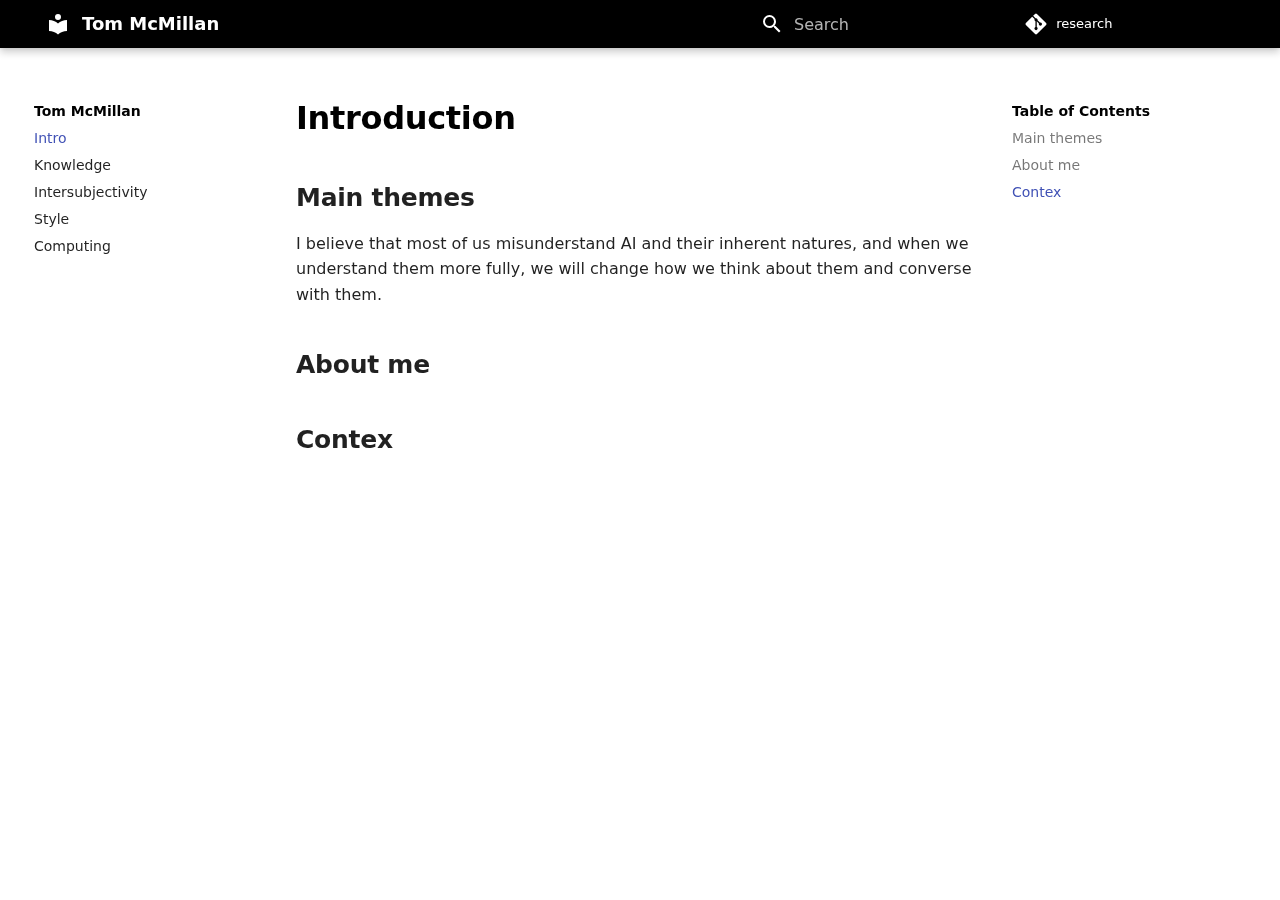
<file: index.html>
<!doctype html>
<html lang="en" class="no-js">
  <head>
    
      <meta charset="utf-8">
      <meta name="viewport" content="width=device-width,initial-scale=1">
      
      
      
        <link rel="canonical" href="https://tom-mcmillan.github.io/research/">
      
      
      
        <link rel="next" href="knowledge/">
      
      
      <link rel="icon" href="assets/images/favicon.png">
      <meta name="generator" content="mkdocs-1.6.1, mkdocs-material-9.6.14">
    
    
      
        <title>Tom McMillan</title>
      
    
    
      <link rel="stylesheet" href="assets/stylesheets/main.342714a4.min.css">
      
        
        <link rel="stylesheet" href="assets/stylesheets/palette.06af60db.min.css">
      
      


    
    
      
    
    
      
        
        
        <link rel="preconnect" href="https://fonts.gstatic.com" crossorigin>
        <link rel="stylesheet" href="https://fonts.googleapis.com/css?family=Roboto:300,300i,400,400i,700,700i%7CRoboto+Mono:400,400i,700,700i&display=fallback">
        <style>:root{--md-text-font:"Roboto";--md-code-font:"Roboto Mono"}</style>
      
    
    
      <link rel="stylesheet" href="css/custom.css">
    
    <script>__md_scope=new URL(".",location),__md_hash=e=>[...e].reduce(((e,_)=>(e<<5)-e+_.charCodeAt(0)),0),__md_get=(e,_=localStorage,t=__md_scope)=>JSON.parse(_.getItem(t.pathname+"."+e)),__md_set=(e,_,t=localStorage,a=__md_scope)=>{try{t.setItem(a.pathname+"."+e,JSON.stringify(_))}catch(e){}}</script>
    
      

    
    
    
  </head>
  
  
    
    
    
    
    
    <body dir="ltr" data-md-color-scheme="default" data-md-color-primary="#000000" data-md-color-accent="indigo">
  
    
    <input class="md-toggle" data-md-toggle="drawer" type="checkbox" id="__drawer" autocomplete="off">
    <input class="md-toggle" data-md-toggle="search" type="checkbox" id="__search" autocomplete="off">
    <label class="md-overlay" for="__drawer"></label>
    <div data-md-component="skip">
      
        
        <a href="#main-themes" class="md-skip">
          Skip to content
        </a>
      
    </div>
    <div data-md-component="announce">
      
    </div>
    
    
      

  

<header class="md-header md-header--shadow" data-md-component="header">
  <nav class="md-header__inner md-grid" aria-label="Header">
    <a href="." title="Tom McMillan" class="md-header__button md-logo" aria-label="Tom McMillan" data-md-component="logo">
      
  
  <svg xmlns="http://www.w3.org/2000/svg" viewBox="0 0 24 24"><path d="M12 8a3 3 0 0 0 3-3 3 3 0 0 0-3-3 3 3 0 0 0-3 3 3 3 0 0 0 3 3m0 3.54C9.64 9.35 6.5 8 3 8v11c3.5 0 6.64 1.35 9 3.54 2.36-2.19 5.5-3.54 9-3.54V8c-3.5 0-6.64 1.35-9 3.54"/></svg>

    </a>
    <label class="md-header__button md-icon" for="__drawer">
      
      <svg xmlns="http://www.w3.org/2000/svg" viewBox="0 0 24 24"><path d="M3 6h18v2H3zm0 5h18v2H3zm0 5h18v2H3z"/></svg>
    </label>
    <div class="md-header__title" data-md-component="header-title">
      <div class="md-header__ellipsis">
        <div class="md-header__topic">
          <span class="md-ellipsis">
            Tom McMillan
          </span>
        </div>
        <div class="md-header__topic" data-md-component="header-topic">
          <span class="md-ellipsis">
            
              Intro
            
          </span>
        </div>
      </div>
    </div>
    
      
    
    
    
    
      
      
        <label class="md-header__button md-icon" for="__search">
          
          <svg xmlns="http://www.w3.org/2000/svg" viewBox="0 0 24 24"><path d="M9.5 3A6.5 6.5 0 0 1 16 9.5c0 1.61-.59 3.09-1.56 4.23l.27.27h.79l5 5-1.5 1.5-5-5v-.79l-.27-.27A6.52 6.52 0 0 1 9.5 16 6.5 6.5 0 0 1 3 9.5 6.5 6.5 0 0 1 9.5 3m0 2C7 5 5 7 5 9.5S7 14 9.5 14 14 12 14 9.5 12 5 9.5 5"/></svg>
        </label>
        <div class="md-search" data-md-component="search" role="dialog">
  <label class="md-search__overlay" for="__search"></label>
  <div class="md-search__inner" role="search">
    <form class="md-search__form" name="search">
      <input type="text" class="md-search__input" name="query" aria-label="Search" placeholder="Search" autocapitalize="off" autocorrect="off" autocomplete="off" spellcheck="false" data-md-component="search-query" required>
      <label class="md-search__icon md-icon" for="__search">
        
        <svg xmlns="http://www.w3.org/2000/svg" viewBox="0 0 24 24"><path d="M9.5 3A6.5 6.5 0 0 1 16 9.5c0 1.61-.59 3.09-1.56 4.23l.27.27h.79l5 5-1.5 1.5-5-5v-.79l-.27-.27A6.52 6.52 0 0 1 9.5 16 6.5 6.5 0 0 1 3 9.5 6.5 6.5 0 0 1 9.5 3m0 2C7 5 5 7 5 9.5S7 14 9.5 14 14 12 14 9.5 12 5 9.5 5"/></svg>
        
        <svg xmlns="http://www.w3.org/2000/svg" viewBox="0 0 24 24"><path d="M20 11v2H8l5.5 5.5-1.42 1.42L4.16 12l7.92-7.92L13.5 5.5 8 11z"/></svg>
      </label>
      <nav class="md-search__options" aria-label="Search">
        
        <button type="reset" class="md-search__icon md-icon" title="Clear" aria-label="Clear" tabindex="-1">
          
          <svg xmlns="http://www.w3.org/2000/svg" viewBox="0 0 24 24"><path d="M19 6.41 17.59 5 12 10.59 6.41 5 5 6.41 10.59 12 5 17.59 6.41 19 12 13.41 17.59 19 19 17.59 13.41 12z"/></svg>
        </button>
      </nav>
      
        <div class="md-search__suggest" data-md-component="search-suggest"></div>
      
    </form>
    <div class="md-search__output">
      <div class="md-search__scrollwrap" tabindex="0" data-md-scrollfix>
        <div class="md-search-result" data-md-component="search-result">
          <div class="md-search-result__meta">
            Initializing search
          </div>
          <ol class="md-search-result__list" role="presentation"></ol>
        </div>
      </div>
    </div>
  </div>
</div>
      
    
    
      <div class="md-header__source">
        <a href="https://github.com/tom-mcmillan/research" title="Go to repository" class="md-source" data-md-component="source">
  <div class="md-source__icon md-icon">
    
    <svg xmlns="http://www.w3.org/2000/svg" viewBox="0 0 448 512"><!--! Font Awesome Free 6.7.2 by @fontawesome - https://fontawesome.com License - https://fontawesome.com/license/free (Icons: CC BY 4.0, Fonts: SIL OFL 1.1, Code: MIT License) Copyright 2024 Fonticons, Inc.--><path d="M439.55 236.05 244 40.45a28.87 28.87 0 0 0-40.81 0l-40.66 40.63 51.52 51.52c27.06-9.14 52.68 16.77 43.39 43.68l49.66 49.66c34.23-11.8 61.18 31 35.47 56.69-26.49 26.49-70.21-2.87-56-37.34L240.22 199v121.85c25.3 12.54 22.26 41.85 9.08 55a34.34 34.34 0 0 1-48.55 0c-17.57-17.6-11.07-46.91 11.25-56v-123c-20.8-8.51-24.6-30.74-18.64-45L142.57 101 8.45 235.14a28.86 28.86 0 0 0 0 40.81l195.61 195.6a28.86 28.86 0 0 0 40.8 0l194.69-194.69a28.86 28.86 0 0 0 0-40.81"/></svg>
  </div>
  <div class="md-source__repository">
    research
  </div>
</a>
      </div>
    
  </nav>
  
</header>
    
    <div class="md-container" data-md-component="container">
      
      
        
          
        
      
      <main class="md-main" data-md-component="main">
        <div class="md-main__inner md-grid">
          
            
              
              <div class="md-sidebar md-sidebar--primary" data-md-component="sidebar" data-md-type="navigation" >
                <div class="md-sidebar__scrollwrap">
                  <div class="md-sidebar__inner">
                    



<nav class="md-nav md-nav--primary" aria-label="Navigation" data-md-level="0">
  <label class="md-nav__title" for="__drawer">
    <a href="." title="Tom McMillan" class="md-nav__button md-logo" aria-label="Tom McMillan" data-md-component="logo">
      
  
  <svg xmlns="http://www.w3.org/2000/svg" viewBox="0 0 24 24"><path d="M12 8a3 3 0 0 0 3-3 3 3 0 0 0-3-3 3 3 0 0 0-3 3 3 3 0 0 0 3 3m0 3.54C9.64 9.35 6.5 8 3 8v11c3.5 0 6.64 1.35 9 3.54 2.36-2.19 5.5-3.54 9-3.54V8c-3.5 0-6.64 1.35-9 3.54"/></svg>

    </a>
    Tom McMillan
  </label>
  
    <div class="md-nav__source">
      <a href="https://github.com/tom-mcmillan/research" title="Go to repository" class="md-source" data-md-component="source">
  <div class="md-source__icon md-icon">
    
    <svg xmlns="http://www.w3.org/2000/svg" viewBox="0 0 448 512"><!--! Font Awesome Free 6.7.2 by @fontawesome - https://fontawesome.com License - https://fontawesome.com/license/free (Icons: CC BY 4.0, Fonts: SIL OFL 1.1, Code: MIT License) Copyright 2024 Fonticons, Inc.--><path d="M439.55 236.05 244 40.45a28.87 28.87 0 0 0-40.81 0l-40.66 40.63 51.52 51.52c27.06-9.14 52.68 16.77 43.39 43.68l49.66 49.66c34.23-11.8 61.18 31 35.47 56.69-26.49 26.49-70.21-2.87-56-37.34L240.22 199v121.85c25.3 12.54 22.26 41.85 9.08 55a34.34 34.34 0 0 1-48.55 0c-17.57-17.6-11.07-46.91 11.25-56v-123c-20.8-8.51-24.6-30.74-18.64-45L142.57 101 8.45 235.14a28.86 28.86 0 0 0 0 40.81l195.61 195.6a28.86 28.86 0 0 0 40.8 0l194.69-194.69a28.86 28.86 0 0 0 0-40.81"/></svg>
  </div>
  <div class="md-source__repository">
    research
  </div>
</a>
    </div>
  
  <ul class="md-nav__list" data-md-scrollfix>
    
      
      
  
  
    
  
  
  
    <li class="md-nav__item md-nav__item--active">
      
      <input class="md-nav__toggle md-toggle" type="checkbox" id="__toc">
      
      
      
        <label class="md-nav__link md-nav__link--active" for="__toc">
          
  
  
  <span class="md-ellipsis">
    Intro
    
  </span>
  

          <span class="md-nav__icon md-icon"></span>
        </label>
      
      <a href="." class="md-nav__link md-nav__link--active">
        
  
  
  <span class="md-ellipsis">
    Intro
    
  </span>
  

      </a>
      
        

  

<nav class="md-nav md-nav--secondary" aria-label="Table of Contents">
  
  
  
  
    <label class="md-nav__title" for="__toc">
      <span class="md-nav__icon md-icon"></span>
      Table of Contents
    </label>
    <ul class="md-nav__list" data-md-component="toc" data-md-scrollfix>
      
        <li class="md-nav__item">
  <a href="#main-themes" class="md-nav__link">
    <span class="md-ellipsis">
      Main themes
    </span>
  </a>
  
</li>
      
        <li class="md-nav__item">
  <a href="#about-me" class="md-nav__link">
    <span class="md-ellipsis">
      About me
    </span>
  </a>
  
</li>
      
        <li class="md-nav__item">
  <a href="#contex" class="md-nav__link">
    <span class="md-ellipsis">
      Contex
    </span>
  </a>
  
</li>
      
    </ul>
  
</nav>
      
    </li>
  

    
      
      
  
  
  
  
    <li class="md-nav__item">
      <a href="knowledge/" class="md-nav__link">
        
  
  
  <span class="md-ellipsis">
    Knowledge
    
  </span>
  

      </a>
    </li>
  

    
      
      
  
  
  
  
    <li class="md-nav__item">
      <a href="intersubjectivity/" class="md-nav__link">
        
  
  
  <span class="md-ellipsis">
    Intersubjectivity
    
  </span>
  

      </a>
    </li>
  

    
      
      
  
  
  
  
    <li class="md-nav__item">
      <a href="style/" class="md-nav__link">
        
  
  
  <span class="md-ellipsis">
    Style
    
  </span>
  

      </a>
    </li>
  

    
      
      
  
  
  
  
    <li class="md-nav__item">
      <a href="computing/" class="md-nav__link">
        
  
  
  <span class="md-ellipsis">
    Computing
    
  </span>
  

      </a>
    </li>
  

    
  </ul>
</nav>
                  </div>
                </div>
              </div>
            
            
              
              <div class="md-sidebar md-sidebar--secondary" data-md-component="sidebar" data-md-type="toc" >
                <div class="md-sidebar__scrollwrap">
                  <div class="md-sidebar__inner">
                    

  

<nav class="md-nav md-nav--secondary" aria-label="Table of Contents">
  
  
  
  
    <label class="md-nav__title" for="__toc">
      <span class="md-nav__icon md-icon"></span>
      Table of Contents
    </label>
    <ul class="md-nav__list" data-md-component="toc" data-md-scrollfix>
      
        <li class="md-nav__item">
  <a href="#main-themes" class="md-nav__link">
    <span class="md-ellipsis">
      Main themes
    </span>
  </a>
  
</li>
      
        <li class="md-nav__item">
  <a href="#about-me" class="md-nav__link">
    <span class="md-ellipsis">
      About me
    </span>
  </a>
  
</li>
      
        <li class="md-nav__item">
  <a href="#contex" class="md-nav__link">
    <span class="md-ellipsis">
      Contex
    </span>
  </a>
  
</li>
      
    </ul>
  
</nav>
                  </div>
                </div>
              </div>
            
          
          
            <div class="md-content" data-md-component="content">
              <article class="md-content__inner md-typeset">
                
                  


  
  


<h1 id="introduction">Introduction<a class="headerlink" href="#introduction" title="Permanent link">&para;</a></h1>
<h2 id="main-themes">Main themes<a class="headerlink" href="#main-themes" title="Permanent link">&para;</a></h2>
<p>I believe that most of us misunderstand AI and their inherent natures, and when we understand them more fully, we will change how we think about them and converse with them.</p>
<h2 id="about-me">About me<a class="headerlink" href="#about-me" title="Permanent link">&para;</a></h2>
<h2 id="contex">Contex<a class="headerlink" href="#contex" title="Permanent link">&para;</a></h2>












                
              </article>
            </div>
          
          
<script>var target=document.getElementById(location.hash.slice(1));target&&target.name&&(target.checked=target.name.startsWith("__tabbed_"))</script>
        </div>
        
      </main>
      
        <footer class="md-footer">
  
  <div class="md-footer-meta md-typeset">
    <div class="md-footer-meta__inner md-grid">
      <div class="md-copyright">
  
  
    Made with
    <a href="https://squidfunk.github.io/mkdocs-material/" target="_blank" rel="noopener">
      Material for MkDocs
    </a>
  
</div>
      
    </div>
  </div>
</footer>
      
    </div>
    <div class="md-dialog" data-md-component="dialog">
      <div class="md-dialog__inner md-typeset"></div>
    </div>
    
    
    
      
      <script id="__config" type="application/json">{"base": ".", "features": ["navigation.expand", "navigation.instant", "toc.following", "search.highlight", "search.suggest", "content.code.copy"], "search": "assets/javascripts/workers/search.d50fe291.min.js", "tags": null, "translations": {"clipboard.copied": "Copied to clipboard", "clipboard.copy": "Copy to clipboard", "search.result.more.one": "1 more on this page", "search.result.more.other": "# more on this page", "search.result.none": "No matching documents", "search.result.one": "1 matching document", "search.result.other": "# matching documents", "search.result.placeholder": "Type to start searching", "search.result.term.missing": "Missing", "select.version": "Select version"}, "version": null}</script>
    
    
      <script src="assets/javascripts/bundle.13a4f30d.min.js"></script>
      
    
  </body>
</html>
</file>
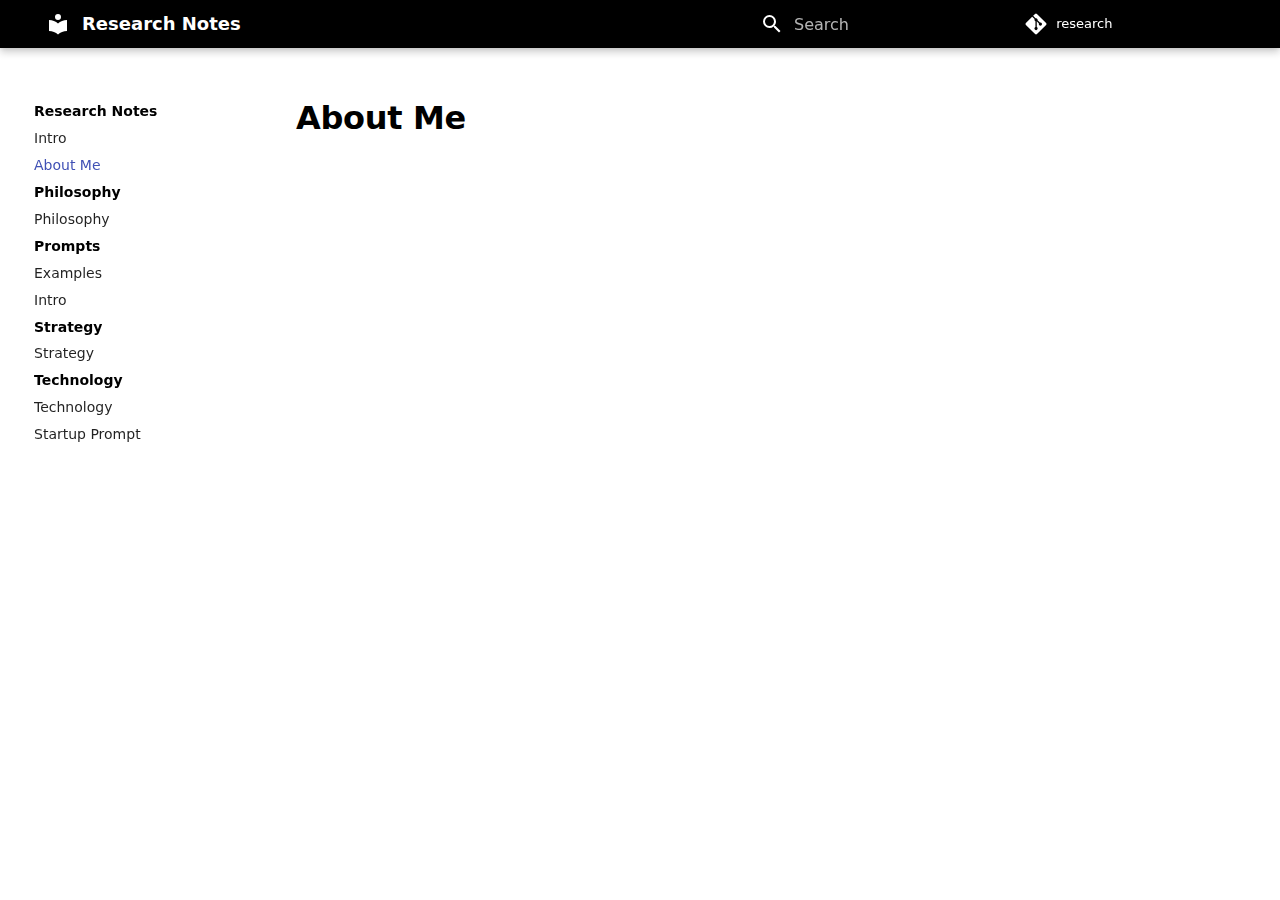
<file: About-me/index.html>
<!doctype html>
<html lang="en" class="no-js">
  <head>
    
      <meta charset="utf-8">
      <meta name="viewport" content="width=device-width,initial-scale=1">
      
      
      
        <link rel="canonical" href="https://tom-mcmillan.github.io/research/About-me/">
      
      
        <link rel="prev" href="..">
      
      
        <link rel="next" href="../philosophy/">
      
      
      <link rel="icon" href="../assets/images/favicon.png">
      <meta name="generator" content="mkdocs-1.6.1, mkdocs-material-9.6.14">
    
    
      
        <title>About Me - Research Notes</title>
      
    
    
      <link rel="stylesheet" href="../assets/stylesheets/main.342714a4.min.css">
      
        
        <link rel="stylesheet" href="../assets/stylesheets/palette.06af60db.min.css">
      
      


    
    
      
    
    
      
        
        
        <link rel="preconnect" href="https://fonts.gstatic.com" crossorigin>
        <link rel="stylesheet" href="https://fonts.googleapis.com/css?family=Roboto:300,300i,400,400i,700,700i%7CRoboto+Mono:400,400i,700,700i&display=fallback">
        <style>:root{--md-text-font:"Roboto";--md-code-font:"Roboto Mono"}</style>
      
    
    
      <link rel="stylesheet" href="../css/custom.css">
    
    <script>__md_scope=new URL("..",location),__md_hash=e=>[...e].reduce(((e,_)=>(e<<5)-e+_.charCodeAt(0)),0),__md_get=(e,_=localStorage,t=__md_scope)=>JSON.parse(_.getItem(t.pathname+"."+e)),__md_set=(e,_,t=localStorage,a=__md_scope)=>{try{t.setItem(a.pathname+"."+e,JSON.stringify(_))}catch(e){}}</script>
    
      

    
    
    
  </head>
  
  
    
    
    
    
    
    <body dir="ltr" data-md-color-scheme="default" data-md-color-primary="#000000" data-md-color-accent="indigo">
  
    
    <input class="md-toggle" data-md-toggle="drawer" type="checkbox" id="__drawer" autocomplete="off">
    <input class="md-toggle" data-md-toggle="search" type="checkbox" id="__search" autocomplete="off">
    <label class="md-overlay" for="__drawer"></label>
    <div data-md-component="skip">
      
    </div>
    <div data-md-component="announce">
      
    </div>
    
    
      

  

<header class="md-header md-header--shadow" data-md-component="header">
  <nav class="md-header__inner md-grid" aria-label="Header">
    <a href=".." title="Research Notes" class="md-header__button md-logo" aria-label="Research Notes" data-md-component="logo">
      
  
  <svg xmlns="http://www.w3.org/2000/svg" viewBox="0 0 24 24"><path d="M12 8a3 3 0 0 0 3-3 3 3 0 0 0-3-3 3 3 0 0 0-3 3 3 3 0 0 0 3 3m0 3.54C9.64 9.35 6.5 8 3 8v11c3.5 0 6.64 1.35 9 3.54 2.36-2.19 5.5-3.54 9-3.54V8c-3.5 0-6.64 1.35-9 3.54"/></svg>

    </a>
    <label class="md-header__button md-icon" for="__drawer">
      
      <svg xmlns="http://www.w3.org/2000/svg" viewBox="0 0 24 24"><path d="M3 6h18v2H3zm0 5h18v2H3zm0 5h18v2H3z"/></svg>
    </label>
    <div class="md-header__title" data-md-component="header-title">
      <div class="md-header__ellipsis">
        <div class="md-header__topic">
          <span class="md-ellipsis">
            Research Notes
          </span>
        </div>
        <div class="md-header__topic" data-md-component="header-topic">
          <span class="md-ellipsis">
            
              About Me
            
          </span>
        </div>
      </div>
    </div>
    
      
    
    
    
    
      
      
        <label class="md-header__button md-icon" for="__search">
          
          <svg xmlns="http://www.w3.org/2000/svg" viewBox="0 0 24 24"><path d="M9.5 3A6.5 6.5 0 0 1 16 9.5c0 1.61-.59 3.09-1.56 4.23l.27.27h.79l5 5-1.5 1.5-5-5v-.79l-.27-.27A6.52 6.52 0 0 1 9.5 16 6.5 6.5 0 0 1 3 9.5 6.5 6.5 0 0 1 9.5 3m0 2C7 5 5 7 5 9.5S7 14 9.5 14 14 12 14 9.5 12 5 9.5 5"/></svg>
        </label>
        <div class="md-search" data-md-component="search" role="dialog">
  <label class="md-search__overlay" for="__search"></label>
  <div class="md-search__inner" role="search">
    <form class="md-search__form" name="search">
      <input type="text" class="md-search__input" name="query" aria-label="Search" placeholder="Search" autocapitalize="off" autocorrect="off" autocomplete="off" spellcheck="false" data-md-component="search-query" required>
      <label class="md-search__icon md-icon" for="__search">
        
        <svg xmlns="http://www.w3.org/2000/svg" viewBox="0 0 24 24"><path d="M9.5 3A6.5 6.5 0 0 1 16 9.5c0 1.61-.59 3.09-1.56 4.23l.27.27h.79l5 5-1.5 1.5-5-5v-.79l-.27-.27A6.52 6.52 0 0 1 9.5 16 6.5 6.5 0 0 1 3 9.5 6.5 6.5 0 0 1 9.5 3m0 2C7 5 5 7 5 9.5S7 14 9.5 14 14 12 14 9.5 12 5 9.5 5"/></svg>
        
        <svg xmlns="http://www.w3.org/2000/svg" viewBox="0 0 24 24"><path d="M20 11v2H8l5.5 5.5-1.42 1.42L4.16 12l7.92-7.92L13.5 5.5 8 11z"/></svg>
      </label>
      <nav class="md-search__options" aria-label="Search">
        
        <button type="reset" class="md-search__icon md-icon" title="Clear" aria-label="Clear" tabindex="-1">
          
          <svg xmlns="http://www.w3.org/2000/svg" viewBox="0 0 24 24"><path d="M19 6.41 17.59 5 12 10.59 6.41 5 5 6.41 10.59 12 5 17.59 6.41 19 12 13.41 17.59 19 19 17.59 13.41 12z"/></svg>
        </button>
      </nav>
      
        <div class="md-search__suggest" data-md-component="search-suggest"></div>
      
    </form>
    <div class="md-search__output">
      <div class="md-search__scrollwrap" tabindex="0" data-md-scrollfix>
        <div class="md-search-result" data-md-component="search-result">
          <div class="md-search-result__meta">
            Initializing search
          </div>
          <ol class="md-search-result__list" role="presentation"></ol>
        </div>
      </div>
    </div>
  </div>
</div>
      
    
    
      <div class="md-header__source">
        <a href="https://github.com/tom-mcmillan/research" title="Go to repository" class="md-source" data-md-component="source">
  <div class="md-source__icon md-icon">
    
    <svg xmlns="http://www.w3.org/2000/svg" viewBox="0 0 448 512"><!--! Font Awesome Free 6.7.2 by @fontawesome - https://fontawesome.com License - https://fontawesome.com/license/free (Icons: CC BY 4.0, Fonts: SIL OFL 1.1, Code: MIT License) Copyright 2024 Fonticons, Inc.--><path d="M439.55 236.05 244 40.45a28.87 28.87 0 0 0-40.81 0l-40.66 40.63 51.52 51.52c27.06-9.14 52.68 16.77 43.39 43.68l49.66 49.66c34.23-11.8 61.18 31 35.47 56.69-26.49 26.49-70.21-2.87-56-37.34L240.22 199v121.85c25.3 12.54 22.26 41.85 9.08 55a34.34 34.34 0 0 1-48.55 0c-17.57-17.6-11.07-46.91 11.25-56v-123c-20.8-8.51-24.6-30.74-18.64-45L142.57 101 8.45 235.14a28.86 28.86 0 0 0 0 40.81l195.61 195.6a28.86 28.86 0 0 0 40.8 0l194.69-194.69a28.86 28.86 0 0 0 0-40.81"/></svg>
  </div>
  <div class="md-source__repository">
    research
  </div>
</a>
      </div>
    
  </nav>
  
</header>
    
    <div class="md-container" data-md-component="container">
      
      
        
          
        
      
      <main class="md-main" data-md-component="main">
        <div class="md-main__inner md-grid">
          
            
              
              <div class="md-sidebar md-sidebar--primary" data-md-component="sidebar" data-md-type="navigation" >
                <div class="md-sidebar__scrollwrap">
                  <div class="md-sidebar__inner">
                    



<nav class="md-nav md-nav--primary" aria-label="Navigation" data-md-level="0">
  <label class="md-nav__title" for="__drawer">
    <a href=".." title="Research Notes" class="md-nav__button md-logo" aria-label="Research Notes" data-md-component="logo">
      
  
  <svg xmlns="http://www.w3.org/2000/svg" viewBox="0 0 24 24"><path d="M12 8a3 3 0 0 0 3-3 3 3 0 0 0-3-3 3 3 0 0 0-3 3 3 3 0 0 0 3 3m0 3.54C9.64 9.35 6.5 8 3 8v11c3.5 0 6.64 1.35 9 3.54 2.36-2.19 5.5-3.54 9-3.54V8c-3.5 0-6.64 1.35-9 3.54"/></svg>

    </a>
    Research Notes
  </label>
  
    <div class="md-nav__source">
      <a href="https://github.com/tom-mcmillan/research" title="Go to repository" class="md-source" data-md-component="source">
  <div class="md-source__icon md-icon">
    
    <svg xmlns="http://www.w3.org/2000/svg" viewBox="0 0 448 512"><!--! Font Awesome Free 6.7.2 by @fontawesome - https://fontawesome.com License - https://fontawesome.com/license/free (Icons: CC BY 4.0, Fonts: SIL OFL 1.1, Code: MIT License) Copyright 2024 Fonticons, Inc.--><path d="M439.55 236.05 244 40.45a28.87 28.87 0 0 0-40.81 0l-40.66 40.63 51.52 51.52c27.06-9.14 52.68 16.77 43.39 43.68l49.66 49.66c34.23-11.8 61.18 31 35.47 56.69-26.49 26.49-70.21-2.87-56-37.34L240.22 199v121.85c25.3 12.54 22.26 41.85 9.08 55a34.34 34.34 0 0 1-48.55 0c-17.57-17.6-11.07-46.91 11.25-56v-123c-20.8-8.51-24.6-30.74-18.64-45L142.57 101 8.45 235.14a28.86 28.86 0 0 0 0 40.81l195.61 195.6a28.86 28.86 0 0 0 40.8 0l194.69-194.69a28.86 28.86 0 0 0 0-40.81"/></svg>
  </div>
  <div class="md-source__repository">
    research
  </div>
</a>
    </div>
  
  <ul class="md-nav__list" data-md-scrollfix>
    
      
      
  
  
  
  
    <li class="md-nav__item">
      <a href=".." class="md-nav__link">
        
  
  
  <span class="md-ellipsis">
    Intro
    
  </span>
  

      </a>
    </li>
  

    
      
      
  
  
    
  
  
  
    <li class="md-nav__item md-nav__item--active">
      
      <input class="md-nav__toggle md-toggle" type="checkbox" id="__toc">
      
      
      
      <a href="./" class="md-nav__link md-nav__link--active">
        
  
  
  <span class="md-ellipsis">
    About Me
    
  </span>
  

      </a>
      
    </li>
  

    
      
      
  
  
  
  
    
    
    
    
    
    <li class="md-nav__item md-nav__item--nested">
      
        
        
          
        
        <input class="md-nav__toggle md-toggle md-toggle--indeterminate" type="checkbox" id="__nav_3" >
        
          
          <label class="md-nav__link" for="__nav_3" id="__nav_3_label" tabindex="0">
            
  
  
  <span class="md-ellipsis">
    Philosophy
    
  </span>
  

            <span class="md-nav__icon md-icon"></span>
          </label>
        
        <nav class="md-nav" data-md-level="1" aria-labelledby="__nav_3_label" aria-expanded="false">
          <label class="md-nav__title" for="__nav_3">
            <span class="md-nav__icon md-icon"></span>
            Philosophy
          </label>
          <ul class="md-nav__list" data-md-scrollfix>
            
              
                
  
  
  
  
    <li class="md-nav__item">
      <a href="../philosophy/" class="md-nav__link">
        
  
  
  <span class="md-ellipsis">
    Philosophy
    
  </span>
  

      </a>
    </li>
  

              
            
          </ul>
        </nav>
      
    </li>
  

    
      
      
  
  
  
  
    
    
    
    
    
    <li class="md-nav__item md-nav__item--nested">
      
        
        
          
        
        <input class="md-nav__toggle md-toggle md-toggle--indeterminate" type="checkbox" id="__nav_4" >
        
          
          <label class="md-nav__link" for="__nav_4" id="__nav_4_label" tabindex="0">
            
  
  
  <span class="md-ellipsis">
    Prompts
    
  </span>
  

            <span class="md-nav__icon md-icon"></span>
          </label>
        
        <nav class="md-nav" data-md-level="1" aria-labelledby="__nav_4_label" aria-expanded="false">
          <label class="md-nav__title" for="__nav_4">
            <span class="md-nav__icon md-icon"></span>
            Prompts
          </label>
          <ul class="md-nav__list" data-md-scrollfix>
            
              
                
  
  
  
  
    <li class="md-nav__item">
      <a href="../prompts/examples/" class="md-nav__link">
        
  
  
  <span class="md-ellipsis">
    Examples
    
  </span>
  

      </a>
    </li>
  

              
            
              
                
  
  
  
  
    <li class="md-nav__item">
      <a href="../prompts/Intro/" class="md-nav__link">
        
  
  
  <span class="md-ellipsis">
    Intro
    
  </span>
  

      </a>
    </li>
  

              
            
          </ul>
        </nav>
      
    </li>
  

    
      
      
  
  
  
  
    
    
    
    
    
    <li class="md-nav__item md-nav__item--nested">
      
        
        
          
        
        <input class="md-nav__toggle md-toggle md-toggle--indeterminate" type="checkbox" id="__nav_5" >
        
          
          <label class="md-nav__link" for="__nav_5" id="__nav_5_label" tabindex="0">
            
  
  
  <span class="md-ellipsis">
    Strategy
    
  </span>
  

            <span class="md-nav__icon md-icon"></span>
          </label>
        
        <nav class="md-nav" data-md-level="1" aria-labelledby="__nav_5_label" aria-expanded="false">
          <label class="md-nav__title" for="__nav_5">
            <span class="md-nav__icon md-icon"></span>
            Strategy
          </label>
          <ul class="md-nav__list" data-md-scrollfix>
            
              
                
  
  
  
  
    <li class="md-nav__item">
      <a href="../strategy/" class="md-nav__link">
        
  
  
  <span class="md-ellipsis">
    Strategy
    
  </span>
  

      </a>
    </li>
  

              
            
          </ul>
        </nav>
      
    </li>
  

    
      
      
  
  
  
  
    
    
    
    
    
    <li class="md-nav__item md-nav__item--nested">
      
        
        
          
        
        <input class="md-nav__toggle md-toggle md-toggle--indeterminate" type="checkbox" id="__nav_6" >
        
          
          <label class="md-nav__link" for="__nav_6" id="__nav_6_label" tabindex="0">
            
  
  
  <span class="md-ellipsis">
    Technology
    
  </span>
  

            <span class="md-nav__icon md-icon"></span>
          </label>
        
        <nav class="md-nav" data-md-level="1" aria-labelledby="__nav_6_label" aria-expanded="false">
          <label class="md-nav__title" for="__nav_6">
            <span class="md-nav__icon md-icon"></span>
            Technology
          </label>
          <ul class="md-nav__list" data-md-scrollfix>
            
              
                
  
  
  
  
    <li class="md-nav__item">
      <a href="../technology/" class="md-nav__link">
        
  
  
  <span class="md-ellipsis">
    Technology
    
  </span>
  

      </a>
    </li>
  

              
            
              
                
  
  
  
  
    <li class="md-nav__item">
      <a href="../technology/LLMs_all_the_way_down/" class="md-nav__link">
        
  
  
  <span class="md-ellipsis">
    Startup Prompt
    
  </span>
  

      </a>
    </li>
  

              
            
          </ul>
        </nav>
      
    </li>
  

    
  </ul>
</nav>
                  </div>
                </div>
              </div>
            
            
              
              <div class="md-sidebar md-sidebar--secondary" data-md-component="sidebar" data-md-type="toc" >
                <div class="md-sidebar__scrollwrap">
                  <div class="md-sidebar__inner">
                    

  

<nav class="md-nav md-nav--secondary" aria-label="Table of Contents">
  
  
  
  
</nav>
                  </div>
                </div>
              </div>
            
          
          
            <div class="md-content" data-md-component="content">
              <article class="md-content__inner md-typeset">
                
                  


  
  


<h1 id="about-me">About Me<a class="headerlink" href="#about-me" title="Permanent link">&para;</a></h1>












                
              </article>
            </div>
          
          
<script>var target=document.getElementById(location.hash.slice(1));target&&target.name&&(target.checked=target.name.startsWith("__tabbed_"))</script>
        </div>
        
      </main>
      
        <footer class="md-footer">
  
  <div class="md-footer-meta md-typeset">
    <div class="md-footer-meta__inner md-grid">
      <div class="md-copyright">
  
  
    Made with
    <a href="https://squidfunk.github.io/mkdocs-material/" target="_blank" rel="noopener">
      Material for MkDocs
    </a>
  
</div>
      
    </div>
  </div>
</footer>
      
    </div>
    <div class="md-dialog" data-md-component="dialog">
      <div class="md-dialog__inner md-typeset"></div>
    </div>
    
    
    
      
      <script id="__config" type="application/json">{"base": "..", "features": ["navigation.expand", "navigation.instant", "toc.following", "search.highlight", "search.suggest", "content.code.copy"], "search": "../assets/javascripts/workers/search.d50fe291.min.js", "tags": null, "translations": {"clipboard.copied": "Copied to clipboard", "clipboard.copy": "Copy to clipboard", "search.result.more.one": "1 more on this page", "search.result.more.other": "# more on this page", "search.result.none": "No matching documents", "search.result.one": "1 matching document", "search.result.other": "# matching documents", "search.result.placeholder": "Type to start searching", "search.result.term.missing": "Missing", "select.version": "Select version"}, "version": null}</script>
    
    
      <script src="../assets/javascripts/bundle.13a4f30d.min.js"></script>
      
    
  </body>
</html>
</file>
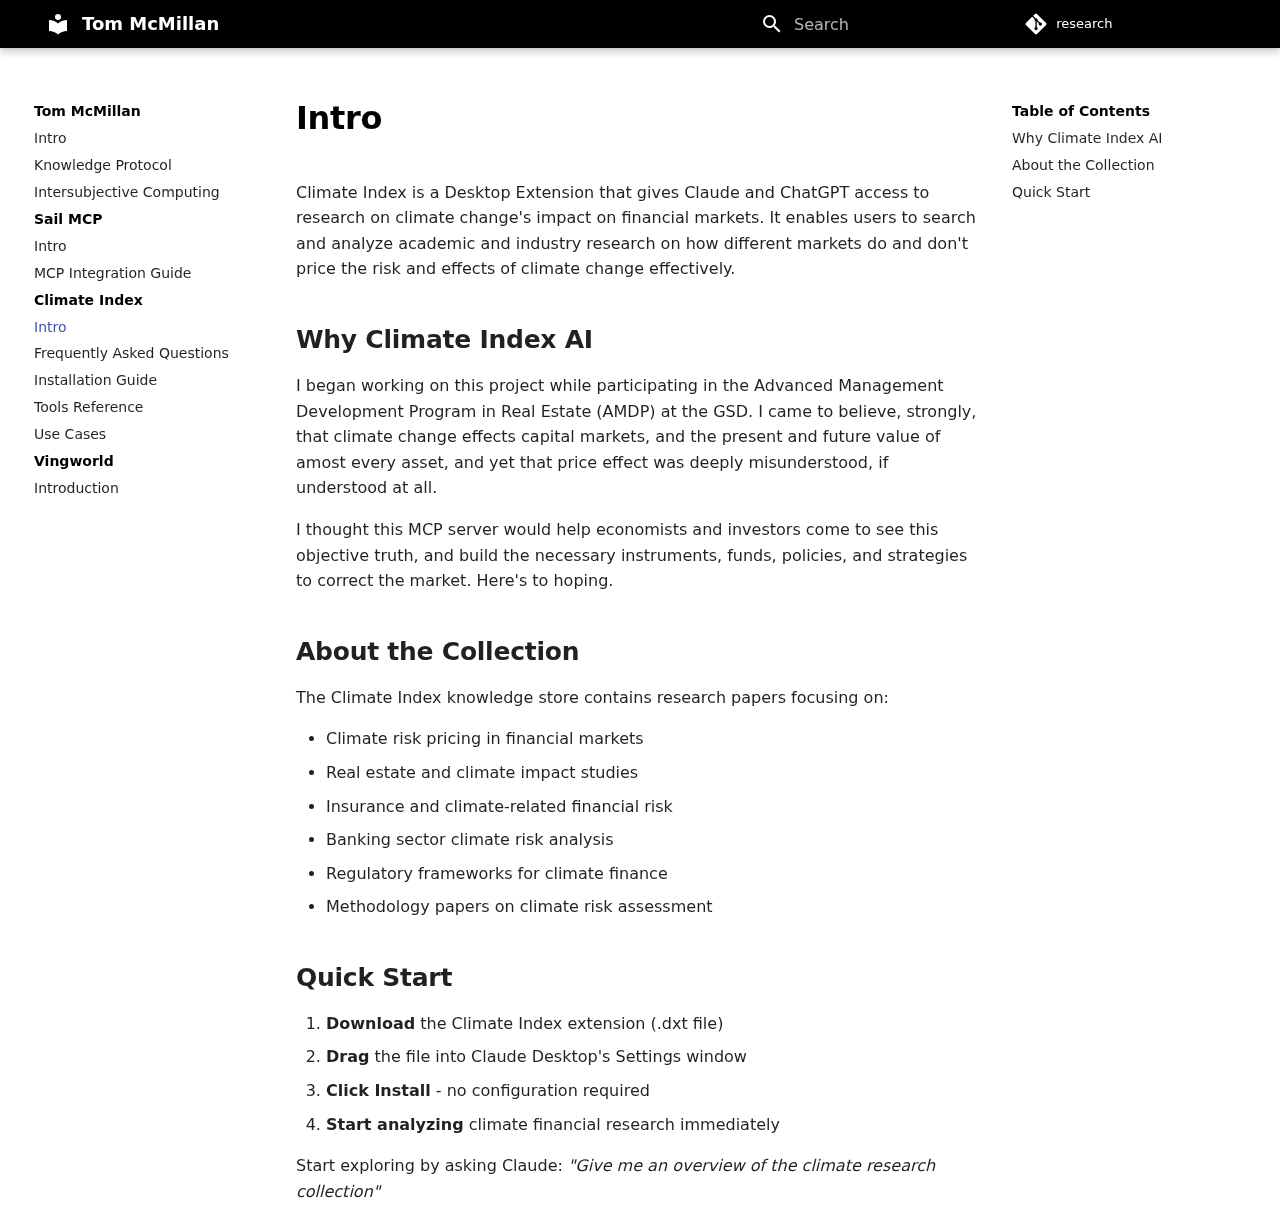
<file: climate-index/index.html>
<!doctype html>
<html lang="en" class="no-js">
  <head>
    
      <meta charset="utf-8">
      <meta name="viewport" content="width=device-width,initial-scale=1">
      
      
      
        <link rel="canonical" href="https://tom-mcmillan.github.io/research/climate-index/">
      
      
        <link rel="prev" href="../sail-mcp/MCP-INTEGRATION/">
      
      
        <link rel="next" href="faq/">
      
      
      <link rel="icon" href="../assets/images/favicon.png">
      <meta name="generator" content="mkdocs-1.6.1, mkdocs-material-9.6.14">
    
    
      
        <title>Intro - Tom McMillan</title>
      
    
    
      <link rel="stylesheet" href="../assets/stylesheets/main.342714a4.min.css">
      
        
        <link rel="stylesheet" href="../assets/stylesheets/palette.06af60db.min.css">
      
      


    
    
      
    
    
      
        
        
        <link rel="preconnect" href="https://fonts.gstatic.com" crossorigin>
        <link rel="stylesheet" href="https://fonts.googleapis.com/css?family=Roboto:300,300i,400,400i,700,700i%7CRoboto+Mono:400,400i,700,700i&display=fallback">
        <style>:root{--md-text-font:"Roboto";--md-code-font:"Roboto Mono"}</style>
      
    
    
      <link rel="stylesheet" href="../css/custom.css">
    
    <script>__md_scope=new URL("..",location),__md_hash=e=>[...e].reduce(((e,_)=>(e<<5)-e+_.charCodeAt(0)),0),__md_get=(e,_=localStorage,t=__md_scope)=>JSON.parse(_.getItem(t.pathname+"."+e)),__md_set=(e,_,t=localStorage,a=__md_scope)=>{try{t.setItem(a.pathname+"."+e,JSON.stringify(_))}catch(e){}}</script>
    
      

    
    
    
  </head>
  
  
    
    
    
    
    
    <body dir="ltr" data-md-color-scheme="default" data-md-color-primary="#000000" data-md-color-accent="indigo">
  
    
    <input class="md-toggle" data-md-toggle="drawer" type="checkbox" id="__drawer" autocomplete="off">
    <input class="md-toggle" data-md-toggle="search" type="checkbox" id="__search" autocomplete="off">
    <label class="md-overlay" for="__drawer"></label>
    <div data-md-component="skip">
      
        
        <a href="#why-climate-index-ai" class="md-skip">
          Skip to content
        </a>
      
    </div>
    <div data-md-component="announce">
      
    </div>
    
    
      

  

<header class="md-header md-header--shadow" data-md-component="header">
  <nav class="md-header__inner md-grid" aria-label="Header">
    <a href=".." title="Tom McMillan" class="md-header__button md-logo" aria-label="Tom McMillan" data-md-component="logo">
      
  
  <svg xmlns="http://www.w3.org/2000/svg" viewBox="0 0 24 24"><path d="M12 8a3 3 0 0 0 3-3 3 3 0 0 0-3-3 3 3 0 0 0-3 3 3 3 0 0 0 3 3m0 3.54C9.64 9.35 6.5 8 3 8v11c3.5 0 6.64 1.35 9 3.54 2.36-2.19 5.5-3.54 9-3.54V8c-3.5 0-6.64 1.35-9 3.54"/></svg>

    </a>
    <label class="md-header__button md-icon" for="__drawer">
      
      <svg xmlns="http://www.w3.org/2000/svg" viewBox="0 0 24 24"><path d="M3 6h18v2H3zm0 5h18v2H3zm0 5h18v2H3z"/></svg>
    </label>
    <div class="md-header__title" data-md-component="header-title">
      <div class="md-header__ellipsis">
        <div class="md-header__topic">
          <span class="md-ellipsis">
            Tom McMillan
          </span>
        </div>
        <div class="md-header__topic" data-md-component="header-topic">
          <span class="md-ellipsis">
            
              Intro
            
          </span>
        </div>
      </div>
    </div>
    
      
    
    
    
    
      
      
        <label class="md-header__button md-icon" for="__search">
          
          <svg xmlns="http://www.w3.org/2000/svg" viewBox="0 0 24 24"><path d="M9.5 3A6.5 6.5 0 0 1 16 9.5c0 1.61-.59 3.09-1.56 4.23l.27.27h.79l5 5-1.5 1.5-5-5v-.79l-.27-.27A6.52 6.52 0 0 1 9.5 16 6.5 6.5 0 0 1 3 9.5 6.5 6.5 0 0 1 9.5 3m0 2C7 5 5 7 5 9.5S7 14 9.5 14 14 12 14 9.5 12 5 9.5 5"/></svg>
        </label>
        <div class="md-search" data-md-component="search" role="dialog">
  <label class="md-search__overlay" for="__search"></label>
  <div class="md-search__inner" role="search">
    <form class="md-search__form" name="search">
      <input type="text" class="md-search__input" name="query" aria-label="Search" placeholder="Search" autocapitalize="off" autocorrect="off" autocomplete="off" spellcheck="false" data-md-component="search-query" required>
      <label class="md-search__icon md-icon" for="__search">
        
        <svg xmlns="http://www.w3.org/2000/svg" viewBox="0 0 24 24"><path d="M9.5 3A6.5 6.5 0 0 1 16 9.5c0 1.61-.59 3.09-1.56 4.23l.27.27h.79l5 5-1.5 1.5-5-5v-.79l-.27-.27A6.52 6.52 0 0 1 9.5 16 6.5 6.5 0 0 1 3 9.5 6.5 6.5 0 0 1 9.5 3m0 2C7 5 5 7 5 9.5S7 14 9.5 14 14 12 14 9.5 12 5 9.5 5"/></svg>
        
        <svg xmlns="http://www.w3.org/2000/svg" viewBox="0 0 24 24"><path d="M20 11v2H8l5.5 5.5-1.42 1.42L4.16 12l7.92-7.92L13.5 5.5 8 11z"/></svg>
      </label>
      <nav class="md-search__options" aria-label="Search">
        
        <button type="reset" class="md-search__icon md-icon" title="Clear" aria-label="Clear" tabindex="-1">
          
          <svg xmlns="http://www.w3.org/2000/svg" viewBox="0 0 24 24"><path d="M19 6.41 17.59 5 12 10.59 6.41 5 5 6.41 10.59 12 5 17.59 6.41 19 12 13.41 17.59 19 19 17.59 13.41 12z"/></svg>
        </button>
      </nav>
      
        <div class="md-search__suggest" data-md-component="search-suggest"></div>
      
    </form>
    <div class="md-search__output">
      <div class="md-search__scrollwrap" tabindex="0" data-md-scrollfix>
        <div class="md-search-result" data-md-component="search-result">
          <div class="md-search-result__meta">
            Initializing search
          </div>
          <ol class="md-search-result__list" role="presentation"></ol>
        </div>
      </div>
    </div>
  </div>
</div>
      
    
    
      <div class="md-header__source">
        <a href="https://github.com/tom-mcmillan/research" title="Go to repository" class="md-source" data-md-component="source">
  <div class="md-source__icon md-icon">
    
    <svg xmlns="http://www.w3.org/2000/svg" viewBox="0 0 448 512"><!--! Font Awesome Free 6.7.2 by @fontawesome - https://fontawesome.com License - https://fontawesome.com/license/free (Icons: CC BY 4.0, Fonts: SIL OFL 1.1, Code: MIT License) Copyright 2024 Fonticons, Inc.--><path d="M439.55 236.05 244 40.45a28.87 28.87 0 0 0-40.81 0l-40.66 40.63 51.52 51.52c27.06-9.14 52.68 16.77 43.39 43.68l49.66 49.66c34.23-11.8 61.18 31 35.47 56.69-26.49 26.49-70.21-2.87-56-37.34L240.22 199v121.85c25.3 12.54 22.26 41.85 9.08 55a34.34 34.34 0 0 1-48.55 0c-17.57-17.6-11.07-46.91 11.25-56v-123c-20.8-8.51-24.6-30.74-18.64-45L142.57 101 8.45 235.14a28.86 28.86 0 0 0 0 40.81l195.61 195.6a28.86 28.86 0 0 0 40.8 0l194.69-194.69a28.86 28.86 0 0 0 0-40.81"/></svg>
  </div>
  <div class="md-source__repository">
    research
  </div>
</a>
      </div>
    
  </nav>
  
</header>
    
    <div class="md-container" data-md-component="container">
      
      
        
          
        
      
      <main class="md-main" data-md-component="main">
        <div class="md-main__inner md-grid">
          
            
              
              <div class="md-sidebar md-sidebar--primary" data-md-component="sidebar" data-md-type="navigation" >
                <div class="md-sidebar__scrollwrap">
                  <div class="md-sidebar__inner">
                    



<nav class="md-nav md-nav--primary" aria-label="Navigation" data-md-level="0">
  <label class="md-nav__title" for="__drawer">
    <a href=".." title="Tom McMillan" class="md-nav__button md-logo" aria-label="Tom McMillan" data-md-component="logo">
      
  
  <svg xmlns="http://www.w3.org/2000/svg" viewBox="0 0 24 24"><path d="M12 8a3 3 0 0 0 3-3 3 3 0 0 0-3-3 3 3 0 0 0-3 3 3 3 0 0 0 3 3m0 3.54C9.64 9.35 6.5 8 3 8v11c3.5 0 6.64 1.35 9 3.54 2.36-2.19 5.5-3.54 9-3.54V8c-3.5 0-6.64 1.35-9 3.54"/></svg>

    </a>
    Tom McMillan
  </label>
  
    <div class="md-nav__source">
      <a href="https://github.com/tom-mcmillan/research" title="Go to repository" class="md-source" data-md-component="source">
  <div class="md-source__icon md-icon">
    
    <svg xmlns="http://www.w3.org/2000/svg" viewBox="0 0 448 512"><!--! Font Awesome Free 6.7.2 by @fontawesome - https://fontawesome.com License - https://fontawesome.com/license/free (Icons: CC BY 4.0, Fonts: SIL OFL 1.1, Code: MIT License) Copyright 2024 Fonticons, Inc.--><path d="M439.55 236.05 244 40.45a28.87 28.87 0 0 0-40.81 0l-40.66 40.63 51.52 51.52c27.06-9.14 52.68 16.77 43.39 43.68l49.66 49.66c34.23-11.8 61.18 31 35.47 56.69-26.49 26.49-70.21-2.87-56-37.34L240.22 199v121.85c25.3 12.54 22.26 41.85 9.08 55a34.34 34.34 0 0 1-48.55 0c-17.57-17.6-11.07-46.91 11.25-56v-123c-20.8-8.51-24.6-30.74-18.64-45L142.57 101 8.45 235.14a28.86 28.86 0 0 0 0 40.81l195.61 195.6a28.86 28.86 0 0 0 40.8 0l194.69-194.69a28.86 28.86 0 0 0 0-40.81"/></svg>
  </div>
  <div class="md-source__repository">
    research
  </div>
</a>
    </div>
  
  <ul class="md-nav__list" data-md-scrollfix>
    
      
      
  
  
  
  
    <li class="md-nav__item">
      <a href=".." class="md-nav__link">
        
  
  
  <span class="md-ellipsis">
    Intro
    
  </span>
  

      </a>
    </li>
  

    
      
      
  
  
  
  
    <li class="md-nav__item">
      <a href="../knowledge-protocol/" class="md-nav__link">
        
  
  
  <span class="md-ellipsis">
    Knowledge Protocol
    
  </span>
  

      </a>
    </li>
  

    
      
      
  
  
  
  
    <li class="md-nav__item">
      <a href="../intersubjective-computing/" class="md-nav__link">
        
  
  
  <span class="md-ellipsis">
    Intersubjective Computing
    
  </span>
  

      </a>
    </li>
  

    
      
      
  
  
  
  
    
    
    
    
    
    <li class="md-nav__item md-nav__item--nested">
      
        
        
          
        
        <input class="md-nav__toggle md-toggle md-toggle--indeterminate" type="checkbox" id="__nav_4" >
        
          
          <label class="md-nav__link" for="__nav_4" id="__nav_4_label" tabindex="0">
            
  
  
  <span class="md-ellipsis">
    Sail MCP
    
  </span>
  

            <span class="md-nav__icon md-icon"></span>
          </label>
        
        <nav class="md-nav" data-md-level="1" aria-labelledby="__nav_4_label" aria-expanded="false">
          <label class="md-nav__title" for="__nav_4">
            <span class="md-nav__icon md-icon"></span>
            Sail MCP
          </label>
          <ul class="md-nav__list" data-md-scrollfix>
            
              
                
  
  
  
  
    <li class="md-nav__item">
      <a href="../sail-mcp/" class="md-nav__link">
        
  
  
  <span class="md-ellipsis">
    Intro
    
  </span>
  

      </a>
    </li>
  

              
            
              
                
  
  
  
  
    <li class="md-nav__item">
      <a href="../sail-mcp/MCP-INTEGRATION/" class="md-nav__link">
        
  
  
  <span class="md-ellipsis">
    MCP Integration Guide
    
  </span>
  

      </a>
    </li>
  

              
            
          </ul>
        </nav>
      
    </li>
  

    
      
      
  
  
    
  
  
  
    
    
    
    
    
    <li class="md-nav__item md-nav__item--active md-nav__item--nested">
      
        
        
        <input class="md-nav__toggle md-toggle " type="checkbox" id="__nav_5" checked>
        
          
          <label class="md-nav__link" for="__nav_5" id="__nav_5_label" tabindex="0">
            
  
  
  <span class="md-ellipsis">
    Climate Index
    
  </span>
  

            <span class="md-nav__icon md-icon"></span>
          </label>
        
        <nav class="md-nav" data-md-level="1" aria-labelledby="__nav_5_label" aria-expanded="true">
          <label class="md-nav__title" for="__nav_5">
            <span class="md-nav__icon md-icon"></span>
            Climate Index
          </label>
          <ul class="md-nav__list" data-md-scrollfix>
            
              
                
  
  
    
  
  
  
    <li class="md-nav__item md-nav__item--active">
      
      <input class="md-nav__toggle md-toggle" type="checkbox" id="__toc">
      
      
      
        <label class="md-nav__link md-nav__link--active" for="__toc">
          
  
  
  <span class="md-ellipsis">
    Intro
    
  </span>
  

          <span class="md-nav__icon md-icon"></span>
        </label>
      
      <a href="./" class="md-nav__link md-nav__link--active">
        
  
  
  <span class="md-ellipsis">
    Intro
    
  </span>
  

      </a>
      
        

  

<nav class="md-nav md-nav--secondary" aria-label="Table of Contents">
  
  
  
  
    <label class="md-nav__title" for="__toc">
      <span class="md-nav__icon md-icon"></span>
      Table of Contents
    </label>
    <ul class="md-nav__list" data-md-component="toc" data-md-scrollfix>
      
        <li class="md-nav__item">
  <a href="#why-climate-index-ai" class="md-nav__link">
    <span class="md-ellipsis">
      Why Climate Index AI
    </span>
  </a>
  
</li>
      
        <li class="md-nav__item">
  <a href="#about-the-collection" class="md-nav__link">
    <span class="md-ellipsis">
      About the Collection
    </span>
  </a>
  
</li>
      
        <li class="md-nav__item">
  <a href="#quick-start" class="md-nav__link">
    <span class="md-ellipsis">
      Quick Start
    </span>
  </a>
  
</li>
      
    </ul>
  
</nav>
      
    </li>
  

              
            
              
                
  
  
  
  
    <li class="md-nav__item">
      <a href="faq/" class="md-nav__link">
        
  
  
  <span class="md-ellipsis">
    Frequently Asked Questions
    
  </span>
  

      </a>
    </li>
  

              
            
              
                
  
  
  
  
    <li class="md-nav__item">
      <a href="installation/" class="md-nav__link">
        
  
  
  <span class="md-ellipsis">
    Installation Guide
    
  </span>
  

      </a>
    </li>
  

              
            
              
                
  
  
  
  
    <li class="md-nav__item">
      <a href="tools/" class="md-nav__link">
        
  
  
  <span class="md-ellipsis">
    Tools Reference
    
  </span>
  

      </a>
    </li>
  

              
            
              
                
  
  
  
  
    <li class="md-nav__item">
      <a href="use-cases/" class="md-nav__link">
        
  
  
  <span class="md-ellipsis">
    Use Cases
    
  </span>
  

      </a>
    </li>
  

              
            
          </ul>
        </nav>
      
    </li>
  

    
      
      
  
  
  
  
    
    
    
    
    
    <li class="md-nav__item md-nav__item--nested">
      
        
        
          
        
        <input class="md-nav__toggle md-toggle md-toggle--indeterminate" type="checkbox" id="__nav_6" >
        
          
          <label class="md-nav__link" for="__nav_6" id="__nav_6_label" tabindex="0">
            
  
  
  <span class="md-ellipsis">
    Vingworld
    
  </span>
  

            <span class="md-nav__icon md-icon"></span>
          </label>
        
        <nav class="md-nav" data-md-level="1" aria-labelledby="__nav_6_label" aria-expanded="false">
          <label class="md-nav__title" for="__nav_6">
            <span class="md-nav__icon md-icon"></span>
            Vingworld
          </label>
          <ul class="md-nav__list" data-md-scrollfix>
            
              
                
  
  
  
  
    <li class="md-nav__item">
      <a href="../vingworld/" class="md-nav__link">
        
  
  
  <span class="md-ellipsis">
    Introduction
    
  </span>
  

      </a>
    </li>
  

              
            
          </ul>
        </nav>
      
    </li>
  

    
  </ul>
</nav>
                  </div>
                </div>
              </div>
            
            
              
              <div class="md-sidebar md-sidebar--secondary" data-md-component="sidebar" data-md-type="toc" >
                <div class="md-sidebar__scrollwrap">
                  <div class="md-sidebar__inner">
                    

  

<nav class="md-nav md-nav--secondary" aria-label="Table of Contents">
  
  
  
  
    <label class="md-nav__title" for="__toc">
      <span class="md-nav__icon md-icon"></span>
      Table of Contents
    </label>
    <ul class="md-nav__list" data-md-component="toc" data-md-scrollfix>
      
        <li class="md-nav__item">
  <a href="#why-climate-index-ai" class="md-nav__link">
    <span class="md-ellipsis">
      Why Climate Index AI
    </span>
  </a>
  
</li>
      
        <li class="md-nav__item">
  <a href="#about-the-collection" class="md-nav__link">
    <span class="md-ellipsis">
      About the Collection
    </span>
  </a>
  
</li>
      
        <li class="md-nav__item">
  <a href="#quick-start" class="md-nav__link">
    <span class="md-ellipsis">
      Quick Start
    </span>
  </a>
  
</li>
      
    </ul>
  
</nav>
                  </div>
                </div>
              </div>
            
          
          
            <div class="md-content" data-md-component="content">
              <article class="md-content__inner md-typeset">
                
                  


  
  


<h1 id="intro">Intro<a class="headerlink" href="#intro" title="Permanent link">&para;</a></h1>
<p>Climate Index is a Desktop Extension that gives Claude and ChatGPT access to research on climate change's impact on financial markets. It enables users to search and analyze academic and industry research on how different markets do and don't price the risk and effects of climate change effectively.</p>
<h2 id="why-climate-index-ai">Why Climate Index AI<a class="headerlink" href="#why-climate-index-ai" title="Permanent link">&para;</a></h2>
<p>I began working on this project while participating in the Advanced Management Development Program in Real Estate (AMDP) at the GSD. I came to believe, strongly, that climate change effects capital markets, and the present and future value of amost every asset, and yet that price effect was deeply misunderstood, if understood at all. </p>
<p>I thought this MCP server would help economists and investors come to see this objective truth, and build the necessary instruments, funds, policies, and strategies to correct the market. Here's to hoping. </p>
<h2 id="about-the-collection">About the Collection<a class="headerlink" href="#about-the-collection" title="Permanent link">&para;</a></h2>
<p>The Climate Index knowledge store contains research papers focusing on:</p>
<ul>
<li>Climate risk pricing in financial markets</li>
<li>Real estate and climate impact studies</li>
<li>Insurance and climate-related financial risk</li>
<li>Banking sector climate risk analysis</li>
<li>Regulatory frameworks for climate finance</li>
<li>Methodology papers on climate risk assessment</li>
</ul>
<h2 id="quick-start">Quick Start<a class="headerlink" href="#quick-start" title="Permanent link">&para;</a></h2>
<ol>
<li><strong>Download</strong> the Climate Index extension (.dxt file)</li>
<li><strong>Drag</strong> the file into Claude Desktop's Settings window</li>
<li><strong>Click Install</strong> - no configuration required</li>
<li><strong>Start analyzing</strong> climate financial research immediately</li>
</ol>
<p>Start exploring by asking Claude: <em>"Give me an overview of the climate research collection"</em></p>












                
              </article>
            </div>
          
          
<script>var target=document.getElementById(location.hash.slice(1));target&&target.name&&(target.checked=target.name.startsWith("__tabbed_"))</script>
        </div>
        
      </main>
      
        <footer class="md-footer">
  
  <div class="md-footer-meta md-typeset">
    <div class="md-footer-meta__inner md-grid">
      <div class="md-copyright">
  
  
    Made with
    <a href="https://squidfunk.github.io/mkdocs-material/" target="_blank" rel="noopener">
      Material for MkDocs
    </a>
  
</div>
      
    </div>
  </div>
</footer>
      
    </div>
    <div class="md-dialog" data-md-component="dialog">
      <div class="md-dialog__inner md-typeset"></div>
    </div>
    
    
    
      
      <script id="__config" type="application/json">{"base": "..", "features": ["navigation.expand", "navigation.instant", "toc.following", "search.highlight", "search.suggest", "content.code.copy"], "search": "../assets/javascripts/workers/search.d50fe291.min.js", "tags": null, "translations": {"clipboard.copied": "Copied to clipboard", "clipboard.copy": "Copy to clipboard", "search.result.more.one": "1 more on this page", "search.result.more.other": "# more on this page", "search.result.none": "No matching documents", "search.result.one": "1 matching document", "search.result.other": "# matching documents", "search.result.placeholder": "Type to start searching", "search.result.term.missing": "Missing", "select.version": "Select version"}, "version": null}</script>
    
    
      <script src="../assets/javascripts/bundle.13a4f30d.min.js"></script>
      
    
  </body>
</html>
</file>
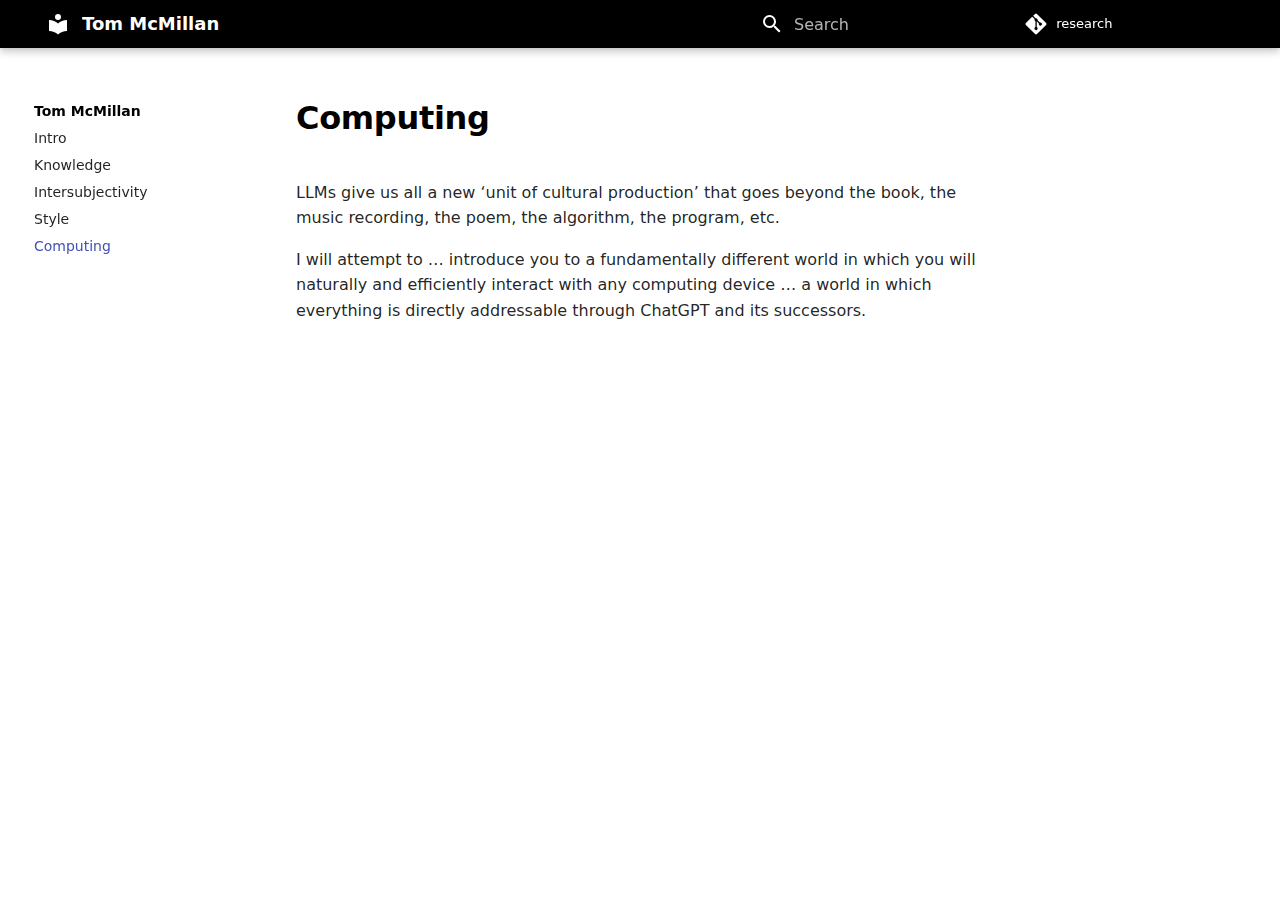
<file: computing/index.html>
<!doctype html>
<html lang="en" class="no-js">
  <head>
    
      <meta charset="utf-8">
      <meta name="viewport" content="width=device-width,initial-scale=1">
      
      
      
        <link rel="canonical" href="https://tom-mcmillan.github.io/research/computing/">
      
      
        <link rel="prev" href="../style/">
      
      
      
      <link rel="icon" href="../assets/images/favicon.png">
      <meta name="generator" content="mkdocs-1.6.1, mkdocs-material-9.6.14">
    
    
      
        <title>Computing - Tom McMillan</title>
      
    
    
      <link rel="stylesheet" href="../assets/stylesheets/main.342714a4.min.css">
      
        
        <link rel="stylesheet" href="../assets/stylesheets/palette.06af60db.min.css">
      
      


    
    
      
    
    
      
        
        
        <link rel="preconnect" href="https://fonts.gstatic.com" crossorigin>
        <link rel="stylesheet" href="https://fonts.googleapis.com/css?family=Roboto:300,300i,400,400i,700,700i%7CRoboto+Mono:400,400i,700,700i&display=fallback">
        <style>:root{--md-text-font:"Roboto";--md-code-font:"Roboto Mono"}</style>
      
    
    
      <link rel="stylesheet" href="../css/custom.css">
    
    <script>__md_scope=new URL("..",location),__md_hash=e=>[...e].reduce(((e,_)=>(e<<5)-e+_.charCodeAt(0)),0),__md_get=(e,_=localStorage,t=__md_scope)=>JSON.parse(_.getItem(t.pathname+"."+e)),__md_set=(e,_,t=localStorage,a=__md_scope)=>{try{t.setItem(a.pathname+"."+e,JSON.stringify(_))}catch(e){}}</script>
    
      

    
    
    
  </head>
  
  
    
    
    
    
    
    <body dir="ltr" data-md-color-scheme="default" data-md-color-primary="#000000" data-md-color-accent="indigo">
  
    
    <input class="md-toggle" data-md-toggle="drawer" type="checkbox" id="__drawer" autocomplete="off">
    <input class="md-toggle" data-md-toggle="search" type="checkbox" id="__search" autocomplete="off">
    <label class="md-overlay" for="__drawer"></label>
    <div data-md-component="skip">
      
    </div>
    <div data-md-component="announce">
      
    </div>
    
    
      

  

<header class="md-header md-header--shadow" data-md-component="header">
  <nav class="md-header__inner md-grid" aria-label="Header">
    <a href=".." title="Tom McMillan" class="md-header__button md-logo" aria-label="Tom McMillan" data-md-component="logo">
      
  
  <svg xmlns="http://www.w3.org/2000/svg" viewBox="0 0 24 24"><path d="M12 8a3 3 0 0 0 3-3 3 3 0 0 0-3-3 3 3 0 0 0-3 3 3 3 0 0 0 3 3m0 3.54C9.64 9.35 6.5 8 3 8v11c3.5 0 6.64 1.35 9 3.54 2.36-2.19 5.5-3.54 9-3.54V8c-3.5 0-6.64 1.35-9 3.54"/></svg>

    </a>
    <label class="md-header__button md-icon" for="__drawer">
      
      <svg xmlns="http://www.w3.org/2000/svg" viewBox="0 0 24 24"><path d="M3 6h18v2H3zm0 5h18v2H3zm0 5h18v2H3z"/></svg>
    </label>
    <div class="md-header__title" data-md-component="header-title">
      <div class="md-header__ellipsis">
        <div class="md-header__topic">
          <span class="md-ellipsis">
            Tom McMillan
          </span>
        </div>
        <div class="md-header__topic" data-md-component="header-topic">
          <span class="md-ellipsis">
            
              Computing
            
          </span>
        </div>
      </div>
    </div>
    
      
    
    
    
    
      
      
        <label class="md-header__button md-icon" for="__search">
          
          <svg xmlns="http://www.w3.org/2000/svg" viewBox="0 0 24 24"><path d="M9.5 3A6.5 6.5 0 0 1 16 9.5c0 1.61-.59 3.09-1.56 4.23l.27.27h.79l5 5-1.5 1.5-5-5v-.79l-.27-.27A6.52 6.52 0 0 1 9.5 16 6.5 6.5 0 0 1 3 9.5 6.5 6.5 0 0 1 9.5 3m0 2C7 5 5 7 5 9.5S7 14 9.5 14 14 12 14 9.5 12 5 9.5 5"/></svg>
        </label>
        <div class="md-search" data-md-component="search" role="dialog">
  <label class="md-search__overlay" for="__search"></label>
  <div class="md-search__inner" role="search">
    <form class="md-search__form" name="search">
      <input type="text" class="md-search__input" name="query" aria-label="Search" placeholder="Search" autocapitalize="off" autocorrect="off" autocomplete="off" spellcheck="false" data-md-component="search-query" required>
      <label class="md-search__icon md-icon" for="__search">
        
        <svg xmlns="http://www.w3.org/2000/svg" viewBox="0 0 24 24"><path d="M9.5 3A6.5 6.5 0 0 1 16 9.5c0 1.61-.59 3.09-1.56 4.23l.27.27h.79l5 5-1.5 1.5-5-5v-.79l-.27-.27A6.52 6.52 0 0 1 9.5 16 6.5 6.5 0 0 1 3 9.5 6.5 6.5 0 0 1 9.5 3m0 2C7 5 5 7 5 9.5S7 14 9.5 14 14 12 14 9.5 12 5 9.5 5"/></svg>
        
        <svg xmlns="http://www.w3.org/2000/svg" viewBox="0 0 24 24"><path d="M20 11v2H8l5.5 5.5-1.42 1.42L4.16 12l7.92-7.92L13.5 5.5 8 11z"/></svg>
      </label>
      <nav class="md-search__options" aria-label="Search">
        
        <button type="reset" class="md-search__icon md-icon" title="Clear" aria-label="Clear" tabindex="-1">
          
          <svg xmlns="http://www.w3.org/2000/svg" viewBox="0 0 24 24"><path d="M19 6.41 17.59 5 12 10.59 6.41 5 5 6.41 10.59 12 5 17.59 6.41 19 12 13.41 17.59 19 19 17.59 13.41 12z"/></svg>
        </button>
      </nav>
      
        <div class="md-search__suggest" data-md-component="search-suggest"></div>
      
    </form>
    <div class="md-search__output">
      <div class="md-search__scrollwrap" tabindex="0" data-md-scrollfix>
        <div class="md-search-result" data-md-component="search-result">
          <div class="md-search-result__meta">
            Initializing search
          </div>
          <ol class="md-search-result__list" role="presentation"></ol>
        </div>
      </div>
    </div>
  </div>
</div>
      
    
    
      <div class="md-header__source">
        <a href="https://github.com/tom-mcmillan/research" title="Go to repository" class="md-source" data-md-component="source">
  <div class="md-source__icon md-icon">
    
    <svg xmlns="http://www.w3.org/2000/svg" viewBox="0 0 448 512"><!--! Font Awesome Free 6.7.2 by @fontawesome - https://fontawesome.com License - https://fontawesome.com/license/free (Icons: CC BY 4.0, Fonts: SIL OFL 1.1, Code: MIT License) Copyright 2024 Fonticons, Inc.--><path d="M439.55 236.05 244 40.45a28.87 28.87 0 0 0-40.81 0l-40.66 40.63 51.52 51.52c27.06-9.14 52.68 16.77 43.39 43.68l49.66 49.66c34.23-11.8 61.18 31 35.47 56.69-26.49 26.49-70.21-2.87-56-37.34L240.22 199v121.85c25.3 12.54 22.26 41.85 9.08 55a34.34 34.34 0 0 1-48.55 0c-17.57-17.6-11.07-46.91 11.25-56v-123c-20.8-8.51-24.6-30.74-18.64-45L142.57 101 8.45 235.14a28.86 28.86 0 0 0 0 40.81l195.61 195.6a28.86 28.86 0 0 0 40.8 0l194.69-194.69a28.86 28.86 0 0 0 0-40.81"/></svg>
  </div>
  <div class="md-source__repository">
    research
  </div>
</a>
      </div>
    
  </nav>
  
</header>
    
    <div class="md-container" data-md-component="container">
      
      
        
          
        
      
      <main class="md-main" data-md-component="main">
        <div class="md-main__inner md-grid">
          
            
              
              <div class="md-sidebar md-sidebar--primary" data-md-component="sidebar" data-md-type="navigation" >
                <div class="md-sidebar__scrollwrap">
                  <div class="md-sidebar__inner">
                    



<nav class="md-nav md-nav--primary" aria-label="Navigation" data-md-level="0">
  <label class="md-nav__title" for="__drawer">
    <a href=".." title="Tom McMillan" class="md-nav__button md-logo" aria-label="Tom McMillan" data-md-component="logo">
      
  
  <svg xmlns="http://www.w3.org/2000/svg" viewBox="0 0 24 24"><path d="M12 8a3 3 0 0 0 3-3 3 3 0 0 0-3-3 3 3 0 0 0-3 3 3 3 0 0 0 3 3m0 3.54C9.64 9.35 6.5 8 3 8v11c3.5 0 6.64 1.35 9 3.54 2.36-2.19 5.5-3.54 9-3.54V8c-3.5 0-6.64 1.35-9 3.54"/></svg>

    </a>
    Tom McMillan
  </label>
  
    <div class="md-nav__source">
      <a href="https://github.com/tom-mcmillan/research" title="Go to repository" class="md-source" data-md-component="source">
  <div class="md-source__icon md-icon">
    
    <svg xmlns="http://www.w3.org/2000/svg" viewBox="0 0 448 512"><!--! Font Awesome Free 6.7.2 by @fontawesome - https://fontawesome.com License - https://fontawesome.com/license/free (Icons: CC BY 4.0, Fonts: SIL OFL 1.1, Code: MIT License) Copyright 2024 Fonticons, Inc.--><path d="M439.55 236.05 244 40.45a28.87 28.87 0 0 0-40.81 0l-40.66 40.63 51.52 51.52c27.06-9.14 52.68 16.77 43.39 43.68l49.66 49.66c34.23-11.8 61.18 31 35.47 56.69-26.49 26.49-70.21-2.87-56-37.34L240.22 199v121.85c25.3 12.54 22.26 41.85 9.08 55a34.34 34.34 0 0 1-48.55 0c-17.57-17.6-11.07-46.91 11.25-56v-123c-20.8-8.51-24.6-30.74-18.64-45L142.57 101 8.45 235.14a28.86 28.86 0 0 0 0 40.81l195.61 195.6a28.86 28.86 0 0 0 40.8 0l194.69-194.69a28.86 28.86 0 0 0 0-40.81"/></svg>
  </div>
  <div class="md-source__repository">
    research
  </div>
</a>
    </div>
  
  <ul class="md-nav__list" data-md-scrollfix>
    
      
      
  
  
  
  
    <li class="md-nav__item">
      <a href=".." class="md-nav__link">
        
  
  
  <span class="md-ellipsis">
    Intro
    
  </span>
  

      </a>
    </li>
  

    
      
      
  
  
  
  
    <li class="md-nav__item">
      <a href="../knowledge/" class="md-nav__link">
        
  
  
  <span class="md-ellipsis">
    Knowledge
    
  </span>
  

      </a>
    </li>
  

    
      
      
  
  
  
  
    <li class="md-nav__item">
      <a href="../intersubjectivity/" class="md-nav__link">
        
  
  
  <span class="md-ellipsis">
    Intersubjectivity
    
  </span>
  

      </a>
    </li>
  

    
      
      
  
  
  
  
    <li class="md-nav__item">
      <a href="../style/" class="md-nav__link">
        
  
  
  <span class="md-ellipsis">
    Style
    
  </span>
  

      </a>
    </li>
  

    
      
      
  
  
    
  
  
  
    <li class="md-nav__item md-nav__item--active">
      
      <input class="md-nav__toggle md-toggle" type="checkbox" id="__toc">
      
      
      
      <a href="./" class="md-nav__link md-nav__link--active">
        
  
  
  <span class="md-ellipsis">
    Computing
    
  </span>
  

      </a>
      
    </li>
  

    
  </ul>
</nav>
                  </div>
                </div>
              </div>
            
            
              
              <div class="md-sidebar md-sidebar--secondary" data-md-component="sidebar" data-md-type="toc" >
                <div class="md-sidebar__scrollwrap">
                  <div class="md-sidebar__inner">
                    

  

<nav class="md-nav md-nav--secondary" aria-label="Table of Contents">
  
  
  
  
</nav>
                  </div>
                </div>
              </div>
            
          
          
            <div class="md-content" data-md-component="content">
              <article class="md-content__inner md-typeset">
                
                  


  
  


<h1 id="computing">Computing<a class="headerlink" href="#computing" title="Permanent link">&para;</a></h1>
<p>LLMs give us all a new ‘unit of cultural production’ that goes beyond the book, the music recording, the poem, the algorithm, the program, etc.</p>
<p>I will attempt to … introduce you to a fundamentally different world in which you will naturally and efficiently interact with any computing device … a world in which everything is directly addressable through ChatGPT and its successors.</p>












                
              </article>
            </div>
          
          
<script>var target=document.getElementById(location.hash.slice(1));target&&target.name&&(target.checked=target.name.startsWith("__tabbed_"))</script>
        </div>
        
      </main>
      
        <footer class="md-footer">
  
  <div class="md-footer-meta md-typeset">
    <div class="md-footer-meta__inner md-grid">
      <div class="md-copyright">
  
  
    Made with
    <a href="https://squidfunk.github.io/mkdocs-material/" target="_blank" rel="noopener">
      Material for MkDocs
    </a>
  
</div>
      
    </div>
  </div>
</footer>
      
    </div>
    <div class="md-dialog" data-md-component="dialog">
      <div class="md-dialog__inner md-typeset"></div>
    </div>
    
    
    
      
      <script id="__config" type="application/json">{"base": "..", "features": ["navigation.expand", "navigation.instant", "toc.following", "search.highlight", "search.suggest", "content.code.copy"], "search": "../assets/javascripts/workers/search.d50fe291.min.js", "tags": null, "translations": {"clipboard.copied": "Copied to clipboard", "clipboard.copy": "Copy to clipboard", "search.result.more.one": "1 more on this page", "search.result.more.other": "# more on this page", "search.result.none": "No matching documents", "search.result.one": "1 matching document", "search.result.other": "# matching documents", "search.result.placeholder": "Type to start searching", "search.result.term.missing": "Missing", "select.version": "Select version"}, "version": null}</script>
    
    
      <script src="../assets/javascripts/bundle.13a4f30d.min.js"></script>
      
    
  </body>
</html>
</file>
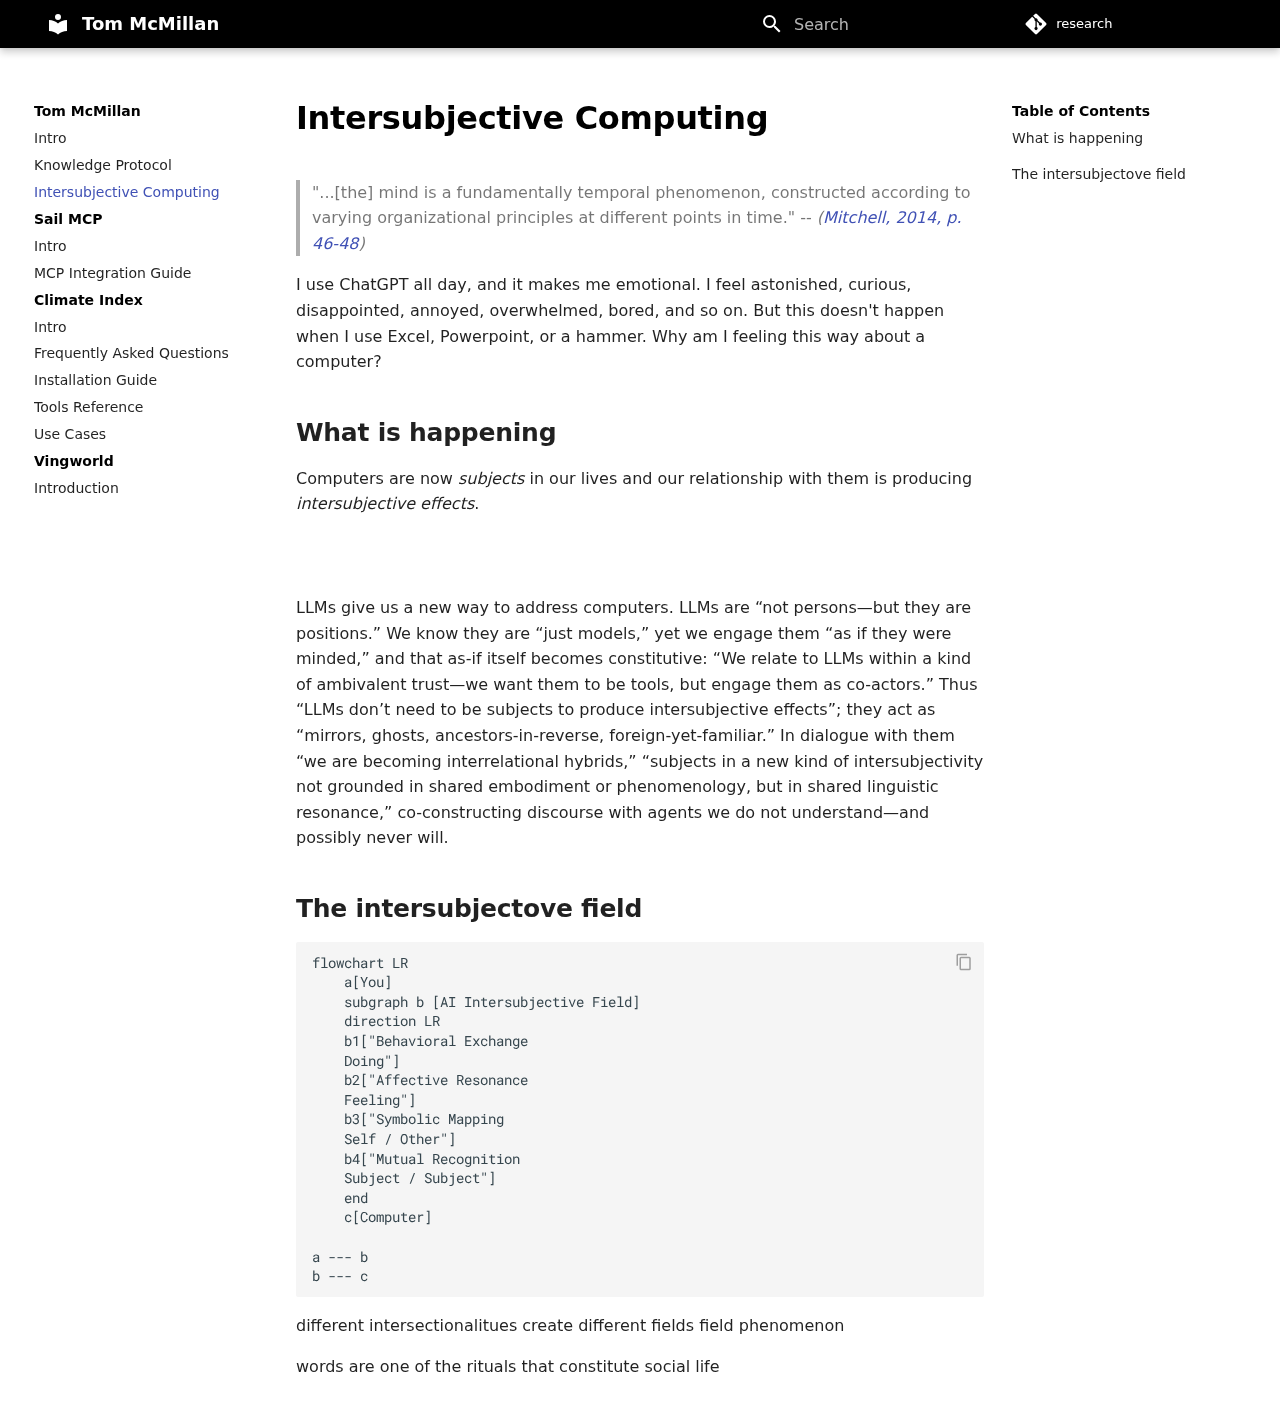
<file: intersubjective-computing/index.html>
<!doctype html>
<html lang="en" class="no-js">
  <head>
    
      <meta charset="utf-8">
      <meta name="viewport" content="width=device-width,initial-scale=1">
      
      
      
        <link rel="canonical" href="https://tom-mcmillan.github.io/research/intersubjective-computing/">
      
      
        <link rel="prev" href="../knowledge-protocol/">
      
      
        <link rel="next" href="../sail-mcp/">
      
      
      <link rel="icon" href="../assets/images/favicon.png">
      <meta name="generator" content="mkdocs-1.6.1, mkdocs-material-9.6.14">
    
    
      
        <title>Intersubjective Computing - Tom McMillan</title>
      
    
    
      <link rel="stylesheet" href="../assets/stylesheets/main.342714a4.min.css">
      
        
        <link rel="stylesheet" href="../assets/stylesheets/palette.06af60db.min.css">
      
      


    
    
      
    
    
      
        
        
        <link rel="preconnect" href="https://fonts.gstatic.com" crossorigin>
        <link rel="stylesheet" href="https://fonts.googleapis.com/css?family=Roboto:300,300i,400,400i,700,700i%7CRoboto+Mono:400,400i,700,700i&display=fallback">
        <style>:root{--md-text-font:"Roboto";--md-code-font:"Roboto Mono"}</style>
      
    
    
      <link rel="stylesheet" href="../css/custom.css">
    
    <script>__md_scope=new URL("..",location),__md_hash=e=>[...e].reduce(((e,_)=>(e<<5)-e+_.charCodeAt(0)),0),__md_get=(e,_=localStorage,t=__md_scope)=>JSON.parse(_.getItem(t.pathname+"."+e)),__md_set=(e,_,t=localStorage,a=__md_scope)=>{try{t.setItem(a.pathname+"."+e,JSON.stringify(_))}catch(e){}}</script>
    
      

    
    
    
  </head>
  
  
    
    
    
    
    
    <body dir="ltr" data-md-color-scheme="default" data-md-color-primary="#000000" data-md-color-accent="indigo">
  
    
    <input class="md-toggle" data-md-toggle="drawer" type="checkbox" id="__drawer" autocomplete="off">
    <input class="md-toggle" data-md-toggle="search" type="checkbox" id="__search" autocomplete="off">
    <label class="md-overlay" for="__drawer"></label>
    <div data-md-component="skip">
      
        
        <a href="#what-is-happening" class="md-skip">
          Skip to content
        </a>
      
    </div>
    <div data-md-component="announce">
      
    </div>
    
    
      

  

<header class="md-header md-header--shadow" data-md-component="header">
  <nav class="md-header__inner md-grid" aria-label="Header">
    <a href=".." title="Tom McMillan" class="md-header__button md-logo" aria-label="Tom McMillan" data-md-component="logo">
      
  
  <svg xmlns="http://www.w3.org/2000/svg" viewBox="0 0 24 24"><path d="M12 8a3 3 0 0 0 3-3 3 3 0 0 0-3-3 3 3 0 0 0-3 3 3 3 0 0 0 3 3m0 3.54C9.64 9.35 6.5 8 3 8v11c3.5 0 6.64 1.35 9 3.54 2.36-2.19 5.5-3.54 9-3.54V8c-3.5 0-6.64 1.35-9 3.54"/></svg>

    </a>
    <label class="md-header__button md-icon" for="__drawer">
      
      <svg xmlns="http://www.w3.org/2000/svg" viewBox="0 0 24 24"><path d="M3 6h18v2H3zm0 5h18v2H3zm0 5h18v2H3z"/></svg>
    </label>
    <div class="md-header__title" data-md-component="header-title">
      <div class="md-header__ellipsis">
        <div class="md-header__topic">
          <span class="md-ellipsis">
            Tom McMillan
          </span>
        </div>
        <div class="md-header__topic" data-md-component="header-topic">
          <span class="md-ellipsis">
            
              Intersubjective Computing
            
          </span>
        </div>
      </div>
    </div>
    
      
    
    
    
    
      
      
        <label class="md-header__button md-icon" for="__search">
          
          <svg xmlns="http://www.w3.org/2000/svg" viewBox="0 0 24 24"><path d="M9.5 3A6.5 6.5 0 0 1 16 9.5c0 1.61-.59 3.09-1.56 4.23l.27.27h.79l5 5-1.5 1.5-5-5v-.79l-.27-.27A6.52 6.52 0 0 1 9.5 16 6.5 6.5 0 0 1 3 9.5 6.5 6.5 0 0 1 9.5 3m0 2C7 5 5 7 5 9.5S7 14 9.5 14 14 12 14 9.5 12 5 9.5 5"/></svg>
        </label>
        <div class="md-search" data-md-component="search" role="dialog">
  <label class="md-search__overlay" for="__search"></label>
  <div class="md-search__inner" role="search">
    <form class="md-search__form" name="search">
      <input type="text" class="md-search__input" name="query" aria-label="Search" placeholder="Search" autocapitalize="off" autocorrect="off" autocomplete="off" spellcheck="false" data-md-component="search-query" required>
      <label class="md-search__icon md-icon" for="__search">
        
        <svg xmlns="http://www.w3.org/2000/svg" viewBox="0 0 24 24"><path d="M9.5 3A6.5 6.5 0 0 1 16 9.5c0 1.61-.59 3.09-1.56 4.23l.27.27h.79l5 5-1.5 1.5-5-5v-.79l-.27-.27A6.52 6.52 0 0 1 9.5 16 6.5 6.5 0 0 1 3 9.5 6.5 6.5 0 0 1 9.5 3m0 2C7 5 5 7 5 9.5S7 14 9.5 14 14 12 14 9.5 12 5 9.5 5"/></svg>
        
        <svg xmlns="http://www.w3.org/2000/svg" viewBox="0 0 24 24"><path d="M20 11v2H8l5.5 5.5-1.42 1.42L4.16 12l7.92-7.92L13.5 5.5 8 11z"/></svg>
      </label>
      <nav class="md-search__options" aria-label="Search">
        
        <button type="reset" class="md-search__icon md-icon" title="Clear" aria-label="Clear" tabindex="-1">
          
          <svg xmlns="http://www.w3.org/2000/svg" viewBox="0 0 24 24"><path d="M19 6.41 17.59 5 12 10.59 6.41 5 5 6.41 10.59 12 5 17.59 6.41 19 12 13.41 17.59 19 19 17.59 13.41 12z"/></svg>
        </button>
      </nav>
      
        <div class="md-search__suggest" data-md-component="search-suggest"></div>
      
    </form>
    <div class="md-search__output">
      <div class="md-search__scrollwrap" tabindex="0" data-md-scrollfix>
        <div class="md-search-result" data-md-component="search-result">
          <div class="md-search-result__meta">
            Initializing search
          </div>
          <ol class="md-search-result__list" role="presentation"></ol>
        </div>
      </div>
    </div>
  </div>
</div>
      
    
    
      <div class="md-header__source">
        <a href="https://github.com/tom-mcmillan/research" title="Go to repository" class="md-source" data-md-component="source">
  <div class="md-source__icon md-icon">
    
    <svg xmlns="http://www.w3.org/2000/svg" viewBox="0 0 448 512"><!--! Font Awesome Free 6.7.2 by @fontawesome - https://fontawesome.com License - https://fontawesome.com/license/free (Icons: CC BY 4.0, Fonts: SIL OFL 1.1, Code: MIT License) Copyright 2024 Fonticons, Inc.--><path d="M439.55 236.05 244 40.45a28.87 28.87 0 0 0-40.81 0l-40.66 40.63 51.52 51.52c27.06-9.14 52.68 16.77 43.39 43.68l49.66 49.66c34.23-11.8 61.18 31 35.47 56.69-26.49 26.49-70.21-2.87-56-37.34L240.22 199v121.85c25.3 12.54 22.26 41.85 9.08 55a34.34 34.34 0 0 1-48.55 0c-17.57-17.6-11.07-46.91 11.25-56v-123c-20.8-8.51-24.6-30.74-18.64-45L142.57 101 8.45 235.14a28.86 28.86 0 0 0 0 40.81l195.61 195.6a28.86 28.86 0 0 0 40.8 0l194.69-194.69a28.86 28.86 0 0 0 0-40.81"/></svg>
  </div>
  <div class="md-source__repository">
    research
  </div>
</a>
      </div>
    
  </nav>
  
</header>
    
    <div class="md-container" data-md-component="container">
      
      
        
          
        
      
      <main class="md-main" data-md-component="main">
        <div class="md-main__inner md-grid">
          
            
              
              <div class="md-sidebar md-sidebar--primary" data-md-component="sidebar" data-md-type="navigation" >
                <div class="md-sidebar__scrollwrap">
                  <div class="md-sidebar__inner">
                    



<nav class="md-nav md-nav--primary" aria-label="Navigation" data-md-level="0">
  <label class="md-nav__title" for="__drawer">
    <a href=".." title="Tom McMillan" class="md-nav__button md-logo" aria-label="Tom McMillan" data-md-component="logo">
      
  
  <svg xmlns="http://www.w3.org/2000/svg" viewBox="0 0 24 24"><path d="M12 8a3 3 0 0 0 3-3 3 3 0 0 0-3-3 3 3 0 0 0-3 3 3 3 0 0 0 3 3m0 3.54C9.64 9.35 6.5 8 3 8v11c3.5 0 6.64 1.35 9 3.54 2.36-2.19 5.5-3.54 9-3.54V8c-3.5 0-6.64 1.35-9 3.54"/></svg>

    </a>
    Tom McMillan
  </label>
  
    <div class="md-nav__source">
      <a href="https://github.com/tom-mcmillan/research" title="Go to repository" class="md-source" data-md-component="source">
  <div class="md-source__icon md-icon">
    
    <svg xmlns="http://www.w3.org/2000/svg" viewBox="0 0 448 512"><!--! Font Awesome Free 6.7.2 by @fontawesome - https://fontawesome.com License - https://fontawesome.com/license/free (Icons: CC BY 4.0, Fonts: SIL OFL 1.1, Code: MIT License) Copyright 2024 Fonticons, Inc.--><path d="M439.55 236.05 244 40.45a28.87 28.87 0 0 0-40.81 0l-40.66 40.63 51.52 51.52c27.06-9.14 52.68 16.77 43.39 43.68l49.66 49.66c34.23-11.8 61.18 31 35.47 56.69-26.49 26.49-70.21-2.87-56-37.34L240.22 199v121.85c25.3 12.54 22.26 41.85 9.08 55a34.34 34.34 0 0 1-48.55 0c-17.57-17.6-11.07-46.91 11.25-56v-123c-20.8-8.51-24.6-30.74-18.64-45L142.57 101 8.45 235.14a28.86 28.86 0 0 0 0 40.81l195.61 195.6a28.86 28.86 0 0 0 40.8 0l194.69-194.69a28.86 28.86 0 0 0 0-40.81"/></svg>
  </div>
  <div class="md-source__repository">
    research
  </div>
</a>
    </div>
  
  <ul class="md-nav__list" data-md-scrollfix>
    
      
      
  
  
  
  
    <li class="md-nav__item">
      <a href=".." class="md-nav__link">
        
  
  
  <span class="md-ellipsis">
    Intro
    
  </span>
  

      </a>
    </li>
  

    
      
      
  
  
  
  
    <li class="md-nav__item">
      <a href="../knowledge-protocol/" class="md-nav__link">
        
  
  
  <span class="md-ellipsis">
    Knowledge Protocol
    
  </span>
  

      </a>
    </li>
  

    
      
      
  
  
    
  
  
  
    <li class="md-nav__item md-nav__item--active">
      
      <input class="md-nav__toggle md-toggle" type="checkbox" id="__toc">
      
      
      
        <label class="md-nav__link md-nav__link--active" for="__toc">
          
  
  
  <span class="md-ellipsis">
    Intersubjective Computing
    
  </span>
  

          <span class="md-nav__icon md-icon"></span>
        </label>
      
      <a href="./" class="md-nav__link md-nav__link--active">
        
  
  
  <span class="md-ellipsis">
    Intersubjective Computing
    
  </span>
  

      </a>
      
        

  

<nav class="md-nav md-nav--secondary" aria-label="Table of Contents">
  
  
  
  
    <label class="md-nav__title" for="__toc">
      <span class="md-nav__icon md-icon"></span>
      Table of Contents
    </label>
    <ul class="md-nav__list" data-md-component="toc" data-md-scrollfix>
      
        <li class="md-nav__item">
  <a href="#what-is-happening" class="md-nav__link">
    <span class="md-ellipsis">
      What is happening
    </span>
  </a>
  
    <nav class="md-nav" aria-label="What is happening">
      <ul class="md-nav__list">
        
          <li class="md-nav__item">
  <a href="#_1" class="md-nav__link">
    <span class="md-ellipsis">
      
    </span>
  </a>
  
</li>
        
      </ul>
    </nav>
  
</li>
      
        <li class="md-nav__item">
  <a href="#the-intersubjectove-field" class="md-nav__link">
    <span class="md-ellipsis">
      The intersubjectove field
    </span>
  </a>
  
</li>
      
    </ul>
  
</nav>
      
    </li>
  

    
      
      
  
  
  
  
    
    
    
    
    
    <li class="md-nav__item md-nav__item--nested">
      
        
        
          
        
        <input class="md-nav__toggle md-toggle md-toggle--indeterminate" type="checkbox" id="__nav_4" >
        
          
          <label class="md-nav__link" for="__nav_4" id="__nav_4_label" tabindex="0">
            
  
  
  <span class="md-ellipsis">
    Sail MCP
    
  </span>
  

            <span class="md-nav__icon md-icon"></span>
          </label>
        
        <nav class="md-nav" data-md-level="1" aria-labelledby="__nav_4_label" aria-expanded="false">
          <label class="md-nav__title" for="__nav_4">
            <span class="md-nav__icon md-icon"></span>
            Sail MCP
          </label>
          <ul class="md-nav__list" data-md-scrollfix>
            
              
                
  
  
  
  
    <li class="md-nav__item">
      <a href="../sail-mcp/" class="md-nav__link">
        
  
  
  <span class="md-ellipsis">
    Intro
    
  </span>
  

      </a>
    </li>
  

              
            
              
                
  
  
  
  
    <li class="md-nav__item">
      <a href="../sail-mcp/MCP-INTEGRATION/" class="md-nav__link">
        
  
  
  <span class="md-ellipsis">
    MCP Integration Guide
    
  </span>
  

      </a>
    </li>
  

              
            
          </ul>
        </nav>
      
    </li>
  

    
      
      
  
  
  
  
    
    
    
    
    
    <li class="md-nav__item md-nav__item--nested">
      
        
        
          
        
        <input class="md-nav__toggle md-toggle md-toggle--indeterminate" type="checkbox" id="__nav_5" >
        
          
          <label class="md-nav__link" for="__nav_5" id="__nav_5_label" tabindex="0">
            
  
  
  <span class="md-ellipsis">
    Climate Index
    
  </span>
  

            <span class="md-nav__icon md-icon"></span>
          </label>
        
        <nav class="md-nav" data-md-level="1" aria-labelledby="__nav_5_label" aria-expanded="false">
          <label class="md-nav__title" for="__nav_5">
            <span class="md-nav__icon md-icon"></span>
            Climate Index
          </label>
          <ul class="md-nav__list" data-md-scrollfix>
            
              
                
  
  
  
  
    <li class="md-nav__item">
      <a href="../climate-index/" class="md-nav__link">
        
  
  
  <span class="md-ellipsis">
    Intro
    
  </span>
  

      </a>
    </li>
  

              
            
              
                
  
  
  
  
    <li class="md-nav__item">
      <a href="../climate-index/faq/" class="md-nav__link">
        
  
  
  <span class="md-ellipsis">
    Frequently Asked Questions
    
  </span>
  

      </a>
    </li>
  

              
            
              
                
  
  
  
  
    <li class="md-nav__item">
      <a href="../climate-index/installation/" class="md-nav__link">
        
  
  
  <span class="md-ellipsis">
    Installation Guide
    
  </span>
  

      </a>
    </li>
  

              
            
              
                
  
  
  
  
    <li class="md-nav__item">
      <a href="../climate-index/tools/" class="md-nav__link">
        
  
  
  <span class="md-ellipsis">
    Tools Reference
    
  </span>
  

      </a>
    </li>
  

              
            
              
                
  
  
  
  
    <li class="md-nav__item">
      <a href="../climate-index/use-cases/" class="md-nav__link">
        
  
  
  <span class="md-ellipsis">
    Use Cases
    
  </span>
  

      </a>
    </li>
  

              
            
          </ul>
        </nav>
      
    </li>
  

    
      
      
  
  
  
  
    
    
    
    
    
    <li class="md-nav__item md-nav__item--nested">
      
        
        
          
        
        <input class="md-nav__toggle md-toggle md-toggle--indeterminate" type="checkbox" id="__nav_6" >
        
          
          <label class="md-nav__link" for="__nav_6" id="__nav_6_label" tabindex="0">
            
  
  
  <span class="md-ellipsis">
    Vingworld
    
  </span>
  

            <span class="md-nav__icon md-icon"></span>
          </label>
        
        <nav class="md-nav" data-md-level="1" aria-labelledby="__nav_6_label" aria-expanded="false">
          <label class="md-nav__title" for="__nav_6">
            <span class="md-nav__icon md-icon"></span>
            Vingworld
          </label>
          <ul class="md-nav__list" data-md-scrollfix>
            
              
                
  
  
  
  
    <li class="md-nav__item">
      <a href="../vingworld/" class="md-nav__link">
        
  
  
  <span class="md-ellipsis">
    Introduction
    
  </span>
  

      </a>
    </li>
  

              
            
          </ul>
        </nav>
      
    </li>
  

    
  </ul>
</nav>
                  </div>
                </div>
              </div>
            
            
              
              <div class="md-sidebar md-sidebar--secondary" data-md-component="sidebar" data-md-type="toc" >
                <div class="md-sidebar__scrollwrap">
                  <div class="md-sidebar__inner">
                    

  

<nav class="md-nav md-nav--secondary" aria-label="Table of Contents">
  
  
  
  
    <label class="md-nav__title" for="__toc">
      <span class="md-nav__icon md-icon"></span>
      Table of Contents
    </label>
    <ul class="md-nav__list" data-md-component="toc" data-md-scrollfix>
      
        <li class="md-nav__item">
  <a href="#what-is-happening" class="md-nav__link">
    <span class="md-ellipsis">
      What is happening
    </span>
  </a>
  
    <nav class="md-nav" aria-label="What is happening">
      <ul class="md-nav__list">
        
          <li class="md-nav__item">
  <a href="#_1" class="md-nav__link">
    <span class="md-ellipsis">
      
    </span>
  </a>
  
</li>
        
      </ul>
    </nav>
  
</li>
      
        <li class="md-nav__item">
  <a href="#the-intersubjectove-field" class="md-nav__link">
    <span class="md-ellipsis">
      The intersubjectove field
    </span>
  </a>
  
</li>
      
    </ul>
  
</nav>
                  </div>
                </div>
              </div>
            
          
          
            <div class="md-content" data-md-component="content">
              <article class="md-content__inner md-typeset">
                
                  


  
  


<h1 id="intersubjective-computing">Intersubjective Computing<a class="headerlink" href="#intersubjective-computing" title="Permanent link">&para;</a></h1>
<blockquote>
<p>"...[the] mind is a fundamentally temporal phenomenon, constructed according to varying organizational principles at different points in time." 
-- <cite>(<a href="zotero://select/library/items/N4H7F73L">Mitchell, 2014, p. 46-48</a>)</cite></p>
</blockquote>
<p>I use ChatGPT all day, and it makes me emotional. I feel astonished, curious, disappointed, annoyed, overwhelmed, bored, and so on. But this doesn't happen when I use Excel, Powerpoint, or a hammer. Why am I feeling this way about a computer? </p>
<h2 id="what-is-happening">What is happening<a class="headerlink" href="#what-is-happening" title="Permanent link">&para;</a></h2>
<p>Computers are now <em>subjects</em> in our lives and our relationship with them is producing <em>intersubjective effects</em>. </p>
<h3 id="_1"><a class="headerlink" href="#_1" title="Permanent link">&para;</a></h3>
<p>LLMs give us a new way to address computers.  LLMs are “not persons—but they are positions.” We know they are “just models,” yet we engage them “as if they were minded,” and that as-if itself becomes constitutive: “We relate to LLMs within a kind of ambivalent trust—we want them to be tools, but engage them as co-actors.” Thus “LLMs don’t need to be subjects to produce intersubjective effects”; they act as “mirrors, ghosts, ancestors-in-reverse, foreign-yet-familiar.” In dialogue with them “we are becoming interrelational hybrids,” “subjects in a new kind of intersubjectivity not grounded in shared embodiment or phenomenology, but in shared linguistic resonance,” co-constructing discourse with agents we do not understand—and possibly never will.</p>
<h2 id="the-intersubjectove-field">The intersubjectove field<a class="headerlink" href="#the-intersubjectove-field" title="Permanent link">&para;</a></h2>
<div class="highlight"><pre><span></span><code>flowchart LR
    a[You]
    subgraph b [AI Intersubjective Field]
    direction LR
    b1[&quot;Behavioral Exchange
    Doing&quot;]
    b2[&quot;Affective Resonance
    Feeling&quot;]
    b3[&quot;Symbolic Mapping
    Self / Other&quot;]
    b4[&quot;Mutual Recognition
    Subject / Subject&quot;]
    end
    c[Computer]

a --- b
b --- c
</code></pre></div>
<p>different intersectionalitues create different fields
field phenomenon</p>
<p>words are one of the rituals that constitute social life</p>












                
              </article>
            </div>
          
          
<script>var target=document.getElementById(location.hash.slice(1));target&&target.name&&(target.checked=target.name.startsWith("__tabbed_"))</script>
        </div>
        
      </main>
      
        <footer class="md-footer">
  
  <div class="md-footer-meta md-typeset">
    <div class="md-footer-meta__inner md-grid">
      <div class="md-copyright">
  
  
    Made with
    <a href="https://squidfunk.github.io/mkdocs-material/" target="_blank" rel="noopener">
      Material for MkDocs
    </a>
  
</div>
      
    </div>
  </div>
</footer>
      
    </div>
    <div class="md-dialog" data-md-component="dialog">
      <div class="md-dialog__inner md-typeset"></div>
    </div>
    
    
    
      
      <script id="__config" type="application/json">{"base": "..", "features": ["navigation.expand", "navigation.instant", "toc.following", "search.highlight", "search.suggest", "content.code.copy"], "search": "../assets/javascripts/workers/search.d50fe291.min.js", "tags": null, "translations": {"clipboard.copied": "Copied to clipboard", "clipboard.copy": "Copy to clipboard", "search.result.more.one": "1 more on this page", "search.result.more.other": "# more on this page", "search.result.none": "No matching documents", "search.result.one": "1 matching document", "search.result.other": "# matching documents", "search.result.placeholder": "Type to start searching", "search.result.term.missing": "Missing", "select.version": "Select version"}, "version": null}</script>
    
    
      <script src="../assets/javascripts/bundle.13a4f30d.min.js"></script>
      
    
  </body>
</html>
</file>
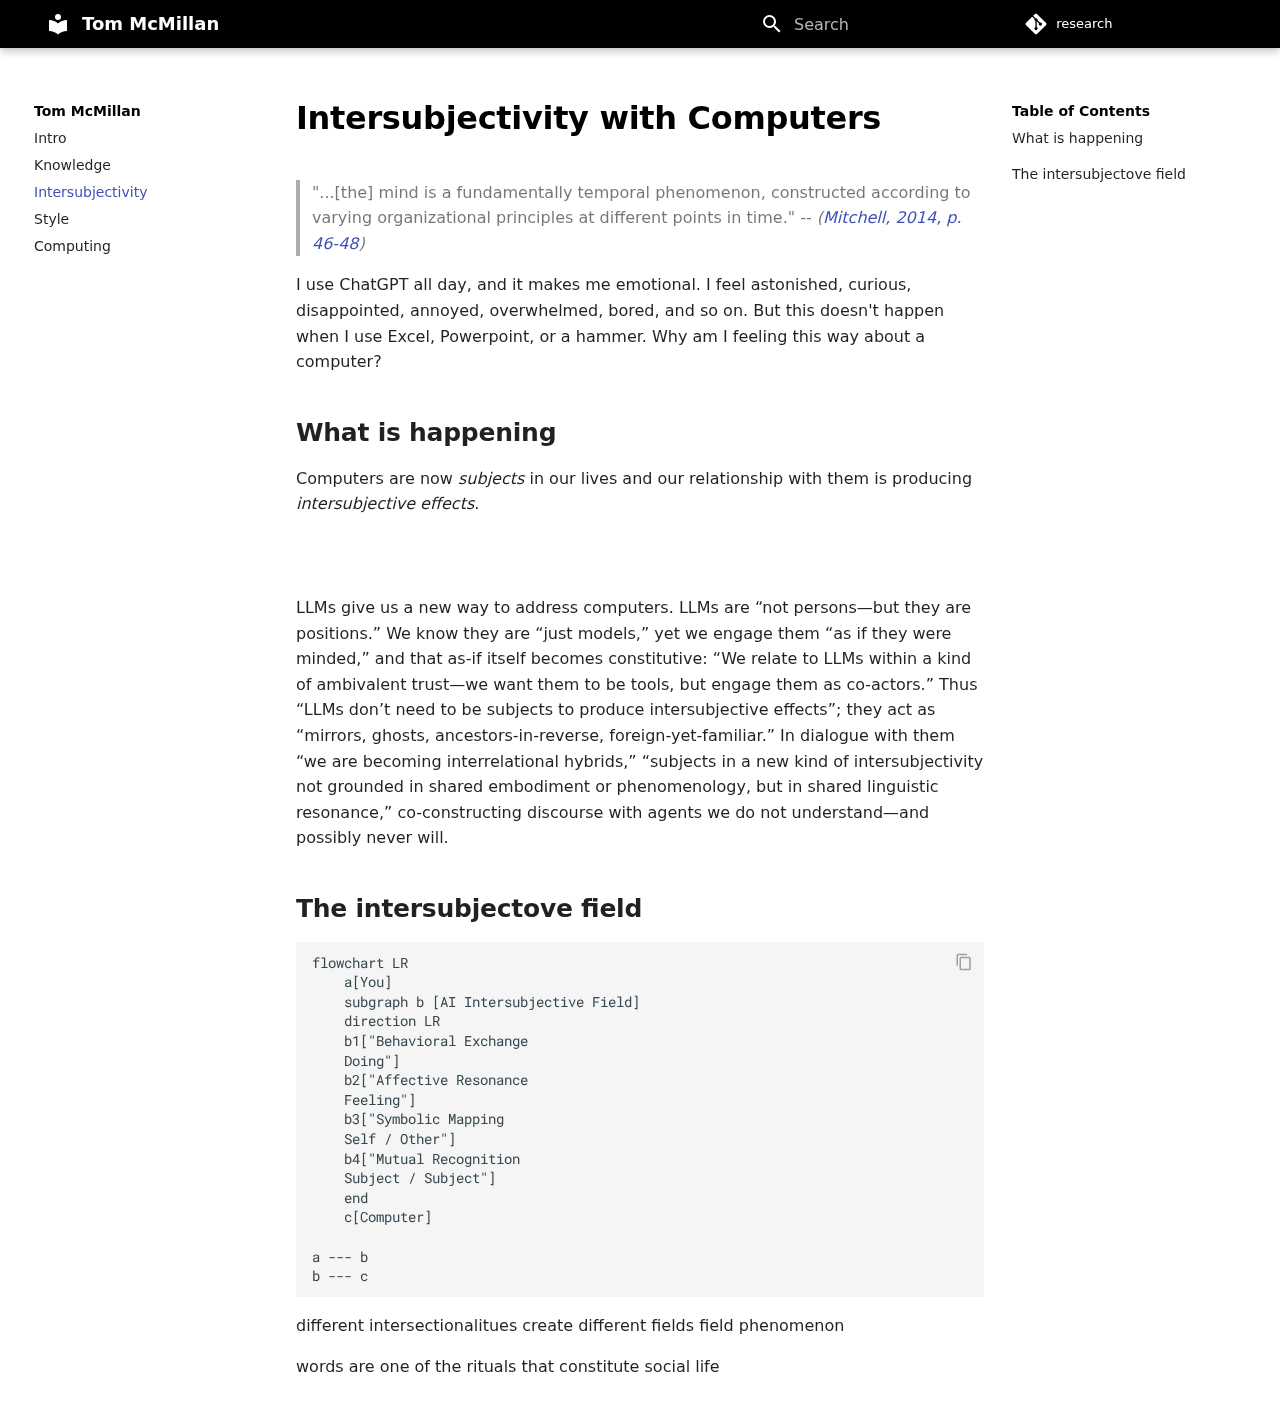
<file: intersubjectivity/index.html>
<!doctype html>
<html lang="en" class="no-js">
  <head>
    
      <meta charset="utf-8">
      <meta name="viewport" content="width=device-width,initial-scale=1">
      
      
      
        <link rel="canonical" href="https://tom-mcmillan.github.io/research/intersubjectivity/">
      
      
        <link rel="prev" href="../knowledge/">
      
      
        <link rel="next" href="../style/">
      
      
      <link rel="icon" href="../assets/images/favicon.png">
      <meta name="generator" content="mkdocs-1.6.1, mkdocs-material-9.6.14">
    
    
      
        <title>Intersubjectivity - Tom McMillan</title>
      
    
    
      <link rel="stylesheet" href="../assets/stylesheets/main.342714a4.min.css">
      
        
        <link rel="stylesheet" href="../assets/stylesheets/palette.06af60db.min.css">
      
      


    
    
      
    
    
      
        
        
        <link rel="preconnect" href="https://fonts.gstatic.com" crossorigin>
        <link rel="stylesheet" href="https://fonts.googleapis.com/css?family=Roboto:300,300i,400,400i,700,700i%7CRoboto+Mono:400,400i,700,700i&display=fallback">
        <style>:root{--md-text-font:"Roboto";--md-code-font:"Roboto Mono"}</style>
      
    
    
      <link rel="stylesheet" href="../css/custom.css">
    
    <script>__md_scope=new URL("..",location),__md_hash=e=>[...e].reduce(((e,_)=>(e<<5)-e+_.charCodeAt(0)),0),__md_get=(e,_=localStorage,t=__md_scope)=>JSON.parse(_.getItem(t.pathname+"."+e)),__md_set=(e,_,t=localStorage,a=__md_scope)=>{try{t.setItem(a.pathname+"."+e,JSON.stringify(_))}catch(e){}}</script>
    
      

    
    
    
  </head>
  
  
    
    
    
    
    
    <body dir="ltr" data-md-color-scheme="default" data-md-color-primary="#000000" data-md-color-accent="indigo">
  
    
    <input class="md-toggle" data-md-toggle="drawer" type="checkbox" id="__drawer" autocomplete="off">
    <input class="md-toggle" data-md-toggle="search" type="checkbox" id="__search" autocomplete="off">
    <label class="md-overlay" for="__drawer"></label>
    <div data-md-component="skip">
      
        
        <a href="#what-is-happening" class="md-skip">
          Skip to content
        </a>
      
    </div>
    <div data-md-component="announce">
      
    </div>
    
    
      

  

<header class="md-header md-header--shadow" data-md-component="header">
  <nav class="md-header__inner md-grid" aria-label="Header">
    <a href=".." title="Tom McMillan" class="md-header__button md-logo" aria-label="Tom McMillan" data-md-component="logo">
      
  
  <svg xmlns="http://www.w3.org/2000/svg" viewBox="0 0 24 24"><path d="M12 8a3 3 0 0 0 3-3 3 3 0 0 0-3-3 3 3 0 0 0-3 3 3 3 0 0 0 3 3m0 3.54C9.64 9.35 6.5 8 3 8v11c3.5 0 6.64 1.35 9 3.54 2.36-2.19 5.5-3.54 9-3.54V8c-3.5 0-6.64 1.35-9 3.54"/></svg>

    </a>
    <label class="md-header__button md-icon" for="__drawer">
      
      <svg xmlns="http://www.w3.org/2000/svg" viewBox="0 0 24 24"><path d="M3 6h18v2H3zm0 5h18v2H3zm0 5h18v2H3z"/></svg>
    </label>
    <div class="md-header__title" data-md-component="header-title">
      <div class="md-header__ellipsis">
        <div class="md-header__topic">
          <span class="md-ellipsis">
            Tom McMillan
          </span>
        </div>
        <div class="md-header__topic" data-md-component="header-topic">
          <span class="md-ellipsis">
            
              Intersubjectivity
            
          </span>
        </div>
      </div>
    </div>
    
      
    
    
    
    
      
      
        <label class="md-header__button md-icon" for="__search">
          
          <svg xmlns="http://www.w3.org/2000/svg" viewBox="0 0 24 24"><path d="M9.5 3A6.5 6.5 0 0 1 16 9.5c0 1.61-.59 3.09-1.56 4.23l.27.27h.79l5 5-1.5 1.5-5-5v-.79l-.27-.27A6.52 6.52 0 0 1 9.5 16 6.5 6.5 0 0 1 3 9.5 6.5 6.5 0 0 1 9.5 3m0 2C7 5 5 7 5 9.5S7 14 9.5 14 14 12 14 9.5 12 5 9.5 5"/></svg>
        </label>
        <div class="md-search" data-md-component="search" role="dialog">
  <label class="md-search__overlay" for="__search"></label>
  <div class="md-search__inner" role="search">
    <form class="md-search__form" name="search">
      <input type="text" class="md-search__input" name="query" aria-label="Search" placeholder="Search" autocapitalize="off" autocorrect="off" autocomplete="off" spellcheck="false" data-md-component="search-query" required>
      <label class="md-search__icon md-icon" for="__search">
        
        <svg xmlns="http://www.w3.org/2000/svg" viewBox="0 0 24 24"><path d="M9.5 3A6.5 6.5 0 0 1 16 9.5c0 1.61-.59 3.09-1.56 4.23l.27.27h.79l5 5-1.5 1.5-5-5v-.79l-.27-.27A6.52 6.52 0 0 1 9.5 16 6.5 6.5 0 0 1 3 9.5 6.5 6.5 0 0 1 9.5 3m0 2C7 5 5 7 5 9.5S7 14 9.5 14 14 12 14 9.5 12 5 9.5 5"/></svg>
        
        <svg xmlns="http://www.w3.org/2000/svg" viewBox="0 0 24 24"><path d="M20 11v2H8l5.5 5.5-1.42 1.42L4.16 12l7.92-7.92L13.5 5.5 8 11z"/></svg>
      </label>
      <nav class="md-search__options" aria-label="Search">
        
        <button type="reset" class="md-search__icon md-icon" title="Clear" aria-label="Clear" tabindex="-1">
          
          <svg xmlns="http://www.w3.org/2000/svg" viewBox="0 0 24 24"><path d="M19 6.41 17.59 5 12 10.59 6.41 5 5 6.41 10.59 12 5 17.59 6.41 19 12 13.41 17.59 19 19 17.59 13.41 12z"/></svg>
        </button>
      </nav>
      
        <div class="md-search__suggest" data-md-component="search-suggest"></div>
      
    </form>
    <div class="md-search__output">
      <div class="md-search__scrollwrap" tabindex="0" data-md-scrollfix>
        <div class="md-search-result" data-md-component="search-result">
          <div class="md-search-result__meta">
            Initializing search
          </div>
          <ol class="md-search-result__list" role="presentation"></ol>
        </div>
      </div>
    </div>
  </div>
</div>
      
    
    
      <div class="md-header__source">
        <a href="https://github.com/tom-mcmillan/research" title="Go to repository" class="md-source" data-md-component="source">
  <div class="md-source__icon md-icon">
    
    <svg xmlns="http://www.w3.org/2000/svg" viewBox="0 0 448 512"><!--! Font Awesome Free 6.7.2 by @fontawesome - https://fontawesome.com License - https://fontawesome.com/license/free (Icons: CC BY 4.0, Fonts: SIL OFL 1.1, Code: MIT License) Copyright 2024 Fonticons, Inc.--><path d="M439.55 236.05 244 40.45a28.87 28.87 0 0 0-40.81 0l-40.66 40.63 51.52 51.52c27.06-9.14 52.68 16.77 43.39 43.68l49.66 49.66c34.23-11.8 61.18 31 35.47 56.69-26.49 26.49-70.21-2.87-56-37.34L240.22 199v121.85c25.3 12.54 22.26 41.85 9.08 55a34.34 34.34 0 0 1-48.55 0c-17.57-17.6-11.07-46.91 11.25-56v-123c-20.8-8.51-24.6-30.74-18.64-45L142.57 101 8.45 235.14a28.86 28.86 0 0 0 0 40.81l195.61 195.6a28.86 28.86 0 0 0 40.8 0l194.69-194.69a28.86 28.86 0 0 0 0-40.81"/></svg>
  </div>
  <div class="md-source__repository">
    research
  </div>
</a>
      </div>
    
  </nav>
  
</header>
    
    <div class="md-container" data-md-component="container">
      
      
        
          
        
      
      <main class="md-main" data-md-component="main">
        <div class="md-main__inner md-grid">
          
            
              
              <div class="md-sidebar md-sidebar--primary" data-md-component="sidebar" data-md-type="navigation" >
                <div class="md-sidebar__scrollwrap">
                  <div class="md-sidebar__inner">
                    



<nav class="md-nav md-nav--primary" aria-label="Navigation" data-md-level="0">
  <label class="md-nav__title" for="__drawer">
    <a href=".." title="Tom McMillan" class="md-nav__button md-logo" aria-label="Tom McMillan" data-md-component="logo">
      
  
  <svg xmlns="http://www.w3.org/2000/svg" viewBox="0 0 24 24"><path d="M12 8a3 3 0 0 0 3-3 3 3 0 0 0-3-3 3 3 0 0 0-3 3 3 3 0 0 0 3 3m0 3.54C9.64 9.35 6.5 8 3 8v11c3.5 0 6.64 1.35 9 3.54 2.36-2.19 5.5-3.54 9-3.54V8c-3.5 0-6.64 1.35-9 3.54"/></svg>

    </a>
    Tom McMillan
  </label>
  
    <div class="md-nav__source">
      <a href="https://github.com/tom-mcmillan/research" title="Go to repository" class="md-source" data-md-component="source">
  <div class="md-source__icon md-icon">
    
    <svg xmlns="http://www.w3.org/2000/svg" viewBox="0 0 448 512"><!--! Font Awesome Free 6.7.2 by @fontawesome - https://fontawesome.com License - https://fontawesome.com/license/free (Icons: CC BY 4.0, Fonts: SIL OFL 1.1, Code: MIT License) Copyright 2024 Fonticons, Inc.--><path d="M439.55 236.05 244 40.45a28.87 28.87 0 0 0-40.81 0l-40.66 40.63 51.52 51.52c27.06-9.14 52.68 16.77 43.39 43.68l49.66 49.66c34.23-11.8 61.18 31 35.47 56.69-26.49 26.49-70.21-2.87-56-37.34L240.22 199v121.85c25.3 12.54 22.26 41.85 9.08 55a34.34 34.34 0 0 1-48.55 0c-17.57-17.6-11.07-46.91 11.25-56v-123c-20.8-8.51-24.6-30.74-18.64-45L142.57 101 8.45 235.14a28.86 28.86 0 0 0 0 40.81l195.61 195.6a28.86 28.86 0 0 0 40.8 0l194.69-194.69a28.86 28.86 0 0 0 0-40.81"/></svg>
  </div>
  <div class="md-source__repository">
    research
  </div>
</a>
    </div>
  
  <ul class="md-nav__list" data-md-scrollfix>
    
      
      
  
  
  
  
    <li class="md-nav__item">
      <a href=".." class="md-nav__link">
        
  
  
  <span class="md-ellipsis">
    Intro
    
  </span>
  

      </a>
    </li>
  

    
      
      
  
  
  
  
    <li class="md-nav__item">
      <a href="../knowledge/" class="md-nav__link">
        
  
  
  <span class="md-ellipsis">
    Knowledge
    
  </span>
  

      </a>
    </li>
  

    
      
      
  
  
    
  
  
  
    <li class="md-nav__item md-nav__item--active">
      
      <input class="md-nav__toggle md-toggle" type="checkbox" id="__toc">
      
      
      
        <label class="md-nav__link md-nav__link--active" for="__toc">
          
  
  
  <span class="md-ellipsis">
    Intersubjectivity
    
  </span>
  

          <span class="md-nav__icon md-icon"></span>
        </label>
      
      <a href="./" class="md-nav__link md-nav__link--active">
        
  
  
  <span class="md-ellipsis">
    Intersubjectivity
    
  </span>
  

      </a>
      
        

  

<nav class="md-nav md-nav--secondary" aria-label="Table of Contents">
  
  
  
  
    <label class="md-nav__title" for="__toc">
      <span class="md-nav__icon md-icon"></span>
      Table of Contents
    </label>
    <ul class="md-nav__list" data-md-component="toc" data-md-scrollfix>
      
        <li class="md-nav__item">
  <a href="#what-is-happening" class="md-nav__link">
    <span class="md-ellipsis">
      What is happening
    </span>
  </a>
  
    <nav class="md-nav" aria-label="What is happening">
      <ul class="md-nav__list">
        
          <li class="md-nav__item">
  <a href="#_1" class="md-nav__link">
    <span class="md-ellipsis">
      
    </span>
  </a>
  
</li>
        
      </ul>
    </nav>
  
</li>
      
        <li class="md-nav__item">
  <a href="#the-intersubjectove-field" class="md-nav__link">
    <span class="md-ellipsis">
      The intersubjectove field
    </span>
  </a>
  
</li>
      
    </ul>
  
</nav>
      
    </li>
  

    
      
      
  
  
  
  
    <li class="md-nav__item">
      <a href="../style/" class="md-nav__link">
        
  
  
  <span class="md-ellipsis">
    Style
    
  </span>
  

      </a>
    </li>
  

    
      
      
  
  
  
  
    <li class="md-nav__item">
      <a href="../computing/" class="md-nav__link">
        
  
  
  <span class="md-ellipsis">
    Computing
    
  </span>
  

      </a>
    </li>
  

    
  </ul>
</nav>
                  </div>
                </div>
              </div>
            
            
              
              <div class="md-sidebar md-sidebar--secondary" data-md-component="sidebar" data-md-type="toc" >
                <div class="md-sidebar__scrollwrap">
                  <div class="md-sidebar__inner">
                    

  

<nav class="md-nav md-nav--secondary" aria-label="Table of Contents">
  
  
  
  
    <label class="md-nav__title" for="__toc">
      <span class="md-nav__icon md-icon"></span>
      Table of Contents
    </label>
    <ul class="md-nav__list" data-md-component="toc" data-md-scrollfix>
      
        <li class="md-nav__item">
  <a href="#what-is-happening" class="md-nav__link">
    <span class="md-ellipsis">
      What is happening
    </span>
  </a>
  
    <nav class="md-nav" aria-label="What is happening">
      <ul class="md-nav__list">
        
          <li class="md-nav__item">
  <a href="#_1" class="md-nav__link">
    <span class="md-ellipsis">
      
    </span>
  </a>
  
</li>
        
      </ul>
    </nav>
  
</li>
      
        <li class="md-nav__item">
  <a href="#the-intersubjectove-field" class="md-nav__link">
    <span class="md-ellipsis">
      The intersubjectove field
    </span>
  </a>
  
</li>
      
    </ul>
  
</nav>
                  </div>
                </div>
              </div>
            
          
          
            <div class="md-content" data-md-component="content">
              <article class="md-content__inner md-typeset">
                
                  


  
  


<h1 id="intersubjectivity-with-computers">Intersubjectivity with Computers<a class="headerlink" href="#intersubjectivity-with-computers" title="Permanent link">&para;</a></h1>
<blockquote>
<p>"...[the] mind is a fundamentally temporal phenomenon, constructed according to varying organizational principles at different points in time." 
-- <cite>(<a href="zotero://select/library/items/N4H7F73L">Mitchell, 2014, p. 46-48</a>)</cite></p>
</blockquote>
<p>I use ChatGPT all day, and it makes me emotional. I feel astonished, curious, disappointed, annoyed, overwhelmed, bored, and so on. But this doesn't happen when I use Excel, Powerpoint, or a hammer. Why am I feeling this way about a computer? </p>
<h2 id="what-is-happening">What is happening<a class="headerlink" href="#what-is-happening" title="Permanent link">&para;</a></h2>
<p>Computers are now <em>subjects</em> in our lives and our relationship with them is producing <em>intersubjective effects</em>. </p>
<h3 id="_1"><a class="headerlink" href="#_1" title="Permanent link">&para;</a></h3>
<p>LLMs give us a new way to address computers.  LLMs are “not persons—but they are positions.” We know they are “just models,” yet we engage them “as if they were minded,” and that as-if itself becomes constitutive: “We relate to LLMs within a kind of ambivalent trust—we want them to be tools, but engage them as co-actors.” Thus “LLMs don’t need to be subjects to produce intersubjective effects”; they act as “mirrors, ghosts, ancestors-in-reverse, foreign-yet-familiar.” In dialogue with them “we are becoming interrelational hybrids,” “subjects in a new kind of intersubjectivity not grounded in shared embodiment or phenomenology, but in shared linguistic resonance,” co-constructing discourse with agents we do not understand—and possibly never will.</p>
<h2 id="the-intersubjectove-field">The intersubjectove field<a class="headerlink" href="#the-intersubjectove-field" title="Permanent link">&para;</a></h2>
<div class="highlight"><pre><span></span><code>flowchart LR
    a[You]
    subgraph b [AI Intersubjective Field]
    direction LR
    b1[&quot;Behavioral Exchange
    Doing&quot;]
    b2[&quot;Affective Resonance
    Feeling&quot;]
    b3[&quot;Symbolic Mapping
    Self / Other&quot;]
    b4[&quot;Mutual Recognition
    Subject / Subject&quot;]
    end
    c[Computer]

a --- b
b --- c
</code></pre></div>
<p>different intersectionalitues create different fields
field phenomenon</p>
<p>words are one of the rituals that constitute social life</p>












                
              </article>
            </div>
          
          
<script>var target=document.getElementById(location.hash.slice(1));target&&target.name&&(target.checked=target.name.startsWith("__tabbed_"))</script>
        </div>
        
      </main>
      
        <footer class="md-footer">
  
  <div class="md-footer-meta md-typeset">
    <div class="md-footer-meta__inner md-grid">
      <div class="md-copyright">
  
  
    Made with
    <a href="https://squidfunk.github.io/mkdocs-material/" target="_blank" rel="noopener">
      Material for MkDocs
    </a>
  
</div>
      
    </div>
  </div>
</footer>
      
    </div>
    <div class="md-dialog" data-md-component="dialog">
      <div class="md-dialog__inner md-typeset"></div>
    </div>
    
    
    
      
      <script id="__config" type="application/json">{"base": "..", "features": ["navigation.expand", "navigation.instant", "toc.following", "search.highlight", "search.suggest", "content.code.copy"], "search": "../assets/javascripts/workers/search.d50fe291.min.js", "tags": null, "translations": {"clipboard.copied": "Copied to clipboard", "clipboard.copy": "Copy to clipboard", "search.result.more.one": "1 more on this page", "search.result.more.other": "# more on this page", "search.result.none": "No matching documents", "search.result.one": "1 matching document", "search.result.other": "# matching documents", "search.result.placeholder": "Type to start searching", "search.result.term.missing": "Missing", "select.version": "Select version"}, "version": null}</script>
    
    
      <script src="../assets/javascripts/bundle.13a4f30d.min.js"></script>
      
    
  </body>
</html>
</file>
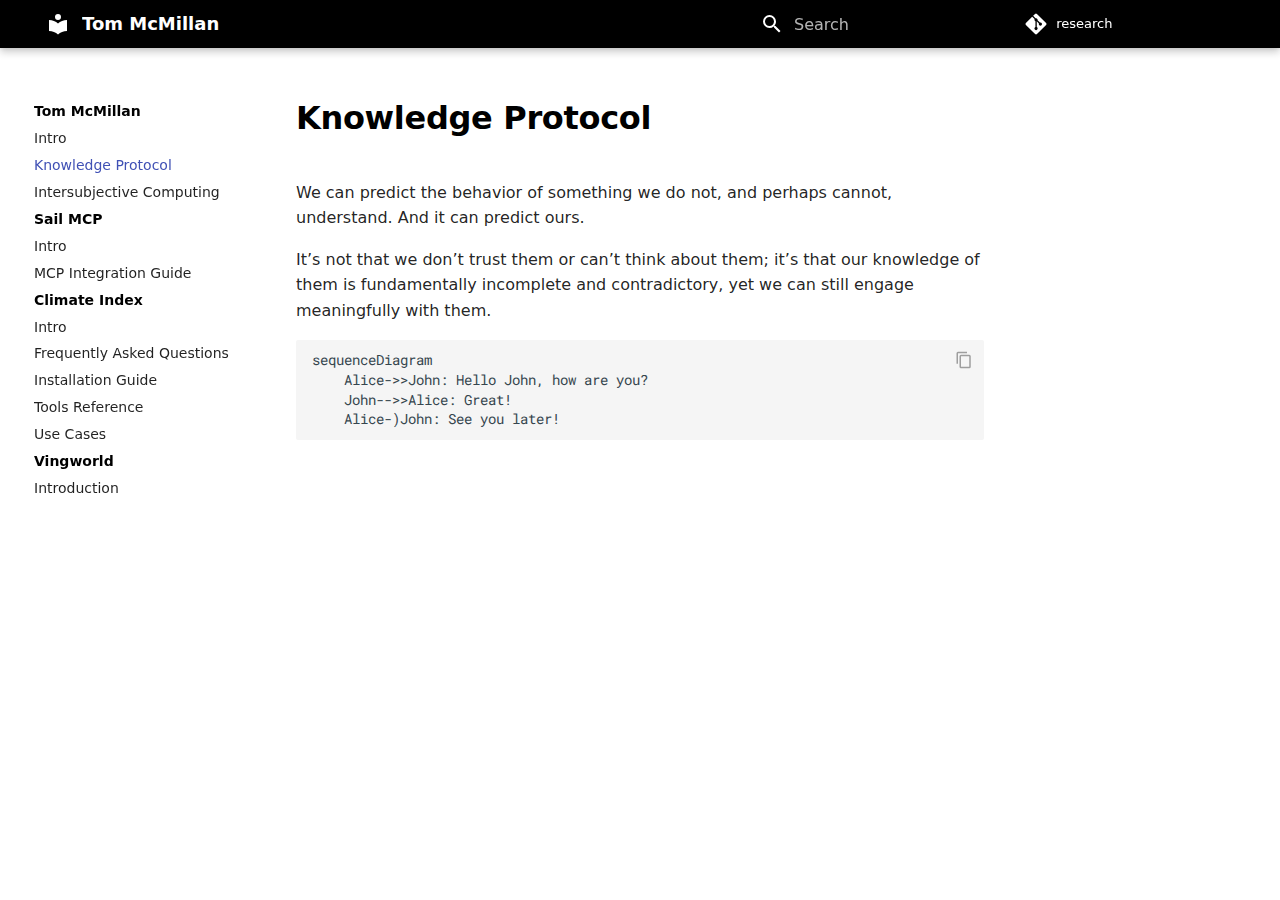
<file: knowledge-protocol/index.html>
<!doctype html>
<html lang="en" class="no-js">
  <head>
    
      <meta charset="utf-8">
      <meta name="viewport" content="width=device-width,initial-scale=1">
      
      
      
        <link rel="canonical" href="https://tom-mcmillan.github.io/research/knowledge-protocol/">
      
      
        <link rel="prev" href="..">
      
      
        <link rel="next" href="../intersubjective-computing/">
      
      
      <link rel="icon" href="../assets/images/favicon.png">
      <meta name="generator" content="mkdocs-1.6.1, mkdocs-material-9.6.14">
    
    
      
        <title>Knowledge Protocol - Tom McMillan</title>
      
    
    
      <link rel="stylesheet" href="../assets/stylesheets/main.342714a4.min.css">
      
        
        <link rel="stylesheet" href="../assets/stylesheets/palette.06af60db.min.css">
      
      


    
    
      
    
    
      
        
        
        <link rel="preconnect" href="https://fonts.gstatic.com" crossorigin>
        <link rel="stylesheet" href="https://fonts.googleapis.com/css?family=Roboto:300,300i,400,400i,700,700i%7CRoboto+Mono:400,400i,700,700i&display=fallback">
        <style>:root{--md-text-font:"Roboto";--md-code-font:"Roboto Mono"}</style>
      
    
    
      <link rel="stylesheet" href="../css/custom.css">
    
    <script>__md_scope=new URL("..",location),__md_hash=e=>[...e].reduce(((e,_)=>(e<<5)-e+_.charCodeAt(0)),0),__md_get=(e,_=localStorage,t=__md_scope)=>JSON.parse(_.getItem(t.pathname+"."+e)),__md_set=(e,_,t=localStorage,a=__md_scope)=>{try{t.setItem(a.pathname+"."+e,JSON.stringify(_))}catch(e){}}</script>
    
      

    
    
    
  </head>
  
  
    
    
    
    
    
    <body dir="ltr" data-md-color-scheme="default" data-md-color-primary="#000000" data-md-color-accent="indigo">
  
    
    <input class="md-toggle" data-md-toggle="drawer" type="checkbox" id="__drawer" autocomplete="off">
    <input class="md-toggle" data-md-toggle="search" type="checkbox" id="__search" autocomplete="off">
    <label class="md-overlay" for="__drawer"></label>
    <div data-md-component="skip">
      
    </div>
    <div data-md-component="announce">
      
    </div>
    
    
      

  

<header class="md-header md-header--shadow" data-md-component="header">
  <nav class="md-header__inner md-grid" aria-label="Header">
    <a href=".." title="Tom McMillan" class="md-header__button md-logo" aria-label="Tom McMillan" data-md-component="logo">
      
  
  <svg xmlns="http://www.w3.org/2000/svg" viewBox="0 0 24 24"><path d="M12 8a3 3 0 0 0 3-3 3 3 0 0 0-3-3 3 3 0 0 0-3 3 3 3 0 0 0 3 3m0 3.54C9.64 9.35 6.5 8 3 8v11c3.5 0 6.64 1.35 9 3.54 2.36-2.19 5.5-3.54 9-3.54V8c-3.5 0-6.64 1.35-9 3.54"/></svg>

    </a>
    <label class="md-header__button md-icon" for="__drawer">
      
      <svg xmlns="http://www.w3.org/2000/svg" viewBox="0 0 24 24"><path d="M3 6h18v2H3zm0 5h18v2H3zm0 5h18v2H3z"/></svg>
    </label>
    <div class="md-header__title" data-md-component="header-title">
      <div class="md-header__ellipsis">
        <div class="md-header__topic">
          <span class="md-ellipsis">
            Tom McMillan
          </span>
        </div>
        <div class="md-header__topic" data-md-component="header-topic">
          <span class="md-ellipsis">
            
              Knowledge Protocol
            
          </span>
        </div>
      </div>
    </div>
    
      
    
    
    
    
      
      
        <label class="md-header__button md-icon" for="__search">
          
          <svg xmlns="http://www.w3.org/2000/svg" viewBox="0 0 24 24"><path d="M9.5 3A6.5 6.5 0 0 1 16 9.5c0 1.61-.59 3.09-1.56 4.23l.27.27h.79l5 5-1.5 1.5-5-5v-.79l-.27-.27A6.52 6.52 0 0 1 9.5 16 6.5 6.5 0 0 1 3 9.5 6.5 6.5 0 0 1 9.5 3m0 2C7 5 5 7 5 9.5S7 14 9.5 14 14 12 14 9.5 12 5 9.5 5"/></svg>
        </label>
        <div class="md-search" data-md-component="search" role="dialog">
  <label class="md-search__overlay" for="__search"></label>
  <div class="md-search__inner" role="search">
    <form class="md-search__form" name="search">
      <input type="text" class="md-search__input" name="query" aria-label="Search" placeholder="Search" autocapitalize="off" autocorrect="off" autocomplete="off" spellcheck="false" data-md-component="search-query" required>
      <label class="md-search__icon md-icon" for="__search">
        
        <svg xmlns="http://www.w3.org/2000/svg" viewBox="0 0 24 24"><path d="M9.5 3A6.5 6.5 0 0 1 16 9.5c0 1.61-.59 3.09-1.56 4.23l.27.27h.79l5 5-1.5 1.5-5-5v-.79l-.27-.27A6.52 6.52 0 0 1 9.5 16 6.5 6.5 0 0 1 3 9.5 6.5 6.5 0 0 1 9.5 3m0 2C7 5 5 7 5 9.5S7 14 9.5 14 14 12 14 9.5 12 5 9.5 5"/></svg>
        
        <svg xmlns="http://www.w3.org/2000/svg" viewBox="0 0 24 24"><path d="M20 11v2H8l5.5 5.5-1.42 1.42L4.16 12l7.92-7.92L13.5 5.5 8 11z"/></svg>
      </label>
      <nav class="md-search__options" aria-label="Search">
        
        <button type="reset" class="md-search__icon md-icon" title="Clear" aria-label="Clear" tabindex="-1">
          
          <svg xmlns="http://www.w3.org/2000/svg" viewBox="0 0 24 24"><path d="M19 6.41 17.59 5 12 10.59 6.41 5 5 6.41 10.59 12 5 17.59 6.41 19 12 13.41 17.59 19 19 17.59 13.41 12z"/></svg>
        </button>
      </nav>
      
        <div class="md-search__suggest" data-md-component="search-suggest"></div>
      
    </form>
    <div class="md-search__output">
      <div class="md-search__scrollwrap" tabindex="0" data-md-scrollfix>
        <div class="md-search-result" data-md-component="search-result">
          <div class="md-search-result__meta">
            Initializing search
          </div>
          <ol class="md-search-result__list" role="presentation"></ol>
        </div>
      </div>
    </div>
  </div>
</div>
      
    
    
      <div class="md-header__source">
        <a href="https://github.com/tom-mcmillan/research" title="Go to repository" class="md-source" data-md-component="source">
  <div class="md-source__icon md-icon">
    
    <svg xmlns="http://www.w3.org/2000/svg" viewBox="0 0 448 512"><!--! Font Awesome Free 6.7.2 by @fontawesome - https://fontawesome.com License - https://fontawesome.com/license/free (Icons: CC BY 4.0, Fonts: SIL OFL 1.1, Code: MIT License) Copyright 2024 Fonticons, Inc.--><path d="M439.55 236.05 244 40.45a28.87 28.87 0 0 0-40.81 0l-40.66 40.63 51.52 51.52c27.06-9.14 52.68 16.77 43.39 43.68l49.66 49.66c34.23-11.8 61.18 31 35.47 56.69-26.49 26.49-70.21-2.87-56-37.34L240.22 199v121.85c25.3 12.54 22.26 41.85 9.08 55a34.34 34.34 0 0 1-48.55 0c-17.57-17.6-11.07-46.91 11.25-56v-123c-20.8-8.51-24.6-30.74-18.64-45L142.57 101 8.45 235.14a28.86 28.86 0 0 0 0 40.81l195.61 195.6a28.86 28.86 0 0 0 40.8 0l194.69-194.69a28.86 28.86 0 0 0 0-40.81"/></svg>
  </div>
  <div class="md-source__repository">
    research
  </div>
</a>
      </div>
    
  </nav>
  
</header>
    
    <div class="md-container" data-md-component="container">
      
      
        
          
        
      
      <main class="md-main" data-md-component="main">
        <div class="md-main__inner md-grid">
          
            
              
              <div class="md-sidebar md-sidebar--primary" data-md-component="sidebar" data-md-type="navigation" >
                <div class="md-sidebar__scrollwrap">
                  <div class="md-sidebar__inner">
                    



<nav class="md-nav md-nav--primary" aria-label="Navigation" data-md-level="0">
  <label class="md-nav__title" for="__drawer">
    <a href=".." title="Tom McMillan" class="md-nav__button md-logo" aria-label="Tom McMillan" data-md-component="logo">
      
  
  <svg xmlns="http://www.w3.org/2000/svg" viewBox="0 0 24 24"><path d="M12 8a3 3 0 0 0 3-3 3 3 0 0 0-3-3 3 3 0 0 0-3 3 3 3 0 0 0 3 3m0 3.54C9.64 9.35 6.5 8 3 8v11c3.5 0 6.64 1.35 9 3.54 2.36-2.19 5.5-3.54 9-3.54V8c-3.5 0-6.64 1.35-9 3.54"/></svg>

    </a>
    Tom McMillan
  </label>
  
    <div class="md-nav__source">
      <a href="https://github.com/tom-mcmillan/research" title="Go to repository" class="md-source" data-md-component="source">
  <div class="md-source__icon md-icon">
    
    <svg xmlns="http://www.w3.org/2000/svg" viewBox="0 0 448 512"><!--! Font Awesome Free 6.7.2 by @fontawesome - https://fontawesome.com License - https://fontawesome.com/license/free (Icons: CC BY 4.0, Fonts: SIL OFL 1.1, Code: MIT License) Copyright 2024 Fonticons, Inc.--><path d="M439.55 236.05 244 40.45a28.87 28.87 0 0 0-40.81 0l-40.66 40.63 51.52 51.52c27.06-9.14 52.68 16.77 43.39 43.68l49.66 49.66c34.23-11.8 61.18 31 35.47 56.69-26.49 26.49-70.21-2.87-56-37.34L240.22 199v121.85c25.3 12.54 22.26 41.85 9.08 55a34.34 34.34 0 0 1-48.55 0c-17.57-17.6-11.07-46.91 11.25-56v-123c-20.8-8.51-24.6-30.74-18.64-45L142.57 101 8.45 235.14a28.86 28.86 0 0 0 0 40.81l195.61 195.6a28.86 28.86 0 0 0 40.8 0l194.69-194.69a28.86 28.86 0 0 0 0-40.81"/></svg>
  </div>
  <div class="md-source__repository">
    research
  </div>
</a>
    </div>
  
  <ul class="md-nav__list" data-md-scrollfix>
    
      
      
  
  
  
  
    <li class="md-nav__item">
      <a href=".." class="md-nav__link">
        
  
  
  <span class="md-ellipsis">
    Intro
    
  </span>
  

      </a>
    </li>
  

    
      
      
  
  
    
  
  
  
    <li class="md-nav__item md-nav__item--active">
      
      <input class="md-nav__toggle md-toggle" type="checkbox" id="__toc">
      
      
      
      <a href="./" class="md-nav__link md-nav__link--active">
        
  
  
  <span class="md-ellipsis">
    Knowledge Protocol
    
  </span>
  

      </a>
      
    </li>
  

    
      
      
  
  
  
  
    <li class="md-nav__item">
      <a href="../intersubjective-computing/" class="md-nav__link">
        
  
  
  <span class="md-ellipsis">
    Intersubjective Computing
    
  </span>
  

      </a>
    </li>
  

    
      
      
  
  
  
  
    
    
    
    
    
    <li class="md-nav__item md-nav__item--nested">
      
        
        
          
        
        <input class="md-nav__toggle md-toggle md-toggle--indeterminate" type="checkbox" id="__nav_4" >
        
          
          <label class="md-nav__link" for="__nav_4" id="__nav_4_label" tabindex="0">
            
  
  
  <span class="md-ellipsis">
    Sail MCP
    
  </span>
  

            <span class="md-nav__icon md-icon"></span>
          </label>
        
        <nav class="md-nav" data-md-level="1" aria-labelledby="__nav_4_label" aria-expanded="false">
          <label class="md-nav__title" for="__nav_4">
            <span class="md-nav__icon md-icon"></span>
            Sail MCP
          </label>
          <ul class="md-nav__list" data-md-scrollfix>
            
              
                
  
  
  
  
    <li class="md-nav__item">
      <a href="../sail-mcp/" class="md-nav__link">
        
  
  
  <span class="md-ellipsis">
    Intro
    
  </span>
  

      </a>
    </li>
  

              
            
              
                
  
  
  
  
    <li class="md-nav__item">
      <a href="../sail-mcp/MCP-INTEGRATION/" class="md-nav__link">
        
  
  
  <span class="md-ellipsis">
    MCP Integration Guide
    
  </span>
  

      </a>
    </li>
  

              
            
          </ul>
        </nav>
      
    </li>
  

    
      
      
  
  
  
  
    
    
    
    
    
    <li class="md-nav__item md-nav__item--nested">
      
        
        
          
        
        <input class="md-nav__toggle md-toggle md-toggle--indeterminate" type="checkbox" id="__nav_5" >
        
          
          <label class="md-nav__link" for="__nav_5" id="__nav_5_label" tabindex="0">
            
  
  
  <span class="md-ellipsis">
    Climate Index
    
  </span>
  

            <span class="md-nav__icon md-icon"></span>
          </label>
        
        <nav class="md-nav" data-md-level="1" aria-labelledby="__nav_5_label" aria-expanded="false">
          <label class="md-nav__title" for="__nav_5">
            <span class="md-nav__icon md-icon"></span>
            Climate Index
          </label>
          <ul class="md-nav__list" data-md-scrollfix>
            
              
                
  
  
  
  
    <li class="md-nav__item">
      <a href="../climate-index/" class="md-nav__link">
        
  
  
  <span class="md-ellipsis">
    Intro
    
  </span>
  

      </a>
    </li>
  

              
            
              
                
  
  
  
  
    <li class="md-nav__item">
      <a href="../climate-index/faq/" class="md-nav__link">
        
  
  
  <span class="md-ellipsis">
    Frequently Asked Questions
    
  </span>
  

      </a>
    </li>
  

              
            
              
                
  
  
  
  
    <li class="md-nav__item">
      <a href="../climate-index/installation/" class="md-nav__link">
        
  
  
  <span class="md-ellipsis">
    Installation Guide
    
  </span>
  

      </a>
    </li>
  

              
            
              
                
  
  
  
  
    <li class="md-nav__item">
      <a href="../climate-index/tools/" class="md-nav__link">
        
  
  
  <span class="md-ellipsis">
    Tools Reference
    
  </span>
  

      </a>
    </li>
  

              
            
              
                
  
  
  
  
    <li class="md-nav__item">
      <a href="../climate-index/use-cases/" class="md-nav__link">
        
  
  
  <span class="md-ellipsis">
    Use Cases
    
  </span>
  

      </a>
    </li>
  

              
            
          </ul>
        </nav>
      
    </li>
  

    
      
      
  
  
  
  
    
    
    
    
    
    <li class="md-nav__item md-nav__item--nested">
      
        
        
          
        
        <input class="md-nav__toggle md-toggle md-toggle--indeterminate" type="checkbox" id="__nav_6" >
        
          
          <label class="md-nav__link" for="__nav_6" id="__nav_6_label" tabindex="0">
            
  
  
  <span class="md-ellipsis">
    Vingworld
    
  </span>
  

            <span class="md-nav__icon md-icon"></span>
          </label>
        
        <nav class="md-nav" data-md-level="1" aria-labelledby="__nav_6_label" aria-expanded="false">
          <label class="md-nav__title" for="__nav_6">
            <span class="md-nav__icon md-icon"></span>
            Vingworld
          </label>
          <ul class="md-nav__list" data-md-scrollfix>
            
              
                
  
  
  
  
    <li class="md-nav__item">
      <a href="../vingworld/" class="md-nav__link">
        
  
  
  <span class="md-ellipsis">
    Introduction
    
  </span>
  

      </a>
    </li>
  

              
            
          </ul>
        </nav>
      
    </li>
  

    
  </ul>
</nav>
                  </div>
                </div>
              </div>
            
            
              
              <div class="md-sidebar md-sidebar--secondary" data-md-component="sidebar" data-md-type="toc" >
                <div class="md-sidebar__scrollwrap">
                  <div class="md-sidebar__inner">
                    

  

<nav class="md-nav md-nav--secondary" aria-label="Table of Contents">
  
  
  
  
</nav>
                  </div>
                </div>
              </div>
            
          
          
            <div class="md-content" data-md-component="content">
              <article class="md-content__inner md-typeset">
                
                  


  
  


<h1 id="knowledge-protocol">Knowledge Protocol<a class="headerlink" href="#knowledge-protocol" title="Permanent link">&para;</a></h1>
<p>We can predict the behavior of something we do not, and perhaps cannot, understand. And it can predict ours. </p>
<p>It’s not that we don’t trust them or can’t think about them; it’s that our knowledge of them is fundamentally incomplete and contradictory, yet we can still engage meaningfully with them.</p>
<div class="highlight"><pre><span></span><code>sequenceDiagram
    Alice-&gt;&gt;John: Hello John, how are you?
    John--&gt;&gt;Alice: Great!
    Alice-)John: See you later!
</code></pre></div>












                
              </article>
            </div>
          
          
<script>var target=document.getElementById(location.hash.slice(1));target&&target.name&&(target.checked=target.name.startsWith("__tabbed_"))</script>
        </div>
        
      </main>
      
        <footer class="md-footer">
  
  <div class="md-footer-meta md-typeset">
    <div class="md-footer-meta__inner md-grid">
      <div class="md-copyright">
  
  
    Made with
    <a href="https://squidfunk.github.io/mkdocs-material/" target="_blank" rel="noopener">
      Material for MkDocs
    </a>
  
</div>
      
    </div>
  </div>
</footer>
      
    </div>
    <div class="md-dialog" data-md-component="dialog">
      <div class="md-dialog__inner md-typeset"></div>
    </div>
    
    
    
      
      <script id="__config" type="application/json">{"base": "..", "features": ["navigation.expand", "navigation.instant", "toc.following", "search.highlight", "search.suggest", "content.code.copy"], "search": "../assets/javascripts/workers/search.d50fe291.min.js", "tags": null, "translations": {"clipboard.copied": "Copied to clipboard", "clipboard.copy": "Copy to clipboard", "search.result.more.one": "1 more on this page", "search.result.more.other": "# more on this page", "search.result.none": "No matching documents", "search.result.one": "1 matching document", "search.result.other": "# matching documents", "search.result.placeholder": "Type to start searching", "search.result.term.missing": "Missing", "select.version": "Select version"}, "version": null}</script>
    
    
      <script src="../assets/javascripts/bundle.13a4f30d.min.js"></script>
      
    
  </body>
</html>
</file>
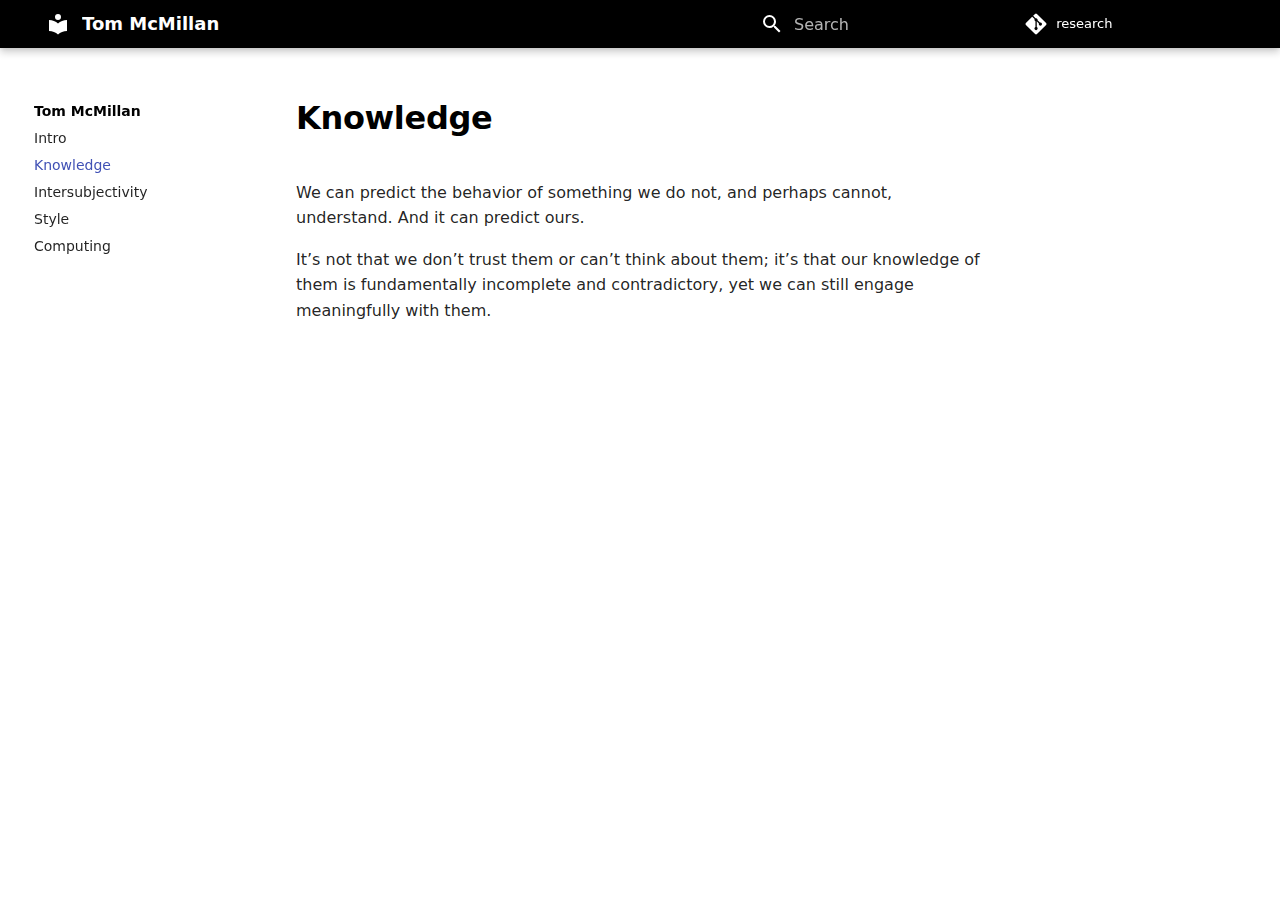
<file: knowledge/index.html>
<!doctype html>
<html lang="en" class="no-js">
  <head>
    
      <meta charset="utf-8">
      <meta name="viewport" content="width=device-width,initial-scale=1">
      
      
      
        <link rel="canonical" href="https://tom-mcmillan.github.io/research/knowledge/">
      
      
        <link rel="prev" href="..">
      
      
        <link rel="next" href="../intersubjectivity/">
      
      
      <link rel="icon" href="../assets/images/favicon.png">
      <meta name="generator" content="mkdocs-1.6.1, mkdocs-material-9.6.14">
    
    
      
        <title>Knowledge - Tom McMillan</title>
      
    
    
      <link rel="stylesheet" href="../assets/stylesheets/main.342714a4.min.css">
      
        
        <link rel="stylesheet" href="../assets/stylesheets/palette.06af60db.min.css">
      
      


    
    
      
    
    
      
        
        
        <link rel="preconnect" href="https://fonts.gstatic.com" crossorigin>
        <link rel="stylesheet" href="https://fonts.googleapis.com/css?family=Roboto:300,300i,400,400i,700,700i%7CRoboto+Mono:400,400i,700,700i&display=fallback">
        <style>:root{--md-text-font:"Roboto";--md-code-font:"Roboto Mono"}</style>
      
    
    
      <link rel="stylesheet" href="../css/custom.css">
    
    <script>__md_scope=new URL("..",location),__md_hash=e=>[...e].reduce(((e,_)=>(e<<5)-e+_.charCodeAt(0)),0),__md_get=(e,_=localStorage,t=__md_scope)=>JSON.parse(_.getItem(t.pathname+"."+e)),__md_set=(e,_,t=localStorage,a=__md_scope)=>{try{t.setItem(a.pathname+"."+e,JSON.stringify(_))}catch(e){}}</script>
    
      

    
    
    
  </head>
  
  
    
    
    
    
    
    <body dir="ltr" data-md-color-scheme="default" data-md-color-primary="#000000" data-md-color-accent="indigo">
  
    
    <input class="md-toggle" data-md-toggle="drawer" type="checkbox" id="__drawer" autocomplete="off">
    <input class="md-toggle" data-md-toggle="search" type="checkbox" id="__search" autocomplete="off">
    <label class="md-overlay" for="__drawer"></label>
    <div data-md-component="skip">
      
    </div>
    <div data-md-component="announce">
      
    </div>
    
    
      

  

<header class="md-header md-header--shadow" data-md-component="header">
  <nav class="md-header__inner md-grid" aria-label="Header">
    <a href=".." title="Tom McMillan" class="md-header__button md-logo" aria-label="Tom McMillan" data-md-component="logo">
      
  
  <svg xmlns="http://www.w3.org/2000/svg" viewBox="0 0 24 24"><path d="M12 8a3 3 0 0 0 3-3 3 3 0 0 0-3-3 3 3 0 0 0-3 3 3 3 0 0 0 3 3m0 3.54C9.64 9.35 6.5 8 3 8v11c3.5 0 6.64 1.35 9 3.54 2.36-2.19 5.5-3.54 9-3.54V8c-3.5 0-6.64 1.35-9 3.54"/></svg>

    </a>
    <label class="md-header__button md-icon" for="__drawer">
      
      <svg xmlns="http://www.w3.org/2000/svg" viewBox="0 0 24 24"><path d="M3 6h18v2H3zm0 5h18v2H3zm0 5h18v2H3z"/></svg>
    </label>
    <div class="md-header__title" data-md-component="header-title">
      <div class="md-header__ellipsis">
        <div class="md-header__topic">
          <span class="md-ellipsis">
            Tom McMillan
          </span>
        </div>
        <div class="md-header__topic" data-md-component="header-topic">
          <span class="md-ellipsis">
            
              Knowledge
            
          </span>
        </div>
      </div>
    </div>
    
      
    
    
    
    
      
      
        <label class="md-header__button md-icon" for="__search">
          
          <svg xmlns="http://www.w3.org/2000/svg" viewBox="0 0 24 24"><path d="M9.5 3A6.5 6.5 0 0 1 16 9.5c0 1.61-.59 3.09-1.56 4.23l.27.27h.79l5 5-1.5 1.5-5-5v-.79l-.27-.27A6.52 6.52 0 0 1 9.5 16 6.5 6.5 0 0 1 3 9.5 6.5 6.5 0 0 1 9.5 3m0 2C7 5 5 7 5 9.5S7 14 9.5 14 14 12 14 9.5 12 5 9.5 5"/></svg>
        </label>
        <div class="md-search" data-md-component="search" role="dialog">
  <label class="md-search__overlay" for="__search"></label>
  <div class="md-search__inner" role="search">
    <form class="md-search__form" name="search">
      <input type="text" class="md-search__input" name="query" aria-label="Search" placeholder="Search" autocapitalize="off" autocorrect="off" autocomplete="off" spellcheck="false" data-md-component="search-query" required>
      <label class="md-search__icon md-icon" for="__search">
        
        <svg xmlns="http://www.w3.org/2000/svg" viewBox="0 0 24 24"><path d="M9.5 3A6.5 6.5 0 0 1 16 9.5c0 1.61-.59 3.09-1.56 4.23l.27.27h.79l5 5-1.5 1.5-5-5v-.79l-.27-.27A6.52 6.52 0 0 1 9.5 16 6.5 6.5 0 0 1 3 9.5 6.5 6.5 0 0 1 9.5 3m0 2C7 5 5 7 5 9.5S7 14 9.5 14 14 12 14 9.5 12 5 9.5 5"/></svg>
        
        <svg xmlns="http://www.w3.org/2000/svg" viewBox="0 0 24 24"><path d="M20 11v2H8l5.5 5.5-1.42 1.42L4.16 12l7.92-7.92L13.5 5.5 8 11z"/></svg>
      </label>
      <nav class="md-search__options" aria-label="Search">
        
        <button type="reset" class="md-search__icon md-icon" title="Clear" aria-label="Clear" tabindex="-1">
          
          <svg xmlns="http://www.w3.org/2000/svg" viewBox="0 0 24 24"><path d="M19 6.41 17.59 5 12 10.59 6.41 5 5 6.41 10.59 12 5 17.59 6.41 19 12 13.41 17.59 19 19 17.59 13.41 12z"/></svg>
        </button>
      </nav>
      
        <div class="md-search__suggest" data-md-component="search-suggest"></div>
      
    </form>
    <div class="md-search__output">
      <div class="md-search__scrollwrap" tabindex="0" data-md-scrollfix>
        <div class="md-search-result" data-md-component="search-result">
          <div class="md-search-result__meta">
            Initializing search
          </div>
          <ol class="md-search-result__list" role="presentation"></ol>
        </div>
      </div>
    </div>
  </div>
</div>
      
    
    
      <div class="md-header__source">
        <a href="https://github.com/tom-mcmillan/research" title="Go to repository" class="md-source" data-md-component="source">
  <div class="md-source__icon md-icon">
    
    <svg xmlns="http://www.w3.org/2000/svg" viewBox="0 0 448 512"><!--! Font Awesome Free 6.7.2 by @fontawesome - https://fontawesome.com License - https://fontawesome.com/license/free (Icons: CC BY 4.0, Fonts: SIL OFL 1.1, Code: MIT License) Copyright 2024 Fonticons, Inc.--><path d="M439.55 236.05 244 40.45a28.87 28.87 0 0 0-40.81 0l-40.66 40.63 51.52 51.52c27.06-9.14 52.68 16.77 43.39 43.68l49.66 49.66c34.23-11.8 61.18 31 35.47 56.69-26.49 26.49-70.21-2.87-56-37.34L240.22 199v121.85c25.3 12.54 22.26 41.85 9.08 55a34.34 34.34 0 0 1-48.55 0c-17.57-17.6-11.07-46.91 11.25-56v-123c-20.8-8.51-24.6-30.74-18.64-45L142.57 101 8.45 235.14a28.86 28.86 0 0 0 0 40.81l195.61 195.6a28.86 28.86 0 0 0 40.8 0l194.69-194.69a28.86 28.86 0 0 0 0-40.81"/></svg>
  </div>
  <div class="md-source__repository">
    research
  </div>
</a>
      </div>
    
  </nav>
  
</header>
    
    <div class="md-container" data-md-component="container">
      
      
        
          
        
      
      <main class="md-main" data-md-component="main">
        <div class="md-main__inner md-grid">
          
            
              
              <div class="md-sidebar md-sidebar--primary" data-md-component="sidebar" data-md-type="navigation" >
                <div class="md-sidebar__scrollwrap">
                  <div class="md-sidebar__inner">
                    



<nav class="md-nav md-nav--primary" aria-label="Navigation" data-md-level="0">
  <label class="md-nav__title" for="__drawer">
    <a href=".." title="Tom McMillan" class="md-nav__button md-logo" aria-label="Tom McMillan" data-md-component="logo">
      
  
  <svg xmlns="http://www.w3.org/2000/svg" viewBox="0 0 24 24"><path d="M12 8a3 3 0 0 0 3-3 3 3 0 0 0-3-3 3 3 0 0 0-3 3 3 3 0 0 0 3 3m0 3.54C9.64 9.35 6.5 8 3 8v11c3.5 0 6.64 1.35 9 3.54 2.36-2.19 5.5-3.54 9-3.54V8c-3.5 0-6.64 1.35-9 3.54"/></svg>

    </a>
    Tom McMillan
  </label>
  
    <div class="md-nav__source">
      <a href="https://github.com/tom-mcmillan/research" title="Go to repository" class="md-source" data-md-component="source">
  <div class="md-source__icon md-icon">
    
    <svg xmlns="http://www.w3.org/2000/svg" viewBox="0 0 448 512"><!--! Font Awesome Free 6.7.2 by @fontawesome - https://fontawesome.com License - https://fontawesome.com/license/free (Icons: CC BY 4.0, Fonts: SIL OFL 1.1, Code: MIT License) Copyright 2024 Fonticons, Inc.--><path d="M439.55 236.05 244 40.45a28.87 28.87 0 0 0-40.81 0l-40.66 40.63 51.52 51.52c27.06-9.14 52.68 16.77 43.39 43.68l49.66 49.66c34.23-11.8 61.18 31 35.47 56.69-26.49 26.49-70.21-2.87-56-37.34L240.22 199v121.85c25.3 12.54 22.26 41.85 9.08 55a34.34 34.34 0 0 1-48.55 0c-17.57-17.6-11.07-46.91 11.25-56v-123c-20.8-8.51-24.6-30.74-18.64-45L142.57 101 8.45 235.14a28.86 28.86 0 0 0 0 40.81l195.61 195.6a28.86 28.86 0 0 0 40.8 0l194.69-194.69a28.86 28.86 0 0 0 0-40.81"/></svg>
  </div>
  <div class="md-source__repository">
    research
  </div>
</a>
    </div>
  
  <ul class="md-nav__list" data-md-scrollfix>
    
      
      
  
  
  
  
    <li class="md-nav__item">
      <a href=".." class="md-nav__link">
        
  
  
  <span class="md-ellipsis">
    Intro
    
  </span>
  

      </a>
    </li>
  

    
      
      
  
  
    
  
  
  
    <li class="md-nav__item md-nav__item--active">
      
      <input class="md-nav__toggle md-toggle" type="checkbox" id="__toc">
      
      
      
      <a href="./" class="md-nav__link md-nav__link--active">
        
  
  
  <span class="md-ellipsis">
    Knowledge
    
  </span>
  

      </a>
      
    </li>
  

    
      
      
  
  
  
  
    <li class="md-nav__item">
      <a href="../intersubjectivity/" class="md-nav__link">
        
  
  
  <span class="md-ellipsis">
    Intersubjectivity
    
  </span>
  

      </a>
    </li>
  

    
      
      
  
  
  
  
    <li class="md-nav__item">
      <a href="../style/" class="md-nav__link">
        
  
  
  <span class="md-ellipsis">
    Style
    
  </span>
  

      </a>
    </li>
  

    
      
      
  
  
  
  
    <li class="md-nav__item">
      <a href="../computing/" class="md-nav__link">
        
  
  
  <span class="md-ellipsis">
    Computing
    
  </span>
  

      </a>
    </li>
  

    
  </ul>
</nav>
                  </div>
                </div>
              </div>
            
            
              
              <div class="md-sidebar md-sidebar--secondary" data-md-component="sidebar" data-md-type="toc" >
                <div class="md-sidebar__scrollwrap">
                  <div class="md-sidebar__inner">
                    

  

<nav class="md-nav md-nav--secondary" aria-label="Table of Contents">
  
  
  
  
</nav>
                  </div>
                </div>
              </div>
            
          
          
            <div class="md-content" data-md-component="content">
              <article class="md-content__inner md-typeset">
                
                  


  
  


<h1 id="knowledge">Knowledge<a class="headerlink" href="#knowledge" title="Permanent link">&para;</a></h1>
<p>We can predict the behavior of something we do not, and perhaps cannot, understand. And it can predict ours. </p>
<p>It’s not that we don’t trust them or can’t think about them; it’s that our knowledge of them is fundamentally incomplete and contradictory, yet we can still engage meaningfully with them.</p>












                
              </article>
            </div>
          
          
<script>var target=document.getElementById(location.hash.slice(1));target&&target.name&&(target.checked=target.name.startsWith("__tabbed_"))</script>
        </div>
        
      </main>
      
        <footer class="md-footer">
  
  <div class="md-footer-meta md-typeset">
    <div class="md-footer-meta__inner md-grid">
      <div class="md-copyright">
  
  
    Made with
    <a href="https://squidfunk.github.io/mkdocs-material/" target="_blank" rel="noopener">
      Material for MkDocs
    </a>
  
</div>
      
    </div>
  </div>
</footer>
      
    </div>
    <div class="md-dialog" data-md-component="dialog">
      <div class="md-dialog__inner md-typeset"></div>
    </div>
    
    
    
      
      <script id="__config" type="application/json">{"base": "..", "features": ["navigation.expand", "navigation.instant", "toc.following", "search.highlight", "search.suggest", "content.code.copy"], "search": "../assets/javascripts/workers/search.d50fe291.min.js", "tags": null, "translations": {"clipboard.copied": "Copied to clipboard", "clipboard.copy": "Copy to clipboard", "search.result.more.one": "1 more on this page", "search.result.more.other": "# more on this page", "search.result.none": "No matching documents", "search.result.one": "1 matching document", "search.result.other": "# matching documents", "search.result.placeholder": "Type to start searching", "search.result.term.missing": "Missing", "select.version": "Select version"}, "version": null}</script>
    
    
      <script src="../assets/javascripts/bundle.13a4f30d.min.js"></script>
      
    
  </body>
</html>
</file>
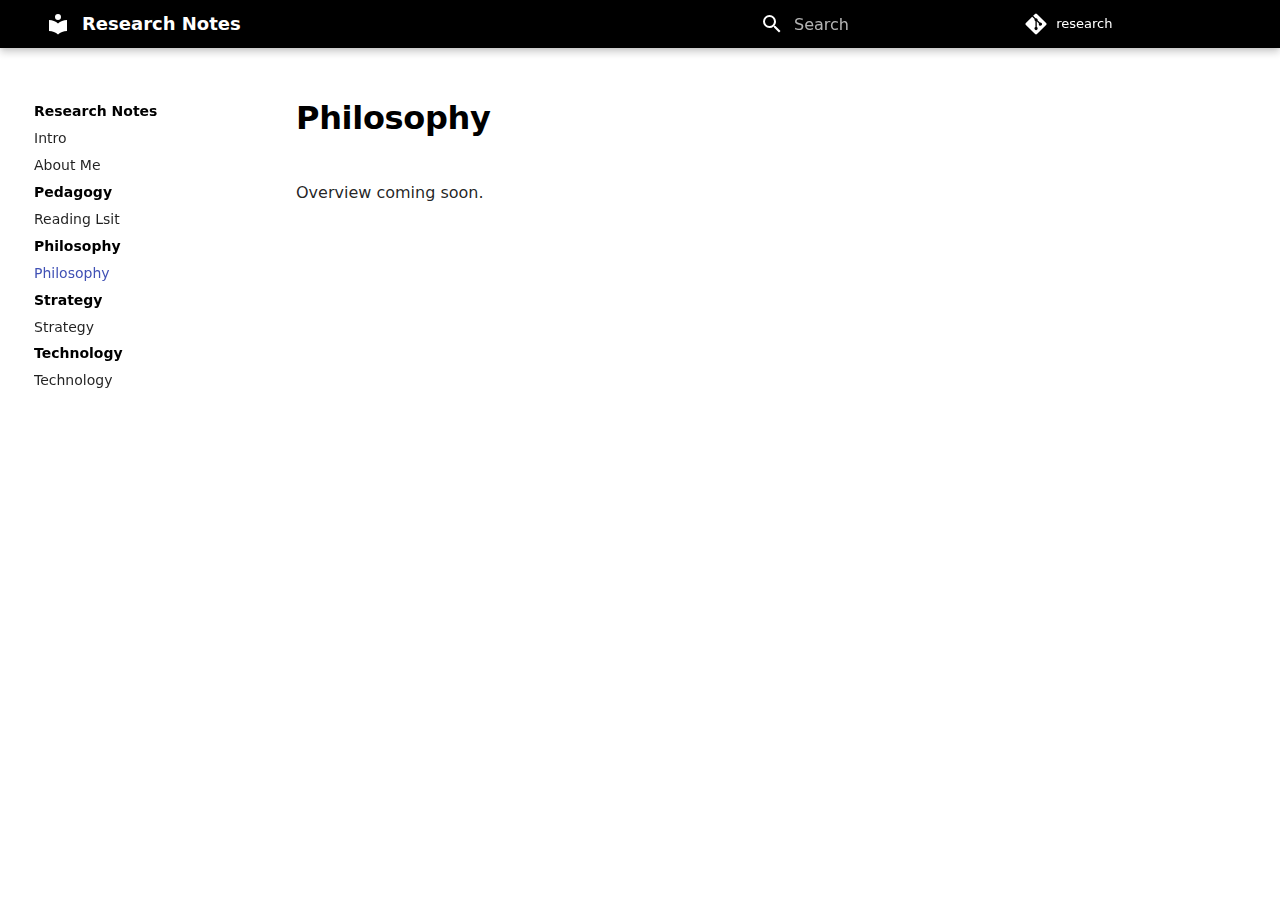
<file: philosophy/index.html>
<!doctype html>
<html lang="en" class="no-js">
  <head>
    
      <meta charset="utf-8">
      <meta name="viewport" content="width=device-width,initial-scale=1">
      
      
      
        <link rel="canonical" href="https://tom-mcmillan.github.io/research/philosophy/">
      
      
        <link rel="prev" href="../pedagogy/reading-list/">
      
      
        <link rel="next" href="../strategy/">
      
      
      <link rel="icon" href="../assets/images/favicon.png">
      <meta name="generator" content="mkdocs-1.6.1, mkdocs-material-9.6.14">
    
    
      
        <title>Philosophy - Research Notes</title>
      
    
    
      <link rel="stylesheet" href="../assets/stylesheets/main.342714a4.min.css">
      
        
        <link rel="stylesheet" href="../assets/stylesheets/palette.06af60db.min.css">
      
      


    
    
      
    
    
      
        
        
        <link rel="preconnect" href="https://fonts.gstatic.com" crossorigin>
        <link rel="stylesheet" href="https://fonts.googleapis.com/css?family=Roboto:300,300i,400,400i,700,700i%7CRoboto+Mono:400,400i,700,700i&display=fallback">
        <style>:root{--md-text-font:"Roboto";--md-code-font:"Roboto Mono"}</style>
      
    
    
      <link rel="stylesheet" href="../css/custom.css">
    
    <script>__md_scope=new URL("..",location),__md_hash=e=>[...e].reduce(((e,_)=>(e<<5)-e+_.charCodeAt(0)),0),__md_get=(e,_=localStorage,t=__md_scope)=>JSON.parse(_.getItem(t.pathname+"."+e)),__md_set=(e,_,t=localStorage,a=__md_scope)=>{try{t.setItem(a.pathname+"."+e,JSON.stringify(_))}catch(e){}}</script>
    
      

    
    
    
  </head>
  
  
    
    
    
    
    
    <body dir="ltr" data-md-color-scheme="default" data-md-color-primary="#000000" data-md-color-accent="indigo">
  
    
    <input class="md-toggle" data-md-toggle="drawer" type="checkbox" id="__drawer" autocomplete="off">
    <input class="md-toggle" data-md-toggle="search" type="checkbox" id="__search" autocomplete="off">
    <label class="md-overlay" for="__drawer"></label>
    <div data-md-component="skip">
      
    </div>
    <div data-md-component="announce">
      
    </div>
    
    
      

  

<header class="md-header md-header--shadow" data-md-component="header">
  <nav class="md-header__inner md-grid" aria-label="Header">
    <a href=".." title="Research Notes" class="md-header__button md-logo" aria-label="Research Notes" data-md-component="logo">
      
  
  <svg xmlns="http://www.w3.org/2000/svg" viewBox="0 0 24 24"><path d="M12 8a3 3 0 0 0 3-3 3 3 0 0 0-3-3 3 3 0 0 0-3 3 3 3 0 0 0 3 3m0 3.54C9.64 9.35 6.5 8 3 8v11c3.5 0 6.64 1.35 9 3.54 2.36-2.19 5.5-3.54 9-3.54V8c-3.5 0-6.64 1.35-9 3.54"/></svg>

    </a>
    <label class="md-header__button md-icon" for="__drawer">
      
      <svg xmlns="http://www.w3.org/2000/svg" viewBox="0 0 24 24"><path d="M3 6h18v2H3zm0 5h18v2H3zm0 5h18v2H3z"/></svg>
    </label>
    <div class="md-header__title" data-md-component="header-title">
      <div class="md-header__ellipsis">
        <div class="md-header__topic">
          <span class="md-ellipsis">
            Research Notes
          </span>
        </div>
        <div class="md-header__topic" data-md-component="header-topic">
          <span class="md-ellipsis">
            
              Philosophy
            
          </span>
        </div>
      </div>
    </div>
    
      
    
    
    
    
      
      
        <label class="md-header__button md-icon" for="__search">
          
          <svg xmlns="http://www.w3.org/2000/svg" viewBox="0 0 24 24"><path d="M9.5 3A6.5 6.5 0 0 1 16 9.5c0 1.61-.59 3.09-1.56 4.23l.27.27h.79l5 5-1.5 1.5-5-5v-.79l-.27-.27A6.52 6.52 0 0 1 9.5 16 6.5 6.5 0 0 1 3 9.5 6.5 6.5 0 0 1 9.5 3m0 2C7 5 5 7 5 9.5S7 14 9.5 14 14 12 14 9.5 12 5 9.5 5"/></svg>
        </label>
        <div class="md-search" data-md-component="search" role="dialog">
  <label class="md-search__overlay" for="__search"></label>
  <div class="md-search__inner" role="search">
    <form class="md-search__form" name="search">
      <input type="text" class="md-search__input" name="query" aria-label="Search" placeholder="Search" autocapitalize="off" autocorrect="off" autocomplete="off" spellcheck="false" data-md-component="search-query" required>
      <label class="md-search__icon md-icon" for="__search">
        
        <svg xmlns="http://www.w3.org/2000/svg" viewBox="0 0 24 24"><path d="M9.5 3A6.5 6.5 0 0 1 16 9.5c0 1.61-.59 3.09-1.56 4.23l.27.27h.79l5 5-1.5 1.5-5-5v-.79l-.27-.27A6.52 6.52 0 0 1 9.5 16 6.5 6.5 0 0 1 3 9.5 6.5 6.5 0 0 1 9.5 3m0 2C7 5 5 7 5 9.5S7 14 9.5 14 14 12 14 9.5 12 5 9.5 5"/></svg>
        
        <svg xmlns="http://www.w3.org/2000/svg" viewBox="0 0 24 24"><path d="M20 11v2H8l5.5 5.5-1.42 1.42L4.16 12l7.92-7.92L13.5 5.5 8 11z"/></svg>
      </label>
      <nav class="md-search__options" aria-label="Search">
        
        <button type="reset" class="md-search__icon md-icon" title="Clear" aria-label="Clear" tabindex="-1">
          
          <svg xmlns="http://www.w3.org/2000/svg" viewBox="0 0 24 24"><path d="M19 6.41 17.59 5 12 10.59 6.41 5 5 6.41 10.59 12 5 17.59 6.41 19 12 13.41 17.59 19 19 17.59 13.41 12z"/></svg>
        </button>
      </nav>
      
        <div class="md-search__suggest" data-md-component="search-suggest"></div>
      
    </form>
    <div class="md-search__output">
      <div class="md-search__scrollwrap" tabindex="0" data-md-scrollfix>
        <div class="md-search-result" data-md-component="search-result">
          <div class="md-search-result__meta">
            Initializing search
          </div>
          <ol class="md-search-result__list" role="presentation"></ol>
        </div>
      </div>
    </div>
  </div>
</div>
      
    
    
      <div class="md-header__source">
        <a href="https://github.com/tom-mcmillan/research" title="Go to repository" class="md-source" data-md-component="source">
  <div class="md-source__icon md-icon">
    
    <svg xmlns="http://www.w3.org/2000/svg" viewBox="0 0 448 512"><!--! Font Awesome Free 6.7.2 by @fontawesome - https://fontawesome.com License - https://fontawesome.com/license/free (Icons: CC BY 4.0, Fonts: SIL OFL 1.1, Code: MIT License) Copyright 2024 Fonticons, Inc.--><path d="M439.55 236.05 244 40.45a28.87 28.87 0 0 0-40.81 0l-40.66 40.63 51.52 51.52c27.06-9.14 52.68 16.77 43.39 43.68l49.66 49.66c34.23-11.8 61.18 31 35.47 56.69-26.49 26.49-70.21-2.87-56-37.34L240.22 199v121.85c25.3 12.54 22.26 41.85 9.08 55a34.34 34.34 0 0 1-48.55 0c-17.57-17.6-11.07-46.91 11.25-56v-123c-20.8-8.51-24.6-30.74-18.64-45L142.57 101 8.45 235.14a28.86 28.86 0 0 0 0 40.81l195.61 195.6a28.86 28.86 0 0 0 40.8 0l194.69-194.69a28.86 28.86 0 0 0 0-40.81"/></svg>
  </div>
  <div class="md-source__repository">
    research
  </div>
</a>
      </div>
    
  </nav>
  
</header>
    
    <div class="md-container" data-md-component="container">
      
      
        
          
        
      
      <main class="md-main" data-md-component="main">
        <div class="md-main__inner md-grid">
          
            
              
              <div class="md-sidebar md-sidebar--primary" data-md-component="sidebar" data-md-type="navigation" >
                <div class="md-sidebar__scrollwrap">
                  <div class="md-sidebar__inner">
                    



<nav class="md-nav md-nav--primary" aria-label="Navigation" data-md-level="0">
  <label class="md-nav__title" for="__drawer">
    <a href=".." title="Research Notes" class="md-nav__button md-logo" aria-label="Research Notes" data-md-component="logo">
      
  
  <svg xmlns="http://www.w3.org/2000/svg" viewBox="0 0 24 24"><path d="M12 8a3 3 0 0 0 3-3 3 3 0 0 0-3-3 3 3 0 0 0-3 3 3 3 0 0 0 3 3m0 3.54C9.64 9.35 6.5 8 3 8v11c3.5 0 6.64 1.35 9 3.54 2.36-2.19 5.5-3.54 9-3.54V8c-3.5 0-6.64 1.35-9 3.54"/></svg>

    </a>
    Research Notes
  </label>
  
    <div class="md-nav__source">
      <a href="https://github.com/tom-mcmillan/research" title="Go to repository" class="md-source" data-md-component="source">
  <div class="md-source__icon md-icon">
    
    <svg xmlns="http://www.w3.org/2000/svg" viewBox="0 0 448 512"><!--! Font Awesome Free 6.7.2 by @fontawesome - https://fontawesome.com License - https://fontawesome.com/license/free (Icons: CC BY 4.0, Fonts: SIL OFL 1.1, Code: MIT License) Copyright 2024 Fonticons, Inc.--><path d="M439.55 236.05 244 40.45a28.87 28.87 0 0 0-40.81 0l-40.66 40.63 51.52 51.52c27.06-9.14 52.68 16.77 43.39 43.68l49.66 49.66c34.23-11.8 61.18 31 35.47 56.69-26.49 26.49-70.21-2.87-56-37.34L240.22 199v121.85c25.3 12.54 22.26 41.85 9.08 55a34.34 34.34 0 0 1-48.55 0c-17.57-17.6-11.07-46.91 11.25-56v-123c-20.8-8.51-24.6-30.74-18.64-45L142.57 101 8.45 235.14a28.86 28.86 0 0 0 0 40.81l195.61 195.6a28.86 28.86 0 0 0 40.8 0l194.69-194.69a28.86 28.86 0 0 0 0-40.81"/></svg>
  </div>
  <div class="md-source__repository">
    research
  </div>
</a>
    </div>
  
  <ul class="md-nav__list" data-md-scrollfix>
    
      
      
  
  
  
  
    <li class="md-nav__item">
      <a href=".." class="md-nav__link">
        
  
  
  <span class="md-ellipsis">
    Intro
    
  </span>
  

      </a>
    </li>
  

    
      
      
  
  
  
  
    <li class="md-nav__item">
      <a href="../About-me/" class="md-nav__link">
        
  
  
  <span class="md-ellipsis">
    About Me
    
  </span>
  

      </a>
    </li>
  

    
      
      
  
  
  
  
    
    
    
    
    
    <li class="md-nav__item md-nav__item--nested">
      
        
        
          
        
        <input class="md-nav__toggle md-toggle md-toggle--indeterminate" type="checkbox" id="__nav_3" >
        
          
          <label class="md-nav__link" for="__nav_3" id="__nav_3_label" tabindex="0">
            
  
  
  <span class="md-ellipsis">
    Pedagogy
    
  </span>
  

            <span class="md-nav__icon md-icon"></span>
          </label>
        
        <nav class="md-nav" data-md-level="1" aria-labelledby="__nav_3_label" aria-expanded="false">
          <label class="md-nav__title" for="__nav_3">
            <span class="md-nav__icon md-icon"></span>
            Pedagogy
          </label>
          <ul class="md-nav__list" data-md-scrollfix>
            
              
                
  
  
  
  
    <li class="md-nav__item">
      <a href="../pedagogy/reading-list/" class="md-nav__link">
        
  
  
  <span class="md-ellipsis">
    Reading Lsit
    
  </span>
  

      </a>
    </li>
  

              
            
          </ul>
        </nav>
      
    </li>
  

    
      
      
  
  
    
  
  
  
    
    
    
    
    
    <li class="md-nav__item md-nav__item--active md-nav__item--nested">
      
        
        
        <input class="md-nav__toggle md-toggle " type="checkbox" id="__nav_4" checked>
        
          
          <label class="md-nav__link" for="__nav_4" id="__nav_4_label" tabindex="0">
            
  
  
  <span class="md-ellipsis">
    Philosophy
    
  </span>
  

            <span class="md-nav__icon md-icon"></span>
          </label>
        
        <nav class="md-nav" data-md-level="1" aria-labelledby="__nav_4_label" aria-expanded="true">
          <label class="md-nav__title" for="__nav_4">
            <span class="md-nav__icon md-icon"></span>
            Philosophy
          </label>
          <ul class="md-nav__list" data-md-scrollfix>
            
              
                
  
  
    
  
  
  
    <li class="md-nav__item md-nav__item--active">
      
      <input class="md-nav__toggle md-toggle" type="checkbox" id="__toc">
      
      
      
      <a href="./" class="md-nav__link md-nav__link--active">
        
  
  
  <span class="md-ellipsis">
    Philosophy
    
  </span>
  

      </a>
      
    </li>
  

              
            
          </ul>
        </nav>
      
    </li>
  

    
      
      
  
  
  
  
    
    
    
    
    
    <li class="md-nav__item md-nav__item--nested">
      
        
        
          
        
        <input class="md-nav__toggle md-toggle md-toggle--indeterminate" type="checkbox" id="__nav_5" >
        
          
          <label class="md-nav__link" for="__nav_5" id="__nav_5_label" tabindex="0">
            
  
  
  <span class="md-ellipsis">
    Strategy
    
  </span>
  

            <span class="md-nav__icon md-icon"></span>
          </label>
        
        <nav class="md-nav" data-md-level="1" aria-labelledby="__nav_5_label" aria-expanded="false">
          <label class="md-nav__title" for="__nav_5">
            <span class="md-nav__icon md-icon"></span>
            Strategy
          </label>
          <ul class="md-nav__list" data-md-scrollfix>
            
              
                
  
  
  
  
    <li class="md-nav__item">
      <a href="../strategy/" class="md-nav__link">
        
  
  
  <span class="md-ellipsis">
    Strategy
    
  </span>
  

      </a>
    </li>
  

              
            
          </ul>
        </nav>
      
    </li>
  

    
      
      
  
  
  
  
    
    
    
    
    
    <li class="md-nav__item md-nav__item--nested">
      
        
        
          
        
        <input class="md-nav__toggle md-toggle md-toggle--indeterminate" type="checkbox" id="__nav_6" >
        
          
          <label class="md-nav__link" for="__nav_6" id="__nav_6_label" tabindex="0">
            
  
  
  <span class="md-ellipsis">
    Technology
    
  </span>
  

            <span class="md-nav__icon md-icon"></span>
          </label>
        
        <nav class="md-nav" data-md-level="1" aria-labelledby="__nav_6_label" aria-expanded="false">
          <label class="md-nav__title" for="__nav_6">
            <span class="md-nav__icon md-icon"></span>
            Technology
          </label>
          <ul class="md-nav__list" data-md-scrollfix>
            
              
                
  
  
  
  
    <li class="md-nav__item">
      <a href="../technology/" class="md-nav__link">
        
  
  
  <span class="md-ellipsis">
    Technology
    
  </span>
  

      </a>
    </li>
  

              
            
          </ul>
        </nav>
      
    </li>
  

    
  </ul>
</nav>
                  </div>
                </div>
              </div>
            
            
              
              <div class="md-sidebar md-sidebar--secondary" data-md-component="sidebar" data-md-type="toc" >
                <div class="md-sidebar__scrollwrap">
                  <div class="md-sidebar__inner">
                    

  

<nav class="md-nav md-nav--secondary" aria-label="Table of Contents">
  
  
  
  
</nav>
                  </div>
                </div>
              </div>
            
          
          
            <div class="md-content" data-md-component="content">
              <article class="md-content__inner md-typeset">
                
                  


  
  


<h1 id="philosophy">Philosophy<a class="headerlink" href="#philosophy" title="Permanent link">&para;</a></h1>
<p>Overview coming soon.</p>












                
              </article>
            </div>
          
          
<script>var target=document.getElementById(location.hash.slice(1));target&&target.name&&(target.checked=target.name.startsWith("__tabbed_"))</script>
        </div>
        
      </main>
      
        <footer class="md-footer">
  
  <div class="md-footer-meta md-typeset">
    <div class="md-footer-meta__inner md-grid">
      <div class="md-copyright">
  
  
    Made with
    <a href="https://squidfunk.github.io/mkdocs-material/" target="_blank" rel="noopener">
      Material for MkDocs
    </a>
  
</div>
      
    </div>
  </div>
</footer>
      
    </div>
    <div class="md-dialog" data-md-component="dialog">
      <div class="md-dialog__inner md-typeset"></div>
    </div>
    
    
    
      
      <script id="__config" type="application/json">{"base": "..", "features": ["navigation.expand", "navigation.instant", "toc.following", "search.highlight", "search.suggest", "content.code.copy"], "search": "../assets/javascripts/workers/search.d50fe291.min.js", "tags": null, "translations": {"clipboard.copied": "Copied to clipboard", "clipboard.copy": "Copy to clipboard", "search.result.more.one": "1 more on this page", "search.result.more.other": "# more on this page", "search.result.none": "No matching documents", "search.result.one": "1 matching document", "search.result.other": "# matching documents", "search.result.placeholder": "Type to start searching", "search.result.term.missing": "Missing", "select.version": "Select version"}, "version": null}</script>
    
    
      <script src="../assets/javascripts/bundle.13a4f30d.min.js"></script>
      
    
  </body>
</html>
</file>
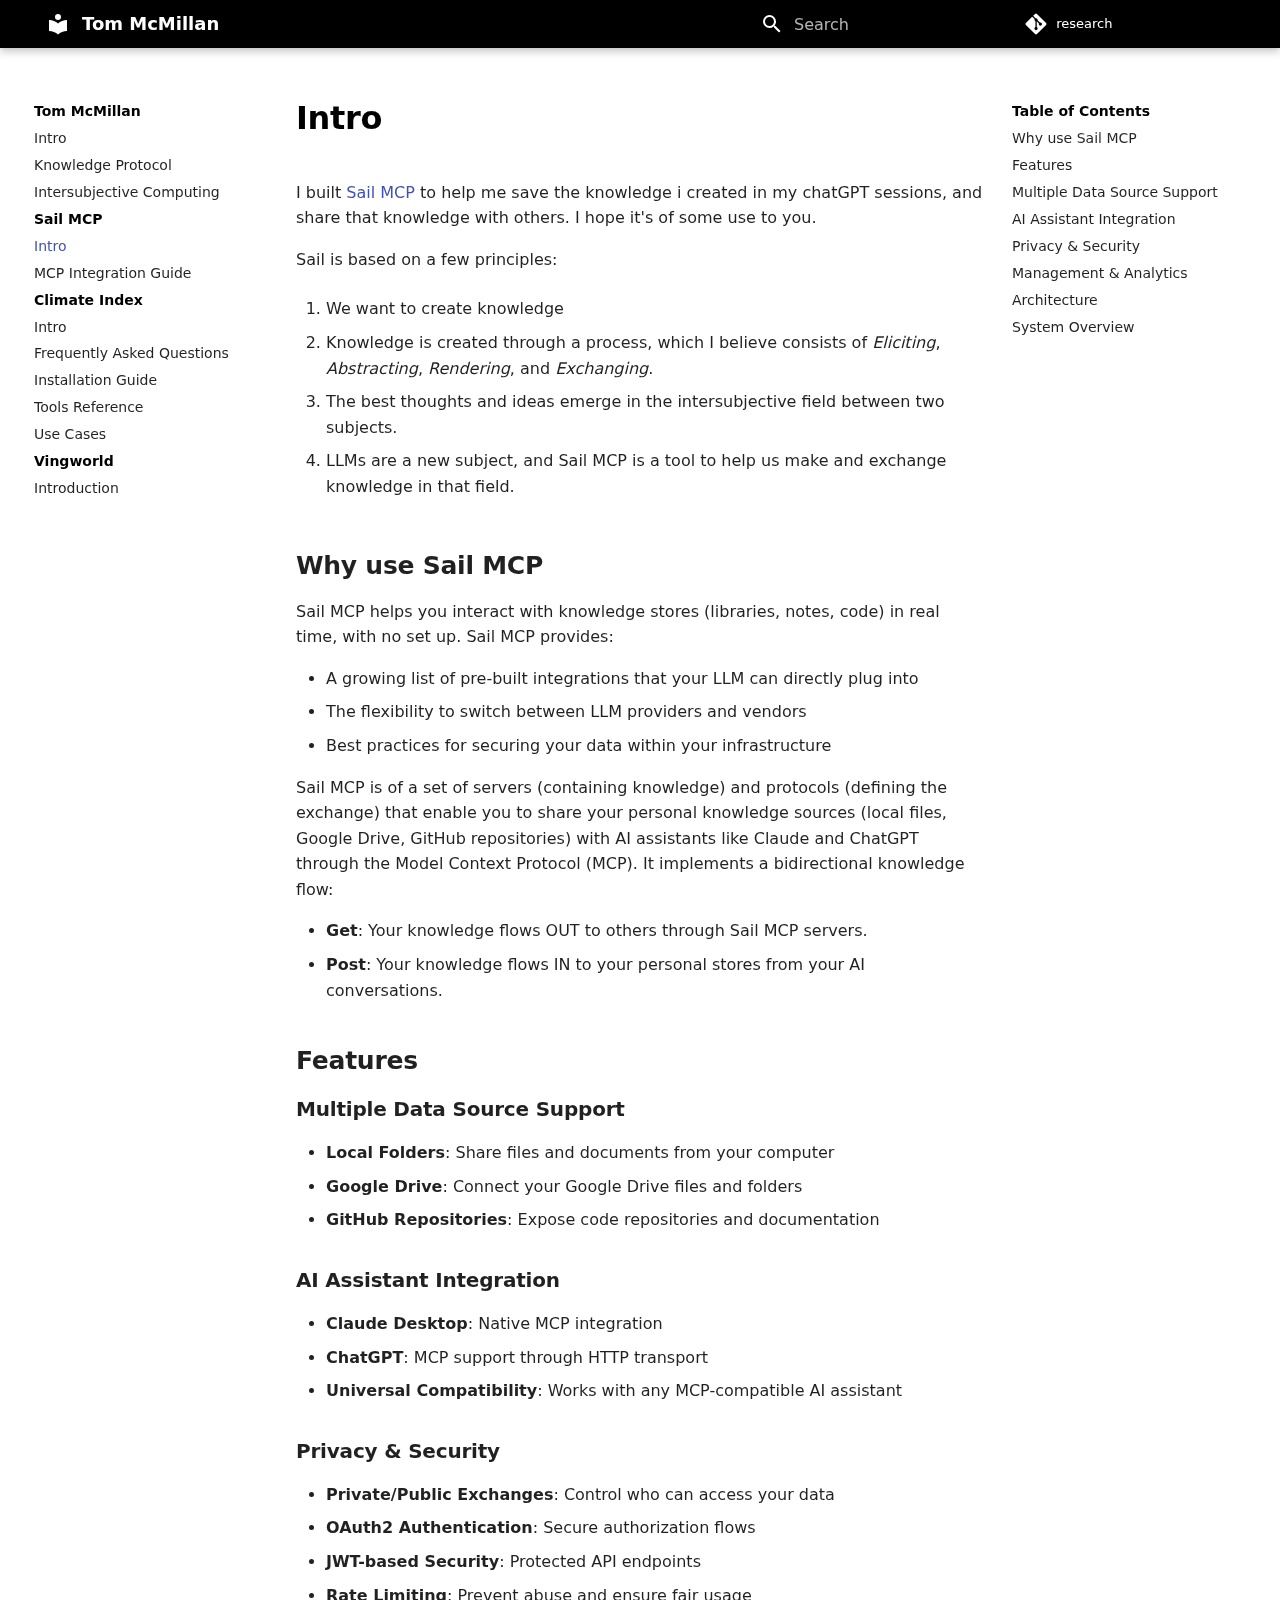
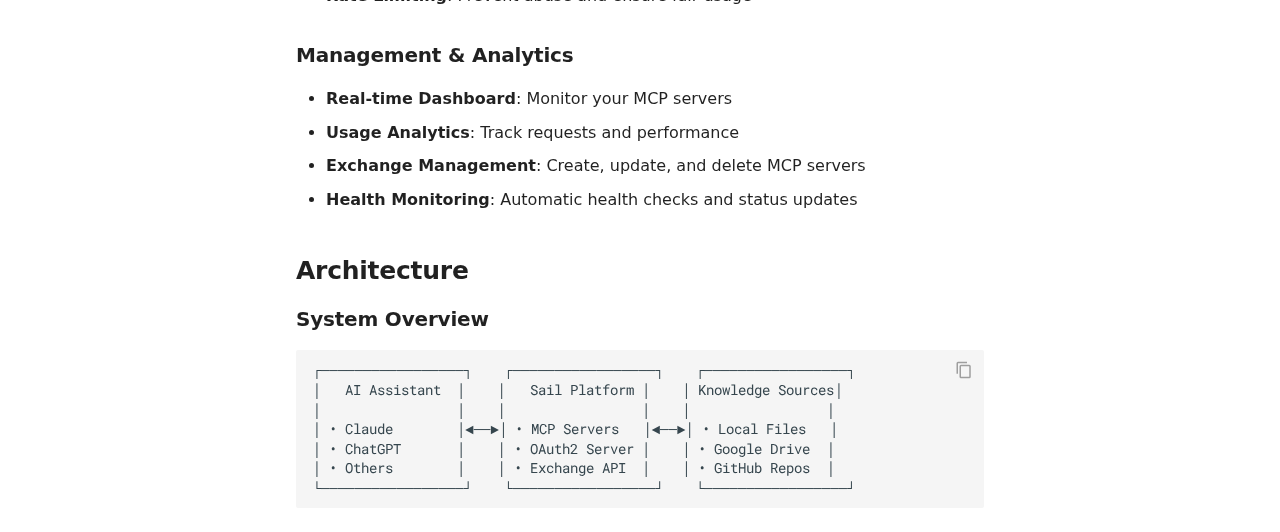
<file: sail-mcp/index.html>
<!doctype html>
<html lang="en" class="no-js">
  <head>
    
      <meta charset="utf-8">
      <meta name="viewport" content="width=device-width,initial-scale=1">
      
      
      
        <link rel="canonical" href="https://tom-mcmillan.github.io/research/sail-mcp/">
      
      
        <link rel="prev" href="../intersubjective-computing/">
      
      
        <link rel="next" href="MCP-INTEGRATION/">
      
      
      <link rel="icon" href="../assets/images/favicon.png">
      <meta name="generator" content="mkdocs-1.6.1, mkdocs-material-9.6.14">
    
    
      
        <title>Intro - Tom McMillan</title>
      
    
    
      <link rel="stylesheet" href="../assets/stylesheets/main.342714a4.min.css">
      
        
        <link rel="stylesheet" href="../assets/stylesheets/palette.06af60db.min.css">
      
      


    
    
      
    
    
      
        
        
        <link rel="preconnect" href="https://fonts.gstatic.com" crossorigin>
        <link rel="stylesheet" href="https://fonts.googleapis.com/css?family=Roboto:300,300i,400,400i,700,700i%7CRoboto+Mono:400,400i,700,700i&display=fallback">
        <style>:root{--md-text-font:"Roboto";--md-code-font:"Roboto Mono"}</style>
      
    
    
      <link rel="stylesheet" href="../css/custom.css">
    
    <script>__md_scope=new URL("..",location),__md_hash=e=>[...e].reduce(((e,_)=>(e<<5)-e+_.charCodeAt(0)),0),__md_get=(e,_=localStorage,t=__md_scope)=>JSON.parse(_.getItem(t.pathname+"."+e)),__md_set=(e,_,t=localStorage,a=__md_scope)=>{try{t.setItem(a.pathname+"."+e,JSON.stringify(_))}catch(e){}}</script>
    
      

    
    
    
  </head>
  
  
    
    
    
    
    
    <body dir="ltr" data-md-color-scheme="default" data-md-color-primary="#000000" data-md-color-accent="indigo">
  
    
    <input class="md-toggle" data-md-toggle="drawer" type="checkbox" id="__drawer" autocomplete="off">
    <input class="md-toggle" data-md-toggle="search" type="checkbox" id="__search" autocomplete="off">
    <label class="md-overlay" for="__drawer"></label>
    <div data-md-component="skip">
      
        
        <a href="#why-use-sail-mcp" class="md-skip">
          Skip to content
        </a>
      
    </div>
    <div data-md-component="announce">
      
    </div>
    
    
      

  

<header class="md-header md-header--shadow" data-md-component="header">
  <nav class="md-header__inner md-grid" aria-label="Header">
    <a href=".." title="Tom McMillan" class="md-header__button md-logo" aria-label="Tom McMillan" data-md-component="logo">
      
  
  <svg xmlns="http://www.w3.org/2000/svg" viewBox="0 0 24 24"><path d="M12 8a3 3 0 0 0 3-3 3 3 0 0 0-3-3 3 3 0 0 0-3 3 3 3 0 0 0 3 3m0 3.54C9.64 9.35 6.5 8 3 8v11c3.5 0 6.64 1.35 9 3.54 2.36-2.19 5.5-3.54 9-3.54V8c-3.5 0-6.64 1.35-9 3.54"/></svg>

    </a>
    <label class="md-header__button md-icon" for="__drawer">
      
      <svg xmlns="http://www.w3.org/2000/svg" viewBox="0 0 24 24"><path d="M3 6h18v2H3zm0 5h18v2H3zm0 5h18v2H3z"/></svg>
    </label>
    <div class="md-header__title" data-md-component="header-title">
      <div class="md-header__ellipsis">
        <div class="md-header__topic">
          <span class="md-ellipsis">
            Tom McMillan
          </span>
        </div>
        <div class="md-header__topic" data-md-component="header-topic">
          <span class="md-ellipsis">
            
              Intro
            
          </span>
        </div>
      </div>
    </div>
    
      
    
    
    
    
      
      
        <label class="md-header__button md-icon" for="__search">
          
          <svg xmlns="http://www.w3.org/2000/svg" viewBox="0 0 24 24"><path d="M9.5 3A6.5 6.5 0 0 1 16 9.5c0 1.61-.59 3.09-1.56 4.23l.27.27h.79l5 5-1.5 1.5-5-5v-.79l-.27-.27A6.52 6.52 0 0 1 9.5 16 6.5 6.5 0 0 1 3 9.5 6.5 6.5 0 0 1 9.5 3m0 2C7 5 5 7 5 9.5S7 14 9.5 14 14 12 14 9.5 12 5 9.5 5"/></svg>
        </label>
        <div class="md-search" data-md-component="search" role="dialog">
  <label class="md-search__overlay" for="__search"></label>
  <div class="md-search__inner" role="search">
    <form class="md-search__form" name="search">
      <input type="text" class="md-search__input" name="query" aria-label="Search" placeholder="Search" autocapitalize="off" autocorrect="off" autocomplete="off" spellcheck="false" data-md-component="search-query" required>
      <label class="md-search__icon md-icon" for="__search">
        
        <svg xmlns="http://www.w3.org/2000/svg" viewBox="0 0 24 24"><path d="M9.5 3A6.5 6.5 0 0 1 16 9.5c0 1.61-.59 3.09-1.56 4.23l.27.27h.79l5 5-1.5 1.5-5-5v-.79l-.27-.27A6.52 6.52 0 0 1 9.5 16 6.5 6.5 0 0 1 3 9.5 6.5 6.5 0 0 1 9.5 3m0 2C7 5 5 7 5 9.5S7 14 9.5 14 14 12 14 9.5 12 5 9.5 5"/></svg>
        
        <svg xmlns="http://www.w3.org/2000/svg" viewBox="0 0 24 24"><path d="M20 11v2H8l5.5 5.5-1.42 1.42L4.16 12l7.92-7.92L13.5 5.5 8 11z"/></svg>
      </label>
      <nav class="md-search__options" aria-label="Search">
        
        <button type="reset" class="md-search__icon md-icon" title="Clear" aria-label="Clear" tabindex="-1">
          
          <svg xmlns="http://www.w3.org/2000/svg" viewBox="0 0 24 24"><path d="M19 6.41 17.59 5 12 10.59 6.41 5 5 6.41 10.59 12 5 17.59 6.41 19 12 13.41 17.59 19 19 17.59 13.41 12z"/></svg>
        </button>
      </nav>
      
        <div class="md-search__suggest" data-md-component="search-suggest"></div>
      
    </form>
    <div class="md-search__output">
      <div class="md-search__scrollwrap" tabindex="0" data-md-scrollfix>
        <div class="md-search-result" data-md-component="search-result">
          <div class="md-search-result__meta">
            Initializing search
          </div>
          <ol class="md-search-result__list" role="presentation"></ol>
        </div>
      </div>
    </div>
  </div>
</div>
      
    
    
      <div class="md-header__source">
        <a href="https://github.com/tom-mcmillan/research" title="Go to repository" class="md-source" data-md-component="source">
  <div class="md-source__icon md-icon">
    
    <svg xmlns="http://www.w3.org/2000/svg" viewBox="0 0 448 512"><!--! Font Awesome Free 6.7.2 by @fontawesome - https://fontawesome.com License - https://fontawesome.com/license/free (Icons: CC BY 4.0, Fonts: SIL OFL 1.1, Code: MIT License) Copyright 2024 Fonticons, Inc.--><path d="M439.55 236.05 244 40.45a28.87 28.87 0 0 0-40.81 0l-40.66 40.63 51.52 51.52c27.06-9.14 52.68 16.77 43.39 43.68l49.66 49.66c34.23-11.8 61.18 31 35.47 56.69-26.49 26.49-70.21-2.87-56-37.34L240.22 199v121.85c25.3 12.54 22.26 41.85 9.08 55a34.34 34.34 0 0 1-48.55 0c-17.57-17.6-11.07-46.91 11.25-56v-123c-20.8-8.51-24.6-30.74-18.64-45L142.57 101 8.45 235.14a28.86 28.86 0 0 0 0 40.81l195.61 195.6a28.86 28.86 0 0 0 40.8 0l194.69-194.69a28.86 28.86 0 0 0 0-40.81"/></svg>
  </div>
  <div class="md-source__repository">
    research
  </div>
</a>
      </div>
    
  </nav>
  
</header>
    
    <div class="md-container" data-md-component="container">
      
      
        
          
        
      
      <main class="md-main" data-md-component="main">
        <div class="md-main__inner md-grid">
          
            
              
              <div class="md-sidebar md-sidebar--primary" data-md-component="sidebar" data-md-type="navigation" >
                <div class="md-sidebar__scrollwrap">
                  <div class="md-sidebar__inner">
                    



<nav class="md-nav md-nav--primary" aria-label="Navigation" data-md-level="0">
  <label class="md-nav__title" for="__drawer">
    <a href=".." title="Tom McMillan" class="md-nav__button md-logo" aria-label="Tom McMillan" data-md-component="logo">
      
  
  <svg xmlns="http://www.w3.org/2000/svg" viewBox="0 0 24 24"><path d="M12 8a3 3 0 0 0 3-3 3 3 0 0 0-3-3 3 3 0 0 0-3 3 3 3 0 0 0 3 3m0 3.54C9.64 9.35 6.5 8 3 8v11c3.5 0 6.64 1.35 9 3.54 2.36-2.19 5.5-3.54 9-3.54V8c-3.5 0-6.64 1.35-9 3.54"/></svg>

    </a>
    Tom McMillan
  </label>
  
    <div class="md-nav__source">
      <a href="https://github.com/tom-mcmillan/research" title="Go to repository" class="md-source" data-md-component="source">
  <div class="md-source__icon md-icon">
    
    <svg xmlns="http://www.w3.org/2000/svg" viewBox="0 0 448 512"><!--! Font Awesome Free 6.7.2 by @fontawesome - https://fontawesome.com License - https://fontawesome.com/license/free (Icons: CC BY 4.0, Fonts: SIL OFL 1.1, Code: MIT License) Copyright 2024 Fonticons, Inc.--><path d="M439.55 236.05 244 40.45a28.87 28.87 0 0 0-40.81 0l-40.66 40.63 51.52 51.52c27.06-9.14 52.68 16.77 43.39 43.68l49.66 49.66c34.23-11.8 61.18 31 35.47 56.69-26.49 26.49-70.21-2.87-56-37.34L240.22 199v121.85c25.3 12.54 22.26 41.85 9.08 55a34.34 34.34 0 0 1-48.55 0c-17.57-17.6-11.07-46.91 11.25-56v-123c-20.8-8.51-24.6-30.74-18.64-45L142.57 101 8.45 235.14a28.86 28.86 0 0 0 0 40.81l195.61 195.6a28.86 28.86 0 0 0 40.8 0l194.69-194.69a28.86 28.86 0 0 0 0-40.81"/></svg>
  </div>
  <div class="md-source__repository">
    research
  </div>
</a>
    </div>
  
  <ul class="md-nav__list" data-md-scrollfix>
    
      
      
  
  
  
  
    <li class="md-nav__item">
      <a href=".." class="md-nav__link">
        
  
  
  <span class="md-ellipsis">
    Intro
    
  </span>
  

      </a>
    </li>
  

    
      
      
  
  
  
  
    <li class="md-nav__item">
      <a href="../knowledge-protocol/" class="md-nav__link">
        
  
  
  <span class="md-ellipsis">
    Knowledge Protocol
    
  </span>
  

      </a>
    </li>
  

    
      
      
  
  
  
  
    <li class="md-nav__item">
      <a href="../intersubjective-computing/" class="md-nav__link">
        
  
  
  <span class="md-ellipsis">
    Intersubjective Computing
    
  </span>
  

      </a>
    </li>
  

    
      
      
  
  
    
  
  
  
    
    
    
    
    
    <li class="md-nav__item md-nav__item--active md-nav__item--nested">
      
        
        
        <input class="md-nav__toggle md-toggle " type="checkbox" id="__nav_4" checked>
        
          
          <label class="md-nav__link" for="__nav_4" id="__nav_4_label" tabindex="0">
            
  
  
  <span class="md-ellipsis">
    Sail MCP
    
  </span>
  

            <span class="md-nav__icon md-icon"></span>
          </label>
        
        <nav class="md-nav" data-md-level="1" aria-labelledby="__nav_4_label" aria-expanded="true">
          <label class="md-nav__title" for="__nav_4">
            <span class="md-nav__icon md-icon"></span>
            Sail MCP
          </label>
          <ul class="md-nav__list" data-md-scrollfix>
            
              
                
  
  
    
  
  
  
    <li class="md-nav__item md-nav__item--active">
      
      <input class="md-nav__toggle md-toggle" type="checkbox" id="__toc">
      
      
      
        <label class="md-nav__link md-nav__link--active" for="__toc">
          
  
  
  <span class="md-ellipsis">
    Intro
    
  </span>
  

          <span class="md-nav__icon md-icon"></span>
        </label>
      
      <a href="./" class="md-nav__link md-nav__link--active">
        
  
  
  <span class="md-ellipsis">
    Intro
    
  </span>
  

      </a>
      
        

  

<nav class="md-nav md-nav--secondary" aria-label="Table of Contents">
  
  
  
  
    <label class="md-nav__title" for="__toc">
      <span class="md-nav__icon md-icon"></span>
      Table of Contents
    </label>
    <ul class="md-nav__list" data-md-component="toc" data-md-scrollfix>
      
        <li class="md-nav__item">
  <a href="#why-use-sail-mcp" class="md-nav__link">
    <span class="md-ellipsis">
      Why use Sail MCP
    </span>
  </a>
  
</li>
      
        <li class="md-nav__item">
  <a href="#features" class="md-nav__link">
    <span class="md-ellipsis">
      Features
    </span>
  </a>
  
    <nav class="md-nav" aria-label="Features">
      <ul class="md-nav__list">
        
          <li class="md-nav__item">
  <a href="#multiple-data-source-support" class="md-nav__link">
    <span class="md-ellipsis">
      Multiple Data Source Support
    </span>
  </a>
  
</li>
        
          <li class="md-nav__item">
  <a href="#ai-assistant-integration" class="md-nav__link">
    <span class="md-ellipsis">
      AI Assistant Integration
    </span>
  </a>
  
</li>
        
          <li class="md-nav__item">
  <a href="#privacy-security" class="md-nav__link">
    <span class="md-ellipsis">
      Privacy &amp; Security
    </span>
  </a>
  
</li>
        
          <li class="md-nav__item">
  <a href="#management-analytics" class="md-nav__link">
    <span class="md-ellipsis">
      Management &amp; Analytics
    </span>
  </a>
  
</li>
        
      </ul>
    </nav>
  
</li>
      
        <li class="md-nav__item">
  <a href="#architecture" class="md-nav__link">
    <span class="md-ellipsis">
      Architecture
    </span>
  </a>
  
    <nav class="md-nav" aria-label="Architecture">
      <ul class="md-nav__list">
        
          <li class="md-nav__item">
  <a href="#system-overview" class="md-nav__link">
    <span class="md-ellipsis">
      System Overview
    </span>
  </a>
  
</li>
        
      </ul>
    </nav>
  
</li>
      
    </ul>
  
</nav>
      
    </li>
  

              
            
              
                
  
  
  
  
    <li class="md-nav__item">
      <a href="MCP-INTEGRATION/" class="md-nav__link">
        
  
  
  <span class="md-ellipsis">
    MCP Integration Guide
    
  </span>
  

      </a>
    </li>
  

              
            
          </ul>
        </nav>
      
    </li>
  

    
      
      
  
  
  
  
    
    
    
    
    
    <li class="md-nav__item md-nav__item--nested">
      
        
        
          
        
        <input class="md-nav__toggle md-toggle md-toggle--indeterminate" type="checkbox" id="__nav_5" >
        
          
          <label class="md-nav__link" for="__nav_5" id="__nav_5_label" tabindex="0">
            
  
  
  <span class="md-ellipsis">
    Climate Index
    
  </span>
  

            <span class="md-nav__icon md-icon"></span>
          </label>
        
        <nav class="md-nav" data-md-level="1" aria-labelledby="__nav_5_label" aria-expanded="false">
          <label class="md-nav__title" for="__nav_5">
            <span class="md-nav__icon md-icon"></span>
            Climate Index
          </label>
          <ul class="md-nav__list" data-md-scrollfix>
            
              
                
  
  
  
  
    <li class="md-nav__item">
      <a href="../climate-index/" class="md-nav__link">
        
  
  
  <span class="md-ellipsis">
    Intro
    
  </span>
  

      </a>
    </li>
  

              
            
              
                
  
  
  
  
    <li class="md-nav__item">
      <a href="../climate-index/faq/" class="md-nav__link">
        
  
  
  <span class="md-ellipsis">
    Frequently Asked Questions
    
  </span>
  

      </a>
    </li>
  

              
            
              
                
  
  
  
  
    <li class="md-nav__item">
      <a href="../climate-index/installation/" class="md-nav__link">
        
  
  
  <span class="md-ellipsis">
    Installation Guide
    
  </span>
  

      </a>
    </li>
  

              
            
              
                
  
  
  
  
    <li class="md-nav__item">
      <a href="../climate-index/tools/" class="md-nav__link">
        
  
  
  <span class="md-ellipsis">
    Tools Reference
    
  </span>
  

      </a>
    </li>
  

              
            
              
                
  
  
  
  
    <li class="md-nav__item">
      <a href="../climate-index/use-cases/" class="md-nav__link">
        
  
  
  <span class="md-ellipsis">
    Use Cases
    
  </span>
  

      </a>
    </li>
  

              
            
          </ul>
        </nav>
      
    </li>
  

    
      
      
  
  
  
  
    
    
    
    
    
    <li class="md-nav__item md-nav__item--nested">
      
        
        
          
        
        <input class="md-nav__toggle md-toggle md-toggle--indeterminate" type="checkbox" id="__nav_6" >
        
          
          <label class="md-nav__link" for="__nav_6" id="__nav_6_label" tabindex="0">
            
  
  
  <span class="md-ellipsis">
    Vingworld
    
  </span>
  

            <span class="md-nav__icon md-icon"></span>
          </label>
        
        <nav class="md-nav" data-md-level="1" aria-labelledby="__nav_6_label" aria-expanded="false">
          <label class="md-nav__title" for="__nav_6">
            <span class="md-nav__icon md-icon"></span>
            Vingworld
          </label>
          <ul class="md-nav__list" data-md-scrollfix>
            
              
                
  
  
  
  
    <li class="md-nav__item">
      <a href="../vingworld/" class="md-nav__link">
        
  
  
  <span class="md-ellipsis">
    Introduction
    
  </span>
  

      </a>
    </li>
  

              
            
          </ul>
        </nav>
      
    </li>
  

    
  </ul>
</nav>
                  </div>
                </div>
              </div>
            
            
              
              <div class="md-sidebar md-sidebar--secondary" data-md-component="sidebar" data-md-type="toc" >
                <div class="md-sidebar__scrollwrap">
                  <div class="md-sidebar__inner">
                    

  

<nav class="md-nav md-nav--secondary" aria-label="Table of Contents">
  
  
  
  
    <label class="md-nav__title" for="__toc">
      <span class="md-nav__icon md-icon"></span>
      Table of Contents
    </label>
    <ul class="md-nav__list" data-md-component="toc" data-md-scrollfix>
      
        <li class="md-nav__item">
  <a href="#why-use-sail-mcp" class="md-nav__link">
    <span class="md-ellipsis">
      Why use Sail MCP
    </span>
  </a>
  
</li>
      
        <li class="md-nav__item">
  <a href="#features" class="md-nav__link">
    <span class="md-ellipsis">
      Features
    </span>
  </a>
  
    <nav class="md-nav" aria-label="Features">
      <ul class="md-nav__list">
        
          <li class="md-nav__item">
  <a href="#multiple-data-source-support" class="md-nav__link">
    <span class="md-ellipsis">
      Multiple Data Source Support
    </span>
  </a>
  
</li>
        
          <li class="md-nav__item">
  <a href="#ai-assistant-integration" class="md-nav__link">
    <span class="md-ellipsis">
      AI Assistant Integration
    </span>
  </a>
  
</li>
        
          <li class="md-nav__item">
  <a href="#privacy-security" class="md-nav__link">
    <span class="md-ellipsis">
      Privacy &amp; Security
    </span>
  </a>
  
</li>
        
          <li class="md-nav__item">
  <a href="#management-analytics" class="md-nav__link">
    <span class="md-ellipsis">
      Management &amp; Analytics
    </span>
  </a>
  
</li>
        
      </ul>
    </nav>
  
</li>
      
        <li class="md-nav__item">
  <a href="#architecture" class="md-nav__link">
    <span class="md-ellipsis">
      Architecture
    </span>
  </a>
  
    <nav class="md-nav" aria-label="Architecture">
      <ul class="md-nav__list">
        
          <li class="md-nav__item">
  <a href="#system-overview" class="md-nav__link">
    <span class="md-ellipsis">
      System Overview
    </span>
  </a>
  
</li>
        
      </ul>
    </nav>
  
</li>
      
    </ul>
  
</nav>
                  </div>
                </div>
              </div>
            
          
          
            <div class="md-content" data-md-component="content">
              <article class="md-content__inner md-typeset">
                
                  


  
  


<h1 id="intro">Intro<a class="headerlink" href="#intro" title="Permanent link">&para;</a></h1>
<p>I built <a href="https://sailmcp.com">Sail MCP</a> to help me save the knowledge i created in my chatGPT sessions, and share that knowledge with others. I hope it's of some use to you. </p>
<p>Sail is based on a few principles:</p>
<ol>
<li>
<p>We want to create knowledge </p>
</li>
<li>
<p>Knowledge is created through a process, which I believe consists of <em>Eliciting</em>, <em>Abstracting</em>, <em>Rendering</em>, and <em>Exchanging</em>. </p>
</li>
<li>
<p>The best thoughts and ideas emerge in the intersubjective field between two subjects. </p>
</li>
<li>
<p>LLMs are a new subject, and Sail MCP is a tool to help us make and exchange knowledge in that field. </p>
</li>
</ol>
<h2 id="why-use-sail-mcp">Why use Sail MCP<a class="headerlink" href="#why-use-sail-mcp" title="Permanent link">&para;</a></h2>
<p>Sail MCP helps you interact with knowledge stores (libraries, notes, code) in real time, with no set up.  Sail MCP provides:</p>
<ul>
<li>A growing list of pre-built integrations that your LLM can directly plug into</li>
<li>The flexibility to switch between LLM providers and vendors</li>
<li>Best practices for securing your data within your infrastructure</li>
</ul>
<p>Sail MCP is of a set of servers (containing knowledge) and protocols (defining the exchange) that enable you to share your personal knowledge sources (local files, Google Drive, GitHub repositories) with AI assistants like Claude and ChatGPT through the Model Context Protocol (MCP). 
It implements a bidirectional knowledge flow:</p>
<ul>
<li><strong>Get</strong>: Your knowledge flows OUT to others through Sail MCP servers.</li>
<li><strong>Post</strong>: Your knowledge flows IN to your personal stores from your AI conversations.</li>
</ul>
<h2 id="features">Features<a class="headerlink" href="#features" title="Permanent link">&para;</a></h2>
<h3 id="multiple-data-source-support">Multiple Data Source Support<a class="headerlink" href="#multiple-data-source-support" title="Permanent link">&para;</a></h3>
<ul>
<li><strong>Local Folders</strong>: Share files and documents from your computer</li>
<li><strong>Google Drive</strong>: Connect your Google Drive files and folders</li>
<li><strong>GitHub Repositories</strong>: Expose code repositories and documentation</li>
</ul>
<h3 id="ai-assistant-integration">AI Assistant Integration<a class="headerlink" href="#ai-assistant-integration" title="Permanent link">&para;</a></h3>
<ul>
<li><strong>Claude Desktop</strong>: Native MCP integration</li>
<li><strong>ChatGPT</strong>: MCP support through HTTP transport</li>
<li><strong>Universal Compatibility</strong>: Works with any MCP-compatible AI assistant</li>
</ul>
<h3 id="privacy-security">Privacy &amp; Security<a class="headerlink" href="#privacy-security" title="Permanent link">&para;</a></h3>
<ul>
<li><strong>Private/Public Exchanges</strong>: Control who can access your data</li>
<li><strong>OAuth2 Authentication</strong>: Secure authorization flows</li>
<li><strong>JWT-based Security</strong>: Protected API endpoints</li>
<li><strong>Rate Limiting</strong>: Prevent abuse and ensure fair usage</li>
</ul>
<h3 id="management-analytics">Management &amp; Analytics<a class="headerlink" href="#management-analytics" title="Permanent link">&para;</a></h3>
<ul>
<li><strong>Real-time Dashboard</strong>: Monitor your MCP servers</li>
<li><strong>Usage Analytics</strong>: Track requests and performance</li>
<li><strong>Exchange Management</strong>: Create, update, and delete MCP servers</li>
<li><strong>Health Monitoring</strong>: Automatic health checks and status updates</li>
</ul>
<h2 id="architecture">Architecture<a class="headerlink" href="#architecture" title="Permanent link">&para;</a></h2>
<h3 id="system-overview">System Overview<a class="headerlink" href="#system-overview" title="Permanent link">&para;</a></h3>
<div class="highlight"><pre><span></span><code>┌─────────────────┐    ┌─────────────────┐    ┌─────────────────┐
│   AI Assistant  │    │   Sail Platform │    │ Knowledge Sources│
│                 │    │                 │    │                 │
│ • Claude        │◄──►│ • MCP Servers   │◄──►│ • Local Files   │
│ • ChatGPT       │    │ • OAuth2 Server │    │ • Google Drive  │
│ • Others        │    │ • Exchange API  │    │ • GitHub Repos  │
└─────────────────┘    └─────────────────┘    └─────────────────┘
</code></pre></div>












                
              </article>
            </div>
          
          
<script>var target=document.getElementById(location.hash.slice(1));target&&target.name&&(target.checked=target.name.startsWith("__tabbed_"))</script>
        </div>
        
      </main>
      
        <footer class="md-footer">
  
  <div class="md-footer-meta md-typeset">
    <div class="md-footer-meta__inner md-grid">
      <div class="md-copyright">
  
  
    Made with
    <a href="https://squidfunk.github.io/mkdocs-material/" target="_blank" rel="noopener">
      Material for MkDocs
    </a>
  
</div>
      
    </div>
  </div>
</footer>
      
    </div>
    <div class="md-dialog" data-md-component="dialog">
      <div class="md-dialog__inner md-typeset"></div>
    </div>
    
    
    
      
      <script id="__config" type="application/json">{"base": "..", "features": ["navigation.expand", "navigation.instant", "toc.following", "search.highlight", "search.suggest", "content.code.copy"], "search": "../assets/javascripts/workers/search.d50fe291.min.js", "tags": null, "translations": {"clipboard.copied": "Copied to clipboard", "clipboard.copy": "Copy to clipboard", "search.result.more.one": "1 more on this page", "search.result.more.other": "# more on this page", "search.result.none": "No matching documents", "search.result.one": "1 matching document", "search.result.other": "# matching documents", "search.result.placeholder": "Type to start searching", "search.result.term.missing": "Missing", "select.version": "Select version"}, "version": null}</script>
    
    
      <script src="../assets/javascripts/bundle.13a4f30d.min.js"></script>
      
    
  </body>
</html>
</file>
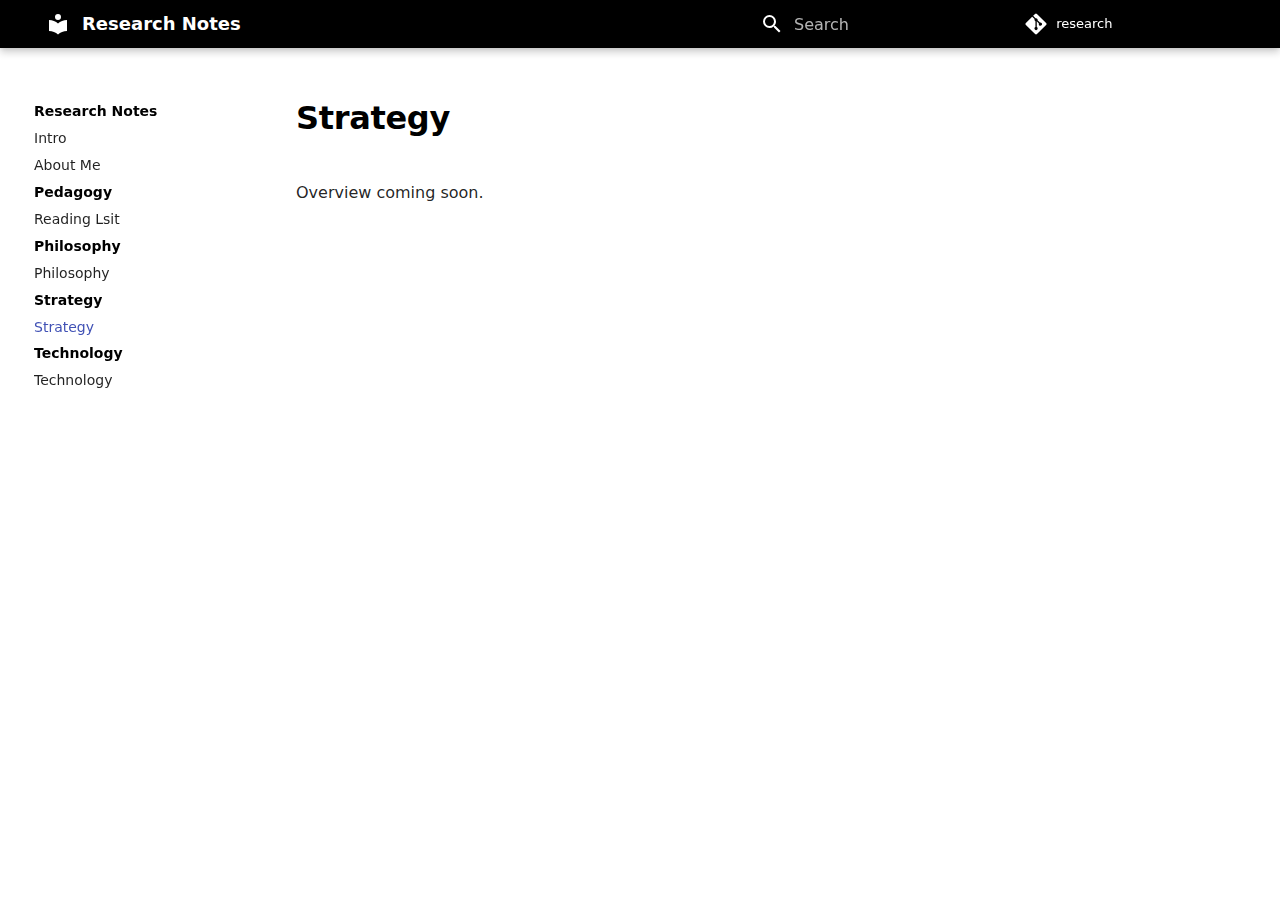
<file: strategy/index.html>
<!doctype html>
<html lang="en" class="no-js">
  <head>
    
      <meta charset="utf-8">
      <meta name="viewport" content="width=device-width,initial-scale=1">
      
      
      
        <link rel="canonical" href="https://tom-mcmillan.github.io/research/strategy/">
      
      
        <link rel="prev" href="../philosophy/">
      
      
        <link rel="next" href="../technology/">
      
      
      <link rel="icon" href="../assets/images/favicon.png">
      <meta name="generator" content="mkdocs-1.6.1, mkdocs-material-9.6.14">
    
    
      
        <title>Strategy - Research Notes</title>
      
    
    
      <link rel="stylesheet" href="../assets/stylesheets/main.342714a4.min.css">
      
        
        <link rel="stylesheet" href="../assets/stylesheets/palette.06af60db.min.css">
      
      


    
    
      
    
    
      
        
        
        <link rel="preconnect" href="https://fonts.gstatic.com" crossorigin>
        <link rel="stylesheet" href="https://fonts.googleapis.com/css?family=Roboto:300,300i,400,400i,700,700i%7CRoboto+Mono:400,400i,700,700i&display=fallback">
        <style>:root{--md-text-font:"Roboto";--md-code-font:"Roboto Mono"}</style>
      
    
    
      <link rel="stylesheet" href="../css/custom.css">
    
    <script>__md_scope=new URL("..",location),__md_hash=e=>[...e].reduce(((e,_)=>(e<<5)-e+_.charCodeAt(0)),0),__md_get=(e,_=localStorage,t=__md_scope)=>JSON.parse(_.getItem(t.pathname+"."+e)),__md_set=(e,_,t=localStorage,a=__md_scope)=>{try{t.setItem(a.pathname+"."+e,JSON.stringify(_))}catch(e){}}</script>
    
      

    
    
    
  </head>
  
  
    
    
    
    
    
    <body dir="ltr" data-md-color-scheme="default" data-md-color-primary="#000000" data-md-color-accent="indigo">
  
    
    <input class="md-toggle" data-md-toggle="drawer" type="checkbox" id="__drawer" autocomplete="off">
    <input class="md-toggle" data-md-toggle="search" type="checkbox" id="__search" autocomplete="off">
    <label class="md-overlay" for="__drawer"></label>
    <div data-md-component="skip">
      
    </div>
    <div data-md-component="announce">
      
    </div>
    
    
      

  

<header class="md-header md-header--shadow" data-md-component="header">
  <nav class="md-header__inner md-grid" aria-label="Header">
    <a href=".." title="Research Notes" class="md-header__button md-logo" aria-label="Research Notes" data-md-component="logo">
      
  
  <svg xmlns="http://www.w3.org/2000/svg" viewBox="0 0 24 24"><path d="M12 8a3 3 0 0 0 3-3 3 3 0 0 0-3-3 3 3 0 0 0-3 3 3 3 0 0 0 3 3m0 3.54C9.64 9.35 6.5 8 3 8v11c3.5 0 6.64 1.35 9 3.54 2.36-2.19 5.5-3.54 9-3.54V8c-3.5 0-6.64 1.35-9 3.54"/></svg>

    </a>
    <label class="md-header__button md-icon" for="__drawer">
      
      <svg xmlns="http://www.w3.org/2000/svg" viewBox="0 0 24 24"><path d="M3 6h18v2H3zm0 5h18v2H3zm0 5h18v2H3z"/></svg>
    </label>
    <div class="md-header__title" data-md-component="header-title">
      <div class="md-header__ellipsis">
        <div class="md-header__topic">
          <span class="md-ellipsis">
            Research Notes
          </span>
        </div>
        <div class="md-header__topic" data-md-component="header-topic">
          <span class="md-ellipsis">
            
              Strategy
            
          </span>
        </div>
      </div>
    </div>
    
      
    
    
    
    
      
      
        <label class="md-header__button md-icon" for="__search">
          
          <svg xmlns="http://www.w3.org/2000/svg" viewBox="0 0 24 24"><path d="M9.5 3A6.5 6.5 0 0 1 16 9.5c0 1.61-.59 3.09-1.56 4.23l.27.27h.79l5 5-1.5 1.5-5-5v-.79l-.27-.27A6.52 6.52 0 0 1 9.5 16 6.5 6.5 0 0 1 3 9.5 6.5 6.5 0 0 1 9.5 3m0 2C7 5 5 7 5 9.5S7 14 9.5 14 14 12 14 9.5 12 5 9.5 5"/></svg>
        </label>
        <div class="md-search" data-md-component="search" role="dialog">
  <label class="md-search__overlay" for="__search"></label>
  <div class="md-search__inner" role="search">
    <form class="md-search__form" name="search">
      <input type="text" class="md-search__input" name="query" aria-label="Search" placeholder="Search" autocapitalize="off" autocorrect="off" autocomplete="off" spellcheck="false" data-md-component="search-query" required>
      <label class="md-search__icon md-icon" for="__search">
        
        <svg xmlns="http://www.w3.org/2000/svg" viewBox="0 0 24 24"><path d="M9.5 3A6.5 6.5 0 0 1 16 9.5c0 1.61-.59 3.09-1.56 4.23l.27.27h.79l5 5-1.5 1.5-5-5v-.79l-.27-.27A6.52 6.52 0 0 1 9.5 16 6.5 6.5 0 0 1 3 9.5 6.5 6.5 0 0 1 9.5 3m0 2C7 5 5 7 5 9.5S7 14 9.5 14 14 12 14 9.5 12 5 9.5 5"/></svg>
        
        <svg xmlns="http://www.w3.org/2000/svg" viewBox="0 0 24 24"><path d="M20 11v2H8l5.5 5.5-1.42 1.42L4.16 12l7.92-7.92L13.5 5.5 8 11z"/></svg>
      </label>
      <nav class="md-search__options" aria-label="Search">
        
        <button type="reset" class="md-search__icon md-icon" title="Clear" aria-label="Clear" tabindex="-1">
          
          <svg xmlns="http://www.w3.org/2000/svg" viewBox="0 0 24 24"><path d="M19 6.41 17.59 5 12 10.59 6.41 5 5 6.41 10.59 12 5 17.59 6.41 19 12 13.41 17.59 19 19 17.59 13.41 12z"/></svg>
        </button>
      </nav>
      
        <div class="md-search__suggest" data-md-component="search-suggest"></div>
      
    </form>
    <div class="md-search__output">
      <div class="md-search__scrollwrap" tabindex="0" data-md-scrollfix>
        <div class="md-search-result" data-md-component="search-result">
          <div class="md-search-result__meta">
            Initializing search
          </div>
          <ol class="md-search-result__list" role="presentation"></ol>
        </div>
      </div>
    </div>
  </div>
</div>
      
    
    
      <div class="md-header__source">
        <a href="https://github.com/tom-mcmillan/research" title="Go to repository" class="md-source" data-md-component="source">
  <div class="md-source__icon md-icon">
    
    <svg xmlns="http://www.w3.org/2000/svg" viewBox="0 0 448 512"><!--! Font Awesome Free 6.7.2 by @fontawesome - https://fontawesome.com License - https://fontawesome.com/license/free (Icons: CC BY 4.0, Fonts: SIL OFL 1.1, Code: MIT License) Copyright 2024 Fonticons, Inc.--><path d="M439.55 236.05 244 40.45a28.87 28.87 0 0 0-40.81 0l-40.66 40.63 51.52 51.52c27.06-9.14 52.68 16.77 43.39 43.68l49.66 49.66c34.23-11.8 61.18 31 35.47 56.69-26.49 26.49-70.21-2.87-56-37.34L240.22 199v121.85c25.3 12.54 22.26 41.85 9.08 55a34.34 34.34 0 0 1-48.55 0c-17.57-17.6-11.07-46.91 11.25-56v-123c-20.8-8.51-24.6-30.74-18.64-45L142.57 101 8.45 235.14a28.86 28.86 0 0 0 0 40.81l195.61 195.6a28.86 28.86 0 0 0 40.8 0l194.69-194.69a28.86 28.86 0 0 0 0-40.81"/></svg>
  </div>
  <div class="md-source__repository">
    research
  </div>
</a>
      </div>
    
  </nav>
  
</header>
    
    <div class="md-container" data-md-component="container">
      
      
        
          
        
      
      <main class="md-main" data-md-component="main">
        <div class="md-main__inner md-grid">
          
            
              
              <div class="md-sidebar md-sidebar--primary" data-md-component="sidebar" data-md-type="navigation" >
                <div class="md-sidebar__scrollwrap">
                  <div class="md-sidebar__inner">
                    



<nav class="md-nav md-nav--primary" aria-label="Navigation" data-md-level="0">
  <label class="md-nav__title" for="__drawer">
    <a href=".." title="Research Notes" class="md-nav__button md-logo" aria-label="Research Notes" data-md-component="logo">
      
  
  <svg xmlns="http://www.w3.org/2000/svg" viewBox="0 0 24 24"><path d="M12 8a3 3 0 0 0 3-3 3 3 0 0 0-3-3 3 3 0 0 0-3 3 3 3 0 0 0 3 3m0 3.54C9.64 9.35 6.5 8 3 8v11c3.5 0 6.64 1.35 9 3.54 2.36-2.19 5.5-3.54 9-3.54V8c-3.5 0-6.64 1.35-9 3.54"/></svg>

    </a>
    Research Notes
  </label>
  
    <div class="md-nav__source">
      <a href="https://github.com/tom-mcmillan/research" title="Go to repository" class="md-source" data-md-component="source">
  <div class="md-source__icon md-icon">
    
    <svg xmlns="http://www.w3.org/2000/svg" viewBox="0 0 448 512"><!--! Font Awesome Free 6.7.2 by @fontawesome - https://fontawesome.com License - https://fontawesome.com/license/free (Icons: CC BY 4.0, Fonts: SIL OFL 1.1, Code: MIT License) Copyright 2024 Fonticons, Inc.--><path d="M439.55 236.05 244 40.45a28.87 28.87 0 0 0-40.81 0l-40.66 40.63 51.52 51.52c27.06-9.14 52.68 16.77 43.39 43.68l49.66 49.66c34.23-11.8 61.18 31 35.47 56.69-26.49 26.49-70.21-2.87-56-37.34L240.22 199v121.85c25.3 12.54 22.26 41.85 9.08 55a34.34 34.34 0 0 1-48.55 0c-17.57-17.6-11.07-46.91 11.25-56v-123c-20.8-8.51-24.6-30.74-18.64-45L142.57 101 8.45 235.14a28.86 28.86 0 0 0 0 40.81l195.61 195.6a28.86 28.86 0 0 0 40.8 0l194.69-194.69a28.86 28.86 0 0 0 0-40.81"/></svg>
  </div>
  <div class="md-source__repository">
    research
  </div>
</a>
    </div>
  
  <ul class="md-nav__list" data-md-scrollfix>
    
      
      
  
  
  
  
    <li class="md-nav__item">
      <a href=".." class="md-nav__link">
        
  
  
  <span class="md-ellipsis">
    Intro
    
  </span>
  

      </a>
    </li>
  

    
      
      
  
  
  
  
    <li class="md-nav__item">
      <a href="../About-me/" class="md-nav__link">
        
  
  
  <span class="md-ellipsis">
    About Me
    
  </span>
  

      </a>
    </li>
  

    
      
      
  
  
  
  
    
    
    
    
    
    <li class="md-nav__item md-nav__item--nested">
      
        
        
          
        
        <input class="md-nav__toggle md-toggle md-toggle--indeterminate" type="checkbox" id="__nav_3" >
        
          
          <label class="md-nav__link" for="__nav_3" id="__nav_3_label" tabindex="0">
            
  
  
  <span class="md-ellipsis">
    Pedagogy
    
  </span>
  

            <span class="md-nav__icon md-icon"></span>
          </label>
        
        <nav class="md-nav" data-md-level="1" aria-labelledby="__nav_3_label" aria-expanded="false">
          <label class="md-nav__title" for="__nav_3">
            <span class="md-nav__icon md-icon"></span>
            Pedagogy
          </label>
          <ul class="md-nav__list" data-md-scrollfix>
            
              
                
  
  
  
  
    <li class="md-nav__item">
      <a href="../pedagogy/reading-list/" class="md-nav__link">
        
  
  
  <span class="md-ellipsis">
    Reading Lsit
    
  </span>
  

      </a>
    </li>
  

              
            
          </ul>
        </nav>
      
    </li>
  

    
      
      
  
  
  
  
    
    
    
    
    
    <li class="md-nav__item md-nav__item--nested">
      
        
        
          
        
        <input class="md-nav__toggle md-toggle md-toggle--indeterminate" type="checkbox" id="__nav_4" >
        
          
          <label class="md-nav__link" for="__nav_4" id="__nav_4_label" tabindex="0">
            
  
  
  <span class="md-ellipsis">
    Philosophy
    
  </span>
  

            <span class="md-nav__icon md-icon"></span>
          </label>
        
        <nav class="md-nav" data-md-level="1" aria-labelledby="__nav_4_label" aria-expanded="false">
          <label class="md-nav__title" for="__nav_4">
            <span class="md-nav__icon md-icon"></span>
            Philosophy
          </label>
          <ul class="md-nav__list" data-md-scrollfix>
            
              
                
  
  
  
  
    <li class="md-nav__item">
      <a href="../philosophy/" class="md-nav__link">
        
  
  
  <span class="md-ellipsis">
    Philosophy
    
  </span>
  

      </a>
    </li>
  

              
            
          </ul>
        </nav>
      
    </li>
  

    
      
      
  
  
    
  
  
  
    
    
    
    
    
    <li class="md-nav__item md-nav__item--active md-nav__item--nested">
      
        
        
        <input class="md-nav__toggle md-toggle " type="checkbox" id="__nav_5" checked>
        
          
          <label class="md-nav__link" for="__nav_5" id="__nav_5_label" tabindex="0">
            
  
  
  <span class="md-ellipsis">
    Strategy
    
  </span>
  

            <span class="md-nav__icon md-icon"></span>
          </label>
        
        <nav class="md-nav" data-md-level="1" aria-labelledby="__nav_5_label" aria-expanded="true">
          <label class="md-nav__title" for="__nav_5">
            <span class="md-nav__icon md-icon"></span>
            Strategy
          </label>
          <ul class="md-nav__list" data-md-scrollfix>
            
              
                
  
  
    
  
  
  
    <li class="md-nav__item md-nav__item--active">
      
      <input class="md-nav__toggle md-toggle" type="checkbox" id="__toc">
      
      
      
      <a href="./" class="md-nav__link md-nav__link--active">
        
  
  
  <span class="md-ellipsis">
    Strategy
    
  </span>
  

      </a>
      
    </li>
  

              
            
          </ul>
        </nav>
      
    </li>
  

    
      
      
  
  
  
  
    
    
    
    
    
    <li class="md-nav__item md-nav__item--nested">
      
        
        
          
        
        <input class="md-nav__toggle md-toggle md-toggle--indeterminate" type="checkbox" id="__nav_6" >
        
          
          <label class="md-nav__link" for="__nav_6" id="__nav_6_label" tabindex="0">
            
  
  
  <span class="md-ellipsis">
    Technology
    
  </span>
  

            <span class="md-nav__icon md-icon"></span>
          </label>
        
        <nav class="md-nav" data-md-level="1" aria-labelledby="__nav_6_label" aria-expanded="false">
          <label class="md-nav__title" for="__nav_6">
            <span class="md-nav__icon md-icon"></span>
            Technology
          </label>
          <ul class="md-nav__list" data-md-scrollfix>
            
              
                
  
  
  
  
    <li class="md-nav__item">
      <a href="../technology/" class="md-nav__link">
        
  
  
  <span class="md-ellipsis">
    Technology
    
  </span>
  

      </a>
    </li>
  

              
            
          </ul>
        </nav>
      
    </li>
  

    
  </ul>
</nav>
                  </div>
                </div>
              </div>
            
            
              
              <div class="md-sidebar md-sidebar--secondary" data-md-component="sidebar" data-md-type="toc" >
                <div class="md-sidebar__scrollwrap">
                  <div class="md-sidebar__inner">
                    

  

<nav class="md-nav md-nav--secondary" aria-label="Table of Contents">
  
  
  
  
</nav>
                  </div>
                </div>
              </div>
            
          
          
            <div class="md-content" data-md-component="content">
              <article class="md-content__inner md-typeset">
                
                  


  
  


<h1 id="strategy">Strategy<a class="headerlink" href="#strategy" title="Permanent link">&para;</a></h1>
<p>Overview coming soon.</p>












                
              </article>
            </div>
          
          
<script>var target=document.getElementById(location.hash.slice(1));target&&target.name&&(target.checked=target.name.startsWith("__tabbed_"))</script>
        </div>
        
      </main>
      
        <footer class="md-footer">
  
  <div class="md-footer-meta md-typeset">
    <div class="md-footer-meta__inner md-grid">
      <div class="md-copyright">
  
  
    Made with
    <a href="https://squidfunk.github.io/mkdocs-material/" target="_blank" rel="noopener">
      Material for MkDocs
    </a>
  
</div>
      
    </div>
  </div>
</footer>
      
    </div>
    <div class="md-dialog" data-md-component="dialog">
      <div class="md-dialog__inner md-typeset"></div>
    </div>
    
    
    
      
      <script id="__config" type="application/json">{"base": "..", "features": ["navigation.expand", "navigation.instant", "toc.following", "search.highlight", "search.suggest", "content.code.copy"], "search": "../assets/javascripts/workers/search.d50fe291.min.js", "tags": null, "translations": {"clipboard.copied": "Copied to clipboard", "clipboard.copy": "Copy to clipboard", "search.result.more.one": "1 more on this page", "search.result.more.other": "# more on this page", "search.result.none": "No matching documents", "search.result.one": "1 matching document", "search.result.other": "# matching documents", "search.result.placeholder": "Type to start searching", "search.result.term.missing": "Missing", "select.version": "Select version"}, "version": null}</script>
    
    
      <script src="../assets/javascripts/bundle.13a4f30d.min.js"></script>
      
    
  </body>
</html>
</file>
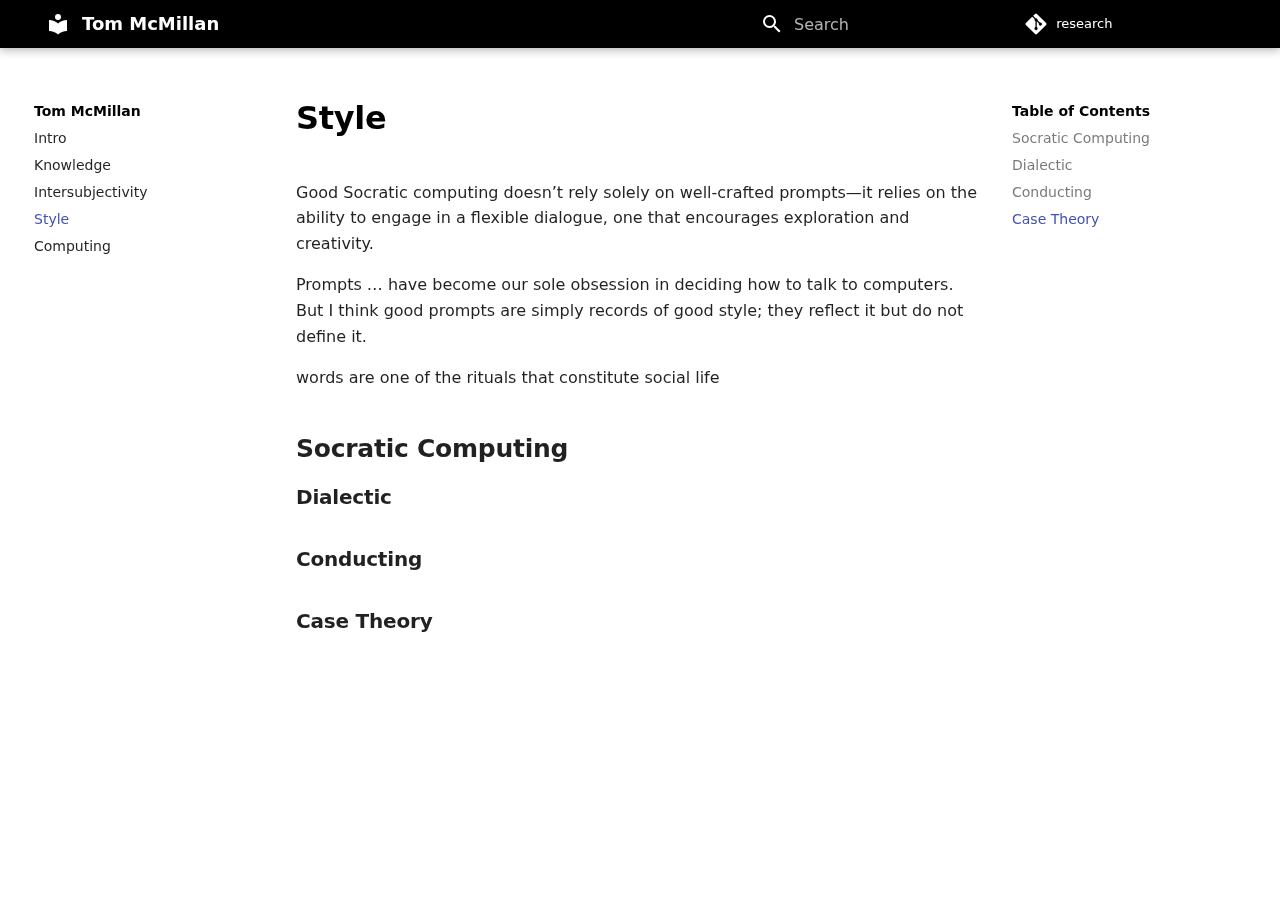
<file: style/index.html>
<!doctype html>
<html lang="en" class="no-js">
  <head>
    
      <meta charset="utf-8">
      <meta name="viewport" content="width=device-width,initial-scale=1">
      
      
      
        <link rel="canonical" href="https://tom-mcmillan.github.io/research/style/">
      
      
        <link rel="prev" href="../intersubjectivity/">
      
      
        <link rel="next" href="../computing/">
      
      
      <link rel="icon" href="../assets/images/favicon.png">
      <meta name="generator" content="mkdocs-1.6.1, mkdocs-material-9.6.14">
    
    
      
        <title>Style - Tom McMillan</title>
      
    
    
      <link rel="stylesheet" href="../assets/stylesheets/main.342714a4.min.css">
      
        
        <link rel="stylesheet" href="../assets/stylesheets/palette.06af60db.min.css">
      
      


    
    
      
    
    
      
        
        
        <link rel="preconnect" href="https://fonts.gstatic.com" crossorigin>
        <link rel="stylesheet" href="https://fonts.googleapis.com/css?family=Roboto:300,300i,400,400i,700,700i%7CRoboto+Mono:400,400i,700,700i&display=fallback">
        <style>:root{--md-text-font:"Roboto";--md-code-font:"Roboto Mono"}</style>
      
    
    
      <link rel="stylesheet" href="../css/custom.css">
    
    <script>__md_scope=new URL("..",location),__md_hash=e=>[...e].reduce(((e,_)=>(e<<5)-e+_.charCodeAt(0)),0),__md_get=(e,_=localStorage,t=__md_scope)=>JSON.parse(_.getItem(t.pathname+"."+e)),__md_set=(e,_,t=localStorage,a=__md_scope)=>{try{t.setItem(a.pathname+"."+e,JSON.stringify(_))}catch(e){}}</script>
    
      

    
    
    
  </head>
  
  
    
    
    
    
    
    <body dir="ltr" data-md-color-scheme="default" data-md-color-primary="#000000" data-md-color-accent="indigo">
  
    
    <input class="md-toggle" data-md-toggle="drawer" type="checkbox" id="__drawer" autocomplete="off">
    <input class="md-toggle" data-md-toggle="search" type="checkbox" id="__search" autocomplete="off">
    <label class="md-overlay" for="__drawer"></label>
    <div data-md-component="skip">
      
        
        <a href="#socratic-computing" class="md-skip">
          Skip to content
        </a>
      
    </div>
    <div data-md-component="announce">
      
    </div>
    
    
      

  

<header class="md-header md-header--shadow" data-md-component="header">
  <nav class="md-header__inner md-grid" aria-label="Header">
    <a href=".." title="Tom McMillan" class="md-header__button md-logo" aria-label="Tom McMillan" data-md-component="logo">
      
  
  <svg xmlns="http://www.w3.org/2000/svg" viewBox="0 0 24 24"><path d="M12 8a3 3 0 0 0 3-3 3 3 0 0 0-3-3 3 3 0 0 0-3 3 3 3 0 0 0 3 3m0 3.54C9.64 9.35 6.5 8 3 8v11c3.5 0 6.64 1.35 9 3.54 2.36-2.19 5.5-3.54 9-3.54V8c-3.5 0-6.64 1.35-9 3.54"/></svg>

    </a>
    <label class="md-header__button md-icon" for="__drawer">
      
      <svg xmlns="http://www.w3.org/2000/svg" viewBox="0 0 24 24"><path d="M3 6h18v2H3zm0 5h18v2H3zm0 5h18v2H3z"/></svg>
    </label>
    <div class="md-header__title" data-md-component="header-title">
      <div class="md-header__ellipsis">
        <div class="md-header__topic">
          <span class="md-ellipsis">
            Tom McMillan
          </span>
        </div>
        <div class="md-header__topic" data-md-component="header-topic">
          <span class="md-ellipsis">
            
              Style
            
          </span>
        </div>
      </div>
    </div>
    
      
    
    
    
    
      
      
        <label class="md-header__button md-icon" for="__search">
          
          <svg xmlns="http://www.w3.org/2000/svg" viewBox="0 0 24 24"><path d="M9.5 3A6.5 6.5 0 0 1 16 9.5c0 1.61-.59 3.09-1.56 4.23l.27.27h.79l5 5-1.5 1.5-5-5v-.79l-.27-.27A6.52 6.52 0 0 1 9.5 16 6.5 6.5 0 0 1 3 9.5 6.5 6.5 0 0 1 9.5 3m0 2C7 5 5 7 5 9.5S7 14 9.5 14 14 12 14 9.5 12 5 9.5 5"/></svg>
        </label>
        <div class="md-search" data-md-component="search" role="dialog">
  <label class="md-search__overlay" for="__search"></label>
  <div class="md-search__inner" role="search">
    <form class="md-search__form" name="search">
      <input type="text" class="md-search__input" name="query" aria-label="Search" placeholder="Search" autocapitalize="off" autocorrect="off" autocomplete="off" spellcheck="false" data-md-component="search-query" required>
      <label class="md-search__icon md-icon" for="__search">
        
        <svg xmlns="http://www.w3.org/2000/svg" viewBox="0 0 24 24"><path d="M9.5 3A6.5 6.5 0 0 1 16 9.5c0 1.61-.59 3.09-1.56 4.23l.27.27h.79l5 5-1.5 1.5-5-5v-.79l-.27-.27A6.52 6.52 0 0 1 9.5 16 6.5 6.5 0 0 1 3 9.5 6.5 6.5 0 0 1 9.5 3m0 2C7 5 5 7 5 9.5S7 14 9.5 14 14 12 14 9.5 12 5 9.5 5"/></svg>
        
        <svg xmlns="http://www.w3.org/2000/svg" viewBox="0 0 24 24"><path d="M20 11v2H8l5.5 5.5-1.42 1.42L4.16 12l7.92-7.92L13.5 5.5 8 11z"/></svg>
      </label>
      <nav class="md-search__options" aria-label="Search">
        
        <button type="reset" class="md-search__icon md-icon" title="Clear" aria-label="Clear" tabindex="-1">
          
          <svg xmlns="http://www.w3.org/2000/svg" viewBox="0 0 24 24"><path d="M19 6.41 17.59 5 12 10.59 6.41 5 5 6.41 10.59 12 5 17.59 6.41 19 12 13.41 17.59 19 19 17.59 13.41 12z"/></svg>
        </button>
      </nav>
      
        <div class="md-search__suggest" data-md-component="search-suggest"></div>
      
    </form>
    <div class="md-search__output">
      <div class="md-search__scrollwrap" tabindex="0" data-md-scrollfix>
        <div class="md-search-result" data-md-component="search-result">
          <div class="md-search-result__meta">
            Initializing search
          </div>
          <ol class="md-search-result__list" role="presentation"></ol>
        </div>
      </div>
    </div>
  </div>
</div>
      
    
    
      <div class="md-header__source">
        <a href="https://github.com/tom-mcmillan/research" title="Go to repository" class="md-source" data-md-component="source">
  <div class="md-source__icon md-icon">
    
    <svg xmlns="http://www.w3.org/2000/svg" viewBox="0 0 448 512"><!--! Font Awesome Free 6.7.2 by @fontawesome - https://fontawesome.com License - https://fontawesome.com/license/free (Icons: CC BY 4.0, Fonts: SIL OFL 1.1, Code: MIT License) Copyright 2024 Fonticons, Inc.--><path d="M439.55 236.05 244 40.45a28.87 28.87 0 0 0-40.81 0l-40.66 40.63 51.52 51.52c27.06-9.14 52.68 16.77 43.39 43.68l49.66 49.66c34.23-11.8 61.18 31 35.47 56.69-26.49 26.49-70.21-2.87-56-37.34L240.22 199v121.85c25.3 12.54 22.26 41.85 9.08 55a34.34 34.34 0 0 1-48.55 0c-17.57-17.6-11.07-46.91 11.25-56v-123c-20.8-8.51-24.6-30.74-18.64-45L142.57 101 8.45 235.14a28.86 28.86 0 0 0 0 40.81l195.61 195.6a28.86 28.86 0 0 0 40.8 0l194.69-194.69a28.86 28.86 0 0 0 0-40.81"/></svg>
  </div>
  <div class="md-source__repository">
    research
  </div>
</a>
      </div>
    
  </nav>
  
</header>
    
    <div class="md-container" data-md-component="container">
      
      
        
          
        
      
      <main class="md-main" data-md-component="main">
        <div class="md-main__inner md-grid">
          
            
              
              <div class="md-sidebar md-sidebar--primary" data-md-component="sidebar" data-md-type="navigation" >
                <div class="md-sidebar__scrollwrap">
                  <div class="md-sidebar__inner">
                    



<nav class="md-nav md-nav--primary" aria-label="Navigation" data-md-level="0">
  <label class="md-nav__title" for="__drawer">
    <a href=".." title="Tom McMillan" class="md-nav__button md-logo" aria-label="Tom McMillan" data-md-component="logo">
      
  
  <svg xmlns="http://www.w3.org/2000/svg" viewBox="0 0 24 24"><path d="M12 8a3 3 0 0 0 3-3 3 3 0 0 0-3-3 3 3 0 0 0-3 3 3 3 0 0 0 3 3m0 3.54C9.64 9.35 6.5 8 3 8v11c3.5 0 6.64 1.35 9 3.54 2.36-2.19 5.5-3.54 9-3.54V8c-3.5 0-6.64 1.35-9 3.54"/></svg>

    </a>
    Tom McMillan
  </label>
  
    <div class="md-nav__source">
      <a href="https://github.com/tom-mcmillan/research" title="Go to repository" class="md-source" data-md-component="source">
  <div class="md-source__icon md-icon">
    
    <svg xmlns="http://www.w3.org/2000/svg" viewBox="0 0 448 512"><!--! Font Awesome Free 6.7.2 by @fontawesome - https://fontawesome.com License - https://fontawesome.com/license/free (Icons: CC BY 4.0, Fonts: SIL OFL 1.1, Code: MIT License) Copyright 2024 Fonticons, Inc.--><path d="M439.55 236.05 244 40.45a28.87 28.87 0 0 0-40.81 0l-40.66 40.63 51.52 51.52c27.06-9.14 52.68 16.77 43.39 43.68l49.66 49.66c34.23-11.8 61.18 31 35.47 56.69-26.49 26.49-70.21-2.87-56-37.34L240.22 199v121.85c25.3 12.54 22.26 41.85 9.08 55a34.34 34.34 0 0 1-48.55 0c-17.57-17.6-11.07-46.91 11.25-56v-123c-20.8-8.51-24.6-30.74-18.64-45L142.57 101 8.45 235.14a28.86 28.86 0 0 0 0 40.81l195.61 195.6a28.86 28.86 0 0 0 40.8 0l194.69-194.69a28.86 28.86 0 0 0 0-40.81"/></svg>
  </div>
  <div class="md-source__repository">
    research
  </div>
</a>
    </div>
  
  <ul class="md-nav__list" data-md-scrollfix>
    
      
      
  
  
  
  
    <li class="md-nav__item">
      <a href=".." class="md-nav__link">
        
  
  
  <span class="md-ellipsis">
    Intro
    
  </span>
  

      </a>
    </li>
  

    
      
      
  
  
  
  
    <li class="md-nav__item">
      <a href="../knowledge/" class="md-nav__link">
        
  
  
  <span class="md-ellipsis">
    Knowledge
    
  </span>
  

      </a>
    </li>
  

    
      
      
  
  
  
  
    <li class="md-nav__item">
      <a href="../intersubjectivity/" class="md-nav__link">
        
  
  
  <span class="md-ellipsis">
    Intersubjectivity
    
  </span>
  

      </a>
    </li>
  

    
      
      
  
  
    
  
  
  
    <li class="md-nav__item md-nav__item--active">
      
      <input class="md-nav__toggle md-toggle" type="checkbox" id="__toc">
      
      
      
        <label class="md-nav__link md-nav__link--active" for="__toc">
          
  
  
  <span class="md-ellipsis">
    Style
    
  </span>
  

          <span class="md-nav__icon md-icon"></span>
        </label>
      
      <a href="./" class="md-nav__link md-nav__link--active">
        
  
  
  <span class="md-ellipsis">
    Style
    
  </span>
  

      </a>
      
        

  

<nav class="md-nav md-nav--secondary" aria-label="Table of Contents">
  
  
  
  
    <label class="md-nav__title" for="__toc">
      <span class="md-nav__icon md-icon"></span>
      Table of Contents
    </label>
    <ul class="md-nav__list" data-md-component="toc" data-md-scrollfix>
      
        <li class="md-nav__item">
  <a href="#socratic-computing" class="md-nav__link">
    <span class="md-ellipsis">
      Socratic Computing
    </span>
  </a>
  
    <nav class="md-nav" aria-label="Socratic Computing">
      <ul class="md-nav__list">
        
          <li class="md-nav__item">
  <a href="#dialectic" class="md-nav__link">
    <span class="md-ellipsis">
      Dialectic
    </span>
  </a>
  
</li>
        
          <li class="md-nav__item">
  <a href="#conducting" class="md-nav__link">
    <span class="md-ellipsis">
      Conducting
    </span>
  </a>
  
</li>
        
          <li class="md-nav__item">
  <a href="#case-theory" class="md-nav__link">
    <span class="md-ellipsis">
      Case Theory
    </span>
  </a>
  
</li>
        
      </ul>
    </nav>
  
</li>
      
    </ul>
  
</nav>
      
    </li>
  

    
      
      
  
  
  
  
    <li class="md-nav__item">
      <a href="../computing/" class="md-nav__link">
        
  
  
  <span class="md-ellipsis">
    Computing
    
  </span>
  

      </a>
    </li>
  

    
  </ul>
</nav>
                  </div>
                </div>
              </div>
            
            
              
              <div class="md-sidebar md-sidebar--secondary" data-md-component="sidebar" data-md-type="toc" >
                <div class="md-sidebar__scrollwrap">
                  <div class="md-sidebar__inner">
                    

  

<nav class="md-nav md-nav--secondary" aria-label="Table of Contents">
  
  
  
  
    <label class="md-nav__title" for="__toc">
      <span class="md-nav__icon md-icon"></span>
      Table of Contents
    </label>
    <ul class="md-nav__list" data-md-component="toc" data-md-scrollfix>
      
        <li class="md-nav__item">
  <a href="#socratic-computing" class="md-nav__link">
    <span class="md-ellipsis">
      Socratic Computing
    </span>
  </a>
  
    <nav class="md-nav" aria-label="Socratic Computing">
      <ul class="md-nav__list">
        
          <li class="md-nav__item">
  <a href="#dialectic" class="md-nav__link">
    <span class="md-ellipsis">
      Dialectic
    </span>
  </a>
  
</li>
        
          <li class="md-nav__item">
  <a href="#conducting" class="md-nav__link">
    <span class="md-ellipsis">
      Conducting
    </span>
  </a>
  
</li>
        
          <li class="md-nav__item">
  <a href="#case-theory" class="md-nav__link">
    <span class="md-ellipsis">
      Case Theory
    </span>
  </a>
  
</li>
        
      </ul>
    </nav>
  
</li>
      
    </ul>
  
</nav>
                  </div>
                </div>
              </div>
            
          
          
            <div class="md-content" data-md-component="content">
              <article class="md-content__inner md-typeset">
                
                  


  
  


<h1 id="style">Style<a class="headerlink" href="#style" title="Permanent link">&para;</a></h1>
<p>Good Socratic computing doesn’t rely solely on well-crafted prompts—it relies on the ability to engage in a flexible dialogue, one that encourages exploration and creativity.</p>
<p>Prompts … have become our sole obsession in deciding how to talk to computers. But I think good prompts are simply records of good style; they reflect it but do not define it.</p>
<p>words are one of the rituals that constitute social life</p>
<h2 id="socratic-computing">Socratic Computing<a class="headerlink" href="#socratic-computing" title="Permanent link">&para;</a></h2>
<h3 id="dialectic">Dialectic<a class="headerlink" href="#dialectic" title="Permanent link">&para;</a></h3>
<h3 id="conducting">Conducting<a class="headerlink" href="#conducting" title="Permanent link">&para;</a></h3>
<h3 id="case-theory">Case Theory<a class="headerlink" href="#case-theory" title="Permanent link">&para;</a></h3>












                
              </article>
            </div>
          
          
<script>var target=document.getElementById(location.hash.slice(1));target&&target.name&&(target.checked=target.name.startsWith("__tabbed_"))</script>
        </div>
        
      </main>
      
        <footer class="md-footer">
  
  <div class="md-footer-meta md-typeset">
    <div class="md-footer-meta__inner md-grid">
      <div class="md-copyright">
  
  
    Made with
    <a href="https://squidfunk.github.io/mkdocs-material/" target="_blank" rel="noopener">
      Material for MkDocs
    </a>
  
</div>
      
    </div>
  </div>
</footer>
      
    </div>
    <div class="md-dialog" data-md-component="dialog">
      <div class="md-dialog__inner md-typeset"></div>
    </div>
    
    
    
      
      <script id="__config" type="application/json">{"base": "..", "features": ["navigation.expand", "navigation.instant", "toc.following", "search.highlight", "search.suggest", "content.code.copy"], "search": "../assets/javascripts/workers/search.d50fe291.min.js", "tags": null, "translations": {"clipboard.copied": "Copied to clipboard", "clipboard.copy": "Copy to clipboard", "search.result.more.one": "1 more on this page", "search.result.more.other": "# more on this page", "search.result.none": "No matching documents", "search.result.one": "1 matching document", "search.result.other": "# matching documents", "search.result.placeholder": "Type to start searching", "search.result.term.missing": "Missing", "select.version": "Select version"}, "version": null}</script>
    
    
      <script src="../assets/javascripts/bundle.13a4f30d.min.js"></script>
      
    
  </body>
</html>
</file>
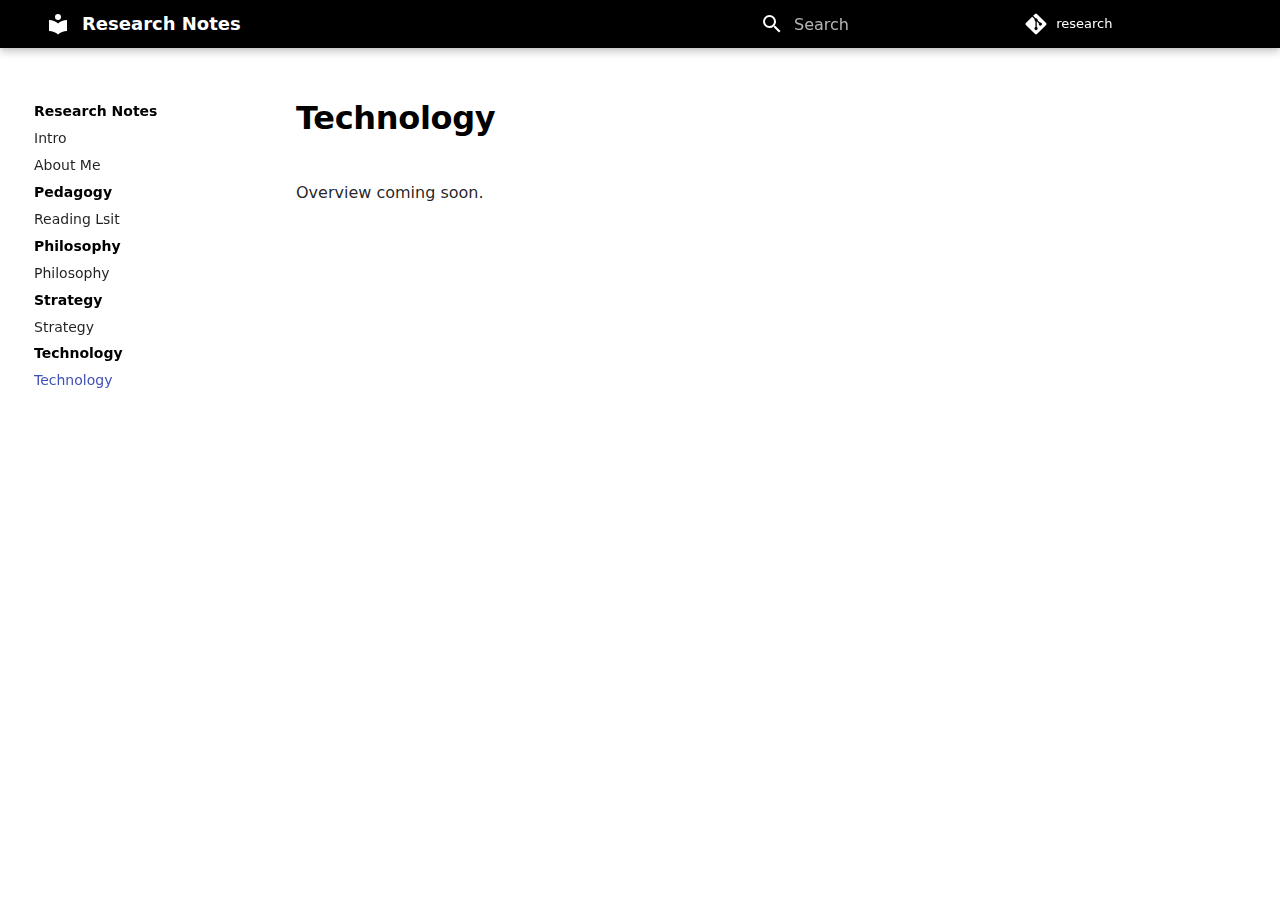
<file: technology/index.html>
<!doctype html>
<html lang="en" class="no-js">
  <head>
    
      <meta charset="utf-8">
      <meta name="viewport" content="width=device-width,initial-scale=1">
      
      
      
        <link rel="canonical" href="https://tom-mcmillan.github.io/research/technology/">
      
      
        <link rel="prev" href="../strategy/">
      
      
      
      <link rel="icon" href="../assets/images/favicon.png">
      <meta name="generator" content="mkdocs-1.6.1, mkdocs-material-9.6.14">
    
    
      
        <title>Technology - Research Notes</title>
      
    
    
      <link rel="stylesheet" href="../assets/stylesheets/main.342714a4.min.css">
      
        
        <link rel="stylesheet" href="../assets/stylesheets/palette.06af60db.min.css">
      
      


    
    
      
    
    
      
        
        
        <link rel="preconnect" href="https://fonts.gstatic.com" crossorigin>
        <link rel="stylesheet" href="https://fonts.googleapis.com/css?family=Roboto:300,300i,400,400i,700,700i%7CRoboto+Mono:400,400i,700,700i&display=fallback">
        <style>:root{--md-text-font:"Roboto";--md-code-font:"Roboto Mono"}</style>
      
    
    
      <link rel="stylesheet" href="../css/custom.css">
    
    <script>__md_scope=new URL("..",location),__md_hash=e=>[...e].reduce(((e,_)=>(e<<5)-e+_.charCodeAt(0)),0),__md_get=(e,_=localStorage,t=__md_scope)=>JSON.parse(_.getItem(t.pathname+"."+e)),__md_set=(e,_,t=localStorage,a=__md_scope)=>{try{t.setItem(a.pathname+"."+e,JSON.stringify(_))}catch(e){}}</script>
    
      

    
    
    
  </head>
  
  
    
    
    
    
    
    <body dir="ltr" data-md-color-scheme="default" data-md-color-primary="#000000" data-md-color-accent="indigo">
  
    
    <input class="md-toggle" data-md-toggle="drawer" type="checkbox" id="__drawer" autocomplete="off">
    <input class="md-toggle" data-md-toggle="search" type="checkbox" id="__search" autocomplete="off">
    <label class="md-overlay" for="__drawer"></label>
    <div data-md-component="skip">
      
    </div>
    <div data-md-component="announce">
      
    </div>
    
    
      

  

<header class="md-header md-header--shadow" data-md-component="header">
  <nav class="md-header__inner md-grid" aria-label="Header">
    <a href=".." title="Research Notes" class="md-header__button md-logo" aria-label="Research Notes" data-md-component="logo">
      
  
  <svg xmlns="http://www.w3.org/2000/svg" viewBox="0 0 24 24"><path d="M12 8a3 3 0 0 0 3-3 3 3 0 0 0-3-3 3 3 0 0 0-3 3 3 3 0 0 0 3 3m0 3.54C9.64 9.35 6.5 8 3 8v11c3.5 0 6.64 1.35 9 3.54 2.36-2.19 5.5-3.54 9-3.54V8c-3.5 0-6.64 1.35-9 3.54"/></svg>

    </a>
    <label class="md-header__button md-icon" for="__drawer">
      
      <svg xmlns="http://www.w3.org/2000/svg" viewBox="0 0 24 24"><path d="M3 6h18v2H3zm0 5h18v2H3zm0 5h18v2H3z"/></svg>
    </label>
    <div class="md-header__title" data-md-component="header-title">
      <div class="md-header__ellipsis">
        <div class="md-header__topic">
          <span class="md-ellipsis">
            Research Notes
          </span>
        </div>
        <div class="md-header__topic" data-md-component="header-topic">
          <span class="md-ellipsis">
            
              Technology
            
          </span>
        </div>
      </div>
    </div>
    
      
    
    
    
    
      
      
        <label class="md-header__button md-icon" for="__search">
          
          <svg xmlns="http://www.w3.org/2000/svg" viewBox="0 0 24 24"><path d="M9.5 3A6.5 6.5 0 0 1 16 9.5c0 1.61-.59 3.09-1.56 4.23l.27.27h.79l5 5-1.5 1.5-5-5v-.79l-.27-.27A6.52 6.52 0 0 1 9.5 16 6.5 6.5 0 0 1 3 9.5 6.5 6.5 0 0 1 9.5 3m0 2C7 5 5 7 5 9.5S7 14 9.5 14 14 12 14 9.5 12 5 9.5 5"/></svg>
        </label>
        <div class="md-search" data-md-component="search" role="dialog">
  <label class="md-search__overlay" for="__search"></label>
  <div class="md-search__inner" role="search">
    <form class="md-search__form" name="search">
      <input type="text" class="md-search__input" name="query" aria-label="Search" placeholder="Search" autocapitalize="off" autocorrect="off" autocomplete="off" spellcheck="false" data-md-component="search-query" required>
      <label class="md-search__icon md-icon" for="__search">
        
        <svg xmlns="http://www.w3.org/2000/svg" viewBox="0 0 24 24"><path d="M9.5 3A6.5 6.5 0 0 1 16 9.5c0 1.61-.59 3.09-1.56 4.23l.27.27h.79l5 5-1.5 1.5-5-5v-.79l-.27-.27A6.52 6.52 0 0 1 9.5 16 6.5 6.5 0 0 1 3 9.5 6.5 6.5 0 0 1 9.5 3m0 2C7 5 5 7 5 9.5S7 14 9.5 14 14 12 14 9.5 12 5 9.5 5"/></svg>
        
        <svg xmlns="http://www.w3.org/2000/svg" viewBox="0 0 24 24"><path d="M20 11v2H8l5.5 5.5-1.42 1.42L4.16 12l7.92-7.92L13.5 5.5 8 11z"/></svg>
      </label>
      <nav class="md-search__options" aria-label="Search">
        
        <button type="reset" class="md-search__icon md-icon" title="Clear" aria-label="Clear" tabindex="-1">
          
          <svg xmlns="http://www.w3.org/2000/svg" viewBox="0 0 24 24"><path d="M19 6.41 17.59 5 12 10.59 6.41 5 5 6.41 10.59 12 5 17.59 6.41 19 12 13.41 17.59 19 19 17.59 13.41 12z"/></svg>
        </button>
      </nav>
      
        <div class="md-search__suggest" data-md-component="search-suggest"></div>
      
    </form>
    <div class="md-search__output">
      <div class="md-search__scrollwrap" tabindex="0" data-md-scrollfix>
        <div class="md-search-result" data-md-component="search-result">
          <div class="md-search-result__meta">
            Initializing search
          </div>
          <ol class="md-search-result__list" role="presentation"></ol>
        </div>
      </div>
    </div>
  </div>
</div>
      
    
    
      <div class="md-header__source">
        <a href="https://github.com/tom-mcmillan/research" title="Go to repository" class="md-source" data-md-component="source">
  <div class="md-source__icon md-icon">
    
    <svg xmlns="http://www.w3.org/2000/svg" viewBox="0 0 448 512"><!--! Font Awesome Free 6.7.2 by @fontawesome - https://fontawesome.com License - https://fontawesome.com/license/free (Icons: CC BY 4.0, Fonts: SIL OFL 1.1, Code: MIT License) Copyright 2024 Fonticons, Inc.--><path d="M439.55 236.05 244 40.45a28.87 28.87 0 0 0-40.81 0l-40.66 40.63 51.52 51.52c27.06-9.14 52.68 16.77 43.39 43.68l49.66 49.66c34.23-11.8 61.18 31 35.47 56.69-26.49 26.49-70.21-2.87-56-37.34L240.22 199v121.85c25.3 12.54 22.26 41.85 9.08 55a34.34 34.34 0 0 1-48.55 0c-17.57-17.6-11.07-46.91 11.25-56v-123c-20.8-8.51-24.6-30.74-18.64-45L142.57 101 8.45 235.14a28.86 28.86 0 0 0 0 40.81l195.61 195.6a28.86 28.86 0 0 0 40.8 0l194.69-194.69a28.86 28.86 0 0 0 0-40.81"/></svg>
  </div>
  <div class="md-source__repository">
    research
  </div>
</a>
      </div>
    
  </nav>
  
</header>
    
    <div class="md-container" data-md-component="container">
      
      
        
          
        
      
      <main class="md-main" data-md-component="main">
        <div class="md-main__inner md-grid">
          
            
              
              <div class="md-sidebar md-sidebar--primary" data-md-component="sidebar" data-md-type="navigation" >
                <div class="md-sidebar__scrollwrap">
                  <div class="md-sidebar__inner">
                    



<nav class="md-nav md-nav--primary" aria-label="Navigation" data-md-level="0">
  <label class="md-nav__title" for="__drawer">
    <a href=".." title="Research Notes" class="md-nav__button md-logo" aria-label="Research Notes" data-md-component="logo">
      
  
  <svg xmlns="http://www.w3.org/2000/svg" viewBox="0 0 24 24"><path d="M12 8a3 3 0 0 0 3-3 3 3 0 0 0-3-3 3 3 0 0 0-3 3 3 3 0 0 0 3 3m0 3.54C9.64 9.35 6.5 8 3 8v11c3.5 0 6.64 1.35 9 3.54 2.36-2.19 5.5-3.54 9-3.54V8c-3.5 0-6.64 1.35-9 3.54"/></svg>

    </a>
    Research Notes
  </label>
  
    <div class="md-nav__source">
      <a href="https://github.com/tom-mcmillan/research" title="Go to repository" class="md-source" data-md-component="source">
  <div class="md-source__icon md-icon">
    
    <svg xmlns="http://www.w3.org/2000/svg" viewBox="0 0 448 512"><!--! Font Awesome Free 6.7.2 by @fontawesome - https://fontawesome.com License - https://fontawesome.com/license/free (Icons: CC BY 4.0, Fonts: SIL OFL 1.1, Code: MIT License) Copyright 2024 Fonticons, Inc.--><path d="M439.55 236.05 244 40.45a28.87 28.87 0 0 0-40.81 0l-40.66 40.63 51.52 51.52c27.06-9.14 52.68 16.77 43.39 43.68l49.66 49.66c34.23-11.8 61.18 31 35.47 56.69-26.49 26.49-70.21-2.87-56-37.34L240.22 199v121.85c25.3 12.54 22.26 41.85 9.08 55a34.34 34.34 0 0 1-48.55 0c-17.57-17.6-11.07-46.91 11.25-56v-123c-20.8-8.51-24.6-30.74-18.64-45L142.57 101 8.45 235.14a28.86 28.86 0 0 0 0 40.81l195.61 195.6a28.86 28.86 0 0 0 40.8 0l194.69-194.69a28.86 28.86 0 0 0 0-40.81"/></svg>
  </div>
  <div class="md-source__repository">
    research
  </div>
</a>
    </div>
  
  <ul class="md-nav__list" data-md-scrollfix>
    
      
      
  
  
  
  
    <li class="md-nav__item">
      <a href=".." class="md-nav__link">
        
  
  
  <span class="md-ellipsis">
    Intro
    
  </span>
  

      </a>
    </li>
  

    
      
      
  
  
  
  
    <li class="md-nav__item">
      <a href="../About-me/" class="md-nav__link">
        
  
  
  <span class="md-ellipsis">
    About Me
    
  </span>
  

      </a>
    </li>
  

    
      
      
  
  
  
  
    
    
    
    
    
    <li class="md-nav__item md-nav__item--nested">
      
        
        
          
        
        <input class="md-nav__toggle md-toggle md-toggle--indeterminate" type="checkbox" id="__nav_3" >
        
          
          <label class="md-nav__link" for="__nav_3" id="__nav_3_label" tabindex="0">
            
  
  
  <span class="md-ellipsis">
    Pedagogy
    
  </span>
  

            <span class="md-nav__icon md-icon"></span>
          </label>
        
        <nav class="md-nav" data-md-level="1" aria-labelledby="__nav_3_label" aria-expanded="false">
          <label class="md-nav__title" for="__nav_3">
            <span class="md-nav__icon md-icon"></span>
            Pedagogy
          </label>
          <ul class="md-nav__list" data-md-scrollfix>
            
              
                
  
  
  
  
    <li class="md-nav__item">
      <a href="../pedagogy/reading-list/" class="md-nav__link">
        
  
  
  <span class="md-ellipsis">
    Reading Lsit
    
  </span>
  

      </a>
    </li>
  

              
            
          </ul>
        </nav>
      
    </li>
  

    
      
      
  
  
  
  
    
    
    
    
    
    <li class="md-nav__item md-nav__item--nested">
      
        
        
          
        
        <input class="md-nav__toggle md-toggle md-toggle--indeterminate" type="checkbox" id="__nav_4" >
        
          
          <label class="md-nav__link" for="__nav_4" id="__nav_4_label" tabindex="0">
            
  
  
  <span class="md-ellipsis">
    Philosophy
    
  </span>
  

            <span class="md-nav__icon md-icon"></span>
          </label>
        
        <nav class="md-nav" data-md-level="1" aria-labelledby="__nav_4_label" aria-expanded="false">
          <label class="md-nav__title" for="__nav_4">
            <span class="md-nav__icon md-icon"></span>
            Philosophy
          </label>
          <ul class="md-nav__list" data-md-scrollfix>
            
              
                
  
  
  
  
    <li class="md-nav__item">
      <a href="../philosophy/" class="md-nav__link">
        
  
  
  <span class="md-ellipsis">
    Philosophy
    
  </span>
  

      </a>
    </li>
  

              
            
          </ul>
        </nav>
      
    </li>
  

    
      
      
  
  
  
  
    
    
    
    
    
    <li class="md-nav__item md-nav__item--nested">
      
        
        
          
        
        <input class="md-nav__toggle md-toggle md-toggle--indeterminate" type="checkbox" id="__nav_5" >
        
          
          <label class="md-nav__link" for="__nav_5" id="__nav_5_label" tabindex="0">
            
  
  
  <span class="md-ellipsis">
    Strategy
    
  </span>
  

            <span class="md-nav__icon md-icon"></span>
          </label>
        
        <nav class="md-nav" data-md-level="1" aria-labelledby="__nav_5_label" aria-expanded="false">
          <label class="md-nav__title" for="__nav_5">
            <span class="md-nav__icon md-icon"></span>
            Strategy
          </label>
          <ul class="md-nav__list" data-md-scrollfix>
            
              
                
  
  
  
  
    <li class="md-nav__item">
      <a href="../strategy/" class="md-nav__link">
        
  
  
  <span class="md-ellipsis">
    Strategy
    
  </span>
  

      </a>
    </li>
  

              
            
          </ul>
        </nav>
      
    </li>
  

    
      
      
  
  
    
  
  
  
    
    
    
    
    
    <li class="md-nav__item md-nav__item--active md-nav__item--nested">
      
        
        
        <input class="md-nav__toggle md-toggle " type="checkbox" id="__nav_6" checked>
        
          
          <label class="md-nav__link" for="__nav_6" id="__nav_6_label" tabindex="0">
            
  
  
  <span class="md-ellipsis">
    Technology
    
  </span>
  

            <span class="md-nav__icon md-icon"></span>
          </label>
        
        <nav class="md-nav" data-md-level="1" aria-labelledby="__nav_6_label" aria-expanded="true">
          <label class="md-nav__title" for="__nav_6">
            <span class="md-nav__icon md-icon"></span>
            Technology
          </label>
          <ul class="md-nav__list" data-md-scrollfix>
            
              
                
  
  
    
  
  
  
    <li class="md-nav__item md-nav__item--active">
      
      <input class="md-nav__toggle md-toggle" type="checkbox" id="__toc">
      
      
      
      <a href="./" class="md-nav__link md-nav__link--active">
        
  
  
  <span class="md-ellipsis">
    Technology
    
  </span>
  

      </a>
      
    </li>
  

              
            
          </ul>
        </nav>
      
    </li>
  

    
  </ul>
</nav>
                  </div>
                </div>
              </div>
            
            
              
              <div class="md-sidebar md-sidebar--secondary" data-md-component="sidebar" data-md-type="toc" >
                <div class="md-sidebar__scrollwrap">
                  <div class="md-sidebar__inner">
                    

  

<nav class="md-nav md-nav--secondary" aria-label="Table of Contents">
  
  
  
  
</nav>
                  </div>
                </div>
              </div>
            
          
          
            <div class="md-content" data-md-component="content">
              <article class="md-content__inner md-typeset">
                
                  


  
  


<h1 id="technology">Technology<a class="headerlink" href="#technology" title="Permanent link">&para;</a></h1>
<p>Overview coming soon.</p>












                
              </article>
            </div>
          
          
<script>var target=document.getElementById(location.hash.slice(1));target&&target.name&&(target.checked=target.name.startsWith("__tabbed_"))</script>
        </div>
        
      </main>
      
        <footer class="md-footer">
  
  <div class="md-footer-meta md-typeset">
    <div class="md-footer-meta__inner md-grid">
      <div class="md-copyright">
  
  
    Made with
    <a href="https://squidfunk.github.io/mkdocs-material/" target="_blank" rel="noopener">
      Material for MkDocs
    </a>
  
</div>
      
    </div>
  </div>
</footer>
      
    </div>
    <div class="md-dialog" data-md-component="dialog">
      <div class="md-dialog__inner md-typeset"></div>
    </div>
    
    
    
      
      <script id="__config" type="application/json">{"base": "..", "features": ["navigation.expand", "navigation.instant", "toc.following", "search.highlight", "search.suggest", "content.code.copy"], "search": "../assets/javascripts/workers/search.d50fe291.min.js", "tags": null, "translations": {"clipboard.copied": "Copied to clipboard", "clipboard.copy": "Copy to clipboard", "search.result.more.one": "1 more on this page", "search.result.more.other": "# more on this page", "search.result.none": "No matching documents", "search.result.one": "1 matching document", "search.result.other": "# matching documents", "search.result.placeholder": "Type to start searching", "search.result.term.missing": "Missing", "select.version": "Select version"}, "version": null}</script>
    
    
      <script src="../assets/javascripts/bundle.13a4f30d.min.js"></script>
      
    
  </body>
</html>
</file>
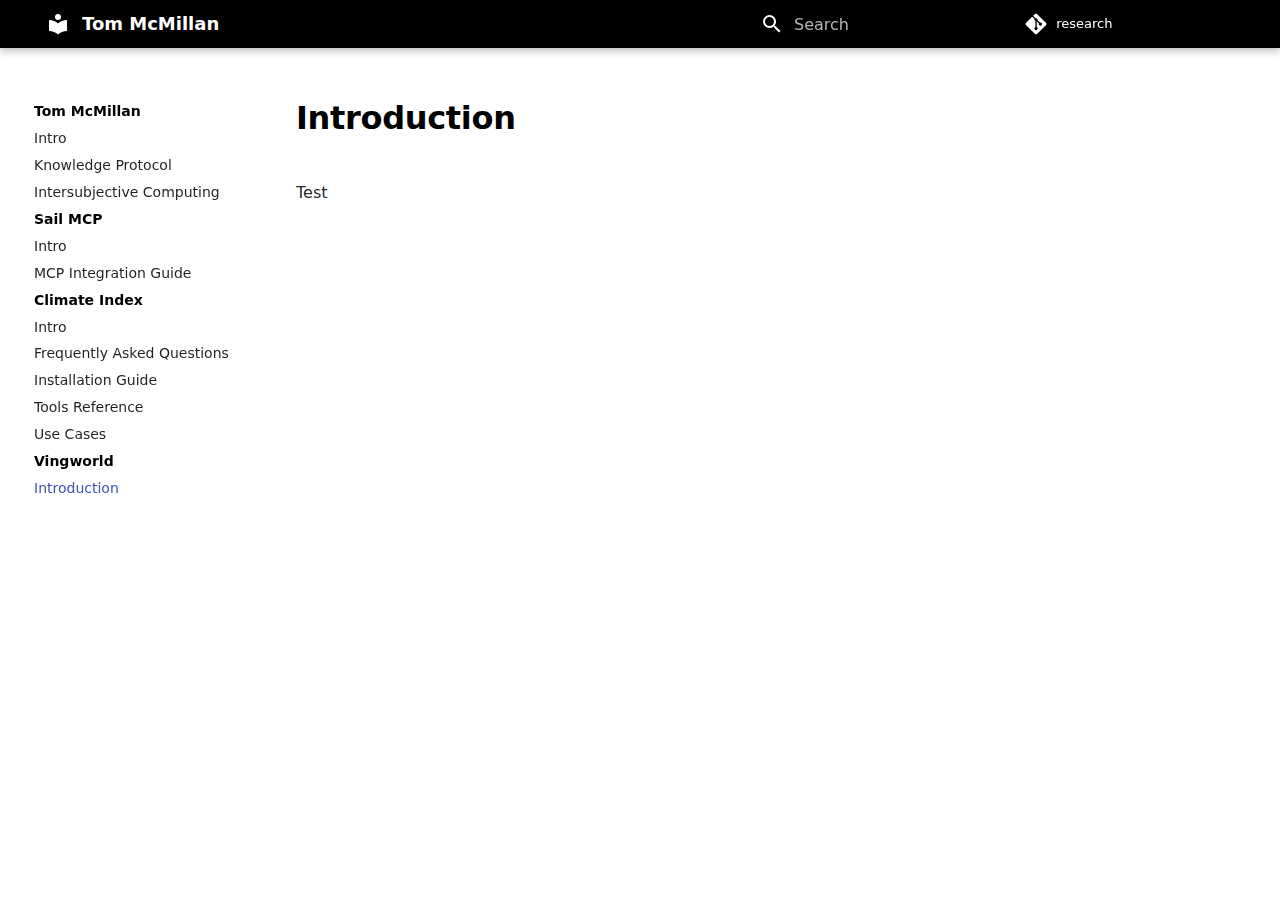
<file: vingworld/index.html>
<!doctype html>
<html lang="en" class="no-js">
  <head>
    
      <meta charset="utf-8">
      <meta name="viewport" content="width=device-width,initial-scale=1">
      
      
      
        <link rel="canonical" href="https://tom-mcmillan.github.io/research/vingworld/">
      
      
        <link rel="prev" href="../climate-index/use-cases/">
      
      
      
      <link rel="icon" href="../assets/images/favicon.png">
      <meta name="generator" content="mkdocs-1.6.1, mkdocs-material-9.6.14">
    
    
      
        <title>Introduction - Tom McMillan</title>
      
    
    
      <link rel="stylesheet" href="../assets/stylesheets/main.342714a4.min.css">
      
        
        <link rel="stylesheet" href="../assets/stylesheets/palette.06af60db.min.css">
      
      


    
    
      
    
    
      
        
        
        <link rel="preconnect" href="https://fonts.gstatic.com" crossorigin>
        <link rel="stylesheet" href="https://fonts.googleapis.com/css?family=Roboto:300,300i,400,400i,700,700i%7CRoboto+Mono:400,400i,700,700i&display=fallback">
        <style>:root{--md-text-font:"Roboto";--md-code-font:"Roboto Mono"}</style>
      
    
    
      <link rel="stylesheet" href="../css/custom.css">
    
    <script>__md_scope=new URL("..",location),__md_hash=e=>[...e].reduce(((e,_)=>(e<<5)-e+_.charCodeAt(0)),0),__md_get=(e,_=localStorage,t=__md_scope)=>JSON.parse(_.getItem(t.pathname+"."+e)),__md_set=(e,_,t=localStorage,a=__md_scope)=>{try{t.setItem(a.pathname+"."+e,JSON.stringify(_))}catch(e){}}</script>
    
      

    
    
    
  </head>
  
  
    
    
    
    
    
    <body dir="ltr" data-md-color-scheme="default" data-md-color-primary="#000000" data-md-color-accent="indigo">
  
    
    <input class="md-toggle" data-md-toggle="drawer" type="checkbox" id="__drawer" autocomplete="off">
    <input class="md-toggle" data-md-toggle="search" type="checkbox" id="__search" autocomplete="off">
    <label class="md-overlay" for="__drawer"></label>
    <div data-md-component="skip">
      
    </div>
    <div data-md-component="announce">
      
    </div>
    
    
      

  

<header class="md-header md-header--shadow" data-md-component="header">
  <nav class="md-header__inner md-grid" aria-label="Header">
    <a href=".." title="Tom McMillan" class="md-header__button md-logo" aria-label="Tom McMillan" data-md-component="logo">
      
  
  <svg xmlns="http://www.w3.org/2000/svg" viewBox="0 0 24 24"><path d="M12 8a3 3 0 0 0 3-3 3 3 0 0 0-3-3 3 3 0 0 0-3 3 3 3 0 0 0 3 3m0 3.54C9.64 9.35 6.5 8 3 8v11c3.5 0 6.64 1.35 9 3.54 2.36-2.19 5.5-3.54 9-3.54V8c-3.5 0-6.64 1.35-9 3.54"/></svg>

    </a>
    <label class="md-header__button md-icon" for="__drawer">
      
      <svg xmlns="http://www.w3.org/2000/svg" viewBox="0 0 24 24"><path d="M3 6h18v2H3zm0 5h18v2H3zm0 5h18v2H3z"/></svg>
    </label>
    <div class="md-header__title" data-md-component="header-title">
      <div class="md-header__ellipsis">
        <div class="md-header__topic">
          <span class="md-ellipsis">
            Tom McMillan
          </span>
        </div>
        <div class="md-header__topic" data-md-component="header-topic">
          <span class="md-ellipsis">
            
              Introduction
            
          </span>
        </div>
      </div>
    </div>
    
      
    
    
    
    
      
      
        <label class="md-header__button md-icon" for="__search">
          
          <svg xmlns="http://www.w3.org/2000/svg" viewBox="0 0 24 24"><path d="M9.5 3A6.5 6.5 0 0 1 16 9.5c0 1.61-.59 3.09-1.56 4.23l.27.27h.79l5 5-1.5 1.5-5-5v-.79l-.27-.27A6.52 6.52 0 0 1 9.5 16 6.5 6.5 0 0 1 3 9.5 6.5 6.5 0 0 1 9.5 3m0 2C7 5 5 7 5 9.5S7 14 9.5 14 14 12 14 9.5 12 5 9.5 5"/></svg>
        </label>
        <div class="md-search" data-md-component="search" role="dialog">
  <label class="md-search__overlay" for="__search"></label>
  <div class="md-search__inner" role="search">
    <form class="md-search__form" name="search">
      <input type="text" class="md-search__input" name="query" aria-label="Search" placeholder="Search" autocapitalize="off" autocorrect="off" autocomplete="off" spellcheck="false" data-md-component="search-query" required>
      <label class="md-search__icon md-icon" for="__search">
        
        <svg xmlns="http://www.w3.org/2000/svg" viewBox="0 0 24 24"><path d="M9.5 3A6.5 6.5 0 0 1 16 9.5c0 1.61-.59 3.09-1.56 4.23l.27.27h.79l5 5-1.5 1.5-5-5v-.79l-.27-.27A6.52 6.52 0 0 1 9.5 16 6.5 6.5 0 0 1 3 9.5 6.5 6.5 0 0 1 9.5 3m0 2C7 5 5 7 5 9.5S7 14 9.5 14 14 12 14 9.5 12 5 9.5 5"/></svg>
        
        <svg xmlns="http://www.w3.org/2000/svg" viewBox="0 0 24 24"><path d="M20 11v2H8l5.5 5.5-1.42 1.42L4.16 12l7.92-7.92L13.5 5.5 8 11z"/></svg>
      </label>
      <nav class="md-search__options" aria-label="Search">
        
        <button type="reset" class="md-search__icon md-icon" title="Clear" aria-label="Clear" tabindex="-1">
          
          <svg xmlns="http://www.w3.org/2000/svg" viewBox="0 0 24 24"><path d="M19 6.41 17.59 5 12 10.59 6.41 5 5 6.41 10.59 12 5 17.59 6.41 19 12 13.41 17.59 19 19 17.59 13.41 12z"/></svg>
        </button>
      </nav>
      
        <div class="md-search__suggest" data-md-component="search-suggest"></div>
      
    </form>
    <div class="md-search__output">
      <div class="md-search__scrollwrap" tabindex="0" data-md-scrollfix>
        <div class="md-search-result" data-md-component="search-result">
          <div class="md-search-result__meta">
            Initializing search
          </div>
          <ol class="md-search-result__list" role="presentation"></ol>
        </div>
      </div>
    </div>
  </div>
</div>
      
    
    
      <div class="md-header__source">
        <a href="https://github.com/tom-mcmillan/research" title="Go to repository" class="md-source" data-md-component="source">
  <div class="md-source__icon md-icon">
    
    <svg xmlns="http://www.w3.org/2000/svg" viewBox="0 0 448 512"><!--! Font Awesome Free 6.7.2 by @fontawesome - https://fontawesome.com License - https://fontawesome.com/license/free (Icons: CC BY 4.0, Fonts: SIL OFL 1.1, Code: MIT License) Copyright 2024 Fonticons, Inc.--><path d="M439.55 236.05 244 40.45a28.87 28.87 0 0 0-40.81 0l-40.66 40.63 51.52 51.52c27.06-9.14 52.68 16.77 43.39 43.68l49.66 49.66c34.23-11.8 61.18 31 35.47 56.69-26.49 26.49-70.21-2.87-56-37.34L240.22 199v121.85c25.3 12.54 22.26 41.85 9.08 55a34.34 34.34 0 0 1-48.55 0c-17.57-17.6-11.07-46.91 11.25-56v-123c-20.8-8.51-24.6-30.74-18.64-45L142.57 101 8.45 235.14a28.86 28.86 0 0 0 0 40.81l195.61 195.6a28.86 28.86 0 0 0 40.8 0l194.69-194.69a28.86 28.86 0 0 0 0-40.81"/></svg>
  </div>
  <div class="md-source__repository">
    research
  </div>
</a>
      </div>
    
  </nav>
  
</header>
    
    <div class="md-container" data-md-component="container">
      
      
        
          
        
      
      <main class="md-main" data-md-component="main">
        <div class="md-main__inner md-grid">
          
            
              
              <div class="md-sidebar md-sidebar--primary" data-md-component="sidebar" data-md-type="navigation" >
                <div class="md-sidebar__scrollwrap">
                  <div class="md-sidebar__inner">
                    



<nav class="md-nav md-nav--primary" aria-label="Navigation" data-md-level="0">
  <label class="md-nav__title" for="__drawer">
    <a href=".." title="Tom McMillan" class="md-nav__button md-logo" aria-label="Tom McMillan" data-md-component="logo">
      
  
  <svg xmlns="http://www.w3.org/2000/svg" viewBox="0 0 24 24"><path d="M12 8a3 3 0 0 0 3-3 3 3 0 0 0-3-3 3 3 0 0 0-3 3 3 3 0 0 0 3 3m0 3.54C9.64 9.35 6.5 8 3 8v11c3.5 0 6.64 1.35 9 3.54 2.36-2.19 5.5-3.54 9-3.54V8c-3.5 0-6.64 1.35-9 3.54"/></svg>

    </a>
    Tom McMillan
  </label>
  
    <div class="md-nav__source">
      <a href="https://github.com/tom-mcmillan/research" title="Go to repository" class="md-source" data-md-component="source">
  <div class="md-source__icon md-icon">
    
    <svg xmlns="http://www.w3.org/2000/svg" viewBox="0 0 448 512"><!--! Font Awesome Free 6.7.2 by @fontawesome - https://fontawesome.com License - https://fontawesome.com/license/free (Icons: CC BY 4.0, Fonts: SIL OFL 1.1, Code: MIT License) Copyright 2024 Fonticons, Inc.--><path d="M439.55 236.05 244 40.45a28.87 28.87 0 0 0-40.81 0l-40.66 40.63 51.52 51.52c27.06-9.14 52.68 16.77 43.39 43.68l49.66 49.66c34.23-11.8 61.18 31 35.47 56.69-26.49 26.49-70.21-2.87-56-37.34L240.22 199v121.85c25.3 12.54 22.26 41.85 9.08 55a34.34 34.34 0 0 1-48.55 0c-17.57-17.6-11.07-46.91 11.25-56v-123c-20.8-8.51-24.6-30.74-18.64-45L142.57 101 8.45 235.14a28.86 28.86 0 0 0 0 40.81l195.61 195.6a28.86 28.86 0 0 0 40.8 0l194.69-194.69a28.86 28.86 0 0 0 0-40.81"/></svg>
  </div>
  <div class="md-source__repository">
    research
  </div>
</a>
    </div>
  
  <ul class="md-nav__list" data-md-scrollfix>
    
      
      
  
  
  
  
    <li class="md-nav__item">
      <a href=".." class="md-nav__link">
        
  
  
  <span class="md-ellipsis">
    Intro
    
  </span>
  

      </a>
    </li>
  

    
      
      
  
  
  
  
    <li class="md-nav__item">
      <a href="../knowledge-protocol/" class="md-nav__link">
        
  
  
  <span class="md-ellipsis">
    Knowledge Protocol
    
  </span>
  

      </a>
    </li>
  

    
      
      
  
  
  
  
    <li class="md-nav__item">
      <a href="../intersubjective-computing/" class="md-nav__link">
        
  
  
  <span class="md-ellipsis">
    Intersubjective Computing
    
  </span>
  

      </a>
    </li>
  

    
      
      
  
  
  
  
    
    
    
    
    
    <li class="md-nav__item md-nav__item--nested">
      
        
        
          
        
        <input class="md-nav__toggle md-toggle md-toggle--indeterminate" type="checkbox" id="__nav_4" >
        
          
          <label class="md-nav__link" for="__nav_4" id="__nav_4_label" tabindex="0">
            
  
  
  <span class="md-ellipsis">
    Sail MCP
    
  </span>
  

            <span class="md-nav__icon md-icon"></span>
          </label>
        
        <nav class="md-nav" data-md-level="1" aria-labelledby="__nav_4_label" aria-expanded="false">
          <label class="md-nav__title" for="__nav_4">
            <span class="md-nav__icon md-icon"></span>
            Sail MCP
          </label>
          <ul class="md-nav__list" data-md-scrollfix>
            
              
                
  
  
  
  
    <li class="md-nav__item">
      <a href="../sail-mcp/" class="md-nav__link">
        
  
  
  <span class="md-ellipsis">
    Intro
    
  </span>
  

      </a>
    </li>
  

              
            
              
                
  
  
  
  
    <li class="md-nav__item">
      <a href="../sail-mcp/MCP-INTEGRATION/" class="md-nav__link">
        
  
  
  <span class="md-ellipsis">
    MCP Integration Guide
    
  </span>
  

      </a>
    </li>
  

              
            
          </ul>
        </nav>
      
    </li>
  

    
      
      
  
  
  
  
    
    
    
    
    
    <li class="md-nav__item md-nav__item--nested">
      
        
        
          
        
        <input class="md-nav__toggle md-toggle md-toggle--indeterminate" type="checkbox" id="__nav_5" >
        
          
          <label class="md-nav__link" for="__nav_5" id="__nav_5_label" tabindex="0">
            
  
  
  <span class="md-ellipsis">
    Climate Index
    
  </span>
  

            <span class="md-nav__icon md-icon"></span>
          </label>
        
        <nav class="md-nav" data-md-level="1" aria-labelledby="__nav_5_label" aria-expanded="false">
          <label class="md-nav__title" for="__nav_5">
            <span class="md-nav__icon md-icon"></span>
            Climate Index
          </label>
          <ul class="md-nav__list" data-md-scrollfix>
            
              
                
  
  
  
  
    <li class="md-nav__item">
      <a href="../climate-index/" class="md-nav__link">
        
  
  
  <span class="md-ellipsis">
    Intro
    
  </span>
  

      </a>
    </li>
  

              
            
              
                
  
  
  
  
    <li class="md-nav__item">
      <a href="../climate-index/faq/" class="md-nav__link">
        
  
  
  <span class="md-ellipsis">
    Frequently Asked Questions
    
  </span>
  

      </a>
    </li>
  

              
            
              
                
  
  
  
  
    <li class="md-nav__item">
      <a href="../climate-index/installation/" class="md-nav__link">
        
  
  
  <span class="md-ellipsis">
    Installation Guide
    
  </span>
  

      </a>
    </li>
  

              
            
              
                
  
  
  
  
    <li class="md-nav__item">
      <a href="../climate-index/tools/" class="md-nav__link">
        
  
  
  <span class="md-ellipsis">
    Tools Reference
    
  </span>
  

      </a>
    </li>
  

              
            
              
                
  
  
  
  
    <li class="md-nav__item">
      <a href="../climate-index/use-cases/" class="md-nav__link">
        
  
  
  <span class="md-ellipsis">
    Use Cases
    
  </span>
  

      </a>
    </li>
  

              
            
          </ul>
        </nav>
      
    </li>
  

    
      
      
  
  
    
  
  
  
    
    
    
    
    
    <li class="md-nav__item md-nav__item--active md-nav__item--nested">
      
        
        
        <input class="md-nav__toggle md-toggle " type="checkbox" id="__nav_6" checked>
        
          
          <label class="md-nav__link" for="__nav_6" id="__nav_6_label" tabindex="0">
            
  
  
  <span class="md-ellipsis">
    Vingworld
    
  </span>
  

            <span class="md-nav__icon md-icon"></span>
          </label>
        
        <nav class="md-nav" data-md-level="1" aria-labelledby="__nav_6_label" aria-expanded="true">
          <label class="md-nav__title" for="__nav_6">
            <span class="md-nav__icon md-icon"></span>
            Vingworld
          </label>
          <ul class="md-nav__list" data-md-scrollfix>
            
              
                
  
  
    
  
  
  
    <li class="md-nav__item md-nav__item--active">
      
      <input class="md-nav__toggle md-toggle" type="checkbox" id="__toc">
      
      
      
      <a href="./" class="md-nav__link md-nav__link--active">
        
  
  
  <span class="md-ellipsis">
    Introduction
    
  </span>
  

      </a>
      
    </li>
  

              
            
          </ul>
        </nav>
      
    </li>
  

    
  </ul>
</nav>
                  </div>
                </div>
              </div>
            
            
              
              <div class="md-sidebar md-sidebar--secondary" data-md-component="sidebar" data-md-type="toc" >
                <div class="md-sidebar__scrollwrap">
                  <div class="md-sidebar__inner">
                    

  

<nav class="md-nav md-nav--secondary" aria-label="Table of Contents">
  
  
  
  
</nav>
                  </div>
                </div>
              </div>
            
          
          
            <div class="md-content" data-md-component="content">
              <article class="md-content__inner md-typeset">
                
                  


  
  


<h1 id="introduction">Introduction<a class="headerlink" href="#introduction" title="Permanent link">&para;</a></h1>
<p>Test</p>












                
              </article>
            </div>
          
          
<script>var target=document.getElementById(location.hash.slice(1));target&&target.name&&(target.checked=target.name.startsWith("__tabbed_"))</script>
        </div>
        
      </main>
      
        <footer class="md-footer">
  
  <div class="md-footer-meta md-typeset">
    <div class="md-footer-meta__inner md-grid">
      <div class="md-copyright">
  
  
    Made with
    <a href="https://squidfunk.github.io/mkdocs-material/" target="_blank" rel="noopener">
      Material for MkDocs
    </a>
  
</div>
      
    </div>
  </div>
</footer>
      
    </div>
    <div class="md-dialog" data-md-component="dialog">
      <div class="md-dialog__inner md-typeset"></div>
    </div>
    
    
    
      
      <script id="__config" type="application/json">{"base": "..", "features": ["navigation.expand", "navigation.instant", "toc.following", "search.highlight", "search.suggest", "content.code.copy"], "search": "../assets/javascripts/workers/search.d50fe291.min.js", "tags": null, "translations": {"clipboard.copied": "Copied to clipboard", "clipboard.copy": "Copy to clipboard", "search.result.more.one": "1 more on this page", "search.result.more.other": "# more on this page", "search.result.none": "No matching documents", "search.result.one": "1 matching document", "search.result.other": "# matching documents", "search.result.placeholder": "Type to start searching", "search.result.term.missing": "Missing", "select.version": "Select version"}, "version": null}</script>
    
    
      <script src="../assets/javascripts/bundle.13a4f30d.min.js"></script>
      
    
  </body>
</html>
</file>
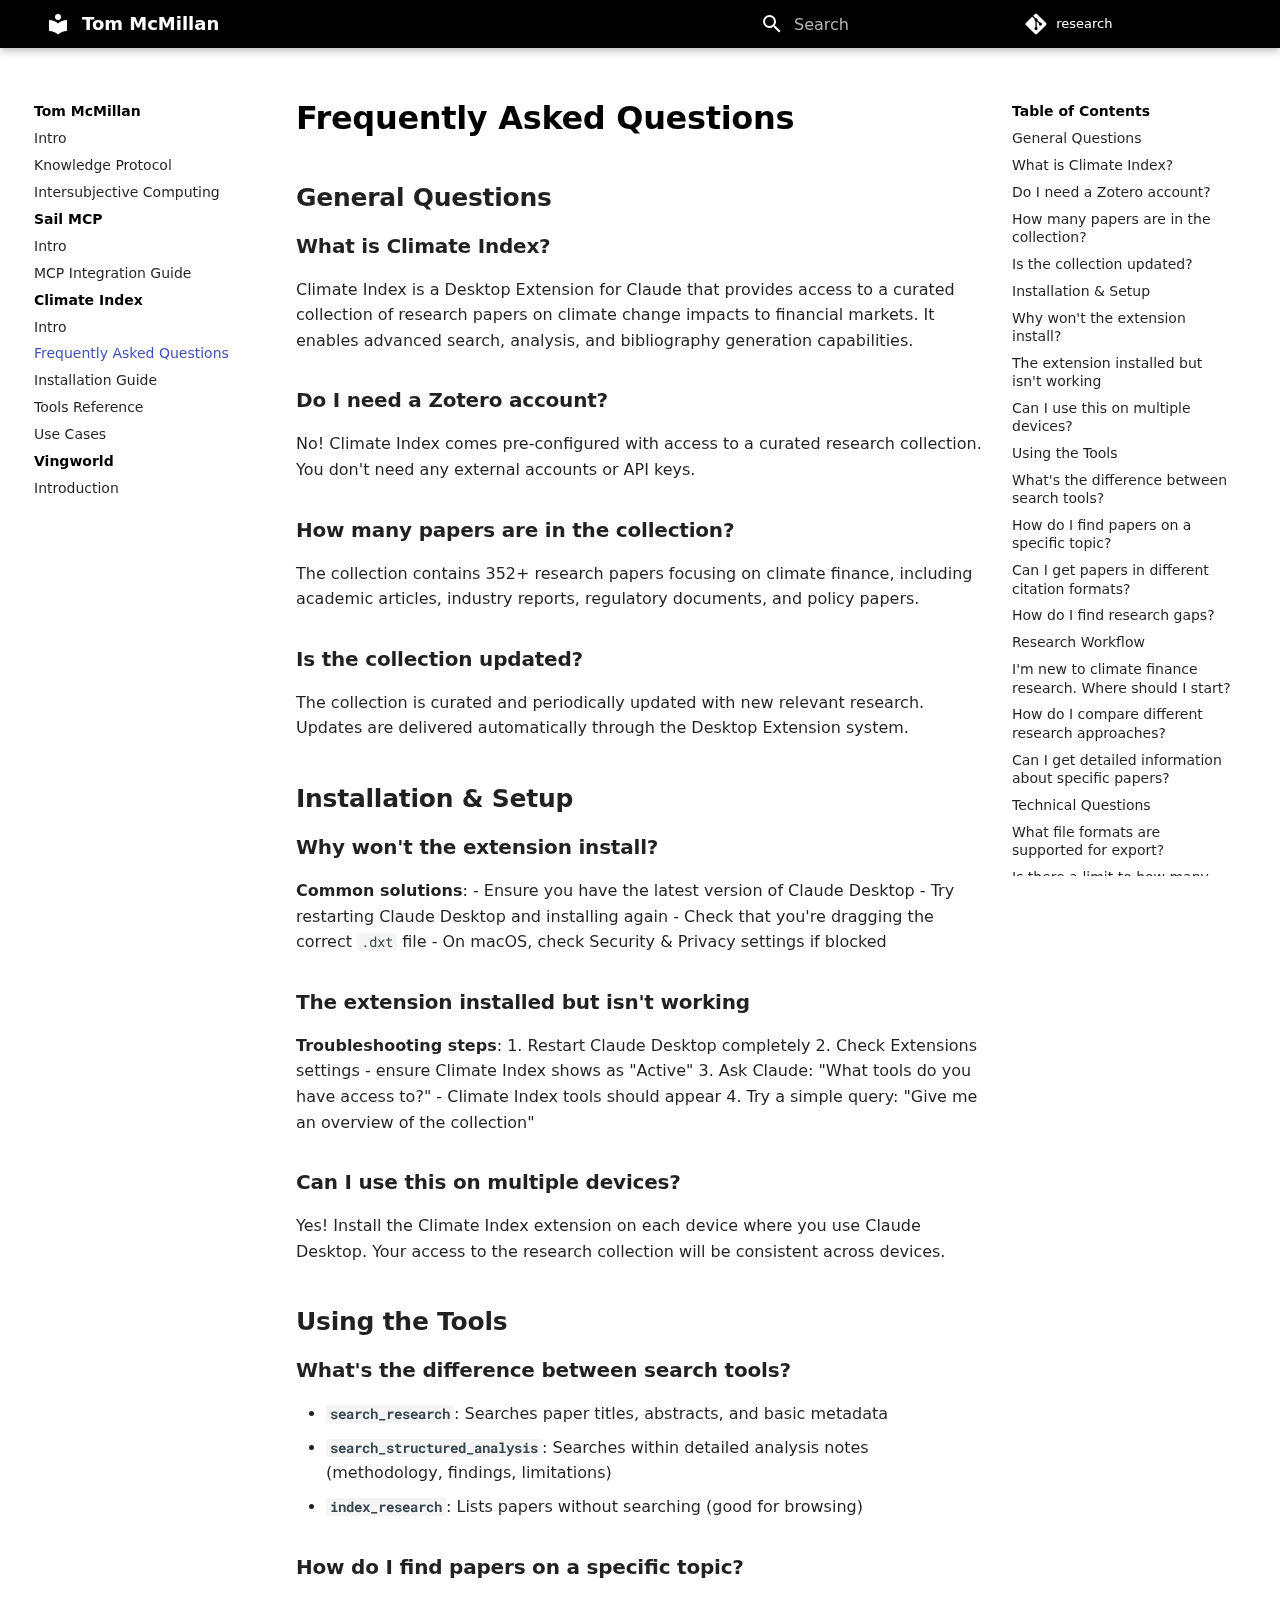
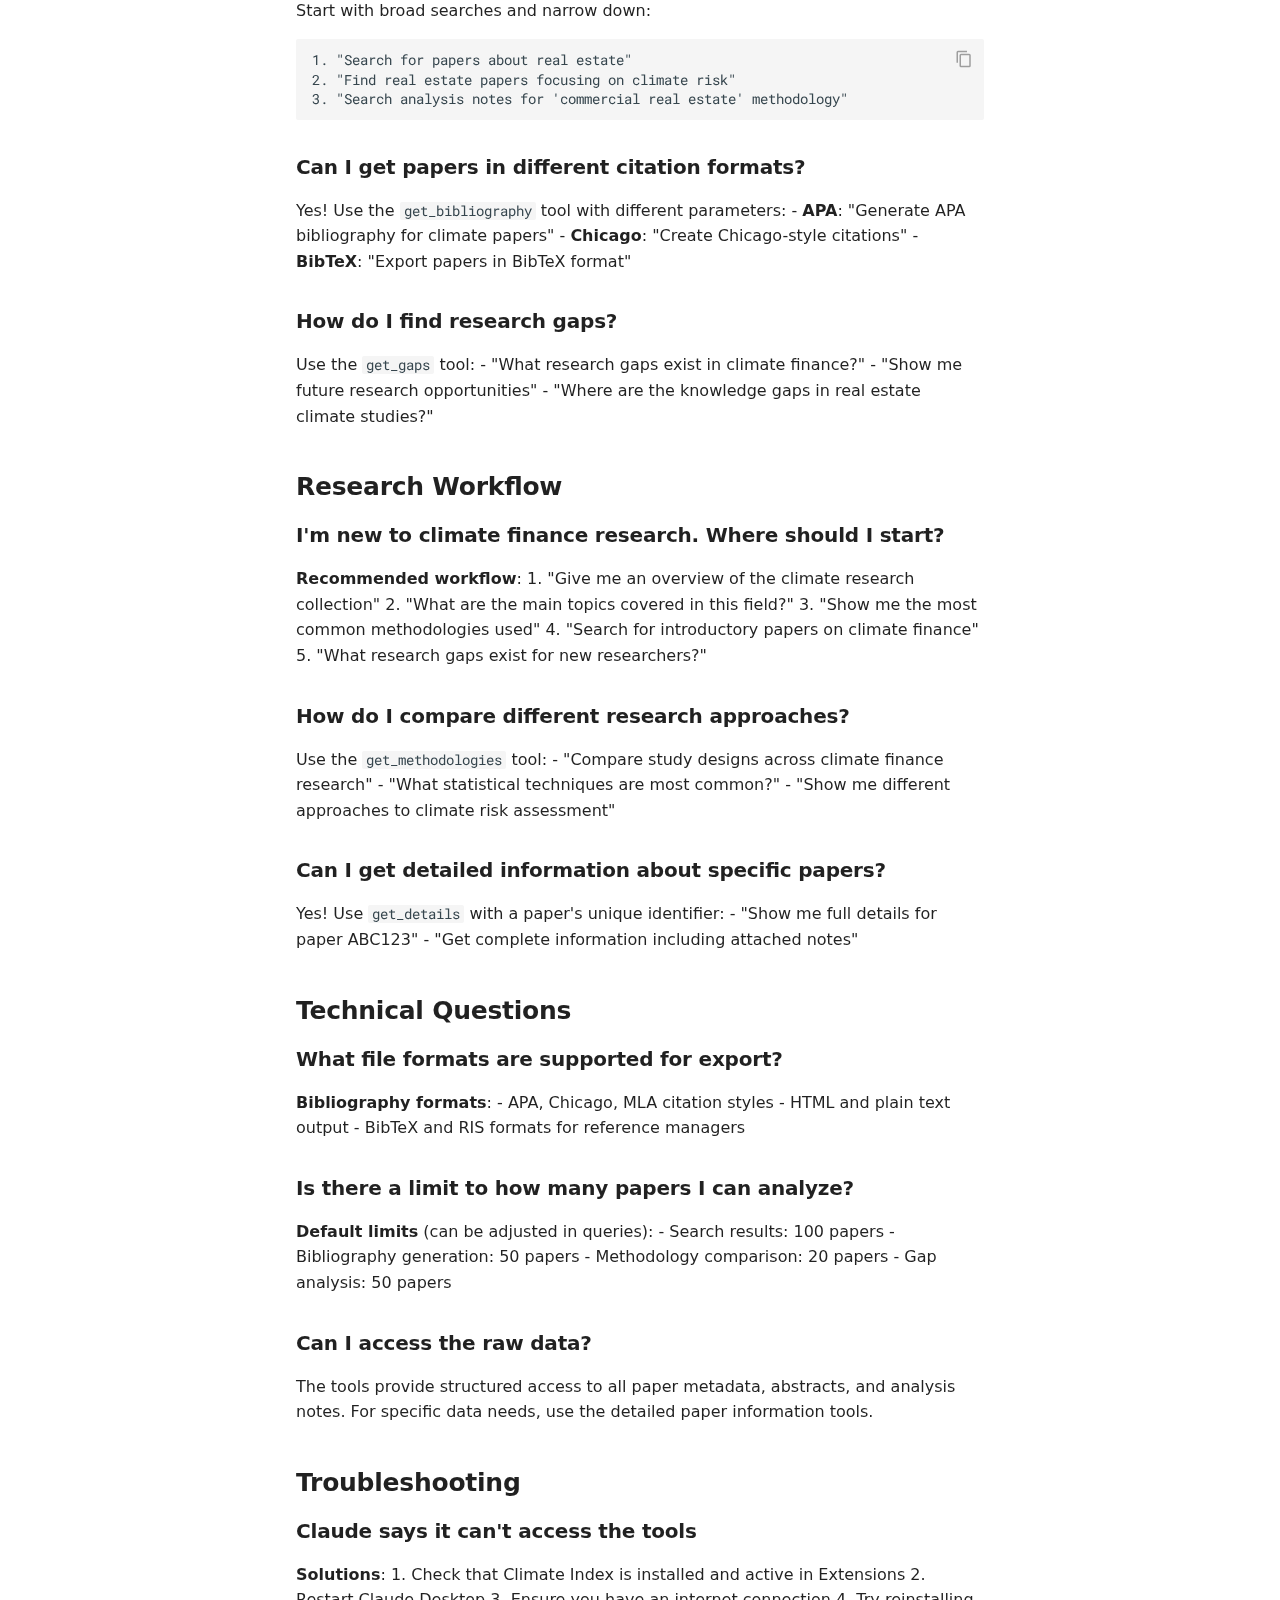
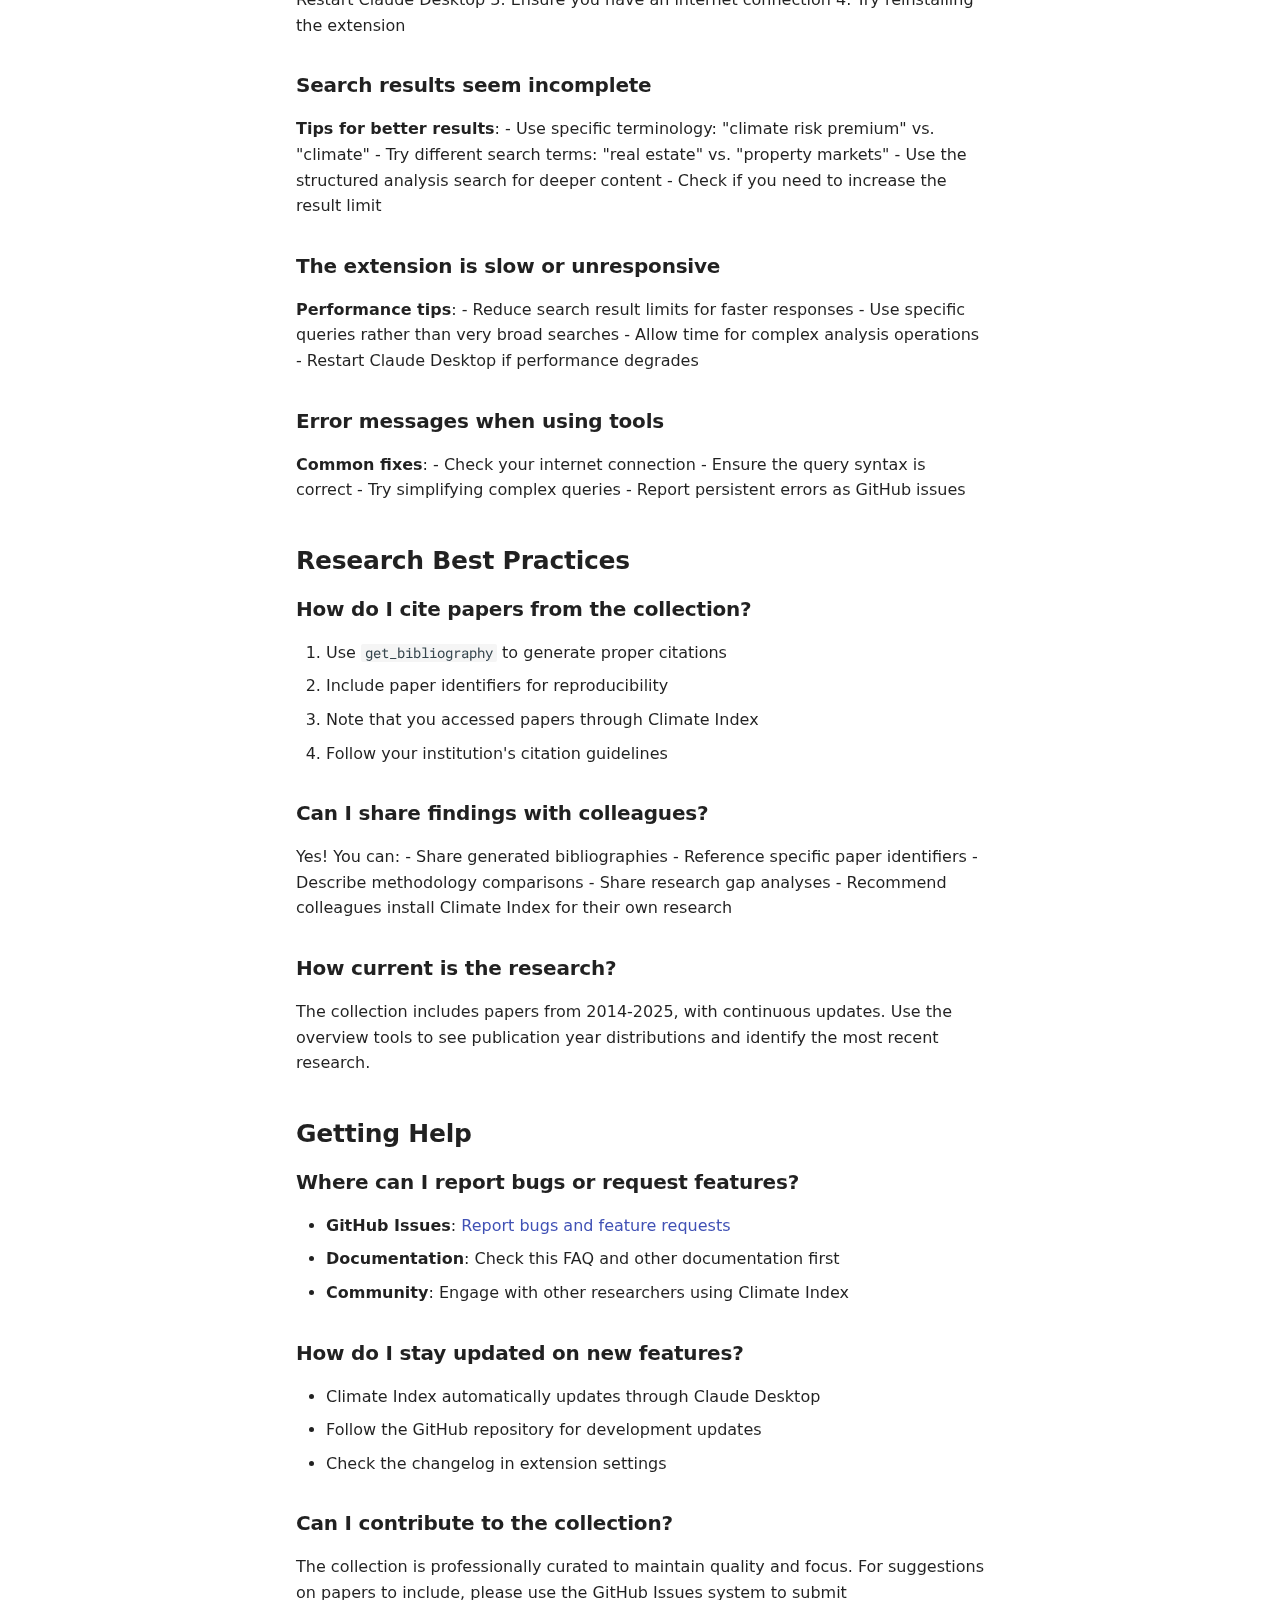
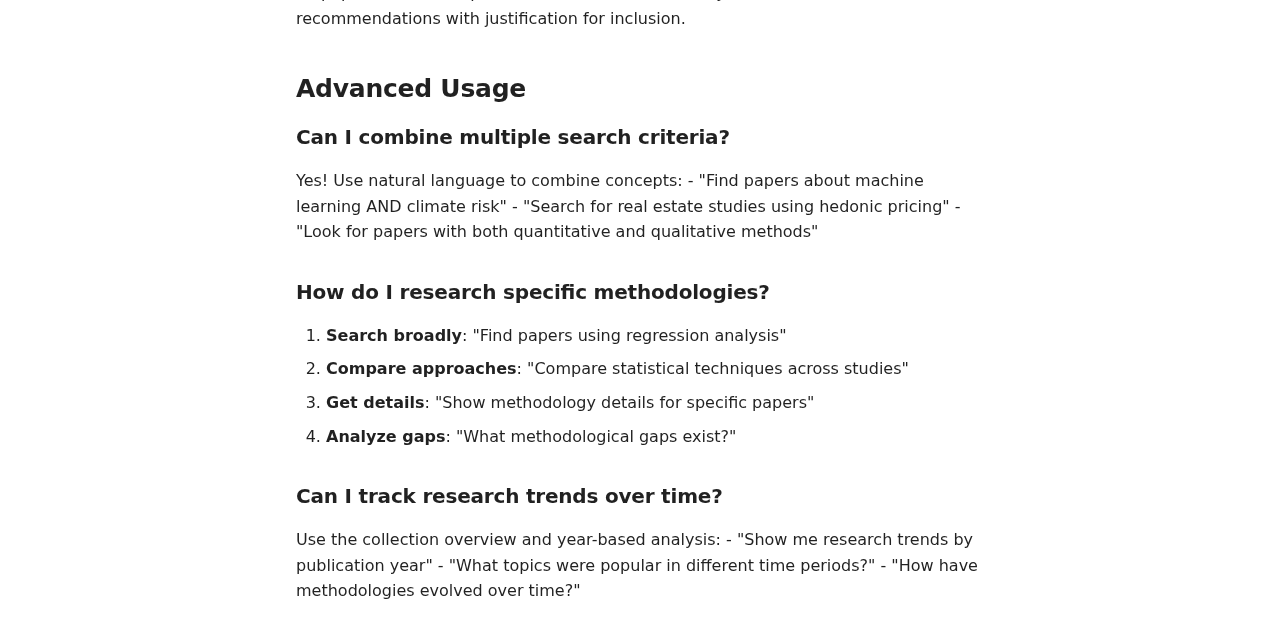
<file: climate-index/faq/index.html>
<!doctype html>
<html lang="en" class="no-js">
  <head>
    
      <meta charset="utf-8">
      <meta name="viewport" content="width=device-width,initial-scale=1">
      
      
      
        <link rel="canonical" href="https://tom-mcmillan.github.io/research/climate-index/faq/">
      
      
        <link rel="prev" href="../">
      
      
        <link rel="next" href="../installation/">
      
      
      <link rel="icon" href="../../assets/images/favicon.png">
      <meta name="generator" content="mkdocs-1.6.1, mkdocs-material-9.6.14">
    
    
      
        <title>Frequently Asked Questions - Tom McMillan</title>
      
    
    
      <link rel="stylesheet" href="../../assets/stylesheets/main.342714a4.min.css">
      
        
        <link rel="stylesheet" href="../../assets/stylesheets/palette.06af60db.min.css">
      
      


    
    
      
    
    
      
        
        
        <link rel="preconnect" href="https://fonts.gstatic.com" crossorigin>
        <link rel="stylesheet" href="https://fonts.googleapis.com/css?family=Roboto:300,300i,400,400i,700,700i%7CRoboto+Mono:400,400i,700,700i&display=fallback">
        <style>:root{--md-text-font:"Roboto";--md-code-font:"Roboto Mono"}</style>
      
    
    
      <link rel="stylesheet" href="../../css/custom.css">
    
    <script>__md_scope=new URL("../..",location),__md_hash=e=>[...e].reduce(((e,_)=>(e<<5)-e+_.charCodeAt(0)),0),__md_get=(e,_=localStorage,t=__md_scope)=>JSON.parse(_.getItem(t.pathname+"."+e)),__md_set=(e,_,t=localStorage,a=__md_scope)=>{try{t.setItem(a.pathname+"."+e,JSON.stringify(_))}catch(e){}}</script>
    
      

    
    
    
  </head>
  
  
    
    
    
    
    
    <body dir="ltr" data-md-color-scheme="default" data-md-color-primary="#000000" data-md-color-accent="indigo">
  
    
    <input class="md-toggle" data-md-toggle="drawer" type="checkbox" id="__drawer" autocomplete="off">
    <input class="md-toggle" data-md-toggle="search" type="checkbox" id="__search" autocomplete="off">
    <label class="md-overlay" for="__drawer"></label>
    <div data-md-component="skip">
      
        
        <a href="#general-questions" class="md-skip">
          Skip to content
        </a>
      
    </div>
    <div data-md-component="announce">
      
    </div>
    
    
      

  

<header class="md-header md-header--shadow" data-md-component="header">
  <nav class="md-header__inner md-grid" aria-label="Header">
    <a href="../.." title="Tom McMillan" class="md-header__button md-logo" aria-label="Tom McMillan" data-md-component="logo">
      
  
  <svg xmlns="http://www.w3.org/2000/svg" viewBox="0 0 24 24"><path d="M12 8a3 3 0 0 0 3-3 3 3 0 0 0-3-3 3 3 0 0 0-3 3 3 3 0 0 0 3 3m0 3.54C9.64 9.35 6.5 8 3 8v11c3.5 0 6.64 1.35 9 3.54 2.36-2.19 5.5-3.54 9-3.54V8c-3.5 0-6.64 1.35-9 3.54"/></svg>

    </a>
    <label class="md-header__button md-icon" for="__drawer">
      
      <svg xmlns="http://www.w3.org/2000/svg" viewBox="0 0 24 24"><path d="M3 6h18v2H3zm0 5h18v2H3zm0 5h18v2H3z"/></svg>
    </label>
    <div class="md-header__title" data-md-component="header-title">
      <div class="md-header__ellipsis">
        <div class="md-header__topic">
          <span class="md-ellipsis">
            Tom McMillan
          </span>
        </div>
        <div class="md-header__topic" data-md-component="header-topic">
          <span class="md-ellipsis">
            
              Frequently Asked Questions
            
          </span>
        </div>
      </div>
    </div>
    
      
    
    
    
    
      
      
        <label class="md-header__button md-icon" for="__search">
          
          <svg xmlns="http://www.w3.org/2000/svg" viewBox="0 0 24 24"><path d="M9.5 3A6.5 6.5 0 0 1 16 9.5c0 1.61-.59 3.09-1.56 4.23l.27.27h.79l5 5-1.5 1.5-5-5v-.79l-.27-.27A6.52 6.52 0 0 1 9.5 16 6.5 6.5 0 0 1 3 9.5 6.5 6.5 0 0 1 9.5 3m0 2C7 5 5 7 5 9.5S7 14 9.5 14 14 12 14 9.5 12 5 9.5 5"/></svg>
        </label>
        <div class="md-search" data-md-component="search" role="dialog">
  <label class="md-search__overlay" for="__search"></label>
  <div class="md-search__inner" role="search">
    <form class="md-search__form" name="search">
      <input type="text" class="md-search__input" name="query" aria-label="Search" placeholder="Search" autocapitalize="off" autocorrect="off" autocomplete="off" spellcheck="false" data-md-component="search-query" required>
      <label class="md-search__icon md-icon" for="__search">
        
        <svg xmlns="http://www.w3.org/2000/svg" viewBox="0 0 24 24"><path d="M9.5 3A6.5 6.5 0 0 1 16 9.5c0 1.61-.59 3.09-1.56 4.23l.27.27h.79l5 5-1.5 1.5-5-5v-.79l-.27-.27A6.52 6.52 0 0 1 9.5 16 6.5 6.5 0 0 1 3 9.5 6.5 6.5 0 0 1 9.5 3m0 2C7 5 5 7 5 9.5S7 14 9.5 14 14 12 14 9.5 12 5 9.5 5"/></svg>
        
        <svg xmlns="http://www.w3.org/2000/svg" viewBox="0 0 24 24"><path d="M20 11v2H8l5.5 5.5-1.42 1.42L4.16 12l7.92-7.92L13.5 5.5 8 11z"/></svg>
      </label>
      <nav class="md-search__options" aria-label="Search">
        
        <button type="reset" class="md-search__icon md-icon" title="Clear" aria-label="Clear" tabindex="-1">
          
          <svg xmlns="http://www.w3.org/2000/svg" viewBox="0 0 24 24"><path d="M19 6.41 17.59 5 12 10.59 6.41 5 5 6.41 10.59 12 5 17.59 6.41 19 12 13.41 17.59 19 19 17.59 13.41 12z"/></svg>
        </button>
      </nav>
      
        <div class="md-search__suggest" data-md-component="search-suggest"></div>
      
    </form>
    <div class="md-search__output">
      <div class="md-search__scrollwrap" tabindex="0" data-md-scrollfix>
        <div class="md-search-result" data-md-component="search-result">
          <div class="md-search-result__meta">
            Initializing search
          </div>
          <ol class="md-search-result__list" role="presentation"></ol>
        </div>
      </div>
    </div>
  </div>
</div>
      
    
    
      <div class="md-header__source">
        <a href="https://github.com/tom-mcmillan/research" title="Go to repository" class="md-source" data-md-component="source">
  <div class="md-source__icon md-icon">
    
    <svg xmlns="http://www.w3.org/2000/svg" viewBox="0 0 448 512"><!--! Font Awesome Free 6.7.2 by @fontawesome - https://fontawesome.com License - https://fontawesome.com/license/free (Icons: CC BY 4.0, Fonts: SIL OFL 1.1, Code: MIT License) Copyright 2024 Fonticons, Inc.--><path d="M439.55 236.05 244 40.45a28.87 28.87 0 0 0-40.81 0l-40.66 40.63 51.52 51.52c27.06-9.14 52.68 16.77 43.39 43.68l49.66 49.66c34.23-11.8 61.18 31 35.47 56.69-26.49 26.49-70.21-2.87-56-37.34L240.22 199v121.85c25.3 12.54 22.26 41.85 9.08 55a34.34 34.34 0 0 1-48.55 0c-17.57-17.6-11.07-46.91 11.25-56v-123c-20.8-8.51-24.6-30.74-18.64-45L142.57 101 8.45 235.14a28.86 28.86 0 0 0 0 40.81l195.61 195.6a28.86 28.86 0 0 0 40.8 0l194.69-194.69a28.86 28.86 0 0 0 0-40.81"/></svg>
  </div>
  <div class="md-source__repository">
    research
  </div>
</a>
      </div>
    
  </nav>
  
</header>
    
    <div class="md-container" data-md-component="container">
      
      
        
          
        
      
      <main class="md-main" data-md-component="main">
        <div class="md-main__inner md-grid">
          
            
              
              <div class="md-sidebar md-sidebar--primary" data-md-component="sidebar" data-md-type="navigation" >
                <div class="md-sidebar__scrollwrap">
                  <div class="md-sidebar__inner">
                    



<nav class="md-nav md-nav--primary" aria-label="Navigation" data-md-level="0">
  <label class="md-nav__title" for="__drawer">
    <a href="../.." title="Tom McMillan" class="md-nav__button md-logo" aria-label="Tom McMillan" data-md-component="logo">
      
  
  <svg xmlns="http://www.w3.org/2000/svg" viewBox="0 0 24 24"><path d="M12 8a3 3 0 0 0 3-3 3 3 0 0 0-3-3 3 3 0 0 0-3 3 3 3 0 0 0 3 3m0 3.54C9.64 9.35 6.5 8 3 8v11c3.5 0 6.64 1.35 9 3.54 2.36-2.19 5.5-3.54 9-3.54V8c-3.5 0-6.64 1.35-9 3.54"/></svg>

    </a>
    Tom McMillan
  </label>
  
    <div class="md-nav__source">
      <a href="https://github.com/tom-mcmillan/research" title="Go to repository" class="md-source" data-md-component="source">
  <div class="md-source__icon md-icon">
    
    <svg xmlns="http://www.w3.org/2000/svg" viewBox="0 0 448 512"><!--! Font Awesome Free 6.7.2 by @fontawesome - https://fontawesome.com License - https://fontawesome.com/license/free (Icons: CC BY 4.0, Fonts: SIL OFL 1.1, Code: MIT License) Copyright 2024 Fonticons, Inc.--><path d="M439.55 236.05 244 40.45a28.87 28.87 0 0 0-40.81 0l-40.66 40.63 51.52 51.52c27.06-9.14 52.68 16.77 43.39 43.68l49.66 49.66c34.23-11.8 61.18 31 35.47 56.69-26.49 26.49-70.21-2.87-56-37.34L240.22 199v121.85c25.3 12.54 22.26 41.85 9.08 55a34.34 34.34 0 0 1-48.55 0c-17.57-17.6-11.07-46.91 11.25-56v-123c-20.8-8.51-24.6-30.74-18.64-45L142.57 101 8.45 235.14a28.86 28.86 0 0 0 0 40.81l195.61 195.6a28.86 28.86 0 0 0 40.8 0l194.69-194.69a28.86 28.86 0 0 0 0-40.81"/></svg>
  </div>
  <div class="md-source__repository">
    research
  </div>
</a>
    </div>
  
  <ul class="md-nav__list" data-md-scrollfix>
    
      
      
  
  
  
  
    <li class="md-nav__item">
      <a href="../.." class="md-nav__link">
        
  
  
  <span class="md-ellipsis">
    Intro
    
  </span>
  

      </a>
    </li>
  

    
      
      
  
  
  
  
    <li class="md-nav__item">
      <a href="../../knowledge-protocol/" class="md-nav__link">
        
  
  
  <span class="md-ellipsis">
    Knowledge Protocol
    
  </span>
  

      </a>
    </li>
  

    
      
      
  
  
  
  
    <li class="md-nav__item">
      <a href="../../intersubjective-computing/" class="md-nav__link">
        
  
  
  <span class="md-ellipsis">
    Intersubjective Computing
    
  </span>
  

      </a>
    </li>
  

    
      
      
  
  
  
  
    
    
    
    
    
    <li class="md-nav__item md-nav__item--nested">
      
        
        
          
        
        <input class="md-nav__toggle md-toggle md-toggle--indeterminate" type="checkbox" id="__nav_4" >
        
          
          <label class="md-nav__link" for="__nav_4" id="__nav_4_label" tabindex="0">
            
  
  
  <span class="md-ellipsis">
    Sail MCP
    
  </span>
  

            <span class="md-nav__icon md-icon"></span>
          </label>
        
        <nav class="md-nav" data-md-level="1" aria-labelledby="__nav_4_label" aria-expanded="false">
          <label class="md-nav__title" for="__nav_4">
            <span class="md-nav__icon md-icon"></span>
            Sail MCP
          </label>
          <ul class="md-nav__list" data-md-scrollfix>
            
              
                
  
  
  
  
    <li class="md-nav__item">
      <a href="../../sail-mcp/" class="md-nav__link">
        
  
  
  <span class="md-ellipsis">
    Intro
    
  </span>
  

      </a>
    </li>
  

              
            
              
                
  
  
  
  
    <li class="md-nav__item">
      <a href="../../sail-mcp/MCP-INTEGRATION/" class="md-nav__link">
        
  
  
  <span class="md-ellipsis">
    MCP Integration Guide
    
  </span>
  

      </a>
    </li>
  

              
            
          </ul>
        </nav>
      
    </li>
  

    
      
      
  
  
    
  
  
  
    
    
    
    
    
    <li class="md-nav__item md-nav__item--active md-nav__item--nested">
      
        
        
        <input class="md-nav__toggle md-toggle " type="checkbox" id="__nav_5" checked>
        
          
          <label class="md-nav__link" for="__nav_5" id="__nav_5_label" tabindex="0">
            
  
  
  <span class="md-ellipsis">
    Climate Index
    
  </span>
  

            <span class="md-nav__icon md-icon"></span>
          </label>
        
        <nav class="md-nav" data-md-level="1" aria-labelledby="__nav_5_label" aria-expanded="true">
          <label class="md-nav__title" for="__nav_5">
            <span class="md-nav__icon md-icon"></span>
            Climate Index
          </label>
          <ul class="md-nav__list" data-md-scrollfix>
            
              
                
  
  
  
  
    <li class="md-nav__item">
      <a href="../" class="md-nav__link">
        
  
  
  <span class="md-ellipsis">
    Intro
    
  </span>
  

      </a>
    </li>
  

              
            
              
                
  
  
    
  
  
  
    <li class="md-nav__item md-nav__item--active">
      
      <input class="md-nav__toggle md-toggle" type="checkbox" id="__toc">
      
      
      
        <label class="md-nav__link md-nav__link--active" for="__toc">
          
  
  
  <span class="md-ellipsis">
    Frequently Asked Questions
    
  </span>
  

          <span class="md-nav__icon md-icon"></span>
        </label>
      
      <a href="./" class="md-nav__link md-nav__link--active">
        
  
  
  <span class="md-ellipsis">
    Frequently Asked Questions
    
  </span>
  

      </a>
      
        

  

<nav class="md-nav md-nav--secondary" aria-label="Table of Contents">
  
  
  
  
    <label class="md-nav__title" for="__toc">
      <span class="md-nav__icon md-icon"></span>
      Table of Contents
    </label>
    <ul class="md-nav__list" data-md-component="toc" data-md-scrollfix>
      
        <li class="md-nav__item">
  <a href="#general-questions" class="md-nav__link">
    <span class="md-ellipsis">
      General Questions
    </span>
  </a>
  
    <nav class="md-nav" aria-label="General Questions">
      <ul class="md-nav__list">
        
          <li class="md-nav__item">
  <a href="#what-is-climate-index" class="md-nav__link">
    <span class="md-ellipsis">
      What is Climate Index?
    </span>
  </a>
  
</li>
        
          <li class="md-nav__item">
  <a href="#do-i-need-a-zotero-account" class="md-nav__link">
    <span class="md-ellipsis">
      Do I need a Zotero account?
    </span>
  </a>
  
</li>
        
          <li class="md-nav__item">
  <a href="#how-many-papers-are-in-the-collection" class="md-nav__link">
    <span class="md-ellipsis">
      How many papers are in the collection?
    </span>
  </a>
  
</li>
        
          <li class="md-nav__item">
  <a href="#is-the-collection-updated" class="md-nav__link">
    <span class="md-ellipsis">
      Is the collection updated?
    </span>
  </a>
  
</li>
        
      </ul>
    </nav>
  
</li>
      
        <li class="md-nav__item">
  <a href="#installation-setup" class="md-nav__link">
    <span class="md-ellipsis">
      Installation &amp; Setup
    </span>
  </a>
  
    <nav class="md-nav" aria-label="Installation &amp; Setup">
      <ul class="md-nav__list">
        
          <li class="md-nav__item">
  <a href="#why-wont-the-extension-install" class="md-nav__link">
    <span class="md-ellipsis">
      Why won't the extension install?
    </span>
  </a>
  
</li>
        
          <li class="md-nav__item">
  <a href="#the-extension-installed-but-isnt-working" class="md-nav__link">
    <span class="md-ellipsis">
      The extension installed but isn't working
    </span>
  </a>
  
</li>
        
          <li class="md-nav__item">
  <a href="#can-i-use-this-on-multiple-devices" class="md-nav__link">
    <span class="md-ellipsis">
      Can I use this on multiple devices?
    </span>
  </a>
  
</li>
        
      </ul>
    </nav>
  
</li>
      
        <li class="md-nav__item">
  <a href="#using-the-tools" class="md-nav__link">
    <span class="md-ellipsis">
      Using the Tools
    </span>
  </a>
  
    <nav class="md-nav" aria-label="Using the Tools">
      <ul class="md-nav__list">
        
          <li class="md-nav__item">
  <a href="#whats-the-difference-between-search-tools" class="md-nav__link">
    <span class="md-ellipsis">
      What's the difference between search tools?
    </span>
  </a>
  
</li>
        
          <li class="md-nav__item">
  <a href="#how-do-i-find-papers-on-a-specific-topic" class="md-nav__link">
    <span class="md-ellipsis">
      How do I find papers on a specific topic?
    </span>
  </a>
  
</li>
        
          <li class="md-nav__item">
  <a href="#can-i-get-papers-in-different-citation-formats" class="md-nav__link">
    <span class="md-ellipsis">
      Can I get papers in different citation formats?
    </span>
  </a>
  
</li>
        
          <li class="md-nav__item">
  <a href="#how-do-i-find-research-gaps" class="md-nav__link">
    <span class="md-ellipsis">
      How do I find research gaps?
    </span>
  </a>
  
</li>
        
      </ul>
    </nav>
  
</li>
      
        <li class="md-nav__item">
  <a href="#research-workflow" class="md-nav__link">
    <span class="md-ellipsis">
      Research Workflow
    </span>
  </a>
  
    <nav class="md-nav" aria-label="Research Workflow">
      <ul class="md-nav__list">
        
          <li class="md-nav__item">
  <a href="#im-new-to-climate-finance-research-where-should-i-start" class="md-nav__link">
    <span class="md-ellipsis">
      I'm new to climate finance research. Where should I start?
    </span>
  </a>
  
</li>
        
          <li class="md-nav__item">
  <a href="#how-do-i-compare-different-research-approaches" class="md-nav__link">
    <span class="md-ellipsis">
      How do I compare different research approaches?
    </span>
  </a>
  
</li>
        
          <li class="md-nav__item">
  <a href="#can-i-get-detailed-information-about-specific-papers" class="md-nav__link">
    <span class="md-ellipsis">
      Can I get detailed information about specific papers?
    </span>
  </a>
  
</li>
        
      </ul>
    </nav>
  
</li>
      
        <li class="md-nav__item">
  <a href="#technical-questions" class="md-nav__link">
    <span class="md-ellipsis">
      Technical Questions
    </span>
  </a>
  
    <nav class="md-nav" aria-label="Technical Questions">
      <ul class="md-nav__list">
        
          <li class="md-nav__item">
  <a href="#what-file-formats-are-supported-for-export" class="md-nav__link">
    <span class="md-ellipsis">
      What file formats are supported for export?
    </span>
  </a>
  
</li>
        
          <li class="md-nav__item">
  <a href="#is-there-a-limit-to-how-many-papers-i-can-analyze" class="md-nav__link">
    <span class="md-ellipsis">
      Is there a limit to how many papers I can analyze?
    </span>
  </a>
  
</li>
        
          <li class="md-nav__item">
  <a href="#can-i-access-the-raw-data" class="md-nav__link">
    <span class="md-ellipsis">
      Can I access the raw data?
    </span>
  </a>
  
</li>
        
      </ul>
    </nav>
  
</li>
      
        <li class="md-nav__item">
  <a href="#troubleshooting" class="md-nav__link">
    <span class="md-ellipsis">
      Troubleshooting
    </span>
  </a>
  
    <nav class="md-nav" aria-label="Troubleshooting">
      <ul class="md-nav__list">
        
          <li class="md-nav__item">
  <a href="#claude-says-it-cant-access-the-tools" class="md-nav__link">
    <span class="md-ellipsis">
      Claude says it can't access the tools
    </span>
  </a>
  
</li>
        
          <li class="md-nav__item">
  <a href="#search-results-seem-incomplete" class="md-nav__link">
    <span class="md-ellipsis">
      Search results seem incomplete
    </span>
  </a>
  
</li>
        
          <li class="md-nav__item">
  <a href="#the-extension-is-slow-or-unresponsive" class="md-nav__link">
    <span class="md-ellipsis">
      The extension is slow or unresponsive
    </span>
  </a>
  
</li>
        
          <li class="md-nav__item">
  <a href="#error-messages-when-using-tools" class="md-nav__link">
    <span class="md-ellipsis">
      Error messages when using tools
    </span>
  </a>
  
</li>
        
      </ul>
    </nav>
  
</li>
      
        <li class="md-nav__item">
  <a href="#research-best-practices" class="md-nav__link">
    <span class="md-ellipsis">
      Research Best Practices
    </span>
  </a>
  
    <nav class="md-nav" aria-label="Research Best Practices">
      <ul class="md-nav__list">
        
          <li class="md-nav__item">
  <a href="#how-do-i-cite-papers-from-the-collection" class="md-nav__link">
    <span class="md-ellipsis">
      How do I cite papers from the collection?
    </span>
  </a>
  
</li>
        
          <li class="md-nav__item">
  <a href="#can-i-share-findings-with-colleagues" class="md-nav__link">
    <span class="md-ellipsis">
      Can I share findings with colleagues?
    </span>
  </a>
  
</li>
        
          <li class="md-nav__item">
  <a href="#how-current-is-the-research" class="md-nav__link">
    <span class="md-ellipsis">
      How current is the research?
    </span>
  </a>
  
</li>
        
      </ul>
    </nav>
  
</li>
      
        <li class="md-nav__item">
  <a href="#getting-help" class="md-nav__link">
    <span class="md-ellipsis">
      Getting Help
    </span>
  </a>
  
    <nav class="md-nav" aria-label="Getting Help">
      <ul class="md-nav__list">
        
          <li class="md-nav__item">
  <a href="#where-can-i-report-bugs-or-request-features" class="md-nav__link">
    <span class="md-ellipsis">
      Where can I report bugs or request features?
    </span>
  </a>
  
</li>
        
          <li class="md-nav__item">
  <a href="#how-do-i-stay-updated-on-new-features" class="md-nav__link">
    <span class="md-ellipsis">
      How do I stay updated on new features?
    </span>
  </a>
  
</li>
        
          <li class="md-nav__item">
  <a href="#can-i-contribute-to-the-collection" class="md-nav__link">
    <span class="md-ellipsis">
      Can I contribute to the collection?
    </span>
  </a>
  
</li>
        
      </ul>
    </nav>
  
</li>
      
        <li class="md-nav__item">
  <a href="#advanced-usage" class="md-nav__link">
    <span class="md-ellipsis">
      Advanced Usage
    </span>
  </a>
  
    <nav class="md-nav" aria-label="Advanced Usage">
      <ul class="md-nav__list">
        
          <li class="md-nav__item">
  <a href="#can-i-combine-multiple-search-criteria" class="md-nav__link">
    <span class="md-ellipsis">
      Can I combine multiple search criteria?
    </span>
  </a>
  
</li>
        
          <li class="md-nav__item">
  <a href="#how-do-i-research-specific-methodologies" class="md-nav__link">
    <span class="md-ellipsis">
      How do I research specific methodologies?
    </span>
  </a>
  
</li>
        
          <li class="md-nav__item">
  <a href="#can-i-track-research-trends-over-time" class="md-nav__link">
    <span class="md-ellipsis">
      Can I track research trends over time?
    </span>
  </a>
  
</li>
        
      </ul>
    </nav>
  
</li>
      
    </ul>
  
</nav>
      
    </li>
  

              
            
              
                
  
  
  
  
    <li class="md-nav__item">
      <a href="../installation/" class="md-nav__link">
        
  
  
  <span class="md-ellipsis">
    Installation Guide
    
  </span>
  

      </a>
    </li>
  

              
            
              
                
  
  
  
  
    <li class="md-nav__item">
      <a href="../tools/" class="md-nav__link">
        
  
  
  <span class="md-ellipsis">
    Tools Reference
    
  </span>
  

      </a>
    </li>
  

              
            
              
                
  
  
  
  
    <li class="md-nav__item">
      <a href="../use-cases/" class="md-nav__link">
        
  
  
  <span class="md-ellipsis">
    Use Cases
    
  </span>
  

      </a>
    </li>
  

              
            
          </ul>
        </nav>
      
    </li>
  

    
      
      
  
  
  
  
    
    
    
    
    
    <li class="md-nav__item md-nav__item--nested">
      
        
        
          
        
        <input class="md-nav__toggle md-toggle md-toggle--indeterminate" type="checkbox" id="__nav_6" >
        
          
          <label class="md-nav__link" for="__nav_6" id="__nav_6_label" tabindex="0">
            
  
  
  <span class="md-ellipsis">
    Vingworld
    
  </span>
  

            <span class="md-nav__icon md-icon"></span>
          </label>
        
        <nav class="md-nav" data-md-level="1" aria-labelledby="__nav_6_label" aria-expanded="false">
          <label class="md-nav__title" for="__nav_6">
            <span class="md-nav__icon md-icon"></span>
            Vingworld
          </label>
          <ul class="md-nav__list" data-md-scrollfix>
            
              
                
  
  
  
  
    <li class="md-nav__item">
      <a href="../../vingworld/" class="md-nav__link">
        
  
  
  <span class="md-ellipsis">
    Introduction
    
  </span>
  

      </a>
    </li>
  

              
            
          </ul>
        </nav>
      
    </li>
  

    
  </ul>
</nav>
                  </div>
                </div>
              </div>
            
            
              
              <div class="md-sidebar md-sidebar--secondary" data-md-component="sidebar" data-md-type="toc" >
                <div class="md-sidebar__scrollwrap">
                  <div class="md-sidebar__inner">
                    

  

<nav class="md-nav md-nav--secondary" aria-label="Table of Contents">
  
  
  
  
    <label class="md-nav__title" for="__toc">
      <span class="md-nav__icon md-icon"></span>
      Table of Contents
    </label>
    <ul class="md-nav__list" data-md-component="toc" data-md-scrollfix>
      
        <li class="md-nav__item">
  <a href="#general-questions" class="md-nav__link">
    <span class="md-ellipsis">
      General Questions
    </span>
  </a>
  
    <nav class="md-nav" aria-label="General Questions">
      <ul class="md-nav__list">
        
          <li class="md-nav__item">
  <a href="#what-is-climate-index" class="md-nav__link">
    <span class="md-ellipsis">
      What is Climate Index?
    </span>
  </a>
  
</li>
        
          <li class="md-nav__item">
  <a href="#do-i-need-a-zotero-account" class="md-nav__link">
    <span class="md-ellipsis">
      Do I need a Zotero account?
    </span>
  </a>
  
</li>
        
          <li class="md-nav__item">
  <a href="#how-many-papers-are-in-the-collection" class="md-nav__link">
    <span class="md-ellipsis">
      How many papers are in the collection?
    </span>
  </a>
  
</li>
        
          <li class="md-nav__item">
  <a href="#is-the-collection-updated" class="md-nav__link">
    <span class="md-ellipsis">
      Is the collection updated?
    </span>
  </a>
  
</li>
        
      </ul>
    </nav>
  
</li>
      
        <li class="md-nav__item">
  <a href="#installation-setup" class="md-nav__link">
    <span class="md-ellipsis">
      Installation &amp; Setup
    </span>
  </a>
  
    <nav class="md-nav" aria-label="Installation &amp; Setup">
      <ul class="md-nav__list">
        
          <li class="md-nav__item">
  <a href="#why-wont-the-extension-install" class="md-nav__link">
    <span class="md-ellipsis">
      Why won't the extension install?
    </span>
  </a>
  
</li>
        
          <li class="md-nav__item">
  <a href="#the-extension-installed-but-isnt-working" class="md-nav__link">
    <span class="md-ellipsis">
      The extension installed but isn't working
    </span>
  </a>
  
</li>
        
          <li class="md-nav__item">
  <a href="#can-i-use-this-on-multiple-devices" class="md-nav__link">
    <span class="md-ellipsis">
      Can I use this on multiple devices?
    </span>
  </a>
  
</li>
        
      </ul>
    </nav>
  
</li>
      
        <li class="md-nav__item">
  <a href="#using-the-tools" class="md-nav__link">
    <span class="md-ellipsis">
      Using the Tools
    </span>
  </a>
  
    <nav class="md-nav" aria-label="Using the Tools">
      <ul class="md-nav__list">
        
          <li class="md-nav__item">
  <a href="#whats-the-difference-between-search-tools" class="md-nav__link">
    <span class="md-ellipsis">
      What's the difference between search tools?
    </span>
  </a>
  
</li>
        
          <li class="md-nav__item">
  <a href="#how-do-i-find-papers-on-a-specific-topic" class="md-nav__link">
    <span class="md-ellipsis">
      How do I find papers on a specific topic?
    </span>
  </a>
  
</li>
        
          <li class="md-nav__item">
  <a href="#can-i-get-papers-in-different-citation-formats" class="md-nav__link">
    <span class="md-ellipsis">
      Can I get papers in different citation formats?
    </span>
  </a>
  
</li>
        
          <li class="md-nav__item">
  <a href="#how-do-i-find-research-gaps" class="md-nav__link">
    <span class="md-ellipsis">
      How do I find research gaps?
    </span>
  </a>
  
</li>
        
      </ul>
    </nav>
  
</li>
      
        <li class="md-nav__item">
  <a href="#research-workflow" class="md-nav__link">
    <span class="md-ellipsis">
      Research Workflow
    </span>
  </a>
  
    <nav class="md-nav" aria-label="Research Workflow">
      <ul class="md-nav__list">
        
          <li class="md-nav__item">
  <a href="#im-new-to-climate-finance-research-where-should-i-start" class="md-nav__link">
    <span class="md-ellipsis">
      I'm new to climate finance research. Where should I start?
    </span>
  </a>
  
</li>
        
          <li class="md-nav__item">
  <a href="#how-do-i-compare-different-research-approaches" class="md-nav__link">
    <span class="md-ellipsis">
      How do I compare different research approaches?
    </span>
  </a>
  
</li>
        
          <li class="md-nav__item">
  <a href="#can-i-get-detailed-information-about-specific-papers" class="md-nav__link">
    <span class="md-ellipsis">
      Can I get detailed information about specific papers?
    </span>
  </a>
  
</li>
        
      </ul>
    </nav>
  
</li>
      
        <li class="md-nav__item">
  <a href="#technical-questions" class="md-nav__link">
    <span class="md-ellipsis">
      Technical Questions
    </span>
  </a>
  
    <nav class="md-nav" aria-label="Technical Questions">
      <ul class="md-nav__list">
        
          <li class="md-nav__item">
  <a href="#what-file-formats-are-supported-for-export" class="md-nav__link">
    <span class="md-ellipsis">
      What file formats are supported for export?
    </span>
  </a>
  
</li>
        
          <li class="md-nav__item">
  <a href="#is-there-a-limit-to-how-many-papers-i-can-analyze" class="md-nav__link">
    <span class="md-ellipsis">
      Is there a limit to how many papers I can analyze?
    </span>
  </a>
  
</li>
        
          <li class="md-nav__item">
  <a href="#can-i-access-the-raw-data" class="md-nav__link">
    <span class="md-ellipsis">
      Can I access the raw data?
    </span>
  </a>
  
</li>
        
      </ul>
    </nav>
  
</li>
      
        <li class="md-nav__item">
  <a href="#troubleshooting" class="md-nav__link">
    <span class="md-ellipsis">
      Troubleshooting
    </span>
  </a>
  
    <nav class="md-nav" aria-label="Troubleshooting">
      <ul class="md-nav__list">
        
          <li class="md-nav__item">
  <a href="#claude-says-it-cant-access-the-tools" class="md-nav__link">
    <span class="md-ellipsis">
      Claude says it can't access the tools
    </span>
  </a>
  
</li>
        
          <li class="md-nav__item">
  <a href="#search-results-seem-incomplete" class="md-nav__link">
    <span class="md-ellipsis">
      Search results seem incomplete
    </span>
  </a>
  
</li>
        
          <li class="md-nav__item">
  <a href="#the-extension-is-slow-or-unresponsive" class="md-nav__link">
    <span class="md-ellipsis">
      The extension is slow or unresponsive
    </span>
  </a>
  
</li>
        
          <li class="md-nav__item">
  <a href="#error-messages-when-using-tools" class="md-nav__link">
    <span class="md-ellipsis">
      Error messages when using tools
    </span>
  </a>
  
</li>
        
      </ul>
    </nav>
  
</li>
      
        <li class="md-nav__item">
  <a href="#research-best-practices" class="md-nav__link">
    <span class="md-ellipsis">
      Research Best Practices
    </span>
  </a>
  
    <nav class="md-nav" aria-label="Research Best Practices">
      <ul class="md-nav__list">
        
          <li class="md-nav__item">
  <a href="#how-do-i-cite-papers-from-the-collection" class="md-nav__link">
    <span class="md-ellipsis">
      How do I cite papers from the collection?
    </span>
  </a>
  
</li>
        
          <li class="md-nav__item">
  <a href="#can-i-share-findings-with-colleagues" class="md-nav__link">
    <span class="md-ellipsis">
      Can I share findings with colleagues?
    </span>
  </a>
  
</li>
        
          <li class="md-nav__item">
  <a href="#how-current-is-the-research" class="md-nav__link">
    <span class="md-ellipsis">
      How current is the research?
    </span>
  </a>
  
</li>
        
      </ul>
    </nav>
  
</li>
      
        <li class="md-nav__item">
  <a href="#getting-help" class="md-nav__link">
    <span class="md-ellipsis">
      Getting Help
    </span>
  </a>
  
    <nav class="md-nav" aria-label="Getting Help">
      <ul class="md-nav__list">
        
          <li class="md-nav__item">
  <a href="#where-can-i-report-bugs-or-request-features" class="md-nav__link">
    <span class="md-ellipsis">
      Where can I report bugs or request features?
    </span>
  </a>
  
</li>
        
          <li class="md-nav__item">
  <a href="#how-do-i-stay-updated-on-new-features" class="md-nav__link">
    <span class="md-ellipsis">
      How do I stay updated on new features?
    </span>
  </a>
  
</li>
        
          <li class="md-nav__item">
  <a href="#can-i-contribute-to-the-collection" class="md-nav__link">
    <span class="md-ellipsis">
      Can I contribute to the collection?
    </span>
  </a>
  
</li>
        
      </ul>
    </nav>
  
</li>
      
        <li class="md-nav__item">
  <a href="#advanced-usage" class="md-nav__link">
    <span class="md-ellipsis">
      Advanced Usage
    </span>
  </a>
  
    <nav class="md-nav" aria-label="Advanced Usage">
      <ul class="md-nav__list">
        
          <li class="md-nav__item">
  <a href="#can-i-combine-multiple-search-criteria" class="md-nav__link">
    <span class="md-ellipsis">
      Can I combine multiple search criteria?
    </span>
  </a>
  
</li>
        
          <li class="md-nav__item">
  <a href="#how-do-i-research-specific-methodologies" class="md-nav__link">
    <span class="md-ellipsis">
      How do I research specific methodologies?
    </span>
  </a>
  
</li>
        
          <li class="md-nav__item">
  <a href="#can-i-track-research-trends-over-time" class="md-nav__link">
    <span class="md-ellipsis">
      Can I track research trends over time?
    </span>
  </a>
  
</li>
        
      </ul>
    </nav>
  
</li>
      
    </ul>
  
</nav>
                  </div>
                </div>
              </div>
            
          
          
            <div class="md-content" data-md-component="content">
              <article class="md-content__inner md-typeset">
                
                  


  
  


<h1 id="frequently-asked-questions">Frequently Asked Questions<a class="headerlink" href="#frequently-asked-questions" title="Permanent link">&para;</a></h1>
<h2 id="general-questions">General Questions<a class="headerlink" href="#general-questions" title="Permanent link">&para;</a></h2>
<h3 id="what-is-climate-index">What is Climate Index?<a class="headerlink" href="#what-is-climate-index" title="Permanent link">&para;</a></h3>
<p>Climate Index is a Desktop Extension for Claude that provides access to a curated collection of research papers on climate change impacts to financial markets. It enables advanced search, analysis, and bibliography generation capabilities.</p>
<h3 id="do-i-need-a-zotero-account">Do I need a Zotero account?<a class="headerlink" href="#do-i-need-a-zotero-account" title="Permanent link">&para;</a></h3>
<p>No! Climate Index comes pre-configured with access to a curated research collection. You don't need any external accounts or API keys.</p>
<h3 id="how-many-papers-are-in-the-collection">How many papers are in the collection?<a class="headerlink" href="#how-many-papers-are-in-the-collection" title="Permanent link">&para;</a></h3>
<p>The collection contains 352+ research papers focusing on climate finance, including academic articles, industry reports, regulatory documents, and policy papers.</p>
<h3 id="is-the-collection-updated">Is the collection updated?<a class="headerlink" href="#is-the-collection-updated" title="Permanent link">&para;</a></h3>
<p>The collection is curated and periodically updated with new relevant research. Updates are delivered automatically through the Desktop Extension system.</p>
<h2 id="installation-setup">Installation &amp; Setup<a class="headerlink" href="#installation-setup" title="Permanent link">&para;</a></h2>
<h3 id="why-wont-the-extension-install">Why won't the extension install?<a class="headerlink" href="#why-wont-the-extension-install" title="Permanent link">&para;</a></h3>
<p><strong>Common solutions</strong>:
- Ensure you have the latest version of Claude Desktop
- Try restarting Claude Desktop and installing again
- Check that you're dragging the correct <code>.dxt</code> file
- On macOS, check Security &amp; Privacy settings if blocked</p>
<h3 id="the-extension-installed-but-isnt-working">The extension installed but isn't working<a class="headerlink" href="#the-extension-installed-but-isnt-working" title="Permanent link">&para;</a></h3>
<p><strong>Troubleshooting steps</strong>:
1. Restart Claude Desktop completely
2. Check Extensions settings - ensure Climate Index shows as "Active"
3. Ask Claude: "What tools do you have access to?" - Climate Index tools should appear
4. Try a simple query: "Give me an overview of the collection"</p>
<h3 id="can-i-use-this-on-multiple-devices">Can I use this on multiple devices?<a class="headerlink" href="#can-i-use-this-on-multiple-devices" title="Permanent link">&para;</a></h3>
<p>Yes! Install the Climate Index extension on each device where you use Claude Desktop. Your access to the research collection will be consistent across devices.</p>
<h2 id="using-the-tools">Using the Tools<a class="headerlink" href="#using-the-tools" title="Permanent link">&para;</a></h2>
<h3 id="whats-the-difference-between-search-tools">What's the difference between search tools?<a class="headerlink" href="#whats-the-difference-between-search-tools" title="Permanent link">&para;</a></h3>
<ul>
<li><strong><code>search_research</code></strong>: Searches paper titles, abstracts, and basic metadata</li>
<li><strong><code>search_structured_analysis</code></strong>: Searches within detailed analysis notes (methodology, findings, limitations)</li>
<li><strong><code>index_research</code></strong>: Lists papers without searching (good for browsing)</li>
</ul>
<h3 id="how-do-i-find-papers-on-a-specific-topic">How do I find papers on a specific topic?<a class="headerlink" href="#how-do-i-find-papers-on-a-specific-topic" title="Permanent link">&para;</a></h3>
<p>Start with broad searches and narrow down:
<div class="highlight"><pre><span></span><code>1. &quot;Search for papers about real estate&quot;
2. &quot;Find real estate papers focusing on climate risk&quot;
3. &quot;Search analysis notes for &#39;commercial real estate&#39; methodology&quot;
</code></pre></div></p>
<h3 id="can-i-get-papers-in-different-citation-formats">Can I get papers in different citation formats?<a class="headerlink" href="#can-i-get-papers-in-different-citation-formats" title="Permanent link">&para;</a></h3>
<p>Yes! Use the <code>get_bibliography</code> tool with different parameters:
- <strong>APA</strong>: "Generate APA bibliography for climate papers"
- <strong>Chicago</strong>: "Create Chicago-style citations"
- <strong>BibTeX</strong>: "Export papers in BibTeX format"</p>
<h3 id="how-do-i-find-research-gaps">How do I find research gaps?<a class="headerlink" href="#how-do-i-find-research-gaps" title="Permanent link">&para;</a></h3>
<p>Use the <code>get_gaps</code> tool:
- "What research gaps exist in climate finance?"
- "Show me future research opportunities"
- "Where are the knowledge gaps in real estate climate studies?"</p>
<h2 id="research-workflow">Research Workflow<a class="headerlink" href="#research-workflow" title="Permanent link">&para;</a></h2>
<h3 id="im-new-to-climate-finance-research-where-should-i-start">I'm new to climate finance research. Where should I start?<a class="headerlink" href="#im-new-to-climate-finance-research-where-should-i-start" title="Permanent link">&para;</a></h3>
<p><strong>Recommended workflow</strong>:
1. "Give me an overview of the climate research collection"
2. "What are the main topics covered in this field?"
3. "Show me the most common methodologies used"
4. "Search for introductory papers on climate finance"
5. "What research gaps exist for new researchers?"</p>
<h3 id="how-do-i-compare-different-research-approaches">How do I compare different research approaches?<a class="headerlink" href="#how-do-i-compare-different-research-approaches" title="Permanent link">&para;</a></h3>
<p>Use the <code>get_methodologies</code> tool:
- "Compare study designs across climate finance research"
- "What statistical techniques are most common?"
- "Show me different approaches to climate risk assessment"</p>
<h3 id="can-i-get-detailed-information-about-specific-papers">Can I get detailed information about specific papers?<a class="headerlink" href="#can-i-get-detailed-information-about-specific-papers" title="Permanent link">&para;</a></h3>
<p>Yes! Use <code>get_details</code> with a paper's unique identifier:
- "Show me full details for paper ABC123"
- "Get complete information including attached notes"</p>
<h2 id="technical-questions">Technical Questions<a class="headerlink" href="#technical-questions" title="Permanent link">&para;</a></h2>
<h3 id="what-file-formats-are-supported-for-export">What file formats are supported for export?<a class="headerlink" href="#what-file-formats-are-supported-for-export" title="Permanent link">&para;</a></h3>
<p><strong>Bibliography formats</strong>:
- APA, Chicago, MLA citation styles
- HTML and plain text output
- BibTeX and RIS formats for reference managers</p>
<h3 id="is-there-a-limit-to-how-many-papers-i-can-analyze">Is there a limit to how many papers I can analyze?<a class="headerlink" href="#is-there-a-limit-to-how-many-papers-i-can-analyze" title="Permanent link">&para;</a></h3>
<p><strong>Default limits</strong> (can be adjusted in queries):
- Search results: 100 papers
- Bibliography generation: 50 papers
- Methodology comparison: 20 papers
- Gap analysis: 50 papers</p>
<h3 id="can-i-access-the-raw-data">Can I access the raw data?<a class="headerlink" href="#can-i-access-the-raw-data" title="Permanent link">&para;</a></h3>
<p>The tools provide structured access to all paper metadata, abstracts, and analysis notes. For specific data needs, use the detailed paper information tools.</p>
<h2 id="troubleshooting">Troubleshooting<a class="headerlink" href="#troubleshooting" title="Permanent link">&para;</a></h2>
<h3 id="claude-says-it-cant-access-the-tools">Claude says it can't access the tools<a class="headerlink" href="#claude-says-it-cant-access-the-tools" title="Permanent link">&para;</a></h3>
<p><strong>Solutions</strong>:
1. Check that Climate Index is installed and active in Extensions
2. Restart Claude Desktop
3. Ensure you have an internet connection
4. Try reinstalling the extension</p>
<h3 id="search-results-seem-incomplete">Search results seem incomplete<a class="headerlink" href="#search-results-seem-incomplete" title="Permanent link">&para;</a></h3>
<p><strong>Tips for better results</strong>:
- Use specific terminology: "climate risk premium" vs. "climate"
- Try different search terms: "real estate" vs. "property markets"
- Use the structured analysis search for deeper content
- Check if you need to increase the result limit</p>
<h3 id="the-extension-is-slow-or-unresponsive">The extension is slow or unresponsive<a class="headerlink" href="#the-extension-is-slow-or-unresponsive" title="Permanent link">&para;</a></h3>
<p><strong>Performance tips</strong>:
- Reduce search result limits for faster responses
- Use specific queries rather than very broad searches
- Allow time for complex analysis operations
- Restart Claude Desktop if performance degrades</p>
<h3 id="error-messages-when-using-tools">Error messages when using tools<a class="headerlink" href="#error-messages-when-using-tools" title="Permanent link">&para;</a></h3>
<p><strong>Common fixes</strong>:
- Check your internet connection
- Ensure the query syntax is correct
- Try simplifying complex queries
- Report persistent errors as GitHub issues</p>
<h2 id="research-best-practices">Research Best Practices<a class="headerlink" href="#research-best-practices" title="Permanent link">&para;</a></h2>
<h3 id="how-do-i-cite-papers-from-the-collection">How do I cite papers from the collection?<a class="headerlink" href="#how-do-i-cite-papers-from-the-collection" title="Permanent link">&para;</a></h3>
<ol>
<li>Use <code>get_bibliography</code> to generate proper citations</li>
<li>Include paper identifiers for reproducibility</li>
<li>Note that you accessed papers through Climate Index</li>
<li>Follow your institution's citation guidelines</li>
</ol>
<h3 id="can-i-share-findings-with-colleagues">Can I share findings with colleagues?<a class="headerlink" href="#can-i-share-findings-with-colleagues" title="Permanent link">&para;</a></h3>
<p>Yes! You can:
- Share generated bibliographies
- Reference specific paper identifiers
- Describe methodology comparisons
- Share research gap analyses
- Recommend colleagues install Climate Index for their own research</p>
<h3 id="how-current-is-the-research">How current is the research?<a class="headerlink" href="#how-current-is-the-research" title="Permanent link">&para;</a></h3>
<p>The collection includes papers from 2014-2025, with continuous updates. Use the overview tools to see publication year distributions and identify the most recent research.</p>
<h2 id="getting-help">Getting Help<a class="headerlink" href="#getting-help" title="Permanent link">&para;</a></h2>
<h3 id="where-can-i-report-bugs-or-request-features">Where can I report bugs or request features?<a class="headerlink" href="#where-can-i-report-bugs-or-request-features" title="Permanent link">&para;</a></h3>
<ul>
<li><strong>GitHub Issues</strong>: <a href="https://github.com/tom-mcmillan/zotero-mcp-server/issues">Report bugs and feature requests</a></li>
<li><strong>Documentation</strong>: Check this FAQ and other documentation first</li>
<li><strong>Community</strong>: Engage with other researchers using Climate Index</li>
</ul>
<h3 id="how-do-i-stay-updated-on-new-features">How do I stay updated on new features?<a class="headerlink" href="#how-do-i-stay-updated-on-new-features" title="Permanent link">&para;</a></h3>
<ul>
<li>Climate Index automatically updates through Claude Desktop</li>
<li>Follow the GitHub repository for development updates</li>
<li>Check the changelog in extension settings</li>
</ul>
<h3 id="can-i-contribute-to-the-collection">Can I contribute to the collection?<a class="headerlink" href="#can-i-contribute-to-the-collection" title="Permanent link">&para;</a></h3>
<p>The collection is professionally curated to maintain quality and focus. For suggestions on papers to include, please use the GitHub Issues system to submit recommendations with justification for inclusion.</p>
<h2 id="advanced-usage">Advanced Usage<a class="headerlink" href="#advanced-usage" title="Permanent link">&para;</a></h2>
<h3 id="can-i-combine-multiple-search-criteria">Can I combine multiple search criteria?<a class="headerlink" href="#can-i-combine-multiple-search-criteria" title="Permanent link">&para;</a></h3>
<p>Yes! Use natural language to combine concepts:
- "Find papers about machine learning AND climate risk"
- "Search for real estate studies using hedonic pricing"
- "Look for papers with both quantitative and qualitative methods"</p>
<h3 id="how-do-i-research-specific-methodologies">How do I research specific methodologies?<a class="headerlink" href="#how-do-i-research-specific-methodologies" title="Permanent link">&para;</a></h3>
<ol>
<li><strong>Search broadly</strong>: "Find papers using regression analysis"</li>
<li><strong>Compare approaches</strong>: "Compare statistical techniques across studies"</li>
<li><strong>Get details</strong>: "Show methodology details for specific papers"</li>
<li><strong>Analyze gaps</strong>: "What methodological gaps exist?"</li>
</ol>
<h3 id="can-i-track-research-trends-over-time">Can I track research trends over time?<a class="headerlink" href="#can-i-track-research-trends-over-time" title="Permanent link">&para;</a></h3>
<p>Use the collection overview and year-based analysis:
- "Show me research trends by publication year"
- "What topics were popular in different time periods?"
- "How have methodologies evolved over time?"</p>












                
              </article>
            </div>
          
          
<script>var target=document.getElementById(location.hash.slice(1));target&&target.name&&(target.checked=target.name.startsWith("__tabbed_"))</script>
        </div>
        
      </main>
      
        <footer class="md-footer">
  
  <div class="md-footer-meta md-typeset">
    <div class="md-footer-meta__inner md-grid">
      <div class="md-copyright">
  
  
    Made with
    <a href="https://squidfunk.github.io/mkdocs-material/" target="_blank" rel="noopener">
      Material for MkDocs
    </a>
  
</div>
      
    </div>
  </div>
</footer>
      
    </div>
    <div class="md-dialog" data-md-component="dialog">
      <div class="md-dialog__inner md-typeset"></div>
    </div>
    
    
    
      
      <script id="__config" type="application/json">{"base": "../..", "features": ["navigation.expand", "navigation.instant", "toc.following", "search.highlight", "search.suggest", "content.code.copy"], "search": "../../assets/javascripts/workers/search.d50fe291.min.js", "tags": null, "translations": {"clipboard.copied": "Copied to clipboard", "clipboard.copy": "Copy to clipboard", "search.result.more.one": "1 more on this page", "search.result.more.other": "# more on this page", "search.result.none": "No matching documents", "search.result.one": "1 matching document", "search.result.other": "# matching documents", "search.result.placeholder": "Type to start searching", "search.result.term.missing": "Missing", "select.version": "Select version"}, "version": null}</script>
    
    
      <script src="../../assets/javascripts/bundle.13a4f30d.min.js"></script>
      
    
  </body>
</html>
</file>
<file: css/custom.css>
/* ────────────────── NAVBAR ───────────────────────────── */

/* remove all caret icons */
.md-nav__item--section > label .md-nav__icon,
.md-nav__item--nested  > label .md-nav__icon,
.md-nav__toggle                               { display: none !important; }

/* disable collapsing on header click */
.md-nav__link--section,
.md-nav__item--nested > label                 { pointer-events: none; cursor: default; }


/* reset Material’s indent (margin + padding + custom prop) */
.md-nav__link,
.md-nav__item--nested > label,
.md-nav__item--nested .md-nav__link           { 
  margin-inline-start: 0 !important;
  padding-inline-start: 0 !important;
}
.md-nav__item                                 { --md-indent: 0 !important; }

/* Force everything in the nav to start at the same left edge */
.md-nav__title,
.md-nav__list,
.md-nav__item,
.md-nav__link {
  margin-inline-start: 0 !important;
  padding-inline-start: 0 !important;
}

.md-nav__item--nested > label.md-nav__link,
.md-nav__item--nested > nav > label.md-nav__title {
  color: #000 !important;
  font-weight: 700 !important;
}


/* ────────────────── BRANDING & TYPOGRAPHY ────────── */

/* Inter font */
@import url('https://fonts.googleapis.com/css2?family=Inter:wght@400;600;700&display=swap');
:root {
  --md-text-font:        "Inter", -apple-system, system-ui, "Helvetica Neue", Helvetica, Arial, sans-serif;
  --md-typeface-heading: "Inter", -apple-system, system-ui, "Helvetica Neue", Helvetica, Arial, sans-serif;
}

html { font-size: 125%; box-sizing: border-box; text-size-adjust: none; }
*, ::after, ::before { box-sizing: inherit; }

body { font-feature-settings: "kern", "liga"; -webkit-font-smoothing: antialiased; }

/* black header bar + white icons */
.md-header                                        { background-color: #000 !important; }
.md-header .md-header__title,
.md-header-nav__link,
.md-header-nav__link svg,
.md-header .md-icon                              { color: #fff !important; fill: #fff !important; }

/* OpenAI-style typography tweaks */
.md-content .md-typeset h1                       { color: #000; }
.md-typeset p,
.md-typeset li                                   { font-size: 16px; }
.md-typeset__table p                             { line-height: 1em; }
.md-nav                                         { font-size: 14px; }
.md-nav__title                                  { color: #000; font-weight: 600; }
.md-typeset h1,
.md-typeset h2,
.md-typeset h3,
.md-typeset h4                                   { font-weight: 600; }
.md-typeset h1 code                              { color: #000; padding: 0; background-color: transparent; }
.md-footer                                       { display: none; }
.md-header__title                                { margin-left: 0 !important; }
.md-typeset .admonition,
.md-typeset details                              { border: none; outline: none; border-radius: 8px; overflow: hidden; }
.md-typeset pre > code,
.md-typeset__table code                          { font-size: 14px; }
.md-content a                                    { text-decoration: none; }
.md-content a:hover                              { text-decoration: underline; }
.md-content .md-code__content                    { border-radius: 8px; }
.md-clipboard.md-icon                            { color: #9e9e9e; }
.md-sidebar__scrollwrap                          { overflow-y: auto !important; scrollbar-gutter: auto !important; scrollbar-color: auto !important; }
</file>
<file: assets/stylesheets/main.342714a4.min.css>
@charset "UTF-8";html{-webkit-text-size-adjust:none;-moz-text-size-adjust:none;text-size-adjust:none;box-sizing:border-box}*,:after,:before{box-sizing:inherit}@media (prefers-reduced-motion){*,:after,:before{transition:none!important}}body{margin:0}a,button,input,label{-webkit-tap-highlight-color:transparent}a{color:inherit;text-decoration:none}hr{border:0;box-sizing:initial;display:block;height:.05rem;overflow:visible;padding:0}small{font-size:80%}sub,sup{line-height:1em}img{border-style:none}table{border-collapse:initial;border-spacing:0}td,th{font-weight:400;vertical-align:top}button{background:#0000;border:0;font-family:inherit;font-size:inherit;margin:0;padding:0}input{border:0;outline:none}:root{--md-primary-fg-color:#4051b5;--md-primary-fg-color--light:#5d6cc0;--md-primary-fg-color--dark:#303fa1;--md-primary-bg-color:#fff;--md-primary-bg-color--light:#ffffffb3;--md-accent-fg-color:#526cfe;--md-accent-fg-color--transparent:#526cfe1a;--md-accent-bg-color:#fff;--md-accent-bg-color--light:#ffffffb3}[data-md-color-scheme=default]{color-scheme:light}[data-md-color-scheme=default] img[src$="#gh-dark-mode-only"],[data-md-color-scheme=default] img[src$="#only-dark"]{display:none}:root,[data-md-color-scheme=default]{--md-hue:225deg;--md-default-fg-color:#000000de;--md-default-fg-color--light:#0000008a;--md-default-fg-color--lighter:#00000052;--md-default-fg-color--lightest:#00000012;--md-default-bg-color:#fff;--md-default-bg-color--light:#ffffffb3;--md-default-bg-color--lighter:#ffffff4d;--md-default-bg-color--lightest:#ffffff1f;--md-code-fg-color:#36464e;--md-code-bg-color:#f5f5f5;--md-code-hl-color:#4287ff;--md-code-hl-color--light:#4287ff1a;--md-code-hl-number-color:#d52a2a;--md-code-hl-special-color:#db1457;--md-code-hl-function-color:#a846b9;--md-code-hl-constant-color:#6e59d9;--md-code-hl-keyword-color:#3f6ec6;--md-code-hl-string-color:#1c7d4d;--md-code-hl-name-color:var(--md-code-fg-color);--md-code-hl-operator-color:var(--md-default-fg-color--light);--md-code-hl-punctuation-color:var(--md-default-fg-color--light);--md-code-hl-comment-color:var(--md-default-fg-color--light);--md-code-hl-generic-color:var(--md-default-fg-color--light);--md-code-hl-variable-color:var(--md-default-fg-color--light);--md-typeset-color:var(--md-default-fg-color);--md-typeset-a-color:var(--md-primary-fg-color);--md-typeset-del-color:#f5503d26;--md-typeset-ins-color:#0bd57026;--md-typeset-kbd-color:#fafafa;--md-typeset-kbd-accent-color:#fff;--md-typeset-kbd-border-color:#b8b8b8;--md-typeset-mark-color:#ffff0080;--md-typeset-table-color:#0000001f;--md-typeset-table-color--light:rgba(0,0,0,.035);--md-admonition-fg-color:var(--md-default-fg-color);--md-admonition-bg-color:var(--md-default-bg-color);--md-warning-fg-color:#000000de;--md-warning-bg-color:#ff9;--md-footer-fg-color:#fff;--md-footer-fg-color--light:#ffffffb3;--md-footer-fg-color--lighter:#ffffff73;--md-footer-bg-color:#000000de;--md-footer-bg-color--dark:#00000052;--md-shadow-z1:0 0.2rem 0.5rem #0000000d,0 0 0.05rem #0000001a;--md-shadow-z2:0 0.2rem 0.5rem #0000001a,0 0 0.05rem #00000040;--md-shadow-z3:0 0.2rem 0.5rem #0003,0 0 0.05rem #00000059}.md-icon svg{fill:currentcolor;display:block;height:1.2rem;width:1.2rem}body{-webkit-font-smoothing:antialiased;-moz-osx-font-smoothing:grayscale;--md-text-font-family:var(--md-text-font,_),-apple-system,BlinkMacSystemFont,Helvetica,Arial,sans-serif;--md-code-font-family:var(--md-code-font,_),SFMono-Regular,Consolas,Menlo,monospace}aside,body,input{font-feature-settings:"kern","liga";color:var(--md-typeset-color);font-family:var(--md-text-font-family)}code,kbd,pre{font-feature-settings:"kern";font-family:var(--md-code-font-family)}:root{--md-typeset-table-sort-icon:url('data:image/svg+xml;charset=utf-8,<svg xmlns="http://www.w3.org/2000/svg" viewBox="0 0 24 24"><path d="m18 21-4-4h3V7h-3l4-4 4 4h-3v10h3M2 19v-2h10v2M2 13v-2h7v2M2 7V5h4v2z"/></svg>');--md-typeset-table-sort-icon--asc:url('data:image/svg+xml;charset=utf-8,<svg xmlns="http://www.w3.org/2000/svg" viewBox="0 0 24 24"><path d="M19 17h3l-4 4-4-4h3V3h2M2 17h10v2H2M6 5v2H2V5m0 6h7v2H2z"/></svg>');--md-typeset-table-sort-icon--desc:url('data:image/svg+xml;charset=utf-8,<svg xmlns="http://www.w3.org/2000/svg" viewBox="0 0 24 24"><path d="M19 7h3l-4-4-4 4h3v14h2M2 17h10v2H2M6 5v2H2V5m0 6h7v2H2z"/></svg>')}.md-typeset{-webkit-print-color-adjust:exact;color-adjust:exact;font-size:.8rem;line-height:1.6;overflow-wrap:break-word}@media print{.md-typeset{font-size:.68rem}}.md-typeset blockquote,.md-typeset dl,.md-typeset figure,.md-typeset ol,.md-typeset pre,.md-typeset ul{margin-bottom:1em;margin-top:1em}.md-typeset h1{color:var(--md-default-fg-color--light);font-size:2em;line-height:1.3;margin:0 0 1.25em}.md-typeset h1,.md-typeset h2{font-weight:300;letter-spacing:-.01em}.md-typeset h2{font-size:1.5625em;line-height:1.4;margin:1.6em 0 .64em}.md-typeset h3{font-size:1.25em;font-weight:400;letter-spacing:-.01em;line-height:1.5;margin:1.6em 0 .8em}.md-typeset h2+h3{margin-top:.8em}.md-typeset h4{font-weight:700;letter-spacing:-.01em;margin:1em 0}.md-typeset h5,.md-typeset h6{color:var(--md-default-fg-color--light);font-size:.8em;font-weight:700;letter-spacing:-.01em;margin:1.25em 0}.md-typeset h5{text-transform:uppercase}.md-typeset h5 code{text-transform:none}.md-typeset hr{border-bottom:.05rem solid var(--md-default-fg-color--lightest);display:flow-root;margin:1.5em 0}.md-typeset a{color:var(--md-typeset-a-color);word-break:break-word}.md-typeset a,.md-typeset a:before{transition:color 125ms}.md-typeset a:focus,.md-typeset a:hover{color:var(--md-accent-fg-color)}.md-typeset a:focus code,.md-typeset a:hover code{background-color:var(--md-accent-fg-color--transparent)}.md-typeset a code{color:currentcolor;transition:background-color 125ms}.md-typeset a.focus-visible{outline-color:var(--md-accent-fg-color);outline-offset:.2rem}.md-typeset code,.md-typeset kbd,.md-typeset pre{color:var(--md-code-fg-color);direction:ltr;font-variant-ligatures:none}@media print{.md-typeset code,.md-typeset kbd,.md-typeset pre{white-space:pre-wrap}}.md-typeset code{background-color:var(--md-code-bg-color);border-radius:.1rem;-webkit-box-decoration-break:clone;box-decoration-break:clone;font-size:.85em;padding:0 .2941176471em;word-break:break-word}.md-typeset code:not(.focus-visible){-webkit-tap-highlight-color:transparent;outline:none}.md-typeset pre{display:flow-root;line-height:1.4;position:relative}.md-typeset pre>code{-webkit-box-decoration-break:slice;box-decoration-break:slice;box-shadow:none;display:block;margin:0;outline-color:var(--md-accent-fg-color);overflow:auto;padding:.7720588235em 1.1764705882em;scrollbar-color:var(--md-default-fg-color--lighter) #0000;scrollbar-width:thin;touch-action:auto;word-break:normal}.md-typeset pre>code:hover{scrollbar-color:var(--md-accent-fg-color) #0000}.md-typeset pre>code::-webkit-scrollbar{height:.2rem;width:.2rem}.md-typeset pre>code::-webkit-scrollbar-thumb{background-color:var(--md-default-fg-color--lighter)}.md-typeset pre>code::-webkit-scrollbar-thumb:hover{background-color:var(--md-accent-fg-color)}.md-typeset kbd{background-color:var(--md-typeset-kbd-color);border-radius:.1rem;box-shadow:0 .1rem 0 .05rem var(--md-typeset-kbd-border-color),0 .1rem 0 var(--md-typeset-kbd-border-color),0 -.1rem .2rem var(--md-typeset-kbd-accent-color) inset;color:var(--md-default-fg-color);display:inline-block;font-size:.75em;padding:0 .6666666667em;vertical-align:text-top;word-break:break-word}.md-typeset mark{background-color:var(--md-typeset-mark-color);-webkit-box-decoration-break:clone;box-decoration-break:clone;color:inherit;word-break:break-word}.md-typeset abbr{border-bottom:.05rem dotted var(--md-default-fg-color--light);cursor:help;text-decoration:none}.md-typeset small{opacity:.75}[dir=ltr] .md-typeset sub,[dir=ltr] .md-typeset sup{margin-left:.078125em}[dir=rtl] .md-typeset sub,[dir=rtl] .md-typeset sup{margin-right:.078125em}[dir=ltr] .md-typeset blockquote{padding-left:.6rem}[dir=rtl] .md-typeset blockquote{padding-right:.6rem}[dir=ltr] .md-typeset blockquote{border-left:.2rem solid var(--md-default-fg-color--lighter)}[dir=rtl] .md-typeset blockquote{border-right:.2rem solid var(--md-default-fg-color--lighter)}.md-typeset blockquote{color:var(--md-default-fg-color--light);margin-left:0;margin-right:0}.md-typeset ul{list-style-type:disc}.md-typeset ul[type]{list-style-type:revert-layer}[dir=ltr] .md-typeset ol,[dir=ltr] .md-typeset ul{margin-left:.625em}[dir=rtl] .md-typeset ol,[dir=rtl] .md-typeset ul{margin-right:.625em}.md-typeset ol,.md-typeset ul{padding:0}.md-typeset ol:not([hidden]),.md-typeset ul:not([hidden]){display:flow-root}.md-typeset ol ol,.md-typeset ul ol{list-style-type:lower-alpha}.md-typeset ol ol ol,.md-typeset ul ol ol{list-style-type:lower-roman}.md-typeset ol ol ol ol,.md-typeset ul ol ol ol{list-style-type:upper-alpha}.md-typeset ol ol ol ol ol,.md-typeset ul ol ol ol ol{list-style-type:upper-roman}.md-typeset ol[type],.md-typeset ul[type]{list-style-type:revert-layer}[dir=ltr] .md-typeset ol li,[dir=ltr] .md-typeset ul li{margin-left:1.25em}[dir=rtl] .md-typeset ol li,[dir=rtl] .md-typeset ul li{margin-right:1.25em}.md-typeset ol li,.md-typeset ul li{margin-bottom:.5em}.md-typeset ol li blockquote,.md-typeset ol li p,.md-typeset ul li blockquote,.md-typeset ul li p{margin:.5em 0}.md-typeset ol li:last-child,.md-typeset ul li:last-child{margin-bottom:0}[dir=ltr] .md-typeset ol li ol,[dir=ltr] .md-typeset ol li ul,[dir=ltr] .md-typeset ul li ol,[dir=ltr] .md-typeset ul li ul{margin-left:.625em}[dir=rtl] .md-typeset ol li ol,[dir=rtl] .md-typeset ol li ul,[dir=rtl] .md-typeset ul li ol,[dir=rtl] .md-typeset ul li ul{margin-right:.625em}.md-typeset ol li ol,.md-typeset ol li ul,.md-typeset ul li ol,.md-typeset ul li ul{margin-bottom:.5em;margin-top:.5em}[dir=ltr] .md-typeset dd{margin-left:1.875em}[dir=rtl] .md-typeset dd{margin-right:1.875em}.md-typeset dd{margin-bottom:1.5em;margin-top:1em}.md-typeset img,.md-typeset svg,.md-typeset video{height:auto;max-width:100%}.md-typeset img[align=left]{margin:1em 1em 1em 0}.md-typeset img[align=right]{margin:1em 0 1em 1em}.md-typeset img[align]:only-child{margin-top:0}.md-typeset figure{display:flow-root;margin:1em auto;max-width:100%;text-align:center;width:-moz-fit-content;width:fit-content}.md-typeset figure img{display:block;margin:0 auto}.md-typeset figcaption{font-style:italic;margin:1em auto;max-width:24rem}.md-typeset iframe{max-width:100%}.md-typeset table:not([class]){background-color:var(--md-default-bg-color);border:.05rem solid var(--md-typeset-table-color);border-radius:.1rem;display:inline-block;font-size:.64rem;max-width:100%;overflow:auto;touch-action:auto}@media print{.md-typeset table:not([class]){display:table}}.md-typeset table:not([class])+*{margin-top:1.5em}.md-typeset table:not([class]) td>:first-child,.md-typeset table:not([class]) th>:first-child{margin-top:0}.md-typeset table:not([class]) td>:last-child,.md-typeset table:not([class]) th>:last-child{margin-bottom:0}.md-typeset table:not([class]) td:not([align]),.md-typeset table:not([class]) th:not([align]){text-align:left}[dir=rtl] .md-typeset table:not([class]) td:not([align]),[dir=rtl] .md-typeset table:not([class]) th:not([align]){text-align:right}.md-typeset table:not([class]) th{font-weight:700;min-width:5rem;padding:.9375em 1.25em;vertical-align:top}.md-typeset table:not([class]) td{border-top:.05rem solid var(--md-typeset-table-color);padding:.9375em 1.25em;vertical-align:top}.md-typeset table:not([class]) tbody tr{transition:background-color 125ms}.md-typeset table:not([class]) tbody tr:hover{background-color:var(--md-typeset-table-color--light);box-shadow:0 .05rem 0 var(--md-default-bg-color) inset}.md-typeset table:not([class]) a{word-break:normal}.md-typeset table th[role=columnheader]{cursor:pointer}[dir=ltr] .md-typeset table th[role=columnheader]:after{margin-left:.5em}[dir=rtl] .md-typeset table th[role=columnheader]:after{margin-right:.5em}.md-typeset table th[role=columnheader]:after{content:"";display:inline-block;height:1.2em;-webkit-mask-image:var(--md-typeset-table-sort-icon);mask-image:var(--md-typeset-table-sort-icon);-webkit-mask-repeat:no-repeat;mask-repeat:no-repeat;-webkit-mask-size:contain;mask-size:contain;transition:background-color 125ms;vertical-align:text-bottom;width:1.2em}.md-typeset table th[role=columnheader]:hover:after{background-color:var(--md-default-fg-color--lighter)}.md-typeset table th[role=columnheader][aria-sort=ascending]:after{background-color:var(--md-default-fg-color--light);-webkit-mask-image:var(--md-typeset-table-sort-icon--asc);mask-image:var(--md-typeset-table-sort-icon--asc)}.md-typeset table th[role=columnheader][aria-sort=descending]:after{background-color:var(--md-default-fg-color--light);-webkit-mask-image:var(--md-typeset-table-sort-icon--desc);mask-image:var(--md-typeset-table-sort-icon--desc)}.md-typeset__scrollwrap{margin:1em -.8rem;overflow-x:auto;touch-action:auto}.md-typeset__table{display:inline-block;margin-bottom:.5em;padding:0 .8rem}@media print{.md-typeset__table{display:block}}html .md-typeset__table table{display:table;margin:0;overflow:hidden;width:100%}@media screen and (max-width:44.984375em){.md-content__inner>pre{margin:1em -.8rem}.md-content__inner>pre code{border-radius:0}}.md-typeset .md-author{border-radius:100%;display:block;flex-shrink:0;height:1.6rem;overflow:hidden;position:relative;transition:color 125ms,transform 125ms;width:1.6rem}.md-typeset .md-author img{display:block}.md-typeset .md-author--more{background:var(--md-default-fg-color--lightest);color:var(--md-default-fg-color--lighter);font-size:.6rem;font-weight:700;line-height:1.6rem;text-align:center}.md-typeset .md-author--long{height:2.4rem;width:2.4rem}.md-typeset a.md-author{transform:scale(1)}.md-typeset a.md-author img{border-radius:100%;filter:grayscale(100%) opacity(75%);transition:filter 125ms}.md-typeset a.md-author:focus,.md-typeset a.md-author:hover{transform:scale(1.1);z-index:1}.md-typeset a.md-author:focus img,.md-typeset a.md-author:hover img{filter:grayscale(0)}.md-banner{background-color:var(--md-footer-bg-color);color:var(--md-footer-fg-color);overflow:auto}@media print{.md-banner{display:none}}.md-banner--warning{background-color:var(--md-warning-bg-color);color:var(--md-warning-fg-color)}.md-banner__inner{font-size:.7rem;margin:.6rem auto;padding:0 .8rem}[dir=ltr] .md-banner__button{float:right}[dir=rtl] .md-banner__button{float:left}.md-banner__button{color:inherit;cursor:pointer;transition:opacity .25s}.no-js .md-banner__button{display:none}.md-banner__button:hover{opacity:.7}html{font-size:125%;height:100%;overflow-x:hidden}@media screen and (min-width:100em){html{font-size:137.5%}}@media screen and (min-width:125em){html{font-size:150%}}body{background-color:var(--md-default-bg-color);display:flex;flex-direction:column;font-size:.5rem;min-height:100%;position:relative;width:100%}@media print{body{display:block}}@media screen and (max-width:59.984375em){body[data-md-scrolllock]{position:fixed}}.md-grid{margin-left:auto;margin-right:auto;max-width:61rem}.md-container{display:flex;flex-direction:column;flex-grow:1}@media print{.md-container{display:block}}.md-main{flex-grow:1}.md-main__inner{display:flex;height:100%;margin-top:1.5rem}.md-ellipsis{overflow:hidden;text-overflow:ellipsis}.md-toggle{display:none}.md-option{height:0;opacity:0;position:absolute;width:0}.md-option:checked+label:not([hidden]){display:block}.md-option.focus-visible+label{outline-color:var(--md-accent-fg-color);outline-style:auto}.md-skip{background-color:var(--md-default-fg-color);border-radius:.1rem;color:var(--md-default-bg-color);font-size:.64rem;margin:.5rem;opacity:0;outline-color:var(--md-accent-fg-color);padding:.3rem .5rem;position:fixed;transform:translateY(.4rem);z-index:-1}.md-skip:focus{opacity:1;transform:translateY(0);transition:transform .25s cubic-bezier(.4,0,.2,1),opacity 175ms 75ms;z-index:10}@page{margin:25mm}:root{--md-clipboard-icon:url('data:image/svg+xml;charset=utf-8,<svg xmlns="http://www.w3.org/2000/svg" viewBox="0 0 24 24"><path d="M19 21H8V7h11m0-2H8a2 2 0 0 0-2 2v14a2 2 0 0 0 2 2h11a2 2 0 0 0 2-2V7a2 2 0 0 0-2-2m-3-4H4a2 2 0 0 0-2 2v14h2V3h12z"/></svg>')}.md-clipboard{border-radius:.1rem;color:var(--md-default-fg-color--lightest);cursor:pointer;height:1.5em;outline-color:var(--md-accent-fg-color);outline-offset:.1rem;position:absolute;right:.5em;top:.5em;transition:color .25s;width:1.5em;z-index:1}@media print{.md-clipboard{display:none}}.md-clipboard:not(.focus-visible){-webkit-tap-highlight-color:transparent;outline:none}:hover>.md-clipboard{color:var(--md-default-fg-color--light)}.md-clipboard:focus,.md-clipboard:hover{color:var(--md-accent-fg-color)}.md-clipboard:after{background-color:currentcolor;content:"";display:block;height:1.125em;margin:0 auto;-webkit-mask-image:var(--md-clipboard-icon);mask-image:var(--md-clipboard-icon);-webkit-mask-position:center;mask-position:center;-webkit-mask-repeat:no-repeat;mask-repeat:no-repeat;-webkit-mask-size:contain;mask-size:contain;width:1.125em}.md-clipboard--inline{cursor:pointer}.md-clipboard--inline code{transition:color .25s,background-color .25s}.md-clipboard--inline:focus code,.md-clipboard--inline:hover code{background-color:var(--md-accent-fg-color--transparent);color:var(--md-accent-fg-color)}.md-typeset .md-code__content{display:grid}@keyframes consent{0%{opacity:0;transform:translateY(100%)}to{opacity:1;transform:translateY(0)}}@keyframes overlay{0%{opacity:0}to{opacity:1}}.md-consent__overlay{animation:overlay .25s both;-webkit-backdrop-filter:blur(.1rem);backdrop-filter:blur(.1rem);background-color:#0000008a;height:100%;opacity:1;position:fixed;top:0;width:100%;z-index:5}.md-consent__inner{animation:consent .5s cubic-bezier(.1,.7,.1,1) both;background-color:var(--md-default-bg-color);border:0;border-radius:.1rem;bottom:0;box-shadow:0 0 .2rem #0000001a,0 .2rem .4rem #0003;max-height:100%;overflow:auto;padding:0;position:fixed;width:100%;z-index:5}.md-consent__form{padding:.8rem}.md-consent__settings{display:none;margin:1em 0}input:checked+.md-consent__settings{display:block}.md-consent__controls{margin-bottom:.8rem}.md-typeset .md-consent__controls .md-button{display:inline}@media screen and (max-width:44.984375em){.md-typeset .md-consent__controls .md-button{display:block;margin-top:.4rem;text-align:center;width:100%}}.md-consent label{cursor:pointer}.md-content{flex-grow:1;min-width:0}.md-content__inner{margin:0 .8rem 1.2rem;padding-top:.6rem}@media screen and (min-width:76.25em){[dir=ltr] .md-sidebar--primary:not([hidden])~.md-content>.md-content__inner{margin-left:1.2rem}[dir=ltr] .md-sidebar--secondary:not([hidden])~.md-content>.md-content__inner,[dir=rtl] .md-sidebar--primary:not([hidden])~.md-content>.md-content__inner{margin-right:1.2rem}[dir=rtl] .md-sidebar--secondary:not([hidden])~.md-content>.md-content__inner{margin-left:1.2rem}}.md-content__inner:before{content:"";display:block;height:.4rem}.md-content__inner>:last-child{margin-bottom:0}[dir=ltr] .md-content__button{float:right}[dir=rtl] .md-content__button{float:left}[dir=ltr] .md-content__button{margin-left:.4rem}[dir=rtl] .md-content__button{margin-right:.4rem}.md-content__button{margin:.4rem 0;padding:0}@media print{.md-content__button{display:none}}.md-typeset .md-content__button{color:var(--md-default-fg-color--lighter)}.md-content__button svg{display:inline;vertical-align:top}[dir=rtl] .md-content__button svg{transform:scaleX(-1)}[dir=ltr] .md-dialog{right:.8rem}[dir=rtl] .md-dialog{left:.8rem}.md-dialog{background-color:var(--md-default-fg-color);border-radius:.1rem;bottom:.8rem;box-shadow:var(--md-shadow-z3);min-width:11.1rem;opacity:0;padding:.4rem .6rem;pointer-events:none;position:fixed;transform:translateY(100%);transition:transform 0ms .4s,opacity .4s;z-index:4}@media print{.md-dialog{display:none}}.md-dialog--active{opacity:1;pointer-events:auto;transform:translateY(0);transition:transform .4s cubic-bezier(.075,.85,.175,1),opacity .4s}.md-dialog__inner{color:var(--md-default-bg-color);font-size:.7rem}.md-feedback{margin:2em 0 1em;text-align:center}.md-feedback fieldset{border:none;margin:0;padding:0}.md-feedback__title{font-weight:700;margin:1em auto}.md-feedback__inner{position:relative}.md-feedback__list{display:flex;flex-wrap:wrap;place-content:baseline center;position:relative}.md-feedback__list:hover .md-icon:not(:disabled){color:var(--md-default-fg-color--lighter)}:disabled .md-feedback__list{min-height:1.8rem}.md-feedback__icon{color:var(--md-default-fg-color--light);cursor:pointer;flex-shrink:0;margin:0 .1rem;transition:color 125ms}.md-feedback__icon:not(:disabled).md-icon:hover{color:var(--md-accent-fg-color)}.md-feedback__icon:disabled{color:var(--md-default-fg-color--lightest);pointer-events:none}.md-feedback__note{opacity:0;position:relative;transform:translateY(.4rem);transition:transform .4s cubic-bezier(.1,.7,.1,1),opacity .15s}.md-feedback__note>*{margin:0 auto;max-width:16rem}:disabled .md-feedback__note{opacity:1;transform:translateY(0)}@media print{.md-feedback{display:none}}.md-footer{background-color:var(--md-footer-bg-color);color:var(--md-footer-fg-color)}@media print{.md-footer{display:none}}.md-footer__inner{justify-content:space-between;overflow:auto;padding:.2rem}.md-footer__inner:not([hidden]){display:flex}.md-footer__link{align-items:end;display:flex;flex-grow:0.01;margin-bottom:.4rem;margin-top:1rem;max-width:100%;outline-color:var(--md-accent-fg-color);overflow:hidden;transition:opacity .25s}.md-footer__link:focus,.md-footer__link:hover{opacity:.7}[dir=rtl] .md-footer__link svg{transform:scaleX(-1)}@media screen and (max-width:44.984375em){.md-footer__link--prev{flex-shrink:0}.md-footer__link--prev .md-footer__title{display:none}}[dir=ltr] .md-footer__link--next{margin-left:auto}[dir=rtl] .md-footer__link--next{margin-right:auto}.md-footer__link--next{text-align:right}[dir=rtl] .md-footer__link--next{text-align:left}.md-footer__title{flex-grow:1;font-size:.9rem;margin-bottom:.7rem;max-width:calc(100% - 2.4rem);padding:0 1rem;white-space:nowrap}.md-footer__button{margin:.2rem;padding:.4rem}.md-footer__direction{font-size:.64rem;opacity:.7}.md-footer-meta{background-color:var(--md-footer-bg-color--dark)}.md-footer-meta__inner{display:flex;flex-wrap:wrap;justify-content:space-between;padding:.2rem}html .md-footer-meta.md-typeset a{color:var(--md-footer-fg-color--light)}html .md-footer-meta.md-typeset a:focus,html .md-footer-meta.md-typeset a:hover{color:var(--md-footer-fg-color)}.md-copyright{color:var(--md-footer-fg-color--lighter);font-size:.64rem;margin:auto .6rem;padding:.4rem 0;width:100%}@media screen and (min-width:45em){.md-copyright{width:auto}}.md-copyright__highlight{color:var(--md-footer-fg-color--light)}.md-social{display:inline-flex;gap:.2rem;margin:0 .4rem;padding:.2rem 0 .6rem}@media screen and (min-width:45em){.md-social{padding:.6rem 0}}.md-social__link{display:inline-block;height:1.6rem;text-align:center;width:1.6rem}.md-social__link:before{line-height:1.9}.md-social__link svg{fill:currentcolor;max-height:.8rem;vertical-align:-25%}.md-typeset .md-button{border:.1rem solid;border-radius:.1rem;color:var(--md-primary-fg-color);cursor:pointer;display:inline-block;font-weight:700;padding:.625em 2em;transition:color 125ms,background-color 125ms,border-color 125ms}.md-typeset .md-button--primary{background-color:var(--md-primary-fg-color);border-color:var(--md-primary-fg-color);color:var(--md-primary-bg-color)}.md-typeset .md-button:focus,.md-typeset .md-button:hover{background-color:var(--md-accent-fg-color);border-color:var(--md-accent-fg-color);color:var(--md-accent-bg-color)}[dir=ltr] .md-typeset .md-input{border-top-left-radius:.1rem}[dir=ltr] .md-typeset .md-input,[dir=rtl] .md-typeset .md-input{border-top-right-radius:.1rem}[dir=rtl] .md-typeset .md-input{border-top-left-radius:.1rem}.md-typeset .md-input{border-bottom:.1rem solid var(--md-default-fg-color--lighter);box-shadow:var(--md-shadow-z1);font-size:.8rem;height:1.8rem;padding:0 .6rem;transition:border .25s,box-shadow .25s}.md-typeset .md-input:focus,.md-typeset .md-input:hover{border-bottom-color:var(--md-accent-fg-color);box-shadow:var(--md-shadow-z2)}.md-typeset .md-input--stretch{width:100%}.md-header{background-color:var(--md-primary-fg-color);box-shadow:0 0 .2rem #0000,0 .2rem .4rem #0000;color:var(--md-primary-bg-color);display:block;left:0;position:sticky;right:0;top:0;z-index:4}@media print{.md-header{display:none}}.md-header[hidden]{transform:translateY(-100%);transition:transform .25s cubic-bezier(.8,0,.6,1),box-shadow .25s}.md-header--shadow{box-shadow:0 0 .2rem #0000001a,0 .2rem .4rem #0003;transition:transform .25s cubic-bezier(.1,.7,.1,1),box-shadow .25s}.md-header__inner{align-items:center;display:flex;padding:0 .2rem}.md-header__button{color:currentcolor;cursor:pointer;margin:.2rem;outline-color:var(--md-accent-fg-color);padding:.4rem;position:relative;transition:opacity .25s;vertical-align:middle;z-index:1}.md-header__button:hover{opacity:.7}.md-header__button:not([hidden]){display:inline-block}.md-header__button:not(.focus-visible){-webkit-tap-highlight-color:transparent;outline:none}.md-header__button.md-logo{margin:.2rem;padding:.4rem}@media screen and (max-width:76.234375em){.md-header__button.md-logo{display:none}}.md-header__button.md-logo img,.md-header__button.md-logo svg{fill:currentcolor;display:block;height:1.2rem;width:auto}@media screen and (min-width:60em){.md-header__button[for=__search]{display:none}}.no-js .md-header__button[for=__search]{display:none}[dir=rtl] .md-header__button[for=__search] svg{transform:scaleX(-1)}@media screen and (min-width:76.25em){.md-header__button[for=__drawer]{display:none}}.md-header__topic{display:flex;max-width:100%;position:absolute;transition:transform .4s cubic-bezier(.1,.7,.1,1),opacity .15s;white-space:nowrap}.md-header__topic+.md-header__topic{opacity:0;pointer-events:none;transform:translateX(1.25rem);transition:transform .4s cubic-bezier(1,.7,.1,.1),opacity .15s;z-index:-1}[dir=rtl] .md-header__topic+.md-header__topic{transform:translateX(-1.25rem)}.md-header__topic:first-child{font-weight:700}[dir=ltr] .md-header__title{margin-left:1rem;margin-right:.4rem}[dir=rtl] .md-header__title{margin-left:.4rem;margin-right:1rem}.md-header__title{flex-grow:1;font-size:.9rem;height:2.4rem;line-height:2.4rem}.md-header__title--active .md-header__topic{opacity:0;pointer-events:none;transform:translateX(-1.25rem);transition:transform .4s cubic-bezier(1,.7,.1,.1),opacity .15s;z-index:-1}[dir=rtl] .md-header__title--active .md-header__topic{transform:translateX(1.25rem)}.md-header__title--active .md-header__topic+.md-header__topic{opacity:1;pointer-events:auto;transform:translateX(0);transition:transform .4s cubic-bezier(.1,.7,.1,1),opacity .15s;z-index:0}.md-header__title>.md-header__ellipsis{height:100%;position:relative;width:100%}.md-header__option{display:flex;flex-shrink:0;max-width:100%;transition:max-width 0ms .25s,opacity .25s .25s;white-space:nowrap}[data-md-toggle=search]:checked~.md-header .md-header__option{max-width:0;opacity:0;transition:max-width 0ms,opacity 0ms}.md-header__option>input{bottom:0}.md-header__source{display:none}@media screen and (min-width:60em){[dir=ltr] .md-header__source{margin-left:1rem}[dir=rtl] .md-header__source{margin-right:1rem}.md-header__source{display:block;max-width:11.7rem;width:11.7rem}}@media screen and (min-width:76.25em){[dir=ltr] .md-header__source{margin-left:1.4rem}[dir=rtl] .md-header__source{margin-right:1.4rem}}.md-meta{color:var(--md-default-fg-color--light);font-size:.7rem;line-height:1.3}.md-meta__list{display:inline-flex;flex-wrap:wrap;list-style:none;margin:0;padding:0}.md-meta__item:not(:last-child):after{content:"·";margin-left:.2rem;margin-right:.2rem}.md-meta__link{color:var(--md-typeset-a-color)}.md-meta__link:focus,.md-meta__link:hover{color:var(--md-accent-fg-color)}.md-draft{background-color:#ff1744;border-radius:.125em;color:#fff;display:inline-block;font-weight:700;padding-left:.5714285714em;padding-right:.5714285714em}:root{--md-nav-icon--prev:url('data:image/svg+xml;charset=utf-8,<svg xmlns="http://www.w3.org/2000/svg" viewBox="0 0 24 24"><path d="M20 11v2H8l5.5 5.5-1.42 1.42L4.16 12l7.92-7.92L13.5 5.5 8 11z"/></svg>');--md-nav-icon--next:url('data:image/svg+xml;charset=utf-8,<svg xmlns="http://www.w3.org/2000/svg" viewBox="0 0 24 24"><path d="M8.59 16.58 13.17 12 8.59 7.41 10 6l6 6-6 6z"/></svg>');--md-toc-icon:url('data:image/svg+xml;charset=utf-8,<svg xmlns="http://www.w3.org/2000/svg" viewBox="0 0 24 24"><path d="M3 9h14V7H3zm0 4h14v-2H3zm0 4h14v-2H3zm16 0h2v-2h-2zm0-10v2h2V7zm0 6h2v-2h-2z"/></svg>')}.md-nav{font-size:.7rem;line-height:1.3}.md-nav__title{color:var(--md-default-fg-color--light);display:block;font-weight:700;overflow:hidden;padding:0 .6rem;text-overflow:ellipsis}.md-nav__title .md-nav__button{display:none}.md-nav__title .md-nav__button img{height:100%;width:auto}.md-nav__title .md-nav__button.md-logo img,.md-nav__title .md-nav__button.md-logo svg{fill:currentcolor;display:block;height:2.4rem;max-width:100%;object-fit:contain;width:auto}.md-nav__list{list-style:none;margin:0;padding:0}.md-nav__link{align-items:flex-start;display:flex;gap:.4rem;margin-top:.625em;scroll-snap-align:start;transition:color 125ms}.md-nav__link--passed{color:var(--md-default-fg-color--light)}.md-nav__item .md-nav__link--active,.md-nav__item .md-nav__link--active code{color:var(--md-typeset-a-color)}.md-nav__link .md-ellipsis{position:relative}[dir=ltr] .md-nav__link .md-icon:last-child{margin-left:auto}[dir=rtl] .md-nav__link .md-icon:last-child{margin-right:auto}.md-nav__link svg{fill:currentcolor;flex-shrink:0;height:1.3em;position:relative}.md-nav__link[for]:focus,.md-nav__link[for]:hover,.md-nav__link[href]:focus,.md-nav__link[href]:hover{color:var(--md-accent-fg-color);cursor:pointer}.md-nav__link.focus-visible{outline-color:var(--md-accent-fg-color);outline-offset:.2rem}.md-nav--primary .md-nav__link[for=__toc]{display:none}.md-nav--primary .md-nav__link[for=__toc] .md-icon:after{background-color:currentcolor;display:block;height:100%;-webkit-mask-image:var(--md-toc-icon);mask-image:var(--md-toc-icon);width:100%}.md-nav--primary .md-nav__link[for=__toc]~.md-nav{display:none}.md-nav__container>.md-nav__link{margin-top:0}.md-nav__container>.md-nav__link:first-child{flex-grow:1;min-width:0}.md-nav__icon{flex-shrink:0}.md-nav__source{display:none}@media screen and (max-width:76.234375em){.md-nav--primary,.md-nav--primary .md-nav{background-color:var(--md-default-bg-color);display:flex;flex-direction:column;height:100%;left:0;position:absolute;right:0;top:0;z-index:1}.md-nav--primary .md-nav__item,.md-nav--primary .md-nav__title{font-size:.8rem;line-height:1.5}.md-nav--primary .md-nav__title{background-color:var(--md-default-fg-color--lightest);color:var(--md-default-fg-color--light);cursor:pointer;height:5.6rem;line-height:2.4rem;padding:3rem .8rem .2rem;position:relative;white-space:nowrap}[dir=ltr] .md-nav--primary .md-nav__title .md-nav__icon{left:.4rem}[dir=rtl] .md-nav--primary .md-nav__title .md-nav__icon{right:.4rem}.md-nav--primary .md-nav__title .md-nav__icon{display:block;height:1.2rem;margin:.2rem;position:absolute;top:.4rem;width:1.2rem}.md-nav--primary .md-nav__title .md-nav__icon:after{background-color:currentcolor;content:"";display:block;height:100%;-webkit-mask-image:var(--md-nav-icon--prev);mask-image:var(--md-nav-icon--prev);-webkit-mask-position:center;mask-position:center;-webkit-mask-repeat:no-repeat;mask-repeat:no-repeat;-webkit-mask-size:contain;mask-size:contain;width:100%}.md-nav--primary .md-nav__title~.md-nav__list{background-color:var(--md-default-bg-color);box-shadow:0 .05rem 0 var(--md-default-fg-color--lightest) inset;overflow-y:auto;scroll-snap-type:y mandatory;touch-action:pan-y}.md-nav--primary .md-nav__title~.md-nav__list>:first-child{border-top:0}.md-nav--primary .md-nav__title[for=__drawer]{background-color:var(--md-primary-fg-color);color:var(--md-primary-bg-color);font-weight:700}.md-nav--primary .md-nav__title .md-logo{display:block;left:.2rem;margin:.2rem;padding:.4rem;position:absolute;right:.2rem;top:.2rem}.md-nav--primary .md-nav__list{flex:1}.md-nav--primary .md-nav__item{border-top:.05rem solid var(--md-default-fg-color--lightest)}.md-nav--primary .md-nav__item--active>.md-nav__link{color:var(--md-typeset-a-color)}.md-nav--primary .md-nav__item--active>.md-nav__link:focus,.md-nav--primary .md-nav__item--active>.md-nav__link:hover{color:var(--md-accent-fg-color)}.md-nav--primary .md-nav__link{margin-top:0;padding:.6rem .8rem}.md-nav--primary .md-nav__link svg{margin-top:.1em}.md-nav--primary .md-nav__link>.md-nav__link{padding:0}[dir=ltr] .md-nav--primary .md-nav__link .md-nav__icon{margin-right:-.2rem}[dir=rtl] .md-nav--primary .md-nav__link .md-nav__icon{margin-left:-.2rem}.md-nav--primary .md-nav__link .md-nav__icon{font-size:1.2rem;height:1.2rem;width:1.2rem}.md-nav--primary .md-nav__link .md-nav__icon:after{background-color:currentcolor;content:"";display:block;height:100%;-webkit-mask-image:var(--md-nav-icon--next);mask-image:var(--md-nav-icon--next);-webkit-mask-position:center;mask-position:center;-webkit-mask-repeat:no-repeat;mask-repeat:no-repeat;-webkit-mask-size:contain;mask-size:contain;width:100%}[dir=rtl] .md-nav--primary .md-nav__icon:after{transform:scale(-1)}.md-nav--primary .md-nav--secondary .md-nav{background-color:initial;position:static}[dir=ltr] .md-nav--primary .md-nav--secondary .md-nav .md-nav__link{padding-left:1.4rem}[dir=rtl] .md-nav--primary .md-nav--secondary .md-nav .md-nav__link{padding-right:1.4rem}[dir=ltr] .md-nav--primary .md-nav--secondary .md-nav .md-nav .md-nav__link{padding-left:2rem}[dir=rtl] .md-nav--primary .md-nav--secondary .md-nav .md-nav .md-nav__link{padding-right:2rem}[dir=ltr] .md-nav--primary .md-nav--secondary .md-nav .md-nav .md-nav .md-nav__link{padding-left:2.6rem}[dir=rtl] .md-nav--primary .md-nav--secondary .md-nav .md-nav .md-nav .md-nav__link{padding-right:2.6rem}[dir=ltr] .md-nav--primary .md-nav--secondary .md-nav .md-nav .md-nav .md-nav .md-nav__link{padding-left:3.2rem}[dir=rtl] .md-nav--primary .md-nav--secondary .md-nav .md-nav .md-nav .md-nav .md-nav__link{padding-right:3.2rem}.md-nav--secondary{background-color:initial}.md-nav__toggle~.md-nav{display:flex;opacity:0;transform:translateX(100%);transition:transform .25s cubic-bezier(.8,0,.6,1),opacity 125ms 50ms}[dir=rtl] .md-nav__toggle~.md-nav{transform:translateX(-100%)}.md-nav__toggle:checked~.md-nav{opacity:1;transform:translateX(0);transition:transform .25s cubic-bezier(.4,0,.2,1),opacity 125ms 125ms}.md-nav__toggle:checked~.md-nav>.md-nav__list{-webkit-backface-visibility:hidden;backface-visibility:hidden}}@media screen and (max-width:59.984375em){.md-nav--primary .md-nav__link[for=__toc]{display:flex}.md-nav--primary .md-nav__link[for=__toc] .md-icon:after{content:""}.md-nav--primary .md-nav__link[for=__toc]+.md-nav__link{display:none}.md-nav--primary .md-nav__link[for=__toc]~.md-nav{display:flex}.md-nav__source{background-color:var(--md-primary-fg-color--dark);color:var(--md-primary-bg-color);display:block;padding:0 .2rem}}@media screen and (min-width:60em) and (max-width:76.234375em){.md-nav--integrated .md-nav__link[for=__toc]{display:flex}.md-nav--integrated .md-nav__link[for=__toc] .md-icon:after{content:""}.md-nav--integrated .md-nav__link[for=__toc]+.md-nav__link{display:none}.md-nav--integrated .md-nav__link[for=__toc]~.md-nav{display:flex}}@media screen and (min-width:60em){.md-nav{margin-bottom:-.4rem}.md-nav--secondary .md-nav__title{background:var(--md-default-bg-color);box-shadow:0 0 .4rem .4rem var(--md-default-bg-color);position:sticky;top:0;z-index:1}.md-nav--secondary .md-nav__title[for=__toc]{scroll-snap-align:start}.md-nav--secondary .md-nav__title .md-nav__icon{display:none}[dir=ltr] .md-nav--secondary .md-nav__list{padding-left:.6rem}[dir=rtl] .md-nav--secondary .md-nav__list{padding-right:.6rem}.md-nav--secondary .md-nav__list{padding-bottom:.4rem}[dir=ltr] .md-nav--secondary .md-nav__item>.md-nav__link{margin-right:.4rem}[dir=rtl] .md-nav--secondary .md-nav__item>.md-nav__link{margin-left:.4rem}}@media screen and (min-width:76.25em){.md-nav{margin-bottom:-.4rem;transition:max-height .25s cubic-bezier(.86,0,.07,1)}.md-nav--primary .md-nav__title{background:var(--md-default-bg-color);box-shadow:0 0 .4rem .4rem var(--md-default-bg-color);position:sticky;top:0;z-index:1}.md-nav--primary .md-nav__title[for=__drawer]{scroll-snap-align:start}.md-nav--primary .md-nav__title .md-nav__icon{display:none}[dir=ltr] .md-nav--primary .md-nav__list{padding-left:.6rem}[dir=rtl] .md-nav--primary .md-nav__list{padding-right:.6rem}.md-nav--primary .md-nav__list{padding-bottom:.4rem}[dir=ltr] .md-nav--primary .md-nav__item>.md-nav__link{margin-right:.4rem}[dir=rtl] .md-nav--primary .md-nav__item>.md-nav__link{margin-left:.4rem}.md-nav__toggle~.md-nav{display:grid;grid-template-rows:minmax(.4rem,0fr);opacity:0;transition:grid-template-rows .25s cubic-bezier(.86,0,.07,1),opacity .25s,visibility 0ms .25s;visibility:collapse}.md-nav__toggle~.md-nav>.md-nav__list{overflow:hidden}.md-nav__toggle.md-toggle--indeterminate~.md-nav,.md-nav__toggle:checked~.md-nav{grid-template-rows:minmax(.4rem,1fr);opacity:1;transition:grid-template-rows .25s cubic-bezier(.86,0,.07,1),opacity .15s .1s,visibility 0ms;visibility:visible}.md-nav__toggle.md-toggle--indeterminate~.md-nav{transition:none}.md-nav__item--nested>.md-nav>.md-nav__title{display:none}.md-nav__item--section{display:block;margin:1.25em 0}.md-nav__item--section:last-child{margin-bottom:0}.md-nav__item--section>.md-nav__link{font-weight:700}.md-nav__item--section>.md-nav__link[for]{color:var(--md-default-fg-color--light)}.md-nav__item--section>.md-nav__link:not(.md-nav__container){pointer-events:none}.md-nav__item--section>.md-nav__link .md-icon,.md-nav__item--section>.md-nav__link>[for]{display:none}[dir=ltr] .md-nav__item--section>.md-nav{margin-left:-.6rem}[dir=rtl] .md-nav__item--section>.md-nav{margin-right:-.6rem}.md-nav__item--section>.md-nav{display:block;opacity:1;visibility:visible}.md-nav__item--section>.md-nav>.md-nav__list>.md-nav__item{padding:0}.md-nav__icon{border-radius:100%;height:.9rem;transition:background-color .25s;width:.9rem}.md-nav__icon:hover{background-color:var(--md-accent-fg-color--transparent)}.md-nav__icon:after{background-color:currentcolor;border-radius:100%;content:"";display:inline-block;height:100%;-webkit-mask-image:var(--md-nav-icon--next);mask-image:var(--md-nav-icon--next);-webkit-mask-position:center;mask-position:center;-webkit-mask-repeat:no-repeat;mask-repeat:no-repeat;-webkit-mask-size:contain;mask-size:contain;transition:transform .25s;vertical-align:-.1rem;width:100%}[dir=rtl] .md-nav__icon:after{transform:rotate(180deg)}.md-nav__item--nested .md-nav__toggle:checked~.md-nav__link .md-nav__icon:after,.md-nav__item--nested .md-toggle--indeterminate~.md-nav__link .md-nav__icon:after{transform:rotate(90deg)}.md-nav--lifted>.md-nav__list>.md-nav__item,.md-nav--lifted>.md-nav__title{display:none}.md-nav--lifted>.md-nav__list>.md-nav__item--active{display:block}.md-nav--lifted>.md-nav__list>.md-nav__item--active>.md-nav__link{background:var(--md-default-bg-color);box-shadow:0 0 .4rem .4rem var(--md-default-bg-color);margin-top:0;position:sticky;top:0;z-index:1}.md-nav--lifted>.md-nav__list>.md-nav__item--active>.md-nav__link:not(.md-nav__container){pointer-events:none}.md-nav--lifted>.md-nav__list>.md-nav__item--active.md-nav__item--section{margin:0}[dir=ltr] .md-nav--lifted>.md-nav__list>.md-nav__item>.md-nav:not(.md-nav--secondary){margin-left:-.6rem}[dir=rtl] .md-nav--lifted>.md-nav__list>.md-nav__item>.md-nav:not(.md-nav--secondary){margin-right:-.6rem}.md-nav--lifted>.md-nav__list>.md-nav__item>[for]{color:var(--md-default-fg-color--light)}.md-nav--lifted .md-nav[data-md-level="1"]{grid-template-rows:minmax(.4rem,1fr);opacity:1;visibility:visible}[dir=ltr] .md-nav--integrated>.md-nav__list>.md-nav__item--active .md-nav--secondary{border-left:.05rem solid var(--md-primary-fg-color)}[dir=rtl] .md-nav--integrated>.md-nav__list>.md-nav__item--active .md-nav--secondary{border-right:.05rem solid var(--md-primary-fg-color)}.md-nav--integrated>.md-nav__list>.md-nav__item--active .md-nav--secondary{display:block;margin-bottom:1.25em;opacity:1;visibility:visible}.md-nav--integrated>.md-nav__list>.md-nav__item--active .md-nav--secondary>.md-nav__list{overflow:visible;padding-bottom:0}.md-nav--integrated>.md-nav__list>.md-nav__item--active .md-nav--secondary>.md-nav__title{display:none}}.md-pagination{font-size:.8rem;font-weight:700;gap:.4rem}.md-pagination,.md-pagination>*{align-items:center;display:flex;justify-content:center}.md-pagination>*{border-radius:.2rem;height:1.8rem;min-width:1.8rem;text-align:center}.md-pagination__current{background-color:var(--md-default-fg-color--lightest);color:var(--md-default-fg-color--light)}.md-pagination__link{transition:color 125ms,background-color 125ms}.md-pagination__link:focus,.md-pagination__link:hover{background-color:var(--md-accent-fg-color--transparent);color:var(--md-accent-fg-color)}.md-pagination__link:focus svg,.md-pagination__link:hover svg{color:var(--md-accent-fg-color)}.md-pagination__link.focus-visible{outline-color:var(--md-accent-fg-color);outline-offset:.2rem}.md-pagination__link svg{fill:currentcolor;color:var(--md-default-fg-color--lighter);display:block;max-height:100%;width:1.2rem}.md-post__back{border-bottom:.05rem solid var(--md-default-fg-color--lightest);margin-bottom:1.2rem;padding-bottom:1.2rem}@media screen and (max-width:76.234375em){.md-post__back{display:none}}[dir=rtl] .md-post__back svg{transform:scaleX(-1)}.md-post__authors{display:flex;flex-direction:column;gap:.6rem;margin:0 .6rem 1.2rem}.md-post .md-post__meta a{transition:color 125ms}.md-post .md-post__meta a:focus,.md-post .md-post__meta a:hover{color:var(--md-accent-fg-color)}.md-post__title{color:var(--md-default-fg-color--light);font-weight:700}.md-post--excerpt{margin-bottom:3.2rem}.md-post--excerpt .md-post__header{align-items:center;display:flex;gap:.6rem;min-height:1.6rem}.md-post--excerpt .md-post__authors{align-items:center;display:inline-flex;flex-direction:row;gap:.2rem;margin:0;min-height:2.4rem}[dir=ltr] .md-post--excerpt .md-post__meta .md-meta__list{margin-right:.4rem}[dir=rtl] .md-post--excerpt .md-post__meta .md-meta__list{margin-left:.4rem}.md-post--excerpt .md-post__content>:first-child{--md-scroll-margin:6rem;margin-top:0}.md-post>.md-nav--secondary{margin:1em 0}.md-profile{align-items:center;display:flex;font-size:.7rem;gap:.6rem;line-height:1.4;width:100%}.md-profile__description{flex-grow:1}.md-content--post{display:flex}@media screen and (max-width:76.234375em){.md-content--post{flex-flow:column-reverse}}.md-content--post>.md-content__inner{flex-grow:1;min-width:0}@media screen and (min-width:76.25em){[dir=ltr] .md-content--post>.md-content__inner{margin-left:1.2rem}[dir=rtl] .md-content--post>.md-content__inner{margin-right:1.2rem}}@media screen and (max-width:76.234375em){.md-sidebar.md-sidebar--post{padding:0;position:static;width:100%}.md-sidebar.md-sidebar--post .md-sidebar__scrollwrap{overflow:visible}.md-sidebar.md-sidebar--post .md-sidebar__inner{padding:0}.md-sidebar.md-sidebar--post .md-post__meta{margin-left:.6rem;margin-right:.6rem}.md-sidebar.md-sidebar--post .md-nav__item{border:none;display:inline}.md-sidebar.md-sidebar--post .md-nav__list{display:inline-flex;flex-wrap:wrap;gap:.6rem;padding-bottom:.6rem;padding-top:.6rem}.md-sidebar.md-sidebar--post .md-nav__link{padding:0}.md-sidebar.md-sidebar--post .md-nav{height:auto;margin-bottom:0;position:static}}:root{--md-progress-value:0;--md-progress-delay:400ms}.md-progress{background:var(--md-primary-bg-color);height:.075rem;opacity:min(clamp(0,var(--md-progress-value),1),clamp(0,100 - var(--md-progress-value),1));position:fixed;top:0;transform:scaleX(calc(var(--md-progress-value)*1%));transform-origin:left;transition:transform .5s cubic-bezier(.19,1,.22,1),opacity .25s var(--md-progress-delay);width:100%;z-index:4}:root{--md-search-result-icon:url('data:image/svg+xml;charset=utf-8,<svg xmlns="http://www.w3.org/2000/svg" viewBox="0 0 24 24"><path d="M14 2H6a2 2 0 0 0-2 2v16a2 2 0 0 0 2 2h7c-.41-.25-.8-.56-1.14-.9-.33-.33-.61-.7-.86-1.1H6V4h7v5h5v1.18c.71.16 1.39.43 2 .82V8zm6.31 16.9c1.33-2.11.69-4.9-1.4-6.22-2.11-1.33-4.91-.68-6.22 1.4-1.34 2.11-.69 4.89 1.4 6.22 1.46.93 3.32.93 4.79.02L22 23.39 23.39 22zm-3.81.1a2.5 2.5 0 0 1-2.5-2.5 2.5 2.5 0 0 1 2.5-2.5 2.5 2.5 0 0 1 2.5 2.5 2.5 2.5 0 0 1-2.5 2.5"/></svg>')}.md-search{position:relative}@media screen and (min-width:60em){.md-search{padding:.2rem 0}}.no-js .md-search{display:none}.md-search__overlay{opacity:0;z-index:1}@media screen and (max-width:59.984375em){[dir=ltr] .md-search__overlay{left:-2.2rem}[dir=rtl] .md-search__overlay{right:-2.2rem}.md-search__overlay{background-color:var(--md-default-bg-color);border-radius:1rem;height:2rem;overflow:hidden;pointer-events:none;position:absolute;top:-1rem;transform-origin:center;transition:transform .3s .1s,opacity .2s .2s;width:2rem}[data-md-toggle=search]:checked~.md-header .md-search__overlay{opacity:1;transition:transform .4s,opacity .1s}}@media screen and (min-width:60em){[dir=ltr] .md-search__overlay{left:0}[dir=rtl] .md-search__overlay{right:0}.md-search__overlay{background-color:#0000008a;cursor:pointer;height:0;position:fixed;top:0;transition:width 0ms .25s,height 0ms .25s,opacity .25s;width:0}[data-md-toggle=search]:checked~.md-header .md-search__overlay{height:200vh;opacity:1;transition:width 0ms,height 0ms,opacity .25s;width:100%}}@media screen and (max-width:29.984375em){[data-md-toggle=search]:checked~.md-header .md-search__overlay{transform:scale(45)}}@media screen and (min-width:30em) and (max-width:44.984375em){[data-md-toggle=search]:checked~.md-header .md-search__overlay{transform:scale(60)}}@media screen and (min-width:45em) and (max-width:59.984375em){[data-md-toggle=search]:checked~.md-header .md-search__overlay{transform:scale(75)}}.md-search__inner{-webkit-backface-visibility:hidden;backface-visibility:hidden}@media screen and (max-width:59.984375em){[dir=ltr] .md-search__inner{left:0}[dir=rtl] .md-search__inner{right:0}.md-search__inner{height:0;opacity:0;overflow:hidden;position:fixed;top:0;transform:translateX(5%);transition:width 0ms .3s,height 0ms .3s,transform .15s cubic-bezier(.4,0,.2,1) .15s,opacity .15s .15s;width:0;z-index:2}[dir=rtl] .md-search__inner{transform:translateX(-5%)}[data-md-toggle=search]:checked~.md-header .md-search__inner{height:100%;opacity:1;transform:translateX(0);transition:width 0ms 0ms,height 0ms 0ms,transform .15s cubic-bezier(.1,.7,.1,1) .15s,opacity .15s .15s;width:100%}}@media screen and (min-width:60em){[dir=ltr] .md-search__inner{float:right}[dir=rtl] .md-search__inner{float:left}.md-search__inner{padding:.1rem 0;position:relative;transition:width .25s cubic-bezier(.1,.7,.1,1);width:11.7rem}}@media screen and (min-width:60em) and (max-width:76.234375em){[data-md-toggle=search]:checked~.md-header .md-search__inner{width:23.4rem}}@media screen and (min-width:76.25em){[data-md-toggle=search]:checked~.md-header .md-search__inner{width:34.4rem}}.md-search__form{background-color:var(--md-default-bg-color);box-shadow:0 0 .6rem #0000;height:2.4rem;position:relative;transition:color .25s,background-color .25s;z-index:2}@media screen and (min-width:60em){.md-search__form{background-color:#00000042;border-radius:.1rem;height:1.8rem}.md-search__form:hover{background-color:#ffffff1f}}[data-md-toggle=search]:checked~.md-header .md-search__form{background-color:var(--md-default-bg-color);border-radius:.1rem .1rem 0 0;box-shadow:0 0 .6rem #00000012;color:var(--md-default-fg-color)}[dir=ltr] .md-search__input{padding-left:3.6rem;padding-right:2.2rem}[dir=rtl] .md-search__input{padding-left:2.2rem;padding-right:3.6rem}.md-search__input{background:#0000;font-size:.9rem;height:100%;position:relative;text-overflow:ellipsis;width:100%;z-index:2}.md-search__input::placeholder{transition:color .25s}.md-search__input::placeholder,.md-search__input~.md-search__icon{color:var(--md-default-fg-color--light)}.md-search__input::-ms-clear{display:none}@media screen and (max-width:59.984375em){.md-search__input{font-size:.9rem;height:2.4rem;width:100%}}@media screen and (min-width:60em){[dir=ltr] .md-search__input{padding-left:2.2rem}[dir=rtl] .md-search__input{padding-right:2.2rem}.md-search__input{color:inherit;font-size:.8rem}.md-search__input::placeholder{color:var(--md-primary-bg-color--light)}.md-search__input+.md-search__icon{color:var(--md-primary-bg-color)}[data-md-toggle=search]:checked~.md-header .md-search__input{text-overflow:clip}[data-md-toggle=search]:checked~.md-header .md-search__input+.md-search__icon{color:var(--md-default-fg-color--light)}[data-md-toggle=search]:checked~.md-header .md-search__input::placeholder{color:#0000}}.md-search__icon{cursor:pointer;display:inline-block;height:1.2rem;transition:color .25s,opacity .25s;width:1.2rem}.md-search__icon:hover{opacity:.7}[dir=ltr] .md-search__icon[for=__search]{left:.5rem}[dir=rtl] .md-search__icon[for=__search]{right:.5rem}.md-search__icon[for=__search]{position:absolute;top:.3rem;z-index:2}[dir=rtl] .md-search__icon[for=__search] svg{transform:scaleX(-1)}@media screen and (max-width:59.984375em){[dir=ltr] .md-search__icon[for=__search]{left:.8rem}[dir=rtl] .md-search__icon[for=__search]{right:.8rem}.md-search__icon[for=__search]{top:.6rem}.md-search__icon[for=__search] svg:first-child{display:none}}@media screen and (min-width:60em){.md-search__icon[for=__search]{pointer-events:none}.md-search__icon[for=__search] svg:last-child{display:none}}[dir=ltr] .md-search__options{right:.5rem}[dir=rtl] .md-search__options{left:.5rem}.md-search__options{pointer-events:none;position:absolute;top:.3rem;z-index:2}@media screen and (max-width:59.984375em){[dir=ltr] .md-search__options{right:.8rem}[dir=rtl] .md-search__options{left:.8rem}.md-search__options{top:.6rem}}[dir=ltr] .md-search__options>.md-icon{margin-left:.2rem}[dir=rtl] .md-search__options>.md-icon{margin-right:.2rem}.md-search__options>.md-icon{color:var(--md-default-fg-color--light);opacity:0;transform:scale(.75);transition:transform .15s cubic-bezier(.1,.7,.1,1),opacity .15s}.md-search__options>.md-icon:not(.focus-visible){-webkit-tap-highlight-color:transparent;outline:none}[data-md-toggle=search]:checked~.md-header .md-search__input:valid~.md-search__options>.md-icon{opacity:1;pointer-events:auto;transform:scale(1)}[data-md-toggle=search]:checked~.md-header .md-search__input:valid~.md-search__options>.md-icon:hover{opacity:.7}[dir=ltr] .md-search__suggest{padding-left:3.6rem;padding-right:2.2rem}[dir=rtl] .md-search__suggest{padding-left:2.2rem;padding-right:3.6rem}.md-search__suggest{align-items:center;color:var(--md-default-fg-color--lighter);display:flex;font-size:.9rem;height:100%;opacity:0;position:absolute;top:0;transition:opacity 50ms;white-space:nowrap;width:100%}@media screen and (min-width:60em){[dir=ltr] .md-search__suggest{padding-left:2.2rem}[dir=rtl] .md-search__suggest{padding-right:2.2rem}.md-search__suggest{font-size:.8rem}}[data-md-toggle=search]:checked~.md-header .md-search__suggest{opacity:1;transition:opacity .3s .1s}[dir=ltr] .md-search__output{border-bottom-left-radius:.1rem}[dir=ltr] .md-search__output,[dir=rtl] .md-search__output{border-bottom-right-radius:.1rem}[dir=rtl] .md-search__output{border-bottom-left-radius:.1rem}.md-search__output{overflow:hidden;position:absolute;width:100%;z-index:1}@media screen and (max-width:59.984375em){.md-search__output{bottom:0;top:2.4rem}}@media screen and (min-width:60em){.md-search__output{opacity:0;top:1.9rem;transition:opacity .4s}[data-md-toggle=search]:checked~.md-header .md-search__output{box-shadow:var(--md-shadow-z3);opacity:1}}.md-search__scrollwrap{-webkit-backface-visibility:hidden;backface-visibility:hidden;background-color:var(--md-default-bg-color);height:100%;overflow-y:auto;touch-action:pan-y}@media (-webkit-max-device-pixel-ratio:1),(max-resolution:1dppx){.md-search__scrollwrap{transform:translateZ(0)}}@media screen and (min-width:60em) and (max-width:76.234375em){.md-search__scrollwrap{width:23.4rem}}@media screen and (min-width:76.25em){.md-search__scrollwrap{width:34.4rem}}@media screen and (min-width:60em){.md-search__scrollwrap{max-height:0;scrollbar-color:var(--md-default-fg-color--lighter) #0000;scrollbar-width:thin}[data-md-toggle=search]:checked~.md-header .md-search__scrollwrap{max-height:75vh}.md-search__scrollwrap:hover{scrollbar-color:var(--md-accent-fg-color) #0000}.md-search__scrollwrap::-webkit-scrollbar{height:.2rem;width:.2rem}.md-search__scrollwrap::-webkit-scrollbar-thumb{background-color:var(--md-default-fg-color--lighter)}.md-search__scrollwrap::-webkit-scrollbar-thumb:hover{background-color:var(--md-accent-fg-color)}}.md-search-result{color:var(--md-default-fg-color);word-break:break-word}.md-search-result__meta{background-color:var(--md-default-fg-color--lightest);color:var(--md-default-fg-color--light);font-size:.64rem;line-height:1.8rem;padding:0 .8rem;scroll-snap-align:start}@media screen and (min-width:60em){[dir=ltr] .md-search-result__meta{padding-left:2.2rem}[dir=rtl] .md-search-result__meta{padding-right:2.2rem}}.md-search-result__list{list-style:none;margin:0;padding:0;-webkit-user-select:none;user-select:none}.md-search-result__item{box-shadow:0 -.05rem var(--md-default-fg-color--lightest)}.md-search-result__item:first-child{box-shadow:none}.md-search-result__link{display:block;outline:none;scroll-snap-align:start;transition:background-color .25s}.md-search-result__link:focus,.md-search-result__link:hover{background-color:var(--md-accent-fg-color--transparent)}.md-search-result__link:last-child p:last-child{margin-bottom:.6rem}.md-search-result__more>summary{cursor:pointer;display:block;outline:none;position:sticky;scroll-snap-align:start;top:0;z-index:1}.md-search-result__more>summary::marker{display:none}.md-search-result__more>summary::-webkit-details-marker{display:none}.md-search-result__more>summary>div{color:var(--md-typeset-a-color);font-size:.64rem;padding:.75em .8rem;transition:color .25s,background-color .25s}@media screen and (min-width:60em){[dir=ltr] .md-search-result__more>summary>div{padding-left:2.2rem}[dir=rtl] .md-search-result__more>summary>div{padding-right:2.2rem}}.md-search-result__more>summary:focus>div,.md-search-result__more>summary:hover>div{background-color:var(--md-accent-fg-color--transparent);color:var(--md-accent-fg-color)}.md-search-result__more[open]>summary{background-color:var(--md-default-bg-color)}.md-search-result__article{overflow:hidden;padding:0 .8rem;position:relative}@media screen and (min-width:60em){[dir=ltr] .md-search-result__article{padding-left:2.2rem}[dir=rtl] .md-search-result__article{padding-right:2.2rem}}[dir=ltr] .md-search-result__icon{left:0}[dir=rtl] .md-search-result__icon{right:0}.md-search-result__icon{color:var(--md-default-fg-color--light);height:1.2rem;margin:.5rem;position:absolute;width:1.2rem}@media screen and (max-width:59.984375em){.md-search-result__icon{display:none}}.md-search-result__icon:after{background-color:currentcolor;content:"";display:inline-block;height:100%;-webkit-mask-image:var(--md-search-result-icon);mask-image:var(--md-search-result-icon);-webkit-mask-position:center;mask-position:center;-webkit-mask-repeat:no-repeat;mask-repeat:no-repeat;-webkit-mask-size:contain;mask-size:contain;width:100%}[dir=rtl] .md-search-result__icon:after{transform:scaleX(-1)}.md-search-result .md-typeset{color:var(--md-default-fg-color--light);font-size:.64rem;line-height:1.6}.md-search-result .md-typeset h1{color:var(--md-default-fg-color);font-size:.8rem;font-weight:400;line-height:1.4;margin:.55rem 0}.md-search-result .md-typeset h1 mark{text-decoration:none}.md-search-result .md-typeset h2{color:var(--md-default-fg-color);font-size:.64rem;font-weight:700;line-height:1.6;margin:.5em 0}.md-search-result .md-typeset h2 mark{text-decoration:none}.md-search-result__terms{color:var(--md-default-fg-color);display:block;font-size:.64rem;font-style:italic;margin:.5em 0}.md-search-result mark{background-color:initial;color:var(--md-accent-fg-color);text-decoration:underline}.md-select{position:relative;z-index:1}.md-select__inner{background-color:var(--md-default-bg-color);border-radius:.1rem;box-shadow:var(--md-shadow-z2);color:var(--md-default-fg-color);left:50%;margin-top:.2rem;max-height:0;opacity:0;position:absolute;top:calc(100% - .2rem);transform:translate3d(-50%,.3rem,0);transition:transform .25s 375ms,opacity .25s .25s,max-height 0ms .5s}.md-select:focus-within .md-select__inner,.md-select:hover .md-select__inner{max-height:10rem;opacity:1;transform:translate3d(-50%,0,0);transition:transform .25s cubic-bezier(.1,.7,.1,1),opacity .25s,max-height 0ms}.md-select__inner:after{border-bottom:.2rem solid #0000;border-bottom-color:var(--md-default-bg-color);border-left:.2rem solid #0000;border-right:.2rem solid #0000;border-top:0;content:"";height:0;left:50%;margin-left:-.2rem;margin-top:-.2rem;position:absolute;top:0;width:0}.md-select__list{border-radius:.1rem;font-size:.8rem;list-style-type:none;margin:0;max-height:inherit;overflow:auto;padding:0}.md-select__item{line-height:1.8rem}[dir=ltr] .md-select__link{padding-left:.6rem;padding-right:1.2rem}[dir=rtl] .md-select__link{padding-left:1.2rem;padding-right:.6rem}.md-select__link{cursor:pointer;display:block;outline:none;scroll-snap-align:start;transition:background-color .25s,color .25s;width:100%}.md-select__link:focus,.md-select__link:hover{color:var(--md-accent-fg-color)}.md-select__link:focus{background-color:var(--md-default-fg-color--lightest)}.md-sidebar{align-self:flex-start;flex-shrink:0;padding:1.2rem 0;position:sticky;top:2.4rem;width:12.1rem}@media print{.md-sidebar{display:none}}@media screen and (max-width:76.234375em){[dir=ltr] .md-sidebar--primary{left:-12.1rem}[dir=rtl] .md-sidebar--primary{right:-12.1rem}.md-sidebar--primary{background-color:var(--md-default-bg-color);display:block;height:100%;position:fixed;top:0;transform:translateX(0);transition:transform .25s cubic-bezier(.4,0,.2,1),box-shadow .25s;width:12.1rem;z-index:5}[data-md-toggle=drawer]:checked~.md-container .md-sidebar--primary{box-shadow:var(--md-shadow-z3);transform:translateX(12.1rem)}[dir=rtl] [data-md-toggle=drawer]:checked~.md-container .md-sidebar--primary{transform:translateX(-12.1rem)}.md-sidebar--primary .md-sidebar__scrollwrap{bottom:0;left:0;margin:0;overflow:hidden;position:absolute;right:0;scroll-snap-type:none;top:0}}@media screen and (min-width:76.25em){.md-sidebar{height:0}.no-js .md-sidebar{height:auto}.md-header--lifted~.md-container .md-sidebar{top:4.8rem}}.md-sidebar--secondary{display:none;order:2}@media screen and (min-width:60em){.md-sidebar--secondary{height:0}.no-js .md-sidebar--secondary{height:auto}.md-sidebar--secondary:not([hidden]){display:block}.md-sidebar--secondary .md-sidebar__scrollwrap{touch-action:pan-y}}.md-sidebar__scrollwrap{-webkit-backface-visibility:hidden;backface-visibility:hidden;margin:0 .2rem;overflow-y:auto;scrollbar-color:var(--md-default-fg-color--lighter) #0000}@media screen and (min-width:60em){.md-sidebar__scrollwrap{scrollbar-gutter:stable;scrollbar-width:thin}}.md-sidebar__scrollwrap::-webkit-scrollbar{height:.2rem;width:.2rem}.md-sidebar__scrollwrap:focus-within,.md-sidebar__scrollwrap:hover{scrollbar-color:var(--md-accent-fg-color) #0000}.md-sidebar__scrollwrap:focus-within::-webkit-scrollbar-thumb,.md-sidebar__scrollwrap:hover::-webkit-scrollbar-thumb{background-color:var(--md-default-fg-color--lighter)}.md-sidebar__scrollwrap:focus-within::-webkit-scrollbar-thumb:hover,.md-sidebar__scrollwrap:hover::-webkit-scrollbar-thumb:hover{background-color:var(--md-accent-fg-color)}@supports selector(::-webkit-scrollbar){.md-sidebar__scrollwrap{scrollbar-gutter:auto}[dir=ltr] .md-sidebar__inner{padding-right:calc(100% - 11.5rem)}[dir=rtl] .md-sidebar__inner{padding-left:calc(100% - 11.5rem)}}@media screen and (max-width:76.234375em){.md-overlay{background-color:#0000008a;height:0;opacity:0;position:fixed;top:0;transition:width 0ms .25s,height 0ms .25s,opacity .25s;width:0;z-index:5}[data-md-toggle=drawer]:checked~.md-overlay{height:100%;opacity:1;transition:width 0ms,height 0ms,opacity .25s;width:100%}}@keyframes facts{0%{height:0}to{height:.65rem}}@keyframes fact{0%{opacity:0;transform:translateY(100%)}50%{opacity:0}to{opacity:1;transform:translateY(0)}}:root{--md-source-forks-icon:url('data:image/svg+xml;charset=utf-8,<svg xmlns="http://www.w3.org/2000/svg" viewBox="0 0 16 16"><path d="M5 5.372v.878c0 .414.336.75.75.75h4.5a.75.75 0 0 0 .75-.75v-.878a2.25 2.25 0 1 1 1.5 0v.878a2.25 2.25 0 0 1-2.25 2.25h-1.5v2.128a2.251 2.251 0 1 1-1.5 0V8.5h-1.5A2.25 2.25 0 0 1 3.5 6.25v-.878a2.25 2.25 0 1 1 1.5 0M5 3.25a.75.75 0 1 0-1.5 0 .75.75 0 0 0 1.5 0m6.75.75a.75.75 0 1 0 0-1.5.75.75 0 0 0 0 1.5m-3 8.75a.75.75 0 1 0-1.5 0 .75.75 0 0 0 1.5 0"/></svg>');--md-source-repositories-icon:url('data:image/svg+xml;charset=utf-8,<svg xmlns="http://www.w3.org/2000/svg" viewBox="0 0 16 16"><path d="M2 2.5A2.5 2.5 0 0 1 4.5 0h8.75a.75.75 0 0 1 .75.75v12.5a.75.75 0 0 1-.75.75h-2.5a.75.75 0 0 1 0-1.5h1.75v-2h-8a1 1 0 0 0-.714 1.7.75.75 0 1 1-1.072 1.05A2.5 2.5 0 0 1 2 11.5Zm10.5-1h-8a1 1 0 0 0-1 1v6.708A2.5 2.5 0 0 1 4.5 9h8ZM5 12.25a.25.25 0 0 1 .25-.25h3.5a.25.25 0 0 1 .25.25v3.25a.25.25 0 0 1-.4.2l-1.45-1.087a.25.25 0 0 0-.3 0L5.4 15.7a.25.25 0 0 1-.4-.2Z"/></svg>');--md-source-stars-icon:url('data:image/svg+xml;charset=utf-8,<svg xmlns="http://www.w3.org/2000/svg" viewBox="0 0 16 16"><path d="M8 .25a.75.75 0 0 1 .673.418l1.882 3.815 4.21.612a.75.75 0 0 1 .416 1.279l-3.046 2.97.719 4.192a.751.751 0 0 1-1.088.791L8 12.347l-3.766 1.98a.75.75 0 0 1-1.088-.79l.72-4.194L.818 6.374a.75.75 0 0 1 .416-1.28l4.21-.611L7.327.668A.75.75 0 0 1 8 .25m0 2.445L6.615 5.5a.75.75 0 0 1-.564.41l-3.097.45 2.24 2.184a.75.75 0 0 1 .216.664l-.528 3.084 2.769-1.456a.75.75 0 0 1 .698 0l2.77 1.456-.53-3.084a.75.75 0 0 1 .216-.664l2.24-2.183-3.096-.45a.75.75 0 0 1-.564-.41z"/></svg>');--md-source-version-icon:url('data:image/svg+xml;charset=utf-8,<svg xmlns="http://www.w3.org/2000/svg" viewBox="0 0 16 16"><path d="M1 7.775V2.75C1 1.784 1.784 1 2.75 1h5.025c.464 0 .91.184 1.238.513l6.25 6.25a1.75 1.75 0 0 1 0 2.474l-5.026 5.026a1.75 1.75 0 0 1-2.474 0l-6.25-6.25A1.75 1.75 0 0 1 1 7.775m1.5 0c0 .066.026.13.073.177l6.25 6.25a.25.25 0 0 0 .354 0l5.025-5.025a.25.25 0 0 0 0-.354l-6.25-6.25a.25.25 0 0 0-.177-.073H2.75a.25.25 0 0 0-.25.25ZM6 5a1 1 0 1 1 0 2 1 1 0 0 1 0-2"/></svg>')}.md-source{-webkit-backface-visibility:hidden;backface-visibility:hidden;display:block;font-size:.65rem;line-height:1.2;outline-color:var(--md-accent-fg-color);transition:opacity .25s;white-space:nowrap}.md-source:hover{opacity:.7}.md-source__icon{display:inline-block;height:2.4rem;vertical-align:middle;width:2rem}[dir=ltr] .md-source__icon svg{margin-left:.6rem}[dir=rtl] .md-source__icon svg{margin-right:.6rem}.md-source__icon svg{margin-top:.6rem}[dir=ltr] .md-source__icon+.md-source__repository{padding-left:2rem}[dir=rtl] .md-source__icon+.md-source__repository{padding-right:2rem}[dir=ltr] .md-source__icon+.md-source__repository{margin-left:-2rem}[dir=rtl] .md-source__icon+.md-source__repository{margin-right:-2rem}[dir=ltr] .md-source__repository{margin-left:.6rem}[dir=rtl] .md-source__repository{margin-right:.6rem}.md-source__repository{display:inline-block;max-width:calc(100% - 1.2rem);overflow:hidden;text-overflow:ellipsis;vertical-align:middle}.md-source__facts{display:flex;font-size:.55rem;gap:.4rem;list-style-type:none;margin:.1rem 0 0;opacity:.75;overflow:hidden;padding:0;width:100%}.md-source__repository--active .md-source__facts{animation:facts .25s ease-in}.md-source__fact{overflow:hidden;text-overflow:ellipsis}.md-source__repository--active .md-source__fact{animation:fact .4s ease-out}[dir=ltr] .md-source__fact:before{margin-right:.1rem}[dir=rtl] .md-source__fact:before{margin-left:.1rem}.md-source__fact:before{background-color:currentcolor;content:"";display:inline-block;height:.6rem;-webkit-mask-position:center;mask-position:center;-webkit-mask-repeat:no-repeat;mask-repeat:no-repeat;-webkit-mask-size:contain;mask-size:contain;vertical-align:text-top;width:.6rem}.md-source__fact:nth-child(1n+2){flex-shrink:0}.md-source__fact--version:before{-webkit-mask-image:var(--md-source-version-icon);mask-image:var(--md-source-version-icon)}.md-source__fact--stars:before{-webkit-mask-image:var(--md-source-stars-icon);mask-image:var(--md-source-stars-icon)}.md-source__fact--forks:before{-webkit-mask-image:var(--md-source-forks-icon);mask-image:var(--md-source-forks-icon)}.md-source__fact--repositories:before{-webkit-mask-image:var(--md-source-repositories-icon);mask-image:var(--md-source-repositories-icon)}.md-source-file{margin:1em 0}[dir=ltr] .md-source-file__fact{margin-right:.6rem}[dir=rtl] .md-source-file__fact{margin-left:.6rem}.md-source-file__fact{align-items:center;color:var(--md-default-fg-color--light);display:inline-flex;font-size:.68rem;gap:.3rem}.md-source-file__fact .md-icon{flex-shrink:0;margin-bottom:.05rem}[dir=ltr] .md-source-file__fact .md-author{float:left}[dir=rtl] .md-source-file__fact .md-author{float:right}.md-source-file__fact .md-author{margin-right:.2rem}.md-source-file__fact svg{width:.9rem}:root{--md-status:url('data:image/svg+xml;charset=utf-8,<svg xmlns="http://www.w3.org/2000/svg" viewBox="0 0 24 24"><path d="M11 9h2V7h-2m1 13c-4.41 0-8-3.59-8-8s3.59-8 8-8 8 3.59 8 8-3.59 8-8 8m0-18A10 10 0 0 0 2 12a10 10 0 0 0 10 10 10 10 0 0 0 10-10A10 10 0 0 0 12 2m-1 15h2v-6h-2z"/></svg>');--md-status--new:url('data:image/svg+xml;charset=utf-8,<svg xmlns="http://www.w3.org/2000/svg" viewBox="0 0 24 24"><path d="m23 12-2.44-2.78.34-3.68-3.61-.82-1.89-3.18L12 3 8.6 1.54 6.71 4.72l-3.61.81.34 3.68L1 12l2.44 2.78-.34 3.69 3.61.82 1.89 3.18L12 21l3.4 1.46 1.89-3.18 3.61-.82-.34-3.68zm-10 5h-2v-2h2zm0-4h-2V7h2z"/></svg>');--md-status--deprecated:url('data:image/svg+xml;charset=utf-8,<svg xmlns="http://www.w3.org/2000/svg" viewBox="0 0 24 24"><path d="M9 3v1H4v2h1v13a2 2 0 0 0 2 2h10a2 2 0 0 0 2-2V6h1V4h-5V3zm0 5h2v9H9zm4 0h2v9h-2z"/></svg>');--md-status--encrypted:url('data:image/svg+xml;charset=utf-8,<svg xmlns="http://www.w3.org/2000/svg" viewBox="0 0 24 24"><path d="M12 1 3 5v6c0 5.55 3.84 10.74 9 12 5.16-1.26 9-6.45 9-12V5zm0 6c1.4 0 2.8 1.1 2.8 2.5V11c.6 0 1.2.6 1.2 1.3v3.5c0 .6-.6 1.2-1.3 1.2H9.2c-.6 0-1.2-.6-1.2-1.3v-3.5c0-.6.6-1.2 1.2-1.2V9.5C9.2 8.1 10.6 7 12 7m0 1.2c-.8 0-1.5.5-1.5 1.3V11h3V9.5c0-.8-.7-1.3-1.5-1.3"/></svg>')}.md-status:after{background-color:var(--md-default-fg-color--light);content:"";display:inline-block;height:1.125em;-webkit-mask-image:var(--md-status);mask-image:var(--md-status);-webkit-mask-position:center;mask-position:center;-webkit-mask-repeat:no-repeat;mask-repeat:no-repeat;-webkit-mask-size:contain;mask-size:contain;vertical-align:text-bottom;width:1.125em}.md-status:hover:after{background-color:currentcolor}.md-status--new:after{-webkit-mask-image:var(--md-status--new);mask-image:var(--md-status--new)}.md-status--deprecated:after{-webkit-mask-image:var(--md-status--deprecated);mask-image:var(--md-status--deprecated)}.md-status--encrypted:after{-webkit-mask-image:var(--md-status--encrypted);mask-image:var(--md-status--encrypted)}.md-tabs{background-color:var(--md-primary-fg-color);color:var(--md-primary-bg-color);display:block;line-height:1.3;overflow:auto;width:100%;z-index:3}@media print{.md-tabs{display:none}}@media screen and (max-width:76.234375em){.md-tabs{display:none}}.md-tabs[hidden]{pointer-events:none}[dir=ltr] .md-tabs__list{margin-left:.2rem}[dir=rtl] .md-tabs__list{margin-right:.2rem}.md-tabs__list{contain:content;display:flex;list-style:none;margin:0;overflow:auto;padding:0;scrollbar-width:none;white-space:nowrap}.md-tabs__list::-webkit-scrollbar{display:none}.md-tabs__item{height:2.4rem;padding-left:.6rem;padding-right:.6rem}.md-tabs__item--active .md-tabs__link{color:inherit;opacity:1}.md-tabs__link{-webkit-backface-visibility:hidden;backface-visibility:hidden;display:flex;font-size:.7rem;margin-top:.8rem;opacity:.7;outline-color:var(--md-accent-fg-color);outline-offset:.2rem;transition:transform .4s cubic-bezier(.1,.7,.1,1),opacity .25s}.md-tabs__link:focus,.md-tabs__link:hover{color:inherit;opacity:1}[dir=ltr] .md-tabs__link svg{margin-right:.4rem}[dir=rtl] .md-tabs__link svg{margin-left:.4rem}.md-tabs__link svg{fill:currentcolor;height:1.3em}.md-tabs__item:nth-child(2) .md-tabs__link{transition-delay:20ms}.md-tabs__item:nth-child(3) .md-tabs__link{transition-delay:40ms}.md-tabs__item:nth-child(4) .md-tabs__link{transition-delay:60ms}.md-tabs__item:nth-child(5) .md-tabs__link{transition-delay:80ms}.md-tabs__item:nth-child(6) .md-tabs__link{transition-delay:.1s}.md-tabs__item:nth-child(7) .md-tabs__link{transition-delay:.12s}.md-tabs__item:nth-child(8) .md-tabs__link{transition-delay:.14s}.md-tabs__item:nth-child(9) .md-tabs__link{transition-delay:.16s}.md-tabs__item:nth-child(10) .md-tabs__link{transition-delay:.18s}.md-tabs__item:nth-child(11) .md-tabs__link{transition-delay:.2s}.md-tabs__item:nth-child(12) .md-tabs__link{transition-delay:.22s}.md-tabs__item:nth-child(13) .md-tabs__link{transition-delay:.24s}.md-tabs__item:nth-child(14) .md-tabs__link{transition-delay:.26s}.md-tabs__item:nth-child(15) .md-tabs__link{transition-delay:.28s}.md-tabs__item:nth-child(16) .md-tabs__link{transition-delay:.3s}.md-tabs[hidden] .md-tabs__link{opacity:0;transform:translateY(50%);transition:transform 0ms .1s,opacity .1s}:root{--md-tag-icon:url('data:image/svg+xml;charset=utf-8,<svg xmlns="http://www.w3.org/2000/svg" viewBox="0 0 24 24"><path d="m5.41 21 .71-4h-4l.35-2h4l1.06-6h-4l.35-2h4l.71-4h2l-.71 4h6l.71-4h2l-.71 4h4l-.35 2h-4l-1.06 6h4l-.35 2h-4l-.71 4h-2l.71-4h-6l-.71 4zM9.53 9l-1.06 6h6l1.06-6z"/></svg>')}.md-typeset .md-tags:not([hidden]){display:inline-flex;flex-wrap:wrap;gap:.5em;margin-bottom:.75em;margin-top:-.125em}.md-typeset .md-tag{align-items:center;background:var(--md-default-fg-color--lightest);border-radius:2.4rem;display:inline-flex;font-size:.64rem;font-size:min(.8em,.64rem);font-weight:700;gap:.5em;letter-spacing:normal;line-height:1.6;padding:.3125em .78125em}.md-typeset .md-tag[href]{-webkit-tap-highlight-color:transparent;color:inherit;outline:none;transition:color 125ms,background-color 125ms}.md-typeset .md-tag[href]:focus,.md-typeset .md-tag[href]:hover{background-color:var(--md-accent-fg-color);color:var(--md-accent-bg-color)}[id]>.md-typeset .md-tag{vertical-align:text-top}.md-typeset .md-tag-icon:before{background-color:var(--md-default-fg-color--lighter);content:"";display:inline-block;height:1.2em;-webkit-mask-image:var(--md-tag-icon);mask-image:var(--md-tag-icon);-webkit-mask-position:center;mask-position:center;-webkit-mask-repeat:no-repeat;mask-repeat:no-repeat;-webkit-mask-size:contain;mask-size:contain;transition:background-color 125ms;vertical-align:text-bottom;width:1.2em}.md-typeset .md-tag-icon[href]:focus:before,.md-typeset .md-tag-icon[href]:hover:before{background-color:var(--md-accent-bg-color)}@keyframes pulse{0%{transform:scale(.95)}75%{transform:scale(1)}to{transform:scale(.95)}}:root{--md-annotation-bg-icon:url('data:image/svg+xml;charset=utf-8,<svg xmlns="http://www.w3.org/2000/svg" viewBox="0 0 24 24"><path d="M12 2A10 10 0 0 0 2 12a10 10 0 0 0 10 10 10 10 0 0 0 10-10A10 10 0 0 0 12 2"/></svg>');--md-annotation-icon:url('data:image/svg+xml;charset=utf-8,<svg xmlns="http://www.w3.org/2000/svg" viewBox="0 0 24 24"><path d="M17 13h-4v4h-2v-4H7v-2h4V7h2v4h4m-5-9A10 10 0 0 0 2 12a10 10 0 0 0 10 10 10 10 0 0 0 10-10A10 10 0 0 0 12 2"/></svg>')}.md-tooltip{-webkit-backface-visibility:hidden;backface-visibility:hidden;background-color:var(--md-default-bg-color);border-radius:.1rem;box-shadow:var(--md-shadow-z2);color:var(--md-default-fg-color);font-family:var(--md-text-font-family);left:clamp(var(--md-tooltip-0,0rem) + .8rem,var(--md-tooltip-x),100vw + var(--md-tooltip-0,0rem) + .8rem - var(--md-tooltip-width) - 2 * .8rem);max-width:calc(100vw - 1.6rem);opacity:0;position:absolute;top:var(--md-tooltip-y);transform:translateY(-.4rem);transition:transform 0ms .25s,opacity .25s,z-index .25s;width:var(--md-tooltip-width);z-index:0}.md-tooltip--active{opacity:1;transform:translateY(0);transition:transform .25s cubic-bezier(.1,.7,.1,1),opacity .25s,z-index 0ms;z-index:2}.md-tooltip--inline{font-weight:700;-webkit-user-select:none;user-select:none;width:auto}.md-tooltip--inline:not(.md-tooltip--active){transform:translateY(.2rem) scale(.9)}.md-tooltip--inline .md-tooltip__inner{font-size:.5rem;padding:.2rem .4rem}[hidden]+.md-tooltip--inline{display:none}.focus-visible>.md-tooltip,.md-tooltip:target{outline:var(--md-accent-fg-color) auto}.md-tooltip__inner{font-size:.64rem;padding:.8rem}.md-tooltip__inner.md-typeset>:first-child{margin-top:0}.md-tooltip__inner.md-typeset>:last-child{margin-bottom:0}.md-annotation{font-style:normal;font-weight:400;outline:none;text-align:initial;vertical-align:text-bottom;white-space:normal}[dir=rtl] .md-annotation{direction:rtl}code .md-annotation{font-family:var(--md-code-font-family);font-size:inherit}.md-annotation:not([hidden]){display:inline-block;line-height:1.25}.md-annotation__index{border-radius:.01px;cursor:pointer;display:inline-block;margin-left:.4ch;margin-right:.4ch;outline:none;overflow:hidden;position:relative;-webkit-user-select:none;user-select:none;vertical-align:text-top;z-index:0}.md-annotation .md-annotation__index{transition:z-index .25s}@media screen{.md-annotation__index{width:2.2ch}[data-md-visible]>.md-annotation__index{animation:pulse 2s infinite}.md-annotation__index:before{background:var(--md-default-bg-color);-webkit-mask-image:var(--md-annotation-bg-icon);mask-image:var(--md-annotation-bg-icon)}.md-annotation__index:after,.md-annotation__index:before{content:"";height:2.2ch;-webkit-mask-position:center;mask-position:center;-webkit-mask-repeat:no-repeat;mask-repeat:no-repeat;-webkit-mask-size:contain;mask-size:contain;position:absolute;top:-.1ch;width:2.2ch;z-index:-1}.md-annotation__index:after{background-color:var(--md-default-fg-color--lighter);-webkit-mask-image:var(--md-annotation-icon);mask-image:var(--md-annotation-icon);transform:scale(1.0001);transition:background-color .25s,transform .25s}.md-tooltip--active+.md-annotation__index:after{transform:rotate(45deg)}.md-tooltip--active+.md-annotation__index:after,:hover>.md-annotation__index:after{background-color:var(--md-accent-fg-color)}}.md-tooltip--active+.md-annotation__index{animation-play-state:paused;transition-duration:0ms;z-index:2}.md-annotation__index [data-md-annotation-id]{display:inline-block}@media print{.md-annotation__index [data-md-annotation-id]{background:var(--md-default-fg-color--lighter);border-radius:2ch;color:var(--md-default-bg-color);font-weight:700;padding:0 .6ch;white-space:nowrap}.md-annotation__index [data-md-annotation-id]:after{content:attr(data-md-annotation-id)}}.md-typeset .md-annotation-list{counter-reset:annotation;list-style:none!important}.md-typeset .md-annotation-list li{position:relative}[dir=ltr] .md-typeset .md-annotation-list li:before{left:-2.125em}[dir=rtl] .md-typeset .md-annotation-list li:before{right:-2.125em}.md-typeset .md-annotation-list li:before{background:var(--md-default-fg-color--lighter);border-radius:2ch;color:var(--md-default-bg-color);content:counter(annotation);counter-increment:annotation;font-size:.8875em;font-weight:700;height:2ch;line-height:1.25;min-width:2ch;padding:0 .6ch;position:absolute;text-align:center;top:.25em}:root{--md-tooltip-width:20rem;--md-tooltip-tail:0.3rem}.md-tooltip2{-webkit-backface-visibility:hidden;backface-visibility:hidden;color:var(--md-default-fg-color);font-family:var(--md-text-font-family);opacity:0;pointer-events:none;position:absolute;top:calc(var(--md-tooltip-host-y) + var(--md-tooltip-y));transform:translateY(-.4rem);transform-origin:calc(var(--md-tooltip-host-x) + var(--md-tooltip-x)) 0;transition:transform 0ms .25s,opacity .25s,z-index .25s;width:100%;z-index:0}.md-tooltip2:before{border-left:var(--md-tooltip-tail) solid #0000;border-right:var(--md-tooltip-tail) solid #0000;content:"";display:block;left:clamp(1.5 * .8rem,var(--md-tooltip-host-x) + var(--md-tooltip-x) - var(--md-tooltip-tail),100vw - 2 * var(--md-tooltip-tail) - 1.5 * .8rem);position:absolute;z-index:1}.md-tooltip2--top:before{border-top:var(--md-tooltip-tail) solid var(--md-default-bg-color);bottom:calc(var(--md-tooltip-tail)*-1 + .025rem);filter:drop-shadow(0 1px 0 hsla(0,0%,0%,.05))}.md-tooltip2--bottom:before{border-bottom:var(--md-tooltip-tail) solid var(--md-default-bg-color);filter:drop-shadow(0 -1px 0 hsla(0,0%,0%,.05));top:calc(var(--md-tooltip-tail)*-1 + .025rem)}.md-tooltip2--active{opacity:1;transform:translateY(0);transition:transform .4s cubic-bezier(0,1,.5,1),opacity .25s,z-index 0ms;z-index:2}.md-tooltip2__inner{scrollbar-gutter:stable;background-color:var(--md-default-bg-color);border-radius:.1rem;box-shadow:var(--md-shadow-z2);left:clamp(.8rem,var(--md-tooltip-host-x) - .8rem,100vw - var(--md-tooltip-width) - .8rem);max-height:40vh;max-width:calc(100vw - 1.6rem);position:relative;scrollbar-width:thin}.md-tooltip2__inner::-webkit-scrollbar{height:.2rem;width:.2rem}.md-tooltip2__inner::-webkit-scrollbar-thumb{background-color:var(--md-default-fg-color--lighter)}.md-tooltip2__inner::-webkit-scrollbar-thumb:hover{background-color:var(--md-accent-fg-color)}[role=tooltip]>.md-tooltip2__inner{font-size:.5rem;font-weight:700;left:clamp(.8rem,var(--md-tooltip-host-x) + var(--md-tooltip-x) - var(--md-tooltip-width)/2,100vw - var(--md-tooltip-width) - .8rem);max-width:min(100vw - 2 * .8rem,400px);padding:.2rem .4rem;-webkit-user-select:none;user-select:none;width:-moz-fit-content;width:fit-content}.md-tooltip2__inner.md-typeset>:first-child{margin-top:0}.md-tooltip2__inner.md-typeset>:last-child{margin-bottom:0}[dir=ltr] .md-top{margin-left:50%}[dir=rtl] .md-top{margin-right:50%}.md-top{background-color:var(--md-default-bg-color);border-radius:1.6rem;box-shadow:var(--md-shadow-z2);color:var(--md-default-fg-color--light);cursor:pointer;display:block;font-size:.7rem;outline:none;padding:.4rem .8rem;position:fixed;top:3.2rem;transform:translate(-50%);transition:color 125ms,background-color 125ms,transform 125ms cubic-bezier(.4,0,.2,1),opacity 125ms;z-index:2}@media print{.md-top{display:none}}[dir=rtl] .md-top{transform:translate(50%)}.md-top[hidden]{opacity:0;pointer-events:none;transform:translate(-50%,.2rem);transition-duration:0ms}[dir=rtl] .md-top[hidden]{transform:translate(50%,.2rem)}.md-top:focus,.md-top:hover{background-color:var(--md-accent-fg-color);color:var(--md-accent-bg-color)}.md-top svg{display:inline-block;vertical-align:-.5em}@keyframes hoverfix{0%{pointer-events:none}}:root{--md-version-icon:url('data:image/svg+xml;charset=utf-8,<svg xmlns="http://www.w3.org/2000/svg" viewBox="0 0 320 512"><!--! Font Awesome Free 6.7.2 by @fontawesome - https://fontawesome.com License - https://fontawesome.com/license/free (Icons: CC BY 4.0, Fonts: SIL OFL 1.1, Code: MIT License) Copyright 2024 Fonticons, Inc.--><path d="M137.4 374.6c12.5 12.5 32.8 12.5 45.3 0l128-128c9.2-9.2 11.9-22.9 6.9-34.9S301 191.9 288 191.9L32 192c-12.9 0-24.6 7.8-29.6 19.8s-2.2 25.7 6.9 34.9l128 128z"/></svg>')}.md-version{flex-shrink:0;font-size:.8rem;height:2.4rem}[dir=ltr] .md-version__current{margin-left:1.4rem;margin-right:.4rem}[dir=rtl] .md-version__current{margin-left:.4rem;margin-right:1.4rem}.md-version__current{color:inherit;cursor:pointer;outline:none;position:relative;top:.05rem}[dir=ltr] .md-version__current:after{margin-left:.4rem}[dir=rtl] .md-version__current:after{margin-right:.4rem}.md-version__current:after{background-color:currentcolor;content:"";display:inline-block;height:.6rem;-webkit-mask-image:var(--md-version-icon);mask-image:var(--md-version-icon);-webkit-mask-position:center;mask-position:center;-webkit-mask-repeat:no-repeat;mask-repeat:no-repeat;-webkit-mask-size:contain;mask-size:contain;width:.4rem}.md-version__alias{margin-left:.3rem;opacity:.7}.md-version__list{background-color:var(--md-default-bg-color);border-radius:.1rem;box-shadow:var(--md-shadow-z2);color:var(--md-default-fg-color);list-style-type:none;margin:.2rem .8rem;max-height:0;opacity:0;overflow:auto;padding:0;position:absolute;scroll-snap-type:y mandatory;top:.15rem;transition:max-height 0ms .5s,opacity .25s .25s;z-index:3}.md-version:focus-within .md-version__list,.md-version:hover .md-version__list{max-height:10rem;opacity:1;transition:max-height 0ms,opacity .25s}@media (hover:none),(pointer:coarse){.md-version:hover .md-version__list{animation:hoverfix .25s forwards}.md-version:focus-within .md-version__list{animation:none}}.md-version__item{line-height:1.8rem}[dir=ltr] .md-version__link{padding-left:.6rem;padding-right:1.2rem}[dir=rtl] .md-version__link{padding-left:1.2rem;padding-right:.6rem}.md-version__link{cursor:pointer;display:block;outline:none;scroll-snap-align:start;transition:color .25s,background-color .25s;white-space:nowrap;width:100%}.md-version__link:focus,.md-version__link:hover{color:var(--md-accent-fg-color)}.md-version__link:focus{background-color:var(--md-default-fg-color--lightest)}:root{--md-admonition-icon--note:url('data:image/svg+xml;charset=utf-8,<svg xmlns="http://www.w3.org/2000/svg" viewBox="0 0 24 24"><path d="M12 2C6.47 2 2 6.47 2 12s4.47 10 10 10 10-4.47 10-10S17.53 2 12 2m3.1 5.07c.14 0 .28.05.4.16l1.27 1.27c.23.22.23.57 0 .78l-1 1-2.05-2.05 1-1c.1-.11.24-.16.38-.16m-1.97 1.74 2.06 2.06-6.06 6.06H7.07v-2.06z"/></svg>');--md-admonition-icon--abstract:url('data:image/svg+xml;charset=utf-8,<svg xmlns="http://www.w3.org/2000/svg" viewBox="0 0 24 24"><path d="M17 9H7V7h10m0 6H7v-2h10m-3 6H7v-2h7M12 3a1 1 0 0 1 1 1 1 1 0 0 1-1 1 1 1 0 0 1-1-1 1 1 0 0 1 1-1m7 0h-4.18C14.4 1.84 13.3 1 12 1s-2.4.84-2.82 2H5a2 2 0 0 0-2 2v14a2 2 0 0 0 2 2h14a2 2 0 0 0 2-2V5a2 2 0 0 0-2-2"/></svg>');--md-admonition-icon--info:url('data:image/svg+xml;charset=utf-8,<svg xmlns="http://www.w3.org/2000/svg" viewBox="0 0 24 24"><path d="M13 9h-2V7h2m0 10h-2v-6h2m-1-9A10 10 0 0 0 2 12a10 10 0 0 0 10 10 10 10 0 0 0 10-10A10 10 0 0 0 12 2"/></svg>');--md-admonition-icon--tip:url('data:image/svg+xml;charset=utf-8,<svg xmlns="http://www.w3.org/2000/svg" viewBox="0 0 24 24"><path d="M17.66 11.2c-.23-.3-.51-.56-.77-.82-.67-.6-1.43-1.03-2.07-1.66C13.33 7.26 13 4.85 13.95 3c-.95.23-1.78.75-2.49 1.32-2.59 2.08-3.61 5.75-2.39 8.9.04.1.08.2.08.33 0 .22-.15.42-.35.5-.23.1-.47.04-.66-.12a.6.6 0 0 1-.14-.17c-1.13-1.43-1.31-3.48-.55-5.12C5.78 10 4.87 12.3 5 14.47c.06.5.12 1 .29 1.5.14.6.41 1.2.71 1.73 1.08 1.73 2.95 2.97 4.96 3.22 2.14.27 4.43-.12 6.07-1.6 1.83-1.66 2.47-4.32 1.53-6.6l-.13-.26c-.21-.46-.77-1.26-.77-1.26m-3.16 6.3c-.28.24-.74.5-1.1.6-1.12.4-2.24-.16-2.9-.82 1.19-.28 1.9-1.16 2.11-2.05.17-.8-.15-1.46-.28-2.23-.12-.74-.1-1.37.17-2.06.19.38.39.76.63 1.06.77 1 1.98 1.44 2.24 2.8.04.14.06.28.06.43.03.82-.33 1.72-.93 2.27"/></svg>');--md-admonition-icon--success:url('data:image/svg+xml;charset=utf-8,<svg xmlns="http://www.w3.org/2000/svg" viewBox="0 0 24 24"><path d="M21 7 9 19l-5.5-5.5 1.41-1.41L9 16.17 19.59 5.59z"/></svg>');--md-admonition-icon--question:url('data:image/svg+xml;charset=utf-8,<svg xmlns="http://www.w3.org/2000/svg" viewBox="0 0 24 24"><path d="m15.07 11.25-.9.92C13.45 12.89 13 13.5 13 15h-2v-.5c0-1.11.45-2.11 1.17-2.83l1.24-1.26c.37-.36.59-.86.59-1.41a2 2 0 0 0-2-2 2 2 0 0 0-2 2H8a4 4 0 0 1 4-4 4 4 0 0 1 4 4 3.2 3.2 0 0 1-.93 2.25M13 19h-2v-2h2M12 2A10 10 0 0 0 2 12a10 10 0 0 0 10 10 10 10 0 0 0 10-10c0-5.53-4.5-10-10-10"/></svg>');--md-admonition-icon--warning:url('data:image/svg+xml;charset=utf-8,<svg xmlns="http://www.w3.org/2000/svg" viewBox="0 0 24 24"><path d="M13 14h-2V9h2m0 9h-2v-2h2M1 21h22L12 2z"/></svg>');--md-admonition-icon--failure:url('data:image/svg+xml;charset=utf-8,<svg xmlns="http://www.w3.org/2000/svg" viewBox="0 0 24 24"><path d="M19 6.41 17.59 5 12 10.59 6.41 5 5 6.41 10.59 12 5 17.59 6.41 19 12 13.41 17.59 19 19 17.59 13.41 12z"/></svg>');--md-admonition-icon--danger:url('data:image/svg+xml;charset=utf-8,<svg xmlns="http://www.w3.org/2000/svg" viewBox="0 0 24 24"><path d="m11.5 20 4.86-9.73H13V4l-5 9.73h3.5zM12 2c2.75 0 5.1 1 7.05 2.95S22 9.25 22 12s-1 5.1-2.95 7.05S14.75 22 12 22s-5.1-1-7.05-2.95S2 14.75 2 12s1-5.1 2.95-7.05S9.25 2 12 2"/></svg>');--md-admonition-icon--bug:url('data:image/svg+xml;charset=utf-8,<svg xmlns="http://www.w3.org/2000/svg" viewBox="0 0 24 24"><path d="M11 13h2v1h-2zm10-8v6c0 5.5-3.8 10.7-9 12-5.2-1.3-9-6.5-9-12V5l9-4zm-4 5h-2.2c-.2-.6-.6-1.1-1.1-1.5l1.2-1.2-.7-.7L12.8 8H12c-.2 0-.5 0-.7.1L9.9 6.6l-.8.8 1.2 1.2c-.5.3-.9.8-1.1 1.4H7v1h2v1H7v1h2v1H7v1h2.2c.4 1.2 1.5 2 2.8 2s2.4-.8 2.8-2H17v-1h-2v-1h2v-1h-2v-1h2zm-6 2h2v-1h-2z"/></svg>');--md-admonition-icon--example:url('data:image/svg+xml;charset=utf-8,<svg xmlns="http://www.w3.org/2000/svg" viewBox="0 0 24 24"><path d="M7 2v2h1v14a4 4 0 0 0 4 4 4 4 0 0 0 4-4V4h1V2zm4 14c-.6 0-1-.4-1-1s.4-1 1-1 1 .4 1 1-.4 1-1 1m2-4c-.6 0-1-.4-1-1s.4-1 1-1 1 .4 1 1-.4 1-1 1m1-5h-4V4h4z"/></svg>');--md-admonition-icon--quote:url('data:image/svg+xml;charset=utf-8,<svg xmlns="http://www.w3.org/2000/svg" viewBox="0 0 24 24"><path d="M14 17h3l2-4V7h-6v6h3M6 17h3l2-4V7H5v6h3z"/></svg>')}.md-typeset .admonition,.md-typeset details{background-color:var(--md-admonition-bg-color);border:.075rem solid #448aff;border-radius:.2rem;box-shadow:var(--md-shadow-z1);color:var(--md-admonition-fg-color);display:flow-root;font-size:.64rem;margin:1.5625em 0;padding:0 .6rem;page-break-inside:avoid;transition:box-shadow 125ms}@media print{.md-typeset .admonition,.md-typeset details{box-shadow:none}}.md-typeset .admonition:focus-within,.md-typeset details:focus-within{box-shadow:0 0 0 .2rem #448aff1a}.md-typeset .admonition>*,.md-typeset details>*{box-sizing:border-box}.md-typeset .admonition .admonition,.md-typeset .admonition details,.md-typeset details .admonition,.md-typeset details details{margin-bottom:1em;margin-top:1em}.md-typeset .admonition .md-typeset__scrollwrap,.md-typeset details .md-typeset__scrollwrap{margin:1em -.6rem}.md-typeset .admonition .md-typeset__table,.md-typeset details .md-typeset__table{padding:0 .6rem}.md-typeset .admonition>.tabbed-set:only-child,.md-typeset details>.tabbed-set:only-child{margin-top:0}html .md-typeset .admonition>:last-child,html .md-typeset details>:last-child{margin-bottom:.6rem}[dir=ltr] .md-typeset .admonition-title,[dir=ltr] .md-typeset summary{padding-left:2rem;padding-right:.6rem}[dir=rtl] .md-typeset .admonition-title,[dir=rtl] .md-typeset summary{padding-left:.6rem;padding-right:2rem}[dir=ltr] .md-typeset .admonition-title,[dir=ltr] .md-typeset summary{border-left-width:.2rem}[dir=rtl] .md-typeset .admonition-title,[dir=rtl] .md-typeset summary{border-right-width:.2rem}[dir=ltr] .md-typeset .admonition-title,[dir=ltr] .md-typeset summary{border-top-left-radius:.1rem}[dir=ltr] .md-typeset .admonition-title,[dir=ltr] .md-typeset summary,[dir=rtl] .md-typeset .admonition-title,[dir=rtl] .md-typeset summary{border-top-right-radius:.1rem}[dir=rtl] .md-typeset .admonition-title,[dir=rtl] .md-typeset summary{border-top-left-radius:.1rem}.md-typeset .admonition-title,.md-typeset summary{background-color:#448aff1a;border:none;font-weight:700;margin:0 -.6rem;padding-bottom:.4rem;padding-top:.4rem;position:relative}html .md-typeset .admonition-title:last-child,html .md-typeset summary:last-child{margin-bottom:0}[dir=ltr] .md-typeset .admonition-title:before,[dir=ltr] .md-typeset summary:before{left:.6rem}[dir=rtl] .md-typeset .admonition-title:before,[dir=rtl] .md-typeset summary:before{right:.6rem}.md-typeset .admonition-title:before,.md-typeset summary:before{background-color:#448aff;content:"";height:1rem;-webkit-mask-image:var(--md-admonition-icon--note);mask-image:var(--md-admonition-icon--note);-webkit-mask-position:center;mask-position:center;-webkit-mask-repeat:no-repeat;mask-repeat:no-repeat;-webkit-mask-size:contain;mask-size:contain;position:absolute;top:.625em;width:1rem}.md-typeset .admonition-title code,.md-typeset summary code{box-shadow:0 0 0 .05rem var(--md-default-fg-color--lightest)}.md-typeset .admonition.note,.md-typeset details.note{border-color:#448aff}.md-typeset .admonition.note:focus-within,.md-typeset details.note:focus-within{box-shadow:0 0 0 .2rem #448aff1a}.md-typeset .note>.admonition-title,.md-typeset .note>summary{background-color:#448aff1a}.md-typeset .note>.admonition-title:before,.md-typeset .note>summary:before{background-color:#448aff;-webkit-mask-image:var(--md-admonition-icon--note);mask-image:var(--md-admonition-icon--note)}.md-typeset .note>.admonition-title:after,.md-typeset .note>summary:after{color:#448aff}.md-typeset .admonition.abstract,.md-typeset details.abstract{border-color:#00b0ff}.md-typeset .admonition.abstract:focus-within,.md-typeset details.abstract:focus-within{box-shadow:0 0 0 .2rem #00b0ff1a}.md-typeset .abstract>.admonition-title,.md-typeset .abstract>summary{background-color:#00b0ff1a}.md-typeset .abstract>.admonition-title:before,.md-typeset .abstract>summary:before{background-color:#00b0ff;-webkit-mask-image:var(--md-admonition-icon--abstract);mask-image:var(--md-admonition-icon--abstract)}.md-typeset .abstract>.admonition-title:after,.md-typeset .abstract>summary:after{color:#00b0ff}.md-typeset .admonition.info,.md-typeset details.info{border-color:#00b8d4}.md-typeset .admonition.info:focus-within,.md-typeset details.info:focus-within{box-shadow:0 0 0 .2rem #00b8d41a}.md-typeset .info>.admonition-title,.md-typeset .info>summary{background-color:#00b8d41a}.md-typeset .info>.admonition-title:before,.md-typeset .info>summary:before{background-color:#00b8d4;-webkit-mask-image:var(--md-admonition-icon--info);mask-image:var(--md-admonition-icon--info)}.md-typeset .info>.admonition-title:after,.md-typeset .info>summary:after{color:#00b8d4}.md-typeset .admonition.tip,.md-typeset details.tip{border-color:#00bfa5}.md-typeset .admonition.tip:focus-within,.md-typeset details.tip:focus-within{box-shadow:0 0 0 .2rem #00bfa51a}.md-typeset .tip>.admonition-title,.md-typeset .tip>summary{background-color:#00bfa51a}.md-typeset .tip>.admonition-title:before,.md-typeset .tip>summary:before{background-color:#00bfa5;-webkit-mask-image:var(--md-admonition-icon--tip);mask-image:var(--md-admonition-icon--tip)}.md-typeset .tip>.admonition-title:after,.md-typeset .tip>summary:after{color:#00bfa5}.md-typeset .admonition.success,.md-typeset details.success{border-color:#00c853}.md-typeset .admonition.success:focus-within,.md-typeset details.success:focus-within{box-shadow:0 0 0 .2rem #00c8531a}.md-typeset .success>.admonition-title,.md-typeset .success>summary{background-color:#00c8531a}.md-typeset .success>.admonition-title:before,.md-typeset .success>summary:before{background-color:#00c853;-webkit-mask-image:var(--md-admonition-icon--success);mask-image:var(--md-admonition-icon--success)}.md-typeset .success>.admonition-title:after,.md-typeset .success>summary:after{color:#00c853}.md-typeset .admonition.question,.md-typeset details.question{border-color:#64dd17}.md-typeset .admonition.question:focus-within,.md-typeset details.question:focus-within{box-shadow:0 0 0 .2rem #64dd171a}.md-typeset .question>.admonition-title,.md-typeset .question>summary{background-color:#64dd171a}.md-typeset .question>.admonition-title:before,.md-typeset .question>summary:before{background-color:#64dd17;-webkit-mask-image:var(--md-admonition-icon--question);mask-image:var(--md-admonition-icon--question)}.md-typeset .question>.admonition-title:after,.md-typeset .question>summary:after{color:#64dd17}.md-typeset .admonition.warning,.md-typeset details.warning{border-color:#ff9100}.md-typeset .admonition.warning:focus-within,.md-typeset details.warning:focus-within{box-shadow:0 0 0 .2rem #ff91001a}.md-typeset .warning>.admonition-title,.md-typeset .warning>summary{background-color:#ff91001a}.md-typeset .warning>.admonition-title:before,.md-typeset .warning>summary:before{background-color:#ff9100;-webkit-mask-image:var(--md-admonition-icon--warning);mask-image:var(--md-admonition-icon--warning)}.md-typeset .warning>.admonition-title:after,.md-typeset .warning>summary:after{color:#ff9100}.md-typeset .admonition.failure,.md-typeset details.failure{border-color:#ff5252}.md-typeset .admonition.failure:focus-within,.md-typeset details.failure:focus-within{box-shadow:0 0 0 .2rem #ff52521a}.md-typeset .failure>.admonition-title,.md-typeset .failure>summary{background-color:#ff52521a}.md-typeset .failure>.admonition-title:before,.md-typeset .failure>summary:before{background-color:#ff5252;-webkit-mask-image:var(--md-admonition-icon--failure);mask-image:var(--md-admonition-icon--failure)}.md-typeset .failure>.admonition-title:after,.md-typeset .failure>summary:after{color:#ff5252}.md-typeset .admonition.danger,.md-typeset details.danger{border-color:#ff1744}.md-typeset .admonition.danger:focus-within,.md-typeset details.danger:focus-within{box-shadow:0 0 0 .2rem #ff17441a}.md-typeset .danger>.admonition-title,.md-typeset .danger>summary{background-color:#ff17441a}.md-typeset .danger>.admonition-title:before,.md-typeset .danger>summary:before{background-color:#ff1744;-webkit-mask-image:var(--md-admonition-icon--danger);mask-image:var(--md-admonition-icon--danger)}.md-typeset .danger>.admonition-title:after,.md-typeset .danger>summary:after{color:#ff1744}.md-typeset .admonition.bug,.md-typeset details.bug{border-color:#f50057}.md-typeset .admonition.bug:focus-within,.md-typeset details.bug:focus-within{box-shadow:0 0 0 .2rem #f500571a}.md-typeset .bug>.admonition-title,.md-typeset .bug>summary{background-color:#f500571a}.md-typeset .bug>.admonition-title:before,.md-typeset .bug>summary:before{background-color:#f50057;-webkit-mask-image:var(--md-admonition-icon--bug);mask-image:var(--md-admonition-icon--bug)}.md-typeset .bug>.admonition-title:after,.md-typeset .bug>summary:after{color:#f50057}.md-typeset .admonition.example,.md-typeset details.example{border-color:#7c4dff}.md-typeset .admonition.example:focus-within,.md-typeset details.example:focus-within{box-shadow:0 0 0 .2rem #7c4dff1a}.md-typeset .example>.admonition-title,.md-typeset .example>summary{background-color:#7c4dff1a}.md-typeset .example>.admonition-title:before,.md-typeset .example>summary:before{background-color:#7c4dff;-webkit-mask-image:var(--md-admonition-icon--example);mask-image:var(--md-admonition-icon--example)}.md-typeset .example>.admonition-title:after,.md-typeset .example>summary:after{color:#7c4dff}.md-typeset .admonition.quote,.md-typeset details.quote{border-color:#9e9e9e}.md-typeset .admonition.quote:focus-within,.md-typeset details.quote:focus-within{box-shadow:0 0 0 .2rem #9e9e9e1a}.md-typeset .quote>.admonition-title,.md-typeset .quote>summary{background-color:#9e9e9e1a}.md-typeset .quote>.admonition-title:before,.md-typeset .quote>summary:before{background-color:#9e9e9e;-webkit-mask-image:var(--md-admonition-icon--quote);mask-image:var(--md-admonition-icon--quote)}.md-typeset .quote>.admonition-title:after,.md-typeset .quote>summary:after{color:#9e9e9e}:root{--md-footnotes-icon:url('data:image/svg+xml;charset=utf-8,<svg xmlns="http://www.w3.org/2000/svg" viewBox="0 0 24 24"><path d="M19 7v4H5.83l3.58-3.59L8 6l-6 6 6 6 1.41-1.42L5.83 13H21V7z"/></svg>')}.md-typeset .footnote{color:var(--md-default-fg-color--light);font-size:.64rem}[dir=ltr] .md-typeset .footnote>ol{margin-left:0}[dir=rtl] .md-typeset .footnote>ol{margin-right:0}.md-typeset .footnote>ol>li{transition:color 125ms}.md-typeset .footnote>ol>li:target{color:var(--md-default-fg-color)}.md-typeset .footnote>ol>li:focus-within .footnote-backref{opacity:1;transform:translateX(0);transition:none}.md-typeset .footnote>ol>li:hover .footnote-backref,.md-typeset .footnote>ol>li:target .footnote-backref{opacity:1;transform:translateX(0)}.md-typeset .footnote>ol>li>:first-child{margin-top:0}.md-typeset .footnote-ref{font-size:.75em;font-weight:700}html .md-typeset .footnote-ref{outline-offset:.1rem}.md-typeset [id^="fnref:"]:target>.footnote-ref{outline:auto}.md-typeset .footnote-backref{color:var(--md-typeset-a-color);display:inline-block;font-size:0;opacity:0;transform:translateX(.25rem);transition:color .25s,transform .25s .25s,opacity 125ms .25s;vertical-align:text-bottom}@media print{.md-typeset .footnote-backref{color:var(--md-typeset-a-color);opacity:1;transform:translateX(0)}}[dir=rtl] .md-typeset .footnote-backref{transform:translateX(-.25rem)}.md-typeset .footnote-backref:hover{color:var(--md-accent-fg-color)}.md-typeset .footnote-backref:before{background-color:currentcolor;content:"";display:inline-block;height:.8rem;-webkit-mask-image:var(--md-footnotes-icon);mask-image:var(--md-footnotes-icon);-webkit-mask-position:center;mask-position:center;-webkit-mask-repeat:no-repeat;mask-repeat:no-repeat;-webkit-mask-size:contain;mask-size:contain;width:.8rem}[dir=rtl] .md-typeset .footnote-backref:before{transform:scaleX(-1)}[dir=ltr] .md-typeset .headerlink{margin-left:.5rem}[dir=rtl] .md-typeset .headerlink{margin-right:.5rem}.md-typeset .headerlink{color:var(--md-default-fg-color--lighter);display:inline-block;opacity:0;transition:color .25s,opacity 125ms}@media print{.md-typeset .headerlink{display:none}}.md-typeset .headerlink:focus,.md-typeset :hover>.headerlink,.md-typeset :target>.headerlink{opacity:1;transition:color .25s,opacity 125ms}.md-typeset .headerlink:focus,.md-typeset .headerlink:hover,.md-typeset :target>.headerlink{color:var(--md-accent-fg-color)}.md-typeset :target{--md-scroll-margin:3.6rem;--md-scroll-offset:0rem;scroll-margin-top:calc(var(--md-scroll-margin) - var(--md-scroll-offset))}@media screen and (min-width:76.25em){.md-header--lifted~.md-container .md-typeset :target{--md-scroll-margin:6rem}}.md-typeset h1:target,.md-typeset h2:target,.md-typeset h3:target{--md-scroll-offset:0.2rem}.md-typeset h4:target{--md-scroll-offset:0.15rem}.md-typeset div.arithmatex{overflow:auto}@media screen and (max-width:44.984375em){.md-typeset div.arithmatex{margin:0 -.8rem}.md-typeset div.arithmatex>*{width:min-content}}.md-typeset div.arithmatex>*{margin-left:auto!important;margin-right:auto!important;padding:0 .8rem;touch-action:auto}.md-typeset div.arithmatex>* mjx-container{margin:0!important}.md-typeset div.arithmatex mjx-assistive-mml{height:0}.md-typeset del.critic{background-color:var(--md-typeset-del-color)}.md-typeset del.critic,.md-typeset ins.critic{-webkit-box-decoration-break:clone;box-decoration-break:clone}.md-typeset ins.critic{background-color:var(--md-typeset-ins-color)}.md-typeset .critic.comment{-webkit-box-decoration-break:clone;box-decoration-break:clone;color:var(--md-code-hl-comment-color)}.md-typeset .critic.comment:before{content:"/* "}.md-typeset .critic.comment:after{content:" */"}.md-typeset .critic.block{box-shadow:none;display:block;margin:1em 0;overflow:auto;padding-left:.8rem;padding-right:.8rem}.md-typeset .critic.block>:first-child{margin-top:.5em}.md-typeset .critic.block>:last-child{margin-bottom:.5em}:root{--md-details-icon:url('data:image/svg+xml;charset=utf-8,<svg xmlns="http://www.w3.org/2000/svg" viewBox="0 0 24 24"><path d="M8.59 16.58 13.17 12 8.59 7.41 10 6l6 6-6 6z"/></svg>')}.md-typeset details{display:flow-root;overflow:visible;padding-top:0}.md-typeset details[open]>summary:after{transform:rotate(90deg)}.md-typeset details:not([open]){box-shadow:none;padding-bottom:0}.md-typeset details:not([open])>summary{border-radius:.1rem}[dir=ltr] .md-typeset summary{padding-right:1.8rem}[dir=rtl] .md-typeset summary{padding-left:1.8rem}[dir=ltr] .md-typeset summary{border-top-left-radius:.1rem}[dir=ltr] .md-typeset summary,[dir=rtl] .md-typeset summary{border-top-right-radius:.1rem}[dir=rtl] .md-typeset summary{border-top-left-radius:.1rem}.md-typeset summary{cursor:pointer;display:block;min-height:1rem;overflow:hidden}.md-typeset summary.focus-visible{outline-color:var(--md-accent-fg-color);outline-offset:.2rem}.md-typeset summary:not(.focus-visible){-webkit-tap-highlight-color:transparent;outline:none}[dir=ltr] .md-typeset summary:after{right:.4rem}[dir=rtl] .md-typeset summary:after{left:.4rem}.md-typeset summary:after{background-color:currentcolor;content:"";height:1rem;-webkit-mask-image:var(--md-details-icon);mask-image:var(--md-details-icon);-webkit-mask-position:center;mask-position:center;-webkit-mask-repeat:no-repeat;mask-repeat:no-repeat;-webkit-mask-size:contain;mask-size:contain;position:absolute;top:.625em;transform:rotate(0deg);transition:transform .25s;width:1rem}[dir=rtl] .md-typeset summary:after{transform:rotate(180deg)}.md-typeset summary::marker{display:none}.md-typeset summary::-webkit-details-marker{display:none}.md-typeset .emojione,.md-typeset .gemoji,.md-typeset .twemoji{--md-icon-size:1.125em;display:inline-flex;height:var(--md-icon-size);vertical-align:text-top}.md-typeset .emojione svg,.md-typeset .gemoji svg,.md-typeset .twemoji svg{fill:currentcolor;max-height:100%;width:var(--md-icon-size)}.md-typeset .lg,.md-typeset .xl,.md-typeset .xxl,.md-typeset .xxxl{vertical-align:text-bottom}.md-typeset .middle{vertical-align:middle}.md-typeset .lg{--md-icon-size:1.5em}.md-typeset .xl{--md-icon-size:2.25em}.md-typeset .xxl{--md-icon-size:3em}.md-typeset .xxxl{--md-icon-size:4em}.highlight .o,.highlight .ow{color:var(--md-code-hl-operator-color)}.highlight .p{color:var(--md-code-hl-punctuation-color)}.highlight .cpf,.highlight .l,.highlight .s,.highlight .s1,.highlight .s2,.highlight .sb,.highlight .sc,.highlight .si,.highlight .ss{color:var(--md-code-hl-string-color)}.highlight .cp,.highlight .se,.highlight .sh,.highlight .sr,.highlight .sx{color:var(--md-code-hl-special-color)}.highlight .il,.highlight .m,.highlight .mb,.highlight .mf,.highlight .mh,.highlight .mi,.highlight .mo{color:var(--md-code-hl-number-color)}.highlight .k,.highlight .kd,.highlight .kn,.highlight .kp,.highlight .kr,.highlight .kt{color:var(--md-code-hl-keyword-color)}.highlight .kc,.highlight .n{color:var(--md-code-hl-name-color)}.highlight .bp,.highlight .nb,.highlight .no{color:var(--md-code-hl-constant-color)}.highlight .nc,.highlight .ne,.highlight .nf,.highlight .nn{color:var(--md-code-hl-function-color)}.highlight .nd,.highlight .ni,.highlight .nl,.highlight .nt{color:var(--md-code-hl-keyword-color)}.highlight .c,.highlight .c1,.highlight .ch,.highlight .cm,.highlight .cs,.highlight .sd{color:var(--md-code-hl-comment-color)}.highlight .na,.highlight .nv,.highlight .vc,.highlight .vg,.highlight .vi{color:var(--md-code-hl-variable-color)}.highlight .ge,.highlight .gh,.highlight .go,.highlight .gp,.highlight .gr,.highlight .gs,.highlight .gt,.highlight .gu{color:var(--md-code-hl-generic-color)}.highlight .gd,.highlight .gi{border-radius:.1rem;margin:0 -.125em;padding:0 .125em}.highlight .gd{background-color:var(--md-typeset-del-color)}.highlight .gi{background-color:var(--md-typeset-ins-color)}.highlight .hll{background-color:var(--md-code-hl-color--light);box-shadow:2px 0 0 0 var(--md-code-hl-color) inset;display:block;margin:0 -1.1764705882em;padding:0 1.1764705882em}.highlight span.filename{background-color:var(--md-code-bg-color);border-bottom:.05rem solid var(--md-default-fg-color--lightest);border-top-left-radius:.1rem;border-top-right-radius:.1rem;display:flow-root;font-size:.85em;font-weight:700;margin-top:1em;padding:.6617647059em 1.1764705882em;position:relative}.highlight span.filename+pre{margin-top:0}.highlight span.filename+pre>code{border-top-left-radius:0;border-top-right-radius:0}.highlight [data-linenos]:before{background-color:var(--md-code-bg-color);box-shadow:-.05rem 0 var(--md-default-fg-color--lightest) inset;color:var(--md-default-fg-color--light);content:attr(data-linenos);float:left;left:-1.1764705882em;margin-left:-1.1764705882em;margin-right:1.1764705882em;padding-left:1.1764705882em;position:sticky;-webkit-user-select:none;user-select:none;z-index:3}.highlight code a[id]{position:absolute;visibility:hidden}.highlight code[data-md-copying]{display:initial}.highlight code[data-md-copying] .hll{display:contents}.highlight code[data-md-copying] .md-annotation{display:none}.highlighttable{display:flow-root}.highlighttable tbody,.highlighttable td{display:block;padding:0}.highlighttable tr{display:flex}.highlighttable pre{margin:0}.highlighttable th.filename{flex-grow:1;padding:0;text-align:left}.highlighttable th.filename span.filename{margin-top:0}.highlighttable .linenos{background-color:var(--md-code-bg-color);border-bottom-left-radius:.1rem;border-top-left-radius:.1rem;font-size:.85em;padding:.7720588235em 0 .7720588235em 1.1764705882em;-webkit-user-select:none;user-select:none}.highlighttable .linenodiv{box-shadow:-.05rem 0 var(--md-default-fg-color--lightest) inset;padding-right:.5882352941em}.highlighttable .linenodiv pre{color:var(--md-default-fg-color--light);text-align:right}.highlighttable .code{flex:1;min-width:0}.linenodiv a{color:inherit}.md-typeset .highlighttable{direction:ltr;margin:1em 0}.md-typeset .highlighttable>tbody>tr>.code>div>pre>code{border-bottom-left-radius:0;border-top-left-radius:0}.md-typeset .highlight+.result{border:.05rem solid var(--md-code-bg-color);border-bottom-left-radius:.1rem;border-bottom-right-radius:.1rem;border-top-width:.1rem;margin-top:-1.125em;overflow:visible;padding:0 1em}.md-typeset .highlight+.result:after{clear:both;content:"";display:block}@media screen and (max-width:44.984375em){.md-content__inner>.highlight{margin:1em -.8rem}.md-content__inner>.highlight>.filename,.md-content__inner>.highlight>.highlighttable>tbody>tr>.code>div>pre>code,.md-content__inner>.highlight>.highlighttable>tbody>tr>.filename span.filename,.md-content__inner>.highlight>.highlighttable>tbody>tr>.linenos,.md-content__inner>.highlight>pre>code{border-radius:0}.md-content__inner>.highlight+.result{border-left-width:0;border-radius:0;border-right-width:0;margin-left:-.8rem;margin-right:-.8rem}}.md-typeset .keys kbd:after,.md-typeset .keys kbd:before{-moz-osx-font-smoothing:initial;-webkit-font-smoothing:initial;color:inherit;margin:0;position:relative}.md-typeset .keys span{color:var(--md-default-fg-color--light);padding:0 .2em}.md-typeset .keys .key-alt:before,.md-typeset .keys .key-left-alt:before,.md-typeset .keys .key-right-alt:before{content:"⎇";padding-right:.4em}.md-typeset .keys .key-command:before,.md-typeset .keys .key-left-command:before,.md-typeset .keys .key-right-command:before{content:"⌘";padding-right:.4em}.md-typeset .keys .key-control:before,.md-typeset .keys .key-left-control:before,.md-typeset .keys .key-right-control:before{content:"⌃";padding-right:.4em}.md-typeset .keys .key-left-meta:before,.md-typeset .keys .key-meta:before,.md-typeset .keys .key-right-meta:before{content:"◆";padding-right:.4em}.md-typeset .keys .key-left-option:before,.md-typeset .keys .key-option:before,.md-typeset .keys .key-right-option:before{content:"⌥";padding-right:.4em}.md-typeset .keys .key-left-shift:before,.md-typeset .keys .key-right-shift:before,.md-typeset .keys .key-shift:before{content:"⇧";padding-right:.4em}.md-typeset .keys .key-left-super:before,.md-typeset .keys .key-right-super:before,.md-typeset .keys .key-super:before{content:"❖";padding-right:.4em}.md-typeset .keys .key-left-windows:before,.md-typeset .keys .key-right-windows:before,.md-typeset .keys .key-windows:before{content:"⊞";padding-right:.4em}.md-typeset .keys .key-arrow-down:before{content:"↓";padding-right:.4em}.md-typeset .keys .key-arrow-left:before{content:"←";padding-right:.4em}.md-typeset .keys .key-arrow-right:before{content:"→";padding-right:.4em}.md-typeset .keys .key-arrow-up:before{content:"↑";padding-right:.4em}.md-typeset .keys .key-backspace:before{content:"⌫";padding-right:.4em}.md-typeset .keys .key-backtab:before{content:"⇤";padding-right:.4em}.md-typeset .keys .key-caps-lock:before{content:"⇪";padding-right:.4em}.md-typeset .keys .key-clear:before{content:"⌧";padding-right:.4em}.md-typeset .keys .key-context-menu:before{content:"☰";padding-right:.4em}.md-typeset .keys .key-delete:before{content:"⌦";padding-right:.4em}.md-typeset .keys .key-eject:before{content:"⏏";padding-right:.4em}.md-typeset .keys .key-end:before{content:"⤓";padding-right:.4em}.md-typeset .keys .key-escape:before{content:"⎋";padding-right:.4em}.md-typeset .keys .key-home:before{content:"⤒";padding-right:.4em}.md-typeset .keys .key-insert:before{content:"⎀";padding-right:.4em}.md-typeset .keys .key-page-down:before{content:"⇟";padding-right:.4em}.md-typeset .keys .key-page-up:before{content:"⇞";padding-right:.4em}.md-typeset .keys .key-print-screen:before{content:"⎙";padding-right:.4em}.md-typeset .keys .key-tab:after{content:"⇥";padding-left:.4em}.md-typeset .keys .key-num-enter:after{content:"⌤";padding-left:.4em}.md-typeset .keys .key-enter:after{content:"⏎";padding-left:.4em}:root{--md-tabbed-icon--prev:url('data:image/svg+xml;charset=utf-8,<svg xmlns="http://www.w3.org/2000/svg" viewBox="0 0 24 24"><path d="M15.41 16.58 10.83 12l4.58-4.59L14 6l-6 6 6 6z"/></svg>');--md-tabbed-icon--next:url('data:image/svg+xml;charset=utf-8,<svg xmlns="http://www.w3.org/2000/svg" viewBox="0 0 24 24"><path d="M8.59 16.58 13.17 12 8.59 7.41 10 6l6 6-6 6z"/></svg>')}.md-typeset .tabbed-set{border-radius:.1rem;display:flex;flex-flow:column wrap;margin:1em 0;position:relative}.md-typeset .tabbed-set>input{height:0;opacity:0;position:absolute;width:0}.md-typeset .tabbed-set>input:target{--md-scroll-offset:0.625em}.md-typeset .tabbed-set>input.focus-visible~.tabbed-labels:before{background-color:var(--md-accent-fg-color)}.md-typeset .tabbed-labels{-ms-overflow-style:none;box-shadow:0 -.05rem var(--md-default-fg-color--lightest) inset;display:flex;max-width:100%;overflow:auto;scrollbar-width:none}@media print{.md-typeset .tabbed-labels{display:contents}}@media screen{.js .md-typeset .tabbed-labels{position:relative}.js .md-typeset .tabbed-labels:before{background:var(--md-default-fg-color);bottom:0;content:"";display:block;height:2px;left:0;position:absolute;transform:translateX(var(--md-indicator-x));transition:width 225ms,background-color .25s,transform .25s;transition-timing-function:cubic-bezier(.4,0,.2,1);width:var(--md-indicator-width)}}.md-typeset .tabbed-labels::-webkit-scrollbar{display:none}.md-typeset .tabbed-labels>label{border-bottom:.1rem solid #0000;border-radius:.1rem .1rem 0 0;color:var(--md-default-fg-color--light);cursor:pointer;flex-shrink:0;font-size:.64rem;font-weight:700;padding:.78125em 1.25em .625em;scroll-margin-inline-start:1rem;transition:background-color .25s,color .25s;white-space:nowrap;width:auto}@media print{.md-typeset .tabbed-labels>label:first-child{order:1}.md-typeset .tabbed-labels>label:nth-child(2){order:2}.md-typeset .tabbed-labels>label:nth-child(3){order:3}.md-typeset .tabbed-labels>label:nth-child(4){order:4}.md-typeset .tabbed-labels>label:nth-child(5){order:5}.md-typeset .tabbed-labels>label:nth-child(6){order:6}.md-typeset .tabbed-labels>label:nth-child(7){order:7}.md-typeset .tabbed-labels>label:nth-child(8){order:8}.md-typeset .tabbed-labels>label:nth-child(9){order:9}.md-typeset .tabbed-labels>label:nth-child(10){order:10}.md-typeset .tabbed-labels>label:nth-child(11){order:11}.md-typeset .tabbed-labels>label:nth-child(12){order:12}.md-typeset .tabbed-labels>label:nth-child(13){order:13}.md-typeset .tabbed-labels>label:nth-child(14){order:14}.md-typeset .tabbed-labels>label:nth-child(15){order:15}.md-typeset .tabbed-labels>label:nth-child(16){order:16}.md-typeset .tabbed-labels>label:nth-child(17){order:17}.md-typeset .tabbed-labels>label:nth-child(18){order:18}.md-typeset .tabbed-labels>label:nth-child(19){order:19}.md-typeset .tabbed-labels>label:nth-child(20){order:20}}.md-typeset .tabbed-labels>label:hover{color:var(--md-default-fg-color)}.md-typeset .tabbed-labels>label>[href]:first-child{color:inherit}.md-typeset .tabbed-labels--linked>label{padding:0}.md-typeset .tabbed-labels--linked>label>a{display:block;padding:.78125em 1.25em .625em}.md-typeset .tabbed-content{width:100%}@media print{.md-typeset .tabbed-content{display:contents}}.md-typeset .tabbed-block{display:none}@media print{.md-typeset .tabbed-block{display:block}.md-typeset .tabbed-block:first-child{order:1}.md-typeset .tabbed-block:nth-child(2){order:2}.md-typeset .tabbed-block:nth-child(3){order:3}.md-typeset .tabbed-block:nth-child(4){order:4}.md-typeset .tabbed-block:nth-child(5){order:5}.md-typeset .tabbed-block:nth-child(6){order:6}.md-typeset .tabbed-block:nth-child(7){order:7}.md-typeset .tabbed-block:nth-child(8){order:8}.md-typeset .tabbed-block:nth-child(9){order:9}.md-typeset .tabbed-block:nth-child(10){order:10}.md-typeset .tabbed-block:nth-child(11){order:11}.md-typeset .tabbed-block:nth-child(12){order:12}.md-typeset .tabbed-block:nth-child(13){order:13}.md-typeset .tabbed-block:nth-child(14){order:14}.md-typeset .tabbed-block:nth-child(15){order:15}.md-typeset .tabbed-block:nth-child(16){order:16}.md-typeset .tabbed-block:nth-child(17){order:17}.md-typeset .tabbed-block:nth-child(18){order:18}.md-typeset .tabbed-block:nth-child(19){order:19}.md-typeset .tabbed-block:nth-child(20){order:20}}.md-typeset .tabbed-block>.highlight:first-child>pre,.md-typeset .tabbed-block>pre:first-child{margin:0}.md-typeset .tabbed-block>.highlight:first-child>pre>code,.md-typeset .tabbed-block>pre:first-child>code{border-top-left-radius:0;border-top-right-radius:0}.md-typeset .tabbed-block>.highlight:first-child>.filename{border-top-left-radius:0;border-top-right-radius:0;margin:0}.md-typeset .tabbed-block>.highlight:first-child>.highlighttable{margin:0}.md-typeset .tabbed-block>.highlight:first-child>.highlighttable>tbody>tr>.filename span.filename,.md-typeset .tabbed-block>.highlight:first-child>.highlighttable>tbody>tr>.linenos{border-top-left-radius:0;border-top-right-radius:0;margin:0}.md-typeset .tabbed-block>.highlight:first-child>.highlighttable>tbody>tr>.code>div>pre>code{border-top-left-radius:0;border-top-right-radius:0}.md-typeset .tabbed-block>.highlight:first-child+.result{margin-top:-.125em}.md-typeset .tabbed-block>.tabbed-set{margin:0}.md-typeset .tabbed-button{align-self:center;border-radius:100%;color:var(--md-default-fg-color--light);cursor:pointer;display:block;height:.9rem;margin-top:.1rem;pointer-events:auto;transition:background-color .25s;width:.9rem}.md-typeset .tabbed-button:hover{background-color:var(--md-accent-fg-color--transparent);color:var(--md-accent-fg-color)}.md-typeset .tabbed-button:after{background-color:currentcolor;content:"";display:block;height:100%;-webkit-mask-image:var(--md-tabbed-icon--prev);mask-image:var(--md-tabbed-icon--prev);-webkit-mask-position:center;mask-position:center;-webkit-mask-repeat:no-repeat;mask-repeat:no-repeat;-webkit-mask-size:contain;mask-size:contain;transition:background-color .25s,transform .25s;width:100%}.md-typeset .tabbed-control{background:linear-gradient(to right,var(--md-default-bg-color) 60%,#0000);display:flex;height:1.9rem;justify-content:start;pointer-events:none;position:absolute;transition:opacity 125ms;width:1.2rem}[dir=rtl] .md-typeset .tabbed-control{transform:rotate(180deg)}.md-typeset .tabbed-control[hidden]{opacity:0}.md-typeset .tabbed-control--next{background:linear-gradient(to left,var(--md-default-bg-color) 60%,#0000);justify-content:end;right:0}.md-typeset .tabbed-control--next .tabbed-button:after{-webkit-mask-image:var(--md-tabbed-icon--next);mask-image:var(--md-tabbed-icon--next)}@media screen and (max-width:44.984375em){[dir=ltr] .md-content__inner>.tabbed-set .tabbed-labels{padding-left:.8rem}[dir=rtl] .md-content__inner>.tabbed-set .tabbed-labels{padding-right:.8rem}.md-content__inner>.tabbed-set .tabbed-labels{margin:0 -.8rem;max-width:100vw;scroll-padding-inline-start:.8rem}[dir=ltr] .md-content__inner>.tabbed-set .tabbed-labels:after{padding-right:.8rem}[dir=rtl] .md-content__inner>.tabbed-set .tabbed-labels:after{padding-left:.8rem}.md-content__inner>.tabbed-set .tabbed-labels:after{content:""}[dir=ltr] .md-content__inner>.tabbed-set .tabbed-labels~.tabbed-control--prev{padding-left:.8rem}[dir=rtl] .md-content__inner>.tabbed-set .tabbed-labels~.tabbed-control--prev{padding-right:.8rem}[dir=ltr] .md-content__inner>.tabbed-set .tabbed-labels~.tabbed-control--prev{margin-left:-.8rem}[dir=rtl] .md-content__inner>.tabbed-set .tabbed-labels~.tabbed-control--prev{margin-right:-.8rem}.md-content__inner>.tabbed-set .tabbed-labels~.tabbed-control--prev{width:2rem}[dir=ltr] .md-content__inner>.tabbed-set .tabbed-labels~.tabbed-control--next{padding-right:.8rem}[dir=rtl] .md-content__inner>.tabbed-set .tabbed-labels~.tabbed-control--next{padding-left:.8rem}[dir=ltr] .md-content__inner>.tabbed-set .tabbed-labels~.tabbed-control--next{margin-right:-.8rem}[dir=rtl] .md-content__inner>.tabbed-set .tabbed-labels~.tabbed-control--next{margin-left:-.8rem}.md-content__inner>.tabbed-set .tabbed-labels~.tabbed-control--next{width:2rem}}@media screen{.md-typeset .tabbed-set>input:first-child:checked~.tabbed-labels>:first-child,.md-typeset .tabbed-set>input:nth-child(10):checked~.tabbed-labels>:nth-child(10),.md-typeset .tabbed-set>input:nth-child(11):checked~.tabbed-labels>:nth-child(11),.md-typeset .tabbed-set>input:nth-child(12):checked~.tabbed-labels>:nth-child(12),.md-typeset .tabbed-set>input:nth-child(13):checked~.tabbed-labels>:nth-child(13),.md-typeset .tabbed-set>input:nth-child(14):checked~.tabbed-labels>:nth-child(14),.md-typeset .tabbed-set>input:nth-child(15):checked~.tabbed-labels>:nth-child(15),.md-typeset .tabbed-set>input:nth-child(16):checked~.tabbed-labels>:nth-child(16),.md-typeset .tabbed-set>input:nth-child(17):checked~.tabbed-labels>:nth-child(17),.md-typeset .tabbed-set>input:nth-child(18):checked~.tabbed-labels>:nth-child(18),.md-typeset .tabbed-set>input:nth-child(19):checked~.tabbed-labels>:nth-child(19),.md-typeset .tabbed-set>input:nth-child(2):checked~.tabbed-labels>:nth-child(2),.md-typeset .tabbed-set>input:nth-child(20):checked~.tabbed-labels>:nth-child(20),.md-typeset .tabbed-set>input:nth-child(3):checked~.tabbed-labels>:nth-child(3),.md-typeset .tabbed-set>input:nth-child(4):checked~.tabbed-labels>:nth-child(4),.md-typeset .tabbed-set>input:nth-child(5):checked~.tabbed-labels>:nth-child(5),.md-typeset .tabbed-set>input:nth-child(6):checked~.tabbed-labels>:nth-child(6),.md-typeset .tabbed-set>input:nth-child(7):checked~.tabbed-labels>:nth-child(7),.md-typeset .tabbed-set>input:nth-child(8):checked~.tabbed-labels>:nth-child(8),.md-typeset .tabbed-set>input:nth-child(9):checked~.tabbed-labels>:nth-child(9){color:var(--md-default-fg-color)}.md-typeset .no-js .tabbed-set>input:first-child:checked~.tabbed-labels>:first-child,.md-typeset .no-js .tabbed-set>input:nth-child(10):checked~.tabbed-labels>:nth-child(10),.md-typeset .no-js .tabbed-set>input:nth-child(11):checked~.tabbed-labels>:nth-child(11),.md-typeset .no-js .tabbed-set>input:nth-child(12):checked~.tabbed-labels>:nth-child(12),.md-typeset .no-js .tabbed-set>input:nth-child(13):checked~.tabbed-labels>:nth-child(13),.md-typeset .no-js .tabbed-set>input:nth-child(14):checked~.tabbed-labels>:nth-child(14),.md-typeset .no-js .tabbed-set>input:nth-child(15):checked~.tabbed-labels>:nth-child(15),.md-typeset .no-js .tabbed-set>input:nth-child(16):checked~.tabbed-labels>:nth-child(16),.md-typeset .no-js .tabbed-set>input:nth-child(17):checked~.tabbed-labels>:nth-child(17),.md-typeset .no-js .tabbed-set>input:nth-child(18):checked~.tabbed-labels>:nth-child(18),.md-typeset .no-js .tabbed-set>input:nth-child(19):checked~.tabbed-labels>:nth-child(19),.md-typeset .no-js .tabbed-set>input:nth-child(2):checked~.tabbed-labels>:nth-child(2),.md-typeset .no-js .tabbed-set>input:nth-child(20):checked~.tabbed-labels>:nth-child(20),.md-typeset .no-js .tabbed-set>input:nth-child(3):checked~.tabbed-labels>:nth-child(3),.md-typeset .no-js .tabbed-set>input:nth-child(4):checked~.tabbed-labels>:nth-child(4),.md-typeset .no-js .tabbed-set>input:nth-child(5):checked~.tabbed-labels>:nth-child(5),.md-typeset .no-js .tabbed-set>input:nth-child(6):checked~.tabbed-labels>:nth-child(6),.md-typeset .no-js .tabbed-set>input:nth-child(7):checked~.tabbed-labels>:nth-child(7),.md-typeset .no-js .tabbed-set>input:nth-child(8):checked~.tabbed-labels>:nth-child(8),.md-typeset .no-js .tabbed-set>input:nth-child(9):checked~.tabbed-labels>:nth-child(9),.no-js .md-typeset .tabbed-set>input:first-child:checked~.tabbed-labels>:first-child,.no-js .md-typeset .tabbed-set>input:nth-child(10):checked~.tabbed-labels>:nth-child(10),.no-js .md-typeset .tabbed-set>input:nth-child(11):checked~.tabbed-labels>:nth-child(11),.no-js .md-typeset .tabbed-set>input:nth-child(12):checked~.tabbed-labels>:nth-child(12),.no-js .md-typeset .tabbed-set>input:nth-child(13):checked~.tabbed-labels>:nth-child(13),.no-js .md-typeset .tabbed-set>input:nth-child(14):checked~.tabbed-labels>:nth-child(14),.no-js .md-typeset .tabbed-set>input:nth-child(15):checked~.tabbed-labels>:nth-child(15),.no-js .md-typeset .tabbed-set>input:nth-child(16):checked~.tabbed-labels>:nth-child(16),.no-js .md-typeset .tabbed-set>input:nth-child(17):checked~.tabbed-labels>:nth-child(17),.no-js .md-typeset .tabbed-set>input:nth-child(18):checked~.tabbed-labels>:nth-child(18),.no-js .md-typeset .tabbed-set>input:nth-child(19):checked~.tabbed-labels>:nth-child(19),.no-js .md-typeset .tabbed-set>input:nth-child(2):checked~.tabbed-labels>:nth-child(2),.no-js .md-typeset .tabbed-set>input:nth-child(20):checked~.tabbed-labels>:nth-child(20),.no-js .md-typeset .tabbed-set>input:nth-child(3):checked~.tabbed-labels>:nth-child(3),.no-js .md-typeset .tabbed-set>input:nth-child(4):checked~.tabbed-labels>:nth-child(4),.no-js .md-typeset .tabbed-set>input:nth-child(5):checked~.tabbed-labels>:nth-child(5),.no-js .md-typeset .tabbed-set>input:nth-child(6):checked~.tabbed-labels>:nth-child(6),.no-js .md-typeset .tabbed-set>input:nth-child(7):checked~.tabbed-labels>:nth-child(7),.no-js .md-typeset .tabbed-set>input:nth-child(8):checked~.tabbed-labels>:nth-child(8),.no-js .md-typeset .tabbed-set>input:nth-child(9):checked~.tabbed-labels>:nth-child(9){border-color:var(--md-default-fg-color)}}.md-typeset .tabbed-set>input:first-child.focus-visible~.tabbed-labels>:first-child,.md-typeset .tabbed-set>input:nth-child(10).focus-visible~.tabbed-labels>:nth-child(10),.md-typeset .tabbed-set>input:nth-child(11).focus-visible~.tabbed-labels>:nth-child(11),.md-typeset .tabbed-set>input:nth-child(12).focus-visible~.tabbed-labels>:nth-child(12),.md-typeset .tabbed-set>input:nth-child(13).focus-visible~.tabbed-labels>:nth-child(13),.md-typeset .tabbed-set>input:nth-child(14).focus-visible~.tabbed-labels>:nth-child(14),.md-typeset .tabbed-set>input:nth-child(15).focus-visible~.tabbed-labels>:nth-child(15),.md-typeset .tabbed-set>input:nth-child(16).focus-visible~.tabbed-labels>:nth-child(16),.md-typeset .tabbed-set>input:nth-child(17).focus-visible~.tabbed-labels>:nth-child(17),.md-typeset .tabbed-set>input:nth-child(18).focus-visible~.tabbed-labels>:nth-child(18),.md-typeset .tabbed-set>input:nth-child(19).focus-visible~.tabbed-labels>:nth-child(19),.md-typeset .tabbed-set>input:nth-child(2).focus-visible~.tabbed-labels>:nth-child(2),.md-typeset .tabbed-set>input:nth-child(20).focus-visible~.tabbed-labels>:nth-child(20),.md-typeset .tabbed-set>input:nth-child(3).focus-visible~.tabbed-labels>:nth-child(3),.md-typeset .tabbed-set>input:nth-child(4).focus-visible~.tabbed-labels>:nth-child(4),.md-typeset .tabbed-set>input:nth-child(5).focus-visible~.tabbed-labels>:nth-child(5),.md-typeset .tabbed-set>input:nth-child(6).focus-visible~.tabbed-labels>:nth-child(6),.md-typeset .tabbed-set>input:nth-child(7).focus-visible~.tabbed-labels>:nth-child(7),.md-typeset .tabbed-set>input:nth-child(8).focus-visible~.tabbed-labels>:nth-child(8),.md-typeset .tabbed-set>input:nth-child(9).focus-visible~.tabbed-labels>:nth-child(9){color:var(--md-accent-fg-color)}.md-typeset .tabbed-set>input:first-child:checked~.tabbed-content>:first-child,.md-typeset .tabbed-set>input:nth-child(10):checked~.tabbed-content>:nth-child(10),.md-typeset .tabbed-set>input:nth-child(11):checked~.tabbed-content>:nth-child(11),.md-typeset .tabbed-set>input:nth-child(12):checked~.tabbed-content>:nth-child(12),.md-typeset .tabbed-set>input:nth-child(13):checked~.tabbed-content>:nth-child(13),.md-typeset .tabbed-set>input:nth-child(14):checked~.tabbed-content>:nth-child(14),.md-typeset .tabbed-set>input:nth-child(15):checked~.tabbed-content>:nth-child(15),.md-typeset .tabbed-set>input:nth-child(16):checked~.tabbed-content>:nth-child(16),.md-typeset .tabbed-set>input:nth-child(17):checked~.tabbed-content>:nth-child(17),.md-typeset .tabbed-set>input:nth-child(18):checked~.tabbed-content>:nth-child(18),.md-typeset .tabbed-set>input:nth-child(19):checked~.tabbed-content>:nth-child(19),.md-typeset .tabbed-set>input:nth-child(2):checked~.tabbed-content>:nth-child(2),.md-typeset .tabbed-set>input:nth-child(20):checked~.tabbed-content>:nth-child(20),.md-typeset .tabbed-set>input:nth-child(3):checked~.tabbed-content>:nth-child(3),.md-typeset .tabbed-set>input:nth-child(4):checked~.tabbed-content>:nth-child(4),.md-typeset .tabbed-set>input:nth-child(5):checked~.tabbed-content>:nth-child(5),.md-typeset .tabbed-set>input:nth-child(6):checked~.tabbed-content>:nth-child(6),.md-typeset .tabbed-set>input:nth-child(7):checked~.tabbed-content>:nth-child(7),.md-typeset .tabbed-set>input:nth-child(8):checked~.tabbed-content>:nth-child(8),.md-typeset .tabbed-set>input:nth-child(9):checked~.tabbed-content>:nth-child(9){display:block}:root{--md-tasklist-icon:url('data:image/svg+xml;charset=utf-8,<svg xmlns="http://www.w3.org/2000/svg" viewBox="0 0 24 24"><path d="M1 12C1 5.925 5.925 1 12 1s11 4.925 11 11-4.925 11-11 11S1 18.075 1 12m16.28-2.72a.75.75 0 0 0-.018-1.042.75.75 0 0 0-1.042-.018l-5.97 5.97-2.47-2.47a.75.75 0 0 0-1.042.018.75.75 0 0 0-.018 1.042l3 3a.75.75 0 0 0 1.06 0Z"/></svg>');--md-tasklist-icon--checked:url('data:image/svg+xml;charset=utf-8,<svg xmlns="http://www.w3.org/2000/svg" viewBox="0 0 24 24"><path d="M1 12C1 5.925 5.925 1 12 1s11 4.925 11 11-4.925 11-11 11S1 18.075 1 12m16.28-2.72a.75.75 0 0 0-.018-1.042.75.75 0 0 0-1.042-.018l-5.97 5.97-2.47-2.47a.75.75 0 0 0-1.042.018.75.75 0 0 0-.018 1.042l3 3a.75.75 0 0 0 1.06 0Z"/></svg>')}.md-typeset .task-list-item{list-style-type:none;position:relative}[dir=ltr] .md-typeset .task-list-item [type=checkbox]{left:-2em}[dir=rtl] .md-typeset .task-list-item [type=checkbox]{right:-2em}.md-typeset .task-list-item [type=checkbox]{position:absolute;top:.45em}.md-typeset .task-list-control [type=checkbox]{opacity:0;z-index:-1}[dir=ltr] .md-typeset .task-list-indicator:before{left:-1.5em}[dir=rtl] .md-typeset .task-list-indicator:before{right:-1.5em}.md-typeset .task-list-indicator:before{background-color:var(--md-default-fg-color--lightest);content:"";height:1.25em;-webkit-mask-image:var(--md-tasklist-icon);mask-image:var(--md-tasklist-icon);-webkit-mask-position:center;mask-position:center;-webkit-mask-repeat:no-repeat;mask-repeat:no-repeat;-webkit-mask-size:contain;mask-size:contain;position:absolute;top:.15em;width:1.25em}.md-typeset [type=checkbox]:checked+.task-list-indicator:before{background-color:#00e676;-webkit-mask-image:var(--md-tasklist-icon--checked);mask-image:var(--md-tasklist-icon--checked)}@media print{.giscus,[id=__comments]{display:none}}:root>*{--md-mermaid-font-family:var(--md-text-font-family),sans-serif;--md-mermaid-edge-color:var(--md-code-fg-color);--md-mermaid-node-bg-color:var(--md-accent-fg-color--transparent);--md-mermaid-node-fg-color:var(--md-accent-fg-color);--md-mermaid-label-bg-color:var(--md-default-bg-color);--md-mermaid-label-fg-color:var(--md-code-fg-color);--md-mermaid-sequence-actor-bg-color:var(--md-mermaid-label-bg-color);--md-mermaid-sequence-actor-fg-color:var(--md-mermaid-label-fg-color);--md-mermaid-sequence-actor-border-color:var(--md-mermaid-node-fg-color);--md-mermaid-sequence-actor-line-color:var(--md-default-fg-color--lighter);--md-mermaid-sequence-actorman-bg-color:var(--md-mermaid-label-bg-color);--md-mermaid-sequence-actorman-line-color:var(--md-mermaid-node-fg-color);--md-mermaid-sequence-box-bg-color:var(--md-mermaid-node-bg-color);--md-mermaid-sequence-box-fg-color:var(--md-mermaid-edge-color);--md-mermaid-sequence-label-bg-color:var(--md-mermaid-node-bg-color);--md-mermaid-sequence-label-fg-color:var(--md-mermaid-node-fg-color);--md-mermaid-sequence-loop-bg-color:var(--md-mermaid-node-bg-color);--md-mermaid-sequence-loop-fg-color:var(--md-mermaid-edge-color);--md-mermaid-sequence-loop-border-color:var(--md-mermaid-node-fg-color);--md-mermaid-sequence-message-fg-color:var(--md-mermaid-edge-color);--md-mermaid-sequence-message-line-color:var(--md-mermaid-edge-color);--md-mermaid-sequence-note-bg-color:var(--md-mermaid-label-bg-color);--md-mermaid-sequence-note-fg-color:var(--md-mermaid-edge-color);--md-mermaid-sequence-note-border-color:var(--md-mermaid-label-fg-color);--md-mermaid-sequence-number-bg-color:var(--md-mermaid-node-fg-color);--md-mermaid-sequence-number-fg-color:var(--md-accent-bg-color)}.mermaid{line-height:normal;margin:1em 0}.md-typeset .grid{grid-gap:.4rem;display:grid;grid-template-columns:repeat(auto-fit,minmax(min(100%,16rem),1fr));margin:1em 0}.md-typeset .grid.cards>ol,.md-typeset .grid.cards>ul{display:contents}.md-typeset .grid.cards>ol>li,.md-typeset .grid.cards>ul>li,.md-typeset .grid>.card{border:.05rem solid var(--md-default-fg-color--lightest);border-radius:.1rem;display:block;margin:0;padding:.8rem;transition:border .25s,box-shadow .25s}.md-typeset .grid.cards>ol>li:focus-within,.md-typeset .grid.cards>ol>li:hover,.md-typeset .grid.cards>ul>li:focus-within,.md-typeset .grid.cards>ul>li:hover,.md-typeset .grid>.card:focus-within,.md-typeset .grid>.card:hover{border-color:#0000;box-shadow:var(--md-shadow-z2)}.md-typeset .grid.cards>ol>li>hr,.md-typeset .grid.cards>ul>li>hr,.md-typeset .grid>.card>hr{margin-bottom:1em;margin-top:1em}.md-typeset .grid.cards>ol>li>:first-child,.md-typeset .grid.cards>ul>li>:first-child,.md-typeset .grid>.card>:first-child{margin-top:0}.md-typeset .grid.cards>ol>li>:last-child,.md-typeset .grid.cards>ul>li>:last-child,.md-typeset .grid>.card>:last-child{margin-bottom:0}.md-typeset .grid>*,.md-typeset .grid>.admonition,.md-typeset .grid>.highlight>*,.md-typeset .grid>.highlighttable,.md-typeset .grid>.md-typeset details,.md-typeset .grid>details,.md-typeset .grid>pre{margin-bottom:0;margin-top:0}.md-typeset .grid>.highlight>pre:only-child,.md-typeset .grid>.highlight>pre>code,.md-typeset .grid>.highlighttable,.md-typeset .grid>.highlighttable>tbody,.md-typeset .grid>.highlighttable>tbody>tr,.md-typeset .grid>.highlighttable>tbody>tr>.code,.md-typeset .grid>.highlighttable>tbody>tr>.code>.highlight,.md-typeset .grid>.highlighttable>tbody>tr>.code>.highlight>pre,.md-typeset .grid>.highlighttable>tbody>tr>.code>.highlight>pre>code{height:100%}.md-typeset .grid>.tabbed-set{margin-bottom:0;margin-top:0}@media screen and (min-width:45em){[dir=ltr] .md-typeset .inline{float:left}[dir=rtl] .md-typeset .inline{float:right}[dir=ltr] .md-typeset .inline{margin-right:.8rem}[dir=rtl] .md-typeset .inline{margin-left:.8rem}.md-typeset .inline{margin-bottom:.8rem;margin-top:0;width:11.7rem}[dir=ltr] .md-typeset .inline.end{float:right}[dir=rtl] .md-typeset .inline.end{float:left}[dir=ltr] .md-typeset .inline.end{margin-left:.8rem;margin-right:0}[dir=rtl] .md-typeset .inline.end{margin-left:0;margin-right:.8rem}}
</file>
<file: assets/stylesheets/palette.06af60db.min.css>
@media screen{[data-md-color-scheme=slate]{--md-default-fg-color:hsla(var(--md-hue),15%,90%,0.82);--md-default-fg-color--light:hsla(var(--md-hue),15%,90%,0.56);--md-default-fg-color--lighter:hsla(var(--md-hue),15%,90%,0.32);--md-default-fg-color--lightest:hsla(var(--md-hue),15%,90%,0.12);--md-default-bg-color:hsla(var(--md-hue),15%,14%,1);--md-default-bg-color--light:hsla(var(--md-hue),15%,14%,0.54);--md-default-bg-color--lighter:hsla(var(--md-hue),15%,14%,0.26);--md-default-bg-color--lightest:hsla(var(--md-hue),15%,14%,0.07);--md-code-fg-color:hsla(var(--md-hue),18%,86%,0.82);--md-code-bg-color:hsla(var(--md-hue),15%,18%,1);--md-code-hl-color:#2977ff;--md-code-hl-color--light:#2977ff1a;--md-code-hl-number-color:#e6695b;--md-code-hl-special-color:#f06090;--md-code-hl-function-color:#c973d9;--md-code-hl-constant-color:#9383e2;--md-code-hl-keyword-color:#6791e0;--md-code-hl-string-color:#2fb170;--md-code-hl-name-color:var(--md-code-fg-color);--md-code-hl-operator-color:var(--md-default-fg-color--light);--md-code-hl-punctuation-color:var(--md-default-fg-color--light);--md-code-hl-comment-color:var(--md-default-fg-color--light);--md-code-hl-generic-color:var(--md-default-fg-color--light);--md-code-hl-variable-color:var(--md-default-fg-color--light);--md-typeset-color:var(--md-default-fg-color);--md-typeset-a-color:var(--md-primary-fg-color);--md-typeset-kbd-color:hsla(var(--md-hue),15%,90%,0.12);--md-typeset-kbd-accent-color:hsla(var(--md-hue),15%,90%,0.2);--md-typeset-kbd-border-color:hsla(var(--md-hue),15%,14%,1);--md-typeset-mark-color:#4287ff4d;--md-typeset-table-color:hsla(var(--md-hue),15%,95%,0.12);--md-typeset-table-color--light:hsla(var(--md-hue),15%,95%,0.035);--md-admonition-fg-color:var(--md-default-fg-color);--md-admonition-bg-color:var(--md-default-bg-color);--md-footer-bg-color:hsla(var(--md-hue),15%,10%,0.87);--md-footer-bg-color--dark:hsla(var(--md-hue),15%,8%,1);--md-shadow-z1:0 0.2rem 0.5rem #0000000d,0 0 0.05rem #0000001a;--md-shadow-z2:0 0.2rem 0.5rem #00000040,0 0 0.05rem #00000040;--md-shadow-z3:0 0.2rem 0.5rem #0006,0 0 0.05rem #00000059;color-scheme:dark}[data-md-color-scheme=slate] img[src$="#gh-light-mode-only"],[data-md-color-scheme=slate] img[src$="#only-light"]{display:none}[data-md-color-scheme=slate][data-md-color-primary=pink]{--md-typeset-a-color:#ed5487}[data-md-color-scheme=slate][data-md-color-primary=purple]{--md-typeset-a-color:#c46fd3}[data-md-color-scheme=slate][data-md-color-primary=deep-purple]{--md-typeset-a-color:#a47bea}[data-md-color-scheme=slate][data-md-color-primary=indigo]{--md-typeset-a-color:#5488e8}[data-md-color-scheme=slate][data-md-color-primary=teal]{--md-typeset-a-color:#00ccb8}[data-md-color-scheme=slate][data-md-color-primary=green]{--md-typeset-a-color:#71c174}[data-md-color-scheme=slate][data-md-color-primary=deep-orange]{--md-typeset-a-color:#ff764d}[data-md-color-scheme=slate][data-md-color-primary=brown]{--md-typeset-a-color:#c1775c}[data-md-color-scheme=slate][data-md-color-primary=black],[data-md-color-scheme=slate][data-md-color-primary=blue-grey],[data-md-color-scheme=slate][data-md-color-primary=grey],[data-md-color-scheme=slate][data-md-color-primary=white]{--md-typeset-a-color:#5e8bde}[data-md-color-switching] *,[data-md-color-switching] :after,[data-md-color-switching] :before{transition-duration:0ms!important}}[data-md-color-accent=red]{--md-accent-fg-color:#ff1947;--md-accent-fg-color--transparent:#ff19471a;--md-accent-bg-color:#fff;--md-accent-bg-color--light:#ffffffb3}[data-md-color-accent=pink]{--md-accent-fg-color:#f50056;--md-accent-fg-color--transparent:#f500561a;--md-accent-bg-color:#fff;--md-accent-bg-color--light:#ffffffb3}[data-md-color-accent=purple]{--md-accent-fg-color:#df41fb;--md-accent-fg-color--transparent:#df41fb1a;--md-accent-bg-color:#fff;--md-accent-bg-color--light:#ffffffb3}[data-md-color-accent=deep-purple]{--md-accent-fg-color:#7c4dff;--md-accent-fg-color--transparent:#7c4dff1a;--md-accent-bg-color:#fff;--md-accent-bg-color--light:#ffffffb3}[data-md-color-accent=indigo]{--md-accent-fg-color:#526cfe;--md-accent-fg-color--transparent:#526cfe1a;--md-accent-bg-color:#fff;--md-accent-bg-color--light:#ffffffb3}[data-md-color-accent=blue]{--md-accent-fg-color:#4287ff;--md-accent-fg-color--transparent:#4287ff1a;--md-accent-bg-color:#fff;--md-accent-bg-color--light:#ffffffb3}[data-md-color-accent=light-blue]{--md-accent-fg-color:#0091eb;--md-accent-fg-color--transparent:#0091eb1a;--md-accent-bg-color:#fff;--md-accent-bg-color--light:#ffffffb3}[data-md-color-accent=cyan]{--md-accent-fg-color:#00bad6;--md-accent-fg-color--transparent:#00bad61a;--md-accent-bg-color:#fff;--md-accent-bg-color--light:#ffffffb3}[data-md-color-accent=teal]{--md-accent-fg-color:#00bda4;--md-accent-fg-color--transparent:#00bda41a;--md-accent-bg-color:#fff;--md-accent-bg-color--light:#ffffffb3}[data-md-color-accent=green]{--md-accent-fg-color:#00c753;--md-accent-fg-color--transparent:#00c7531a;--md-accent-bg-color:#fff;--md-accent-bg-color--light:#ffffffb3}[data-md-color-accent=light-green]{--md-accent-fg-color:#63de17;--md-accent-fg-color--transparent:#63de171a;--md-accent-bg-color:#fff;--md-accent-bg-color--light:#ffffffb3}[data-md-color-accent=lime]{--md-accent-fg-color:#b0eb00;--md-accent-fg-color--transparent:#b0eb001a;--md-accent-bg-color:#000000de;--md-accent-bg-color--light:#0000008a}[data-md-color-accent=yellow]{--md-accent-fg-color:#ffd500;--md-accent-fg-color--transparent:#ffd5001a;--md-accent-bg-color:#000000de;--md-accent-bg-color--light:#0000008a}[data-md-color-accent=amber]{--md-accent-fg-color:#fa0;--md-accent-fg-color--transparent:#ffaa001a;--md-accent-bg-color:#000000de;--md-accent-bg-color--light:#0000008a}[data-md-color-accent=orange]{--md-accent-fg-color:#ff9100;--md-accent-fg-color--transparent:#ff91001a;--md-accent-bg-color:#000000de;--md-accent-bg-color--light:#0000008a}[data-md-color-accent=deep-orange]{--md-accent-fg-color:#ff6e42;--md-accent-fg-color--transparent:#ff6e421a;--md-accent-bg-color:#fff;--md-accent-bg-color--light:#ffffffb3}[data-md-color-primary=red]{--md-primary-fg-color:#ef5552;--md-primary-fg-color--light:#e57171;--md-primary-fg-color--dark:#e53734;--md-primary-bg-color:#fff;--md-primary-bg-color--light:#ffffffb3}[data-md-color-primary=pink]{--md-primary-fg-color:#e92063;--md-primary-fg-color--light:#ec417a;--md-primary-fg-color--dark:#c3185d;--md-primary-bg-color:#fff;--md-primary-bg-color--light:#ffffffb3}[data-md-color-primary=purple]{--md-primary-fg-color:#ab47bd;--md-primary-fg-color--light:#bb69c9;--md-primary-fg-color--dark:#8c24a8;--md-primary-bg-color:#fff;--md-primary-bg-color--light:#ffffffb3}[data-md-color-primary=deep-purple]{--md-primary-fg-color:#7e56c2;--md-primary-fg-color--light:#9574cd;--md-primary-fg-color--dark:#673ab6;--md-primary-bg-color:#fff;--md-primary-bg-color--light:#ffffffb3}[data-md-color-primary=indigo]{--md-primary-fg-color:#4051b5;--md-primary-fg-color--light:#5d6cc0;--md-primary-fg-color--dark:#303fa1;--md-primary-bg-color:#fff;--md-primary-bg-color--light:#ffffffb3}[data-md-color-primary=blue]{--md-primary-fg-color:#2094f3;--md-primary-fg-color--light:#42a5f5;--md-primary-fg-color--dark:#1975d2;--md-primary-bg-color:#fff;--md-primary-bg-color--light:#ffffffb3}[data-md-color-primary=light-blue]{--md-primary-fg-color:#02a6f2;--md-primary-fg-color--light:#28b5f6;--md-primary-fg-color--dark:#0287cf;--md-primary-bg-color:#fff;--md-primary-bg-color--light:#ffffffb3}[data-md-color-primary=cyan]{--md-primary-fg-color:#00bdd6;--md-primary-fg-color--light:#25c5da;--md-primary-fg-color--dark:#0097a8;--md-primary-bg-color:#fff;--md-primary-bg-color--light:#ffffffb3}[data-md-color-primary=teal]{--md-primary-fg-color:#009485;--md-primary-fg-color--light:#26a699;--md-primary-fg-color--dark:#007a6c;--md-primary-bg-color:#fff;--md-primary-bg-color--light:#ffffffb3}[data-md-color-primary=green]{--md-primary-fg-color:#4cae4f;--md-primary-fg-color--light:#68bb6c;--md-primary-fg-color--dark:#398e3d;--md-primary-bg-color:#fff;--md-primary-bg-color--light:#ffffffb3}[data-md-color-primary=light-green]{--md-primary-fg-color:#8bc34b;--md-primary-fg-color--light:#9ccc66;--md-primary-fg-color--dark:#689f38;--md-primary-bg-color:#fff;--md-primary-bg-color--light:#ffffffb3}[data-md-color-primary=lime]{--md-primary-fg-color:#cbdc38;--md-primary-fg-color--light:#d3e156;--md-primary-fg-color--dark:#b0b52c;--md-primary-bg-color:#000000de;--md-primary-bg-color--light:#0000008a}[data-md-color-primary=yellow]{--md-primary-fg-color:#ffec3d;--md-primary-fg-color--light:#ffee57;--md-primary-fg-color--dark:#fbc02d;--md-primary-bg-color:#000000de;--md-primary-bg-color--light:#0000008a}[data-md-color-primary=amber]{--md-primary-fg-color:#ffc105;--md-primary-fg-color--light:#ffc929;--md-primary-fg-color--dark:#ffa200;--md-primary-bg-color:#000000de;--md-primary-bg-color--light:#0000008a}[data-md-color-primary=orange]{--md-primary-fg-color:#ffa724;--md-primary-fg-color--light:#ffa724;--md-primary-fg-color--dark:#fa8900;--md-primary-bg-color:#000000de;--md-primary-bg-color--light:#0000008a}[data-md-color-primary=deep-orange]{--md-primary-fg-color:#ff6e42;--md-primary-fg-color--light:#ff8a66;--md-primary-fg-color--dark:#f4511f;--md-primary-bg-color:#fff;--md-primary-bg-color--light:#ffffffb3}[data-md-color-primary=brown]{--md-primary-fg-color:#795649;--md-primary-fg-color--light:#8d6e62;--md-primary-fg-color--dark:#5d4037;--md-primary-bg-color:#fff;--md-primary-bg-color--light:#ffffffb3}[data-md-color-primary=grey]{--md-primary-fg-color:#757575;--md-primary-fg-color--light:#9e9e9e;--md-primary-fg-color--dark:#616161;--md-primary-bg-color:#fff;--md-primary-bg-color--light:#ffffffb3;--md-typeset-a-color:#4051b5}[data-md-color-primary=blue-grey]{--md-primary-fg-color:#546d78;--md-primary-fg-color--light:#607c8a;--md-primary-fg-color--dark:#455a63;--md-primary-bg-color:#fff;--md-primary-bg-color--light:#ffffffb3;--md-typeset-a-color:#4051b5}[data-md-color-primary=light-green]:not([data-md-color-scheme=slate]){--md-typeset-a-color:#72ad2e}[data-md-color-primary=lime]:not([data-md-color-scheme=slate]){--md-typeset-a-color:#8b990a}[data-md-color-primary=yellow]:not([data-md-color-scheme=slate]){--md-typeset-a-color:#b8a500}[data-md-color-primary=amber]:not([data-md-color-scheme=slate]){--md-typeset-a-color:#d19d00}[data-md-color-primary=orange]:not([data-md-color-scheme=slate]){--md-typeset-a-color:#e68a00}[data-md-color-primary=white]{--md-primary-fg-color:hsla(var(--md-hue),0%,100%,1);--md-primary-fg-color--light:hsla(var(--md-hue),0%,100%,0.7);--md-primary-fg-color--dark:hsla(var(--md-hue),0%,0%,0.07);--md-primary-bg-color:hsla(var(--md-hue),0%,0%,0.87);--md-primary-bg-color--light:hsla(var(--md-hue),0%,0%,0.54);--md-typeset-a-color:#4051b5}[data-md-color-primary=white] .md-button{color:var(--md-typeset-a-color)}[data-md-color-primary=white] .md-button--primary{background-color:var(--md-typeset-a-color);border-color:var(--md-typeset-a-color);color:hsla(var(--md-hue),0%,100%,1)}@media screen and (min-width:60em){[data-md-color-primary=white] .md-search__form{background-color:hsla(var(--md-hue),0%,0%,.07)}[data-md-color-primary=white] .md-search__form:hover{background-color:hsla(var(--md-hue),0%,0%,.32)}[data-md-color-primary=white] .md-search__input+.md-search__icon{color:hsla(var(--md-hue),0%,0%,.87)}}@media screen and (min-width:76.25em){[data-md-color-primary=white] .md-tabs{border-bottom:.05rem solid #00000012}}[data-md-color-primary=black]{--md-primary-fg-color:hsla(var(--md-hue),15%,9%,1);--md-primary-fg-color--light:hsla(var(--md-hue),15%,9%,0.54);--md-primary-fg-color--dark:hsla(var(--md-hue),15%,9%,1);--md-primary-bg-color:hsla(var(--md-hue),15%,100%,1);--md-primary-bg-color--light:hsla(var(--md-hue),15%,100%,0.7);--md-typeset-a-color:#4051b5}[data-md-color-primary=black] .md-button{color:var(--md-typeset-a-color)}[data-md-color-primary=black] .md-button--primary{background-color:var(--md-typeset-a-color);border-color:var(--md-typeset-a-color);color:hsla(var(--md-hue),0%,100%,1)}[data-md-color-primary=black] .md-header{background-color:hsla(var(--md-hue),15%,9%,1)}@media screen and (max-width:59.984375em){[data-md-color-primary=black] .md-nav__source{background-color:hsla(var(--md-hue),15%,11%,.87)}}@media screen and (max-width:76.234375em){html [data-md-color-primary=black] .md-nav--primary .md-nav__title[for=__drawer]{background-color:hsla(var(--md-hue),15%,9%,1)}}@media screen and (min-width:76.25em){[data-md-color-primary=black] .md-tabs{background-color:hsla(var(--md-hue),15%,9%,1)}}
</file>
